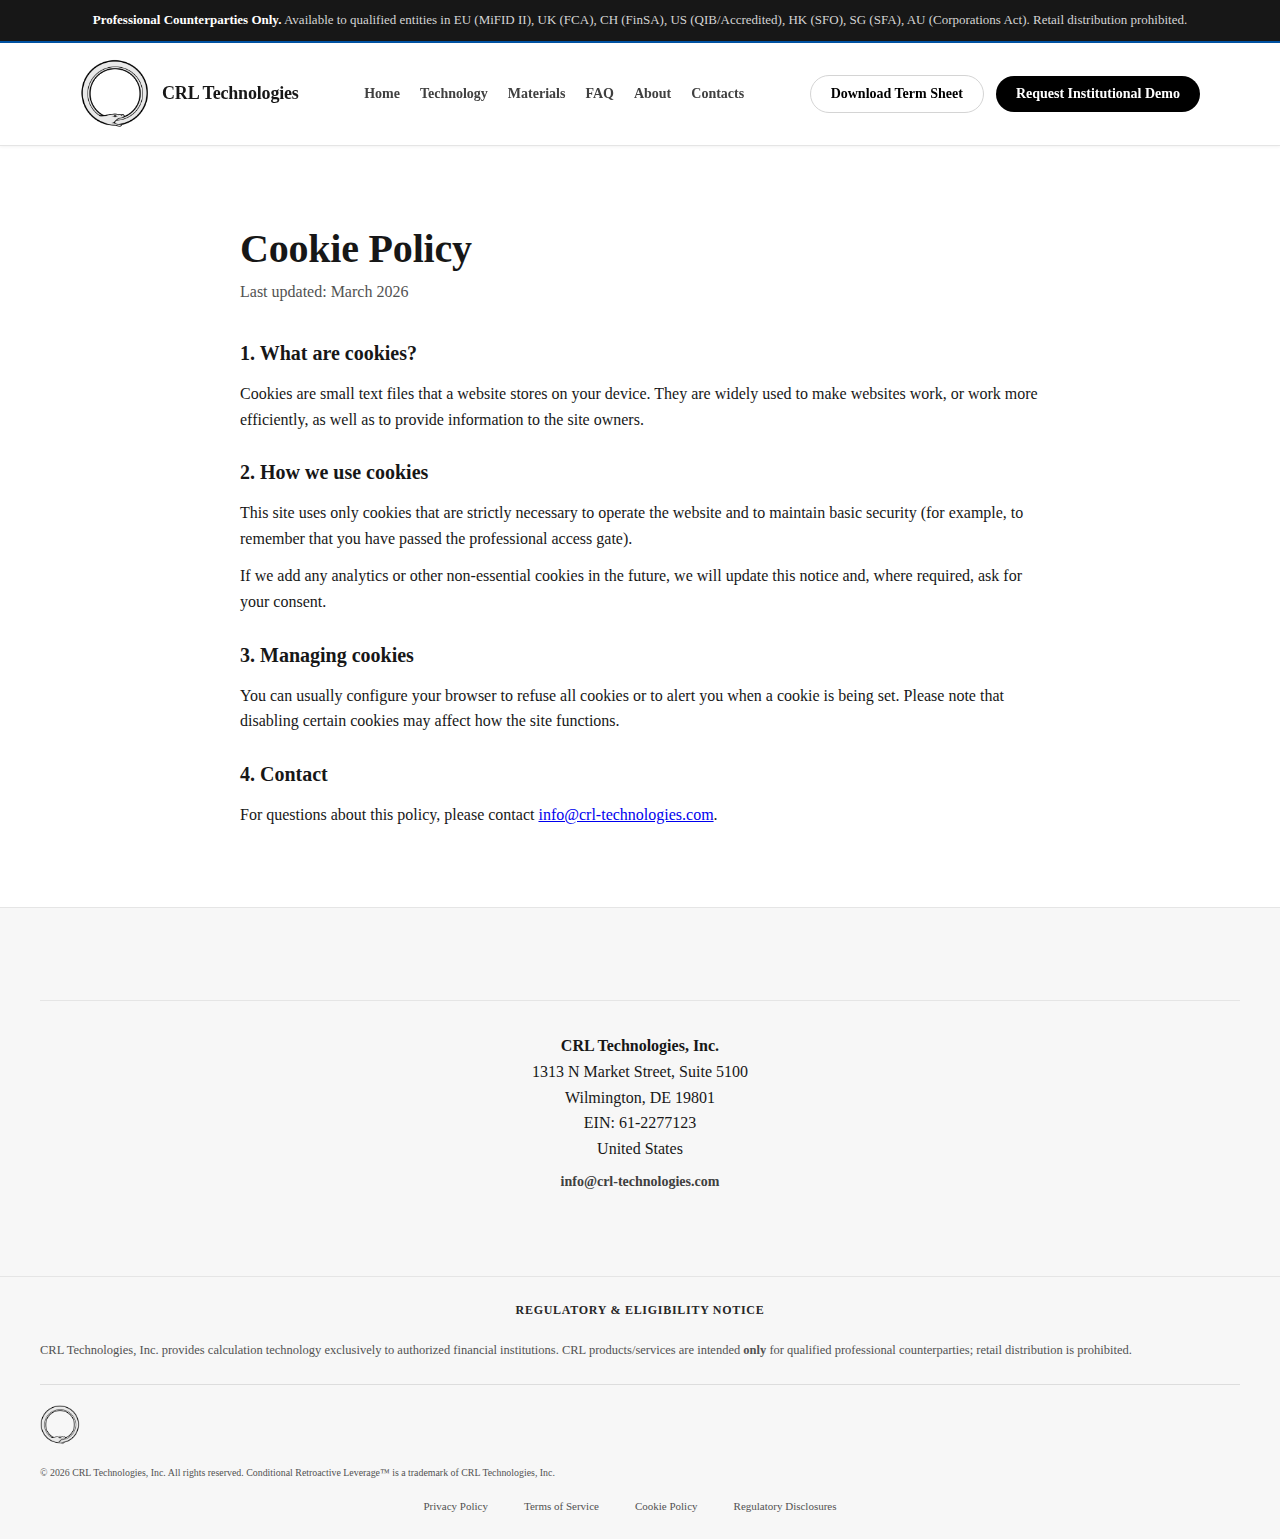
<file: cookies.html>
<!DOCTYPE html>
<html lang="en">
<head>
  <meta charset="UTF-8"/>
  <meta name="viewport" content="width=device-width, initial-scale=1.0"/>
  <title>Cookie Policy – CRL Technologies, Inc.</title>
  <meta name="description" content="Cookie Policy for CRL Technologies website. How we use cookies and similar technologies."/>
  <link rel="canonical" href="https://crl-technologies.com/cookies.html"/>
  <link rel="icon" type="image/png" sizes="32x32" href="images/favicon-32x32.png"/>
  <link rel="icon" type="image/png" sizes="16x16" href="images/favicon-16x16.png"/>
  <link rel="stylesheet" href="css/styles.css">
</head>
<body>
  <a class="visually-hidden" href="#main">Skip to content</a>

  <!-- Professional Notice -->
  <div class="notice">
    <strong>Professional Counterparties Only.</strong>
    Available to qualified entities in EU (MiFID II), UK (FCA), CH (FinSA), US (QIB/Accredited), HK (SFO), SG (SFA), AU (Corporations Act).
    Retail distribution prohibited.
  </div>

  <!-- Navigation -->
  <nav aria-label="Main navigation">
    <div class="nav-wrap">
      <a href="index.html#main" class="brand" aria-label="CRL Technologies Home">
        <img class="logo-img" src="images/logo-crl-serpent.png"
             alt="CRL Technologies" width="32" height="32"
             loading="eager" decoding="async"/>
        <div class="logo-text">CRL Technologies</div>
      </a>
      <div class="nav-links" aria-label="Primary">
        <a href="index.html">Home</a>
        <a href="technology.html">Technology</a>
        <a href="materials.html">Materials</a>
        <a href="faq.html">FAQ</a>
        <a href="about.html">About</a>
        <a href="index.html#contacts">Contacts</a>
      </div>
      <div class="nav-cta-wrapper">
        <button class="nav-cta secondary" data-open-gate type="button">Download Term Sheet</button>
        <button class="nav-cta" data-open-demo type="button">Request Institutional Demo</button>
      </div>
      <button class="hamb" aria-label="Menu" aria-expanded="false"><span></span><span></span><span></span></button>
    </div>
  </nav>

  <main id="main">
    <section class="section">
      <div class="wrap" style="max-width:800px;">
        <h1 class="headline">Cookie Policy</h1>
        <p style="margin-top:8px;color:var(--g600);">Last updated: March 2026</p>

        <div style="margin-top:32px;">
          <h2 style="font-size:1.25rem;margin-bottom:12px;">1. What are cookies?</h2>
          <p>
            Cookies are small text files that a website stores on your device.
            They are widely used to make websites work, or work more efficiently,
            as well as to provide information to the site owners.
          </p>

          <h2 style="font-size:1.25rem;margin:24px 0 12px;">2. How we use cookies</h2>
          <p>
            This site uses only cookies that are strictly necessary to operate
            the website and to maintain basic security (for example, to remember
            that you have passed the professional access gate).
          </p>
          <p style="margin-top:12px;">
            If we add any analytics or other non-essential cookies in the future,
            we will update this notice and, where required, ask for your consent.
          </p>

          <h2 style="font-size:1.25rem;margin:24px 0 12px;">3. Managing cookies</h2>
          <p>
            You can usually configure your browser to refuse all cookies or to
            alert you when a cookie is being set. Please note that disabling
            certain cookies may affect how the site functions.
          </p>

          <h2 style="font-size:1.25rem;margin:24px 0 12px;">4. Contact</h2>
          <p>
            For questions about this policy, please contact
            <a href="mailto:info@crl-technologies.com">info@crl-technologies.com</a>.
          </p>
        </div>
      </div>
    </section>
  </main>

  <!-- Footer -->
  <footer>
    <div class="f-grid">
      <div class="footer-address">
        <strong>CRL Technologies, Inc.</strong><br>
        1313 N Market Street, Suite 5100<br>
        Wilmington, DE 19801<br>
        EIN: 61-2277123<br>
        United States<br>
        <a href="mailto:info@crl-technologies.com">info@crl-technologies.com</a>
      </div>
    </div>
  </footer>

  <!-- Regulatory Disclaimer -->
  <section class="regulatory-disclaimer" aria-labelledby="reg-disclaimer-title">
    <div class="regulatory-content" style="text-align: left;">
      <h3 id="reg-disclaimer-title" style="text-align: center; margin-bottom: 20px;">Regulatory & Eligibility Notice</h3>
      <p style="margin:0 0 8px">
        CRL Technologies, Inc. provides calculation technology exclusively to authorized financial institutions.
        CRL products/services are intended <strong>only</strong> for qualified professional counterparties; retail distribution is prohibited.
      </p>
      <div class="legal" style="margin-top: 24px; padding-top: 20px; border-top: 1px solid #ddd;">
        <img src="images/logo-crl-serpent.png" alt="CRL Technologies" width="40" height="40" style="margin-bottom:8px;vertical-align:middle"/>
        <p style="margin: 12px 0; font-size: 0.9em; line-height: 1.6;">
          © 2026 CRL Technologies, Inc. All rights reserved.
          Conditional Retroactive Leverage™ is a trademark of CRL Technologies, Inc.
        </p>
        <div class="legal-links" style="margin-top: 16px; display: flex; gap: 16px; flex-wrap: wrap; justify-content: center;">
          <a href="/privacy.html">Privacy Policy</a>
          <a href="/terms.html">Terms of Service</a>
          <a href="/cookies.html">Cookie Policy</a>
          <a href="/regulatory.html">Regulatory Disclosures</a>
        </div>
      </div>
    </div>
  </section>

  <script src="js/main.js"></script>
</body>
</html>
</file>
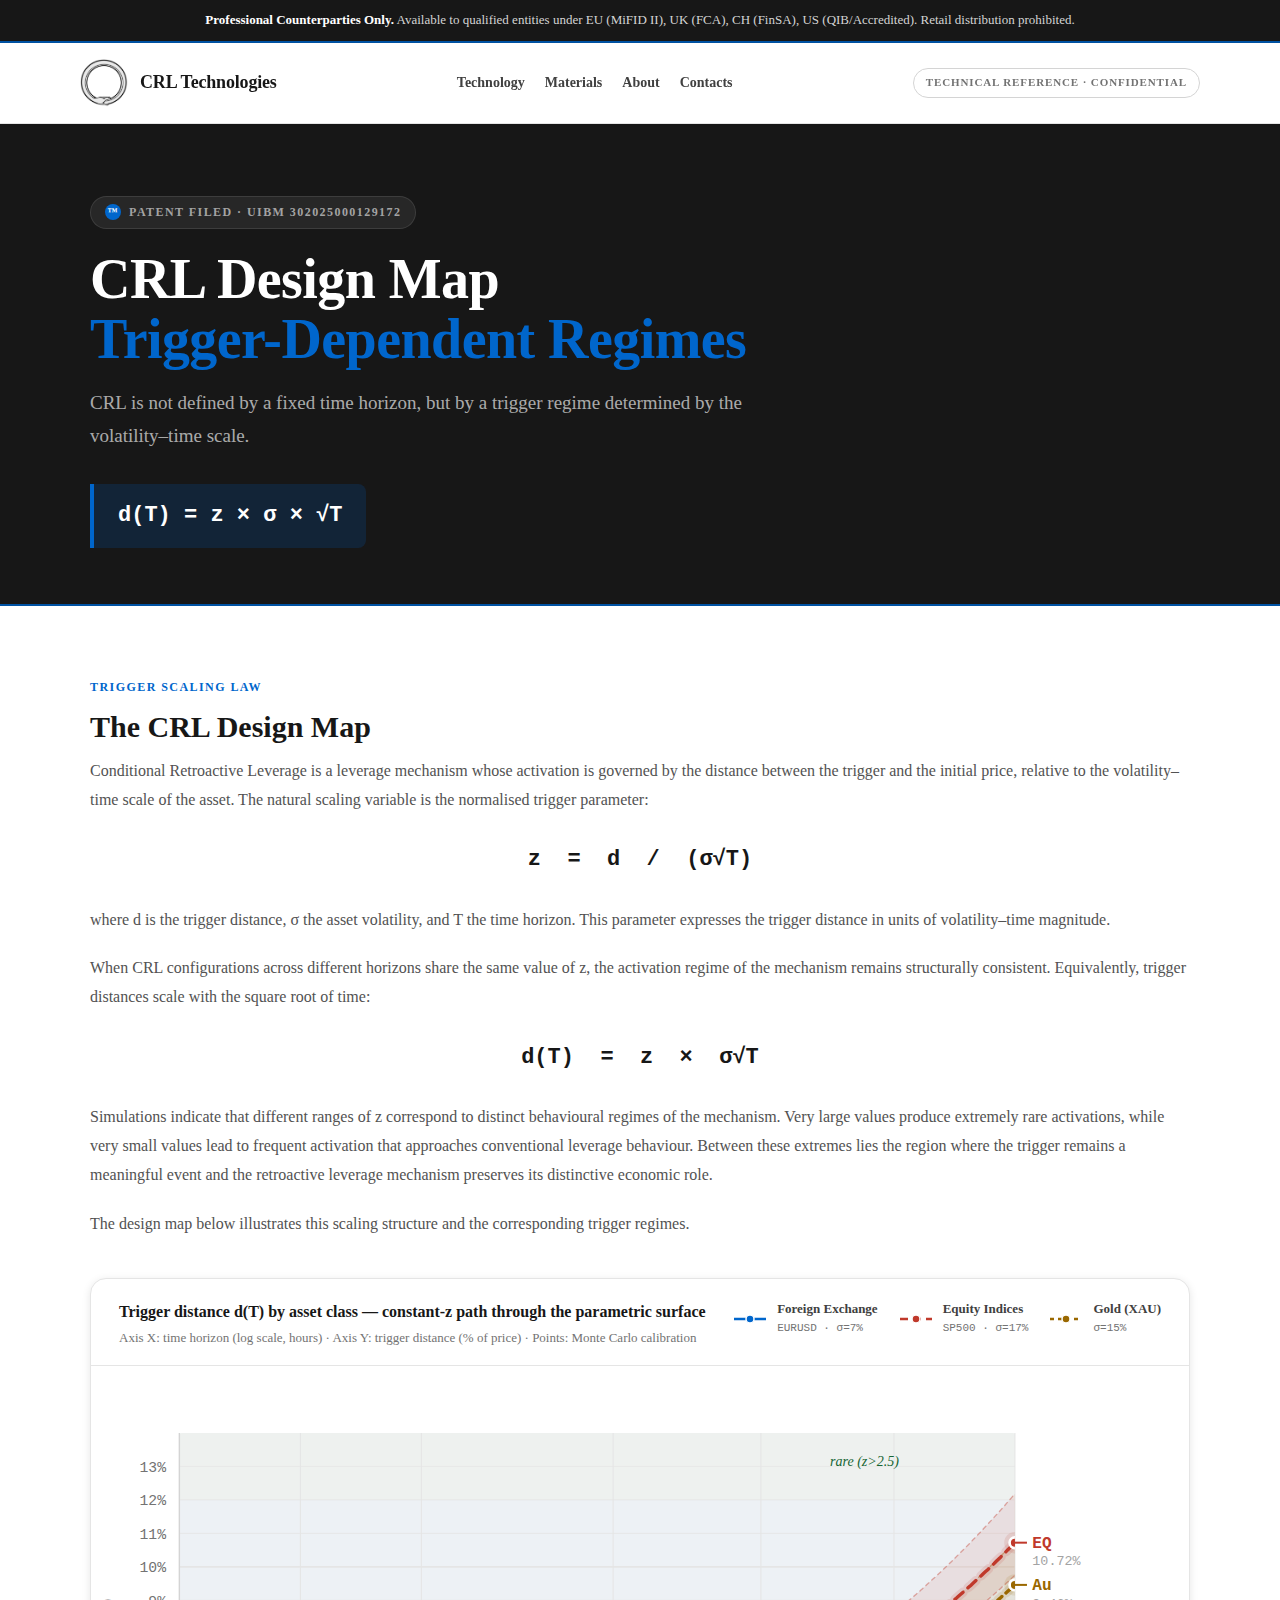
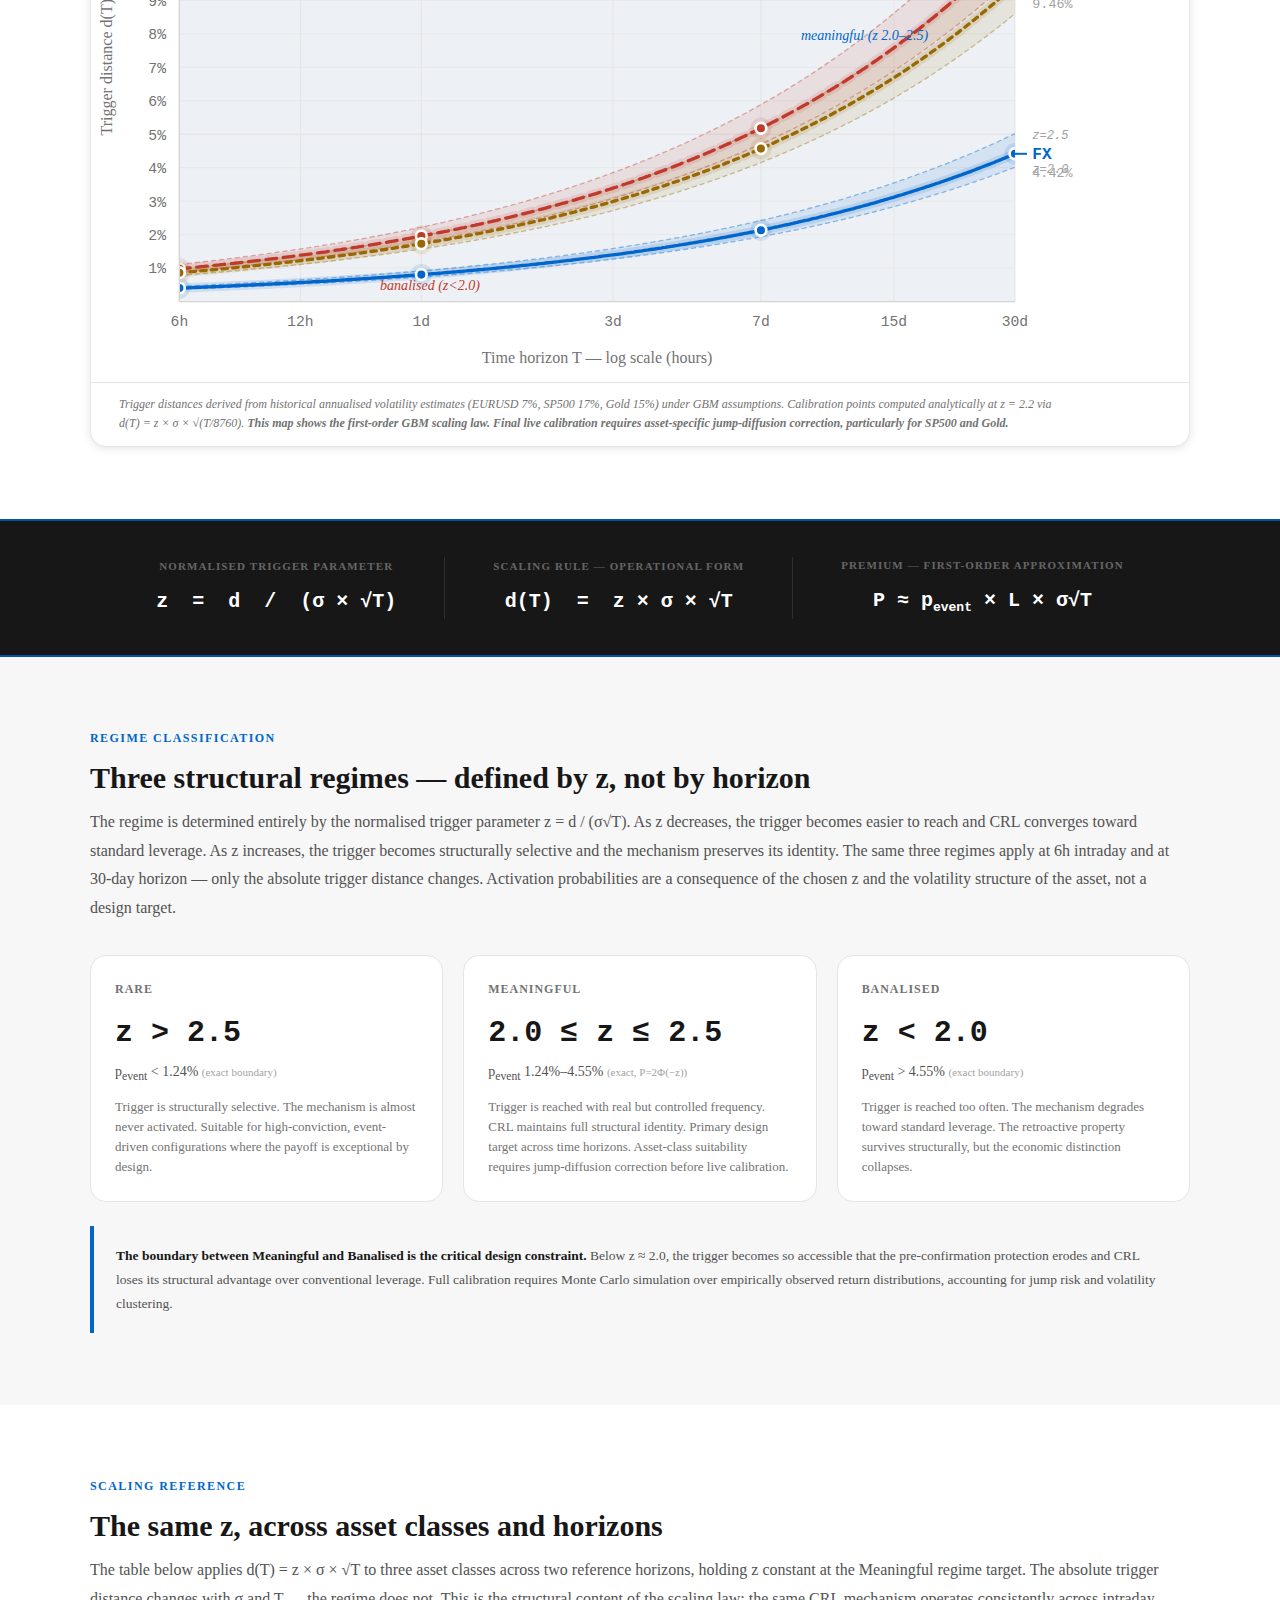
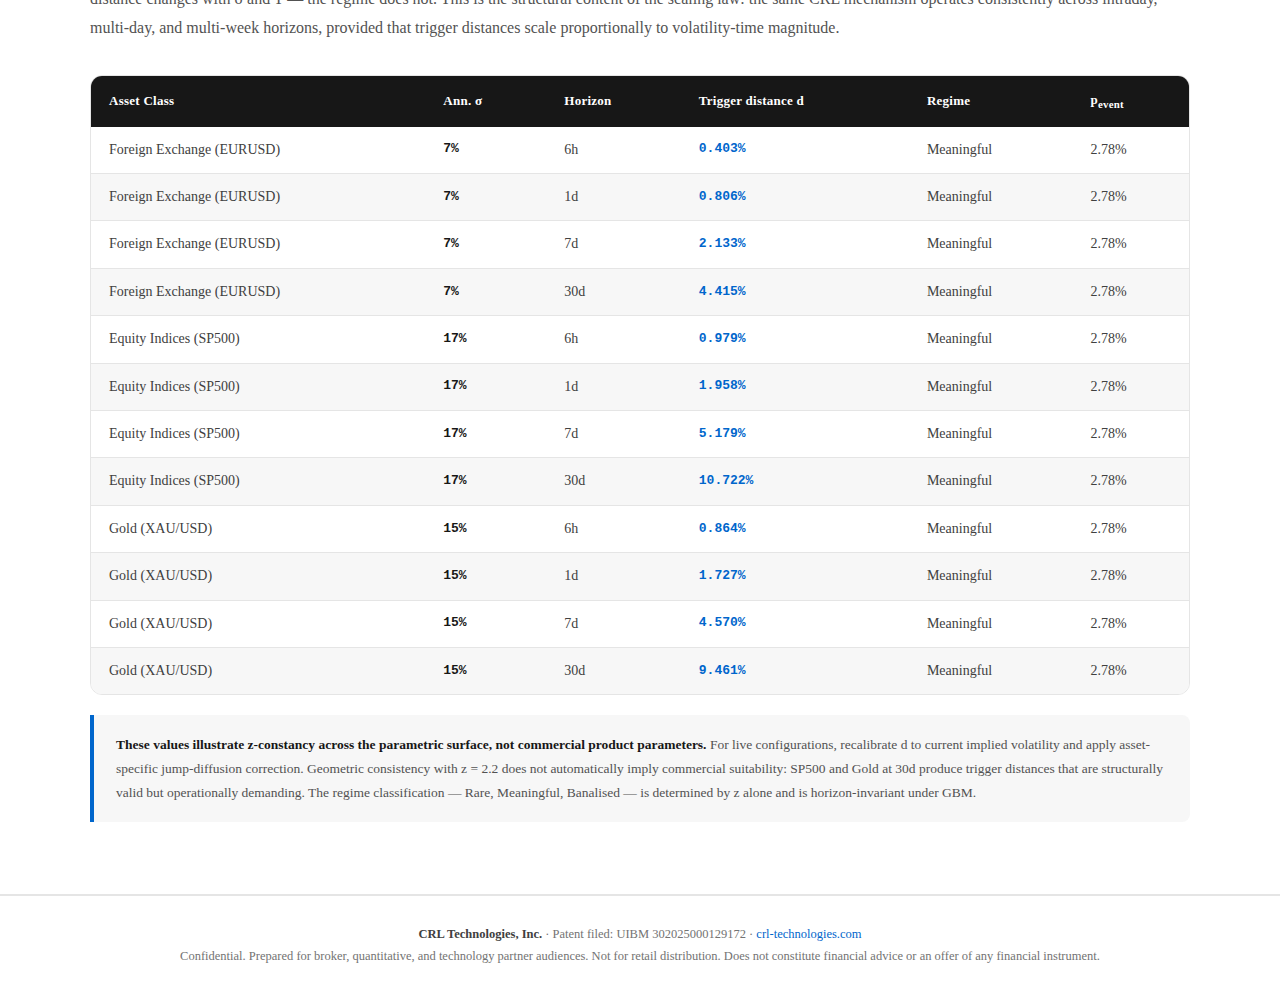
<file: design-map.html>
<!DOCTYPE html>
<html lang="en">
<head>
  <meta charset="UTF-8"/>
  <meta name="viewport" content="width=device-width, initial-scale=1.0"/>
  <title>CRL Design Map — Trigger-Dependent Regimes · CRL Technologies</title>
  <meta name="description" content="CRL Design Map: parametric surface governing trigger distances across time horizons and asset classes. Governing law: d(T) = z × σ × √T."/>
  <style>
    /* ====== RESET & THEME ====== */
    *{margin:0;padding:0;box-sizing:border-box}
    :root{
      --black:#000; --white:#fff;
      --g100:#f7f7f7; --g200:#e5e5e5; --g300:#d4d4d4; --g400:#a3a3a3;
      --g500:#737373; --g600:#525252; --g700:#404040; --g800:#262626; --g900:#171717;
      --accent:#0066cc; --accent-dark:#0052a3;
      --shadow:0 10px 30px rgba(0,0,0,.15);
      --shadow-sm:0 2px 8px rgba(0,0,0,.1);
    }

    html{scroll-behavior:smooth}
    body{
      font-family:"Times New Roman", Times, Georgia, serif;
      background:var(--white); color:var(--g900);
      -webkit-font-smoothing:antialiased;
      line-height:1.6;
    }

    .display{font-size:clamp(44px,7vw,64px);line-height:1.08;letter-spacing:-.01em;font-weight:700}
    .headline{font-size:clamp(28px,4.8vw,40px);line-height:1.14;letter-spacing:-.005em;font-weight:700}
    .caption{font-size:12.5px;color:var(--g600)}
    .visually-hidden{position:absolute!important;height:1px;width:1px;overflow:hidden;clip:rect(1px,1px,1px,1px)}

    /* ====== NOTICE ====== */
    .notice{
      background:var(--g900);color:var(--g300);
      padding:10px 12px;text-align:center;font-size:13px;
      border-bottom:2px solid var(--accent-dark);
    }
    .notice strong{color:#fff}

    /* ====== NAV ====== */
    nav{
      position:sticky;top:0;z-index:1000;
      background:rgba(255,255,255,.97);
      backdrop-filter:blur(20px);-webkit-backdrop-filter:blur(20px);
      border-bottom:1px solid var(--g200);
      box-shadow:0 1px 3px rgba(0,0,0,.05);
    }
    .nav-wrap{
      max-width:1200px;margin:0 auto;padding:16px 40px;
      display:flex;align-items:center;justify-content:space-between;gap:18px
    }
    .brand{display:flex;align-items:center;gap:12px;text-decoration:none;color:var(--g900)}
    .logo-img{
      width:48px;height:48px;object-fit:contain;
      transition:transform .6s cubic-bezier(.2,.8,.2,1);
    }
    .brand:hover .logo-img{transform:rotate(360deg)}
    .logo-text{font-weight:800;font-size:18px;letter-spacing:-.01em}
    .nav-links{display:flex;gap:20px;align-items:center}
    .nav-links a{
      color:var(--g700);text-decoration:none;font-size:14px;font-weight:600;
      transition:color .2s;position:relative;
    }
    .nav-links a:hover{color:var(--black)}
    .nav-links a::after{
      content:'';position:absolute;bottom:-2px;left:0;right:0;
      height:2px;background:var(--accent);transform:scaleX(0);transition:transform 0.2s;
    }
    .nav-links a:hover::after{transform:scaleX(1)}
    .nav-badge{
      font-size:11px;color:var(--g500);letter-spacing:.08em;
      text-transform:uppercase;font-weight:700;
      padding:5px 12px;border:1px solid var(--g300);border-radius:20px;
    }

    /* ====== HERO ====== */
    .page-hero{
      background:var(--g900);
      padding:72px 40px 56px;
      border-bottom:2px solid var(--accent-dark);
    }
    .page-hero .wrap{max-width:1100px;margin:0 auto}
    .patent{
      display:inline-flex;align-items:center;gap:8px;margin-bottom:20px;
      font-size:12px;text-transform:uppercase;letter-spacing:.12em;
      color:var(--g400);font-weight:800;padding:6px 14px;
      background:rgba(255,255,255,.07);border-radius:20px;border:1px solid rgba(255,255,255,.1);
    }
    .patent-icon{
      width:16px;height:16px;background:var(--accent);border-radius:50%;
      display:flex;align-items:center;justify-content:center;color:white;font-size:10px;font-weight:bold;
    }
    .page-hero h1{
      font-size:clamp(36px,5vw,56px);font-weight:700;line-height:1.08;
      letter-spacing:-.01em;color:#fff;margin-bottom:16px;
    }
    .page-hero h1 .highlight{color:var(--accent)}
    .page-hero .sub{
      font-size:clamp(16px,2vw,19px);color:rgba(255,255,255,.65);
      max-width:680px;line-height:1.75;margin-bottom:32px;
    }
    .formula-hero{
      display:inline-block;
      font-family:"Courier New", Courier, monospace;
      font-size:clamp(17px,2.2vw,22px);font-weight:700;
      background:rgba(0,102,204,.18);
      border-left:4px solid var(--accent);
      padding:14px 24px;border-radius:0 8px 8px 0;color:#fff;
    }

    /* ====== SECTIONS ====== */
    .section{padding:72px 40px}
    .section.alt{background:var(--g100)}
    .section .wrap{max-width:1100px;margin:0 auto}
    .section-label{
      font-size:12px;font-weight:700;text-transform:uppercase;
      letter-spacing:.12em;color:var(--accent);margin-bottom:12px;
    }
    .section-title{font-size:clamp(22px,3vw,30px);font-weight:700;color:var(--g900);margin-bottom:12px;line-height:1.2}
    .section-body{font-size:16px;color:var(--g600);line-height:1.8;margin-bottom:32px;}

    /* ====== CHART ====== */
    .chart-outer{
      background:white;border:1px solid var(--g200);border-radius:16px;
      overflow:hidden;box-shadow:var(--shadow-sm);
    }
    .chart-header{
      padding:20px 28px 16px;border-bottom:1px solid var(--g200);
      display:flex;justify-content:space-between;align-items:flex-start;
      flex-wrap:wrap;gap:12px;
    }
    .chart-title-txt{font-size:16px;font-weight:700;color:var(--g900)}
    .chart-sub-txt{font-size:13px;color:var(--g500);margin-top:3px}
    .chart-legend{display:flex;gap:20px;flex-wrap:wrap;align-items:center}
    .legend-item{display:flex;align-items:center;gap:9px;font-size:13px;color:var(--g700)}
    .chart-svg-wrap{position:relative}
    svg.chart{width:100%;display:block;cursor:crosshair}
    .chart-footer{
      padding:12px 28px;border-top:1px solid var(--g200);
      font-size:12px;color:var(--g500);line-height:1.65;font-style:italic;
    }

    /* Tooltip */
    #tooltip{
      position:absolute;display:none;
      background:var(--g900);color:white;
      padding:10px 14px;border-radius:8px;font-size:13px;
      pointer-events:none;white-space:nowrap;z-index:20;
      box-shadow:0 4px 20px rgba(0,0,0,.35);
      border:1px solid rgba(0,102,204,.4);
    }
    #tooltip .tt-row{display:flex;gap:10px;margin-bottom:3px}
    #tooltip .tt-label{color:rgba(255,255,255,.45);width:62px;font-size:12px}
    #tooltip .tt-val{font-weight:700;font-family:monospace}
    #tooltip .tt-asset{margin-top:6px;padding-top:6px;border-top:1px solid rgba(255,255,255,.1);font-size:12px}

    /* ====== FORMULA STRIP ====== */
    .formula-strip{
      background:var(--g900);
      padding:36px 40px;
      display:flex;justify-content:center;gap:48px;flex-wrap:wrap;align-items:center;
      border-top:2px solid var(--accent-dark);
      border-bottom:2px solid var(--accent-dark);
    }
    .formula-item{text-align:center}
    .f-label{font-size:11px;font-weight:700;text-transform:uppercase;letter-spacing:.1em;color:rgba(255,255,255,.35);margin-bottom:10px}
    .f-eq{
      font-family:"Courier New",Courier,monospace;font-size:clamp(16px,2vw,20px);
      font-weight:700;color:#fff;
    }
    .f-sep{width:1px;background:rgba(255,255,255,.1);align-self:stretch}

    /* ====== REGIME CARDS ====== */
    .regime-grid{display:grid;grid-template-columns:repeat(auto-fit,minmax(240px,1fr));gap:20px;margin-top:8px}
    .card{
      background:#fff;border:1px solid var(--g200);border-radius:16px;padding:24px;
      transition:all 0.2s;position:relative;overflow:hidden;
    }
    .card:hover{border-color:var(--accent);box-shadow:var(--shadow);transform:translateY(-3px)}
    .card::before{
      content:'';position:absolute;top:0;left:0;right:0;height:4px;
      background:var(--accent);transform:scaleX(0);transition:transform 0.3s;
    }
    .card:hover::before{transform:scaleX(1)}
    .card.aggressive::before{background:#c0392b}
    .card.standard::before{background:var(--accent)}
    .card.rare::before{background:#166534}
    .regime-name{font-size:12px;font-weight:700;text-transform:uppercase;letter-spacing:.08em;color:var(--g500);margin-bottom:10px}
    .regime-z{font-family:monospace;font-size:30px;font-weight:700;color:var(--g900);margin-bottom:4px}
    .regime-p{font-size:14px;color:var(--g600);margin-bottom:10px}
    .regime-desc{font-size:13px;color:var(--g500);line-height:1.55}

    /* ====== DATA TABLE ====== */
    .table-scroll{overflow-x:auto;border-radius:12px;border:1px solid var(--g200)}
    table.data-table{width:100%;border-collapse:collapse;font-size:14px}
    table.data-table thead tr{background:var(--g900);color:white}
    table.data-table th{padding:14px 18px;text-align:left;font-weight:700;font-size:13px;letter-spacing:.02em}
    table.data-table td{padding:12px 18px;border-bottom:1px solid var(--g200);color:var(--g700)}
    table.data-table tr:last-child td{border-bottom:none}
    table.data-table tr:nth-child(even) td{background:var(--g100)}
    table.data-table td.mono{font-family:monospace;font-size:13px;color:var(--g900);font-weight:700}
    table.data-table td.accent{color:var(--accent);font-weight:700}

    /* Callout */
    .callout{
      background:var(--g100);border-left:4px solid var(--accent);
      padding:18px 22px;border-radius:0 8px 8px 0;margin-top:24px;
    }
    .callout p{font-size:13.5px;color:var(--g600);line-height:1.75;margin:0}
    .callout strong{color:var(--g900)}

    /* ====== FOOTER ====== */
    .site-footer{
      border-top:2px solid var(--g200);padding:28px 40px;text-align:center;
      font-size:12.5px;color:var(--g500);line-height:1.75;
    }
    .site-footer strong{color:var(--g700)}
    .site-footer a{color:var(--accent);text-decoration:none}

    /* ====== RESPONSIVE ====== */
    @media(max-width:768px){
      .nav-wrap{padding:12px 20px;gap:12px}
      .nav-links{display:none}
      .page-hero{padding:48px 20px 40px}
      .formula-strip{gap:28px;padding:28px 20px}
      .f-sep{display:none}
      .section{padding:48px 20px}
      .chart-header{flex-direction:column}
    }
  </style>
</head>
<body>

<a class="visually-hidden" href="#main">Skip to content</a>

<!-- Notice -->
<div class="notice">
  <strong>Professional Counterparties Only.</strong>
  Available to qualified entities under EU&nbsp;(MiFID&nbsp;II), UK&nbsp;(FCA), CH&nbsp;(FinSA), US&nbsp;(QIB/Accredited).
  Retail distribution prohibited.
</div>

<!-- Nav -->
<nav>
  <div class="nav-wrap">
    <a href="https://crl-technologies.com" class="brand">
      <img class="logo-img" src="images/logo-crl-serpent.png"
            alt="CRL Technologies" width="32" height="32"
            loading="eager" decoding="async"/>      <div class="logo-text">CRL Technologies</div>
    </a>
    <div class="nav-links">
      <a href="https://crl-technologies.com/technology.html">Technology</a>
      <a href="https://crl-technologies.com/materials.html">Materials</a>
      <a href="https://crl-technologies.com/about.html">About</a>
      <a href="https://crl-technologies.com#contacts">Contacts</a>
    </div>
    <div class="nav-badge">Technical Reference &middot; Confidential</div>
  </div>
</nav>

<!-- Hero -->
<div class="page-hero" id="main">
  <div class="wrap">
    <div class="patent">
      <div class="patent-icon">™</div>
      Patent filed &middot; UIBM 302025000129172
    </div>
    <h1>CRL Design Map<br/><span class="highlight">Trigger-Dependent Regimes</span></h1>
    <p class="sub">
      CRL is not defined by a fixed time horizon, but by a trigger regime
      determined by the volatility&ndash;time scale.
    </p>
    <div class="formula-hero">d(T) = z &times; &sigma; &times; &radic;T</div>
  </div>
</div>

<!-- Theory intro -->
<div class="section">
  <div class="wrap">
    <div class="section-label">Trigger Scaling Law</div>
    <div class="section-title">The CRL Design Map</div>

    <p class="section-body" style="margin-bottom:20px;">
      Conditional Retroactive Leverage is a leverage mechanism whose activation is governed by the distance
      between the trigger and the initial price, relative to the volatility&ndash;time scale of the asset.
      The natural scaling variable is the normalised trigger parameter:
    </p>

    <div style="text-align:center;margin:28px 0;font-family:'Courier New',monospace;font-size:22px;font-weight:700;color:var(--g900);">
      z &nbsp;=&nbsp; d &nbsp;/&nbsp; (&sigma;&radic;T)
    </div>

    <p class="section-body" style="margin-bottom:20px;">
      where d is the trigger distance, &sigma; the asset volatility, and T the time horizon.
      This parameter expresses the trigger distance in units of volatility&ndash;time magnitude.
    </p>

    <p class="section-body" style="margin-bottom:20px;">
      When CRL configurations across different horizons share the same value of z, the activation
      regime of the mechanism remains structurally consistent. Equivalently, trigger distances
      scale with the square root of time:
    </p>

    <div style="text-align:center;margin:28px 0;font-family:'Courier New',monospace;font-size:22px;font-weight:700;color:var(--g900);">
      d(T) &nbsp;=&nbsp; z &nbsp;&times;&nbsp; &sigma;&radic;T
    </div>

    <p class="section-body" style="margin-bottom:20px;">
      Simulations indicate that different ranges of z correspond to distinct behavioural regimes
      of the mechanism. Very large values produce extremely rare activations, while very small
      values lead to frequent activation that approaches conventional leverage behaviour.
      Between these extremes lies the region where the trigger remains a meaningful event
      and the retroactive leverage mechanism preserves its distinctive economic role.
    </p>

    <p class="section-body" style="margin-bottom:40px;">
      The design map below illustrates this scaling structure and the corresponding trigger regimes.
    </p>

    <div class="chart-outer">
      <div class="chart-header">
        <div>
          <div class="chart-title-txt">Trigger distance d(T) by asset class &mdash; constant-z path through the parametric surface</div>
          <div class="chart-sub-txt">Axis X: time horizon (log scale, hours) &middot; Axis Y: trigger distance (% of price) &middot; Points: Monte Carlo calibration</div>
        </div>
        <div class="chart-legend" id="legend"></div>
      </div>

      <div class="chart-svg-wrap" id="chartWrap">
        <div id="tooltip">
          <div class="tt-row"><span class="tt-label">Horizon</span><span class="tt-val" id="tt-T"></span></div>
          <div class="tt-row"><span class="tt-label">d (cursor)</span><span class="tt-val" id="tt-d"></span></div>
          <div class="tt-asset" id="tt-asset"></div>
        </div>
        <svg class="chart" id="svgChart" viewBox="0 0 820 460"></svg>
      </div>

      <div class="chart-footer">
        Trigger distances derived from historical annualised volatility estimates (EURUSD&nbsp;7%, SP500&nbsp;17%, Gold&nbsp;15%) under GBM assumptions.
        Calibration points computed analytically at z&nbsp;=&nbsp;2.2 via d(T)&nbsp;=&nbsp;z&nbsp;&times;&nbsp;&sigma;&nbsp;&times;&nbsp;&radic;(T/8760).
        <strong>This map shows the first-order GBM scaling law. Final live calibration requires asset-specific jump-diffusion correction, particularly for SP500 and Gold.</strong>
      </div>
    </div>
  </div>
</div>

<!-- Formula strip -->
<div class="formula-strip">
  <div class="formula-item">
    <div class="f-label">Normalised trigger parameter</div>
    <div class="f-eq">z &nbsp;=&nbsp; d &nbsp;/&nbsp; (&sigma; &times; &radic;T)</div>
  </div>
  <div class="f-sep"></div>
  <div class="formula-item">
    <div class="f-label">Scaling rule &mdash; operational form</div>
    <div class="f-eq">d(T) &nbsp;=&nbsp; z &times; &sigma; &times; &radic;T</div>
  </div>
  <div class="f-sep"></div>
  <div class="formula-item">
    <div class="f-label">Premium &mdash; first-order approximation</div>
    <div class="f-eq">P &asymp; p<sub style="font-size:13px">event</sub> &times; L &times; &sigma;&radic;T</div>
  </div>
</div>

<!-- Regime section -->
<div class="section alt">
  <div class="wrap">
    <div class="section-label">Regime Classification</div>
    <div class="section-title">Three structural regimes — defined by z, not by horizon</div>
    <p class="section-body">
      The regime is determined entirely by the normalised trigger parameter z&nbsp;=&nbsp;d&nbsp;/&nbsp;(&sigma;&radic;T).
      As z decreases, the trigger becomes easier to reach and CRL converges toward standard leverage.
      As z increases, the trigger becomes structurally selective and the mechanism preserves its identity.
      The same three regimes apply at 6h intraday and at 30-day horizon &mdash; only the absolute trigger distance changes.
      Activation probabilities are a consequence of the chosen z and the volatility structure of the asset, not a design target.
    </p>
    <div class="regime-grid">
      <div class="card rare">
        <div class="regime-name">Rare</div>
        <div class="regime-z">z &gt; 2.5</div>
        <div class="regime-p">p<sub>event</sub> &lt; 1.24% <span style="font-size:11px;color:var(--g400)">(exact boundary)</span></div>
        <div class="regime-desc">Trigger is structurally selective. The mechanism is almost never activated. Suitable for high-conviction, event-driven configurations where the payoff is exceptional by design.</div>
      </div>
      <div class="card standard">
        <div class="regime-name">Meaningful</div>
        <div class="regime-z">2.0 &le; z &le; 2.5</div>
        <div class="regime-p">p<sub>event</sub> 1.24%&ndash;4.55% <span style="font-size:11px;color:var(--g400)">(exact, P=2&Phi;(&minus;z))</span></div>
        <div class="regime-desc">Trigger is reached with real but controlled frequency. CRL maintains full structural identity. Primary design target across time horizons. Asset-class suitability requires jump-diffusion correction before live calibration.</div>
      </div>
      <div class="card aggressive">
        <div class="regime-name">Banalised</div>
        <div class="regime-z">z &lt; 2.0</div>
        <div class="regime-p">p<sub>event</sub> &gt; 4.55% <span style="font-size:11px;color:var(--g400)">(exact boundary)</span></div>
        <div class="regime-desc">Trigger is reached too often. The mechanism degrades toward standard leverage. The retroactive property survives structurally, but the economic distinction collapses.</div>
      </div>
    </div>
    <div class="callout">
      <p>
        <strong>The boundary between Meaningful and Banalised is the critical design constraint.</strong>
        Below z&nbsp;&asymp;&nbsp;2.0, the trigger becomes so accessible that the pre-confirmation protection erodes and CRL loses its structural advantage over conventional leverage. Full calibration requires Monte Carlo simulation over empirically observed return distributions, accounting for jump risk and volatility clustering.
      </p>
    </div>
  </div>
</div>

<!-- Scaling table -->
<div class="section">
  <div class="wrap">
    <div class="section-label">Scaling Reference</div>
    <div class="section-title">The same z, across asset classes and horizons</div>
    <p class="section-body">
      The table below applies d(T)&nbsp;=&nbsp;z&nbsp;&times;&nbsp;&sigma;&nbsp;&times;&nbsp;&radic;T to three asset classes across two reference horizons,
      holding z constant at the Meaningful regime target. The absolute trigger distance changes with &sigma; and T &mdash; the regime does not.
      This is the structural content of the scaling law: the same CRL mechanism operates consistently across intraday, multi-day,
      and multi-week horizons, provided that trigger distances scale proportionally to volatility-time magnitude.
    </p>
    <div class="table-scroll">
      <table class="data-table">
        <thead>
          <tr>
            <th>Asset Class</th>
            <th>Ann. &sigma;</th>
            <th>Horizon</th>
            <th>Trigger distance d</th>
            <th>Regime</th>
            <th>p<sub>event</sub></th>
          </tr>
        </thead>
        <tbody>
          <tr><td>Foreign Exchange (EURUSD)</td><td class="mono">7%</td><td>6h</td><td class="mono accent">0.403%</td><td>Meaningful</td><td>2.78%</td></tr>
          <tr><td>Foreign Exchange (EURUSD)</td><td class="mono">7%</td><td>1d</td><td class="mono accent">0.806%</td><td>Meaningful</td><td>2.78%</td></tr>
          <tr><td>Foreign Exchange (EURUSD)</td><td class="mono">7%</td><td>7d</td><td class="mono accent">2.133%</td><td>Meaningful</td><td>2.78%</td></tr>
          <tr><td>Foreign Exchange (EURUSD)</td><td class="mono">7%</td><td>30d</td><td class="mono accent">4.415%</td><td>Meaningful</td><td>2.78%</td></tr>
          <tr><td>Equity Indices (SP500)</td><td class="mono">17%</td><td>6h</td><td class="mono accent">0.979%</td><td>Meaningful</td><td>2.78%</td></tr>
          <tr><td>Equity Indices (SP500)</td><td class="mono">17%</td><td>1d</td><td class="mono accent">1.958%</td><td>Meaningful</td><td>2.78%</td></tr>
          <tr><td>Equity Indices (SP500)</td><td class="mono">17%</td><td>7d</td><td class="mono accent">5.179%</td><td>Meaningful</td><td>2.78%</td></tr>
          <tr><td>Equity Indices (SP500)</td><td class="mono">17%</td><td>30d</td><td class="mono accent">10.722%</td><td>Meaningful</td><td>2.78%</td></tr>
          <tr><td>Gold (XAU/USD)</td><td class="mono">15%</td><td>6h</td><td class="mono accent">0.864%</td><td>Meaningful</td><td>2.78%</td></tr>
          <tr><td>Gold (XAU/USD)</td><td class="mono">15%</td><td>1d</td><td class="mono accent">1.727%</td><td>Meaningful</td><td>2.78%</td></tr>
          <tr><td>Gold (XAU/USD)</td><td class="mono">15%</td><td>7d</td><td class="mono accent">4.570%</td><td>Meaningful</td><td>2.78%</td></tr>
          <tr><td>Gold (XAU/USD)</td><td class="mono">15%</td><td>30d</td><td class="mono accent">9.461%</td><td>Meaningful</td><td>2.78%</td></tr>
        </tbody>
      </table>
    </div>
    <div class="callout" style="margin-top:20px">
      <p>
        <strong>These values illustrate z-constancy across the parametric surface, not commercial product parameters.</strong>
        For live configurations, recalibrate d to current implied volatility and apply asset-specific jump-diffusion correction.
        Geometric consistency with z&nbsp;=&nbsp;2.2 does not automatically imply commercial suitability: SP500 and Gold at 30d produce trigger distances that are structurally valid but operationally demanding.
        The regime classification &mdash; Rare, Meaningful, Banalised &mdash; is determined by z alone and is horizon-invariant under GBM.
      </p>
    </div>
  </div>
</div>

<!-- Footer -->
<footer class="site-footer">
  <strong>CRL Technologies, Inc.</strong> &middot;
  Patent filed: UIBM 302025000129172 &middot;
  <a href="https://crl-technologies.com">crl-technologies.com</a><br/>
  Confidential. Prepared for broker, quantitative, and technology partner audiences.
  Not for retail distribution. Does not constitute financial advice or an offer of any financial instrument.
</footer>

<script>
// ── Chart engine — exact formula d(T) = z·σ·√(T/8760) ──────────────────────
const SVG_W = 820, SVG_H = 460;
const PAD   = { t:50, r:130, b:60, l:66 };
const CW    = SVG_W - PAD.l - PAD.r;
const CH    = SVG_H - PAD.t  - PAD.b;

const T_MIN = 6, T_MAX = 720;
const D_MIN = 0, D_MAX = 14;

const xLog = T => Math.log(T/T_MIN) / Math.log(T_MAX/T_MIN) * CW;
const yLin = d => CH * (1 - (d - D_MIN)/(D_MAX - D_MIN));
const clY  = y => Math.max(0, Math.min(CH, y));
const xInv = x => T_MIN * Math.pow(T_MAX/T_MIN, x/CW);
const yInv = y => D_MIN + (1 - y/CH) * (D_MAX - D_MIN);

const HOURS_PER_YEAR = 8760;
const N  = 400;
const Ts = Array.from({length:N}, (_,i) => T_MIN * Math.pow(T_MAX/T_MIN, i/(N-1)));

// Exact: d(T) = z * sigma * sqrt(T / HOURS_PER_YEAR) * 100  [in %]
const exactFn = (sigma, z) => T => z * sigma * Math.sqrt(T / HOURS_PER_YEAR) * 100;

const Z_MAIN = 2.2, Z_LO = 2.0, Z_HI = 2.5;

const ASSETS = [
  { name:"Foreign Exchange", sub:"EURUSD \u00b7 \u03c3=7%",  abbr:"FX",
    color:"#0066cc", dash:"",    sigma:0.07,
    pts:[{T:6,d:0.403},{T:24,d:0.806},{T:168,d:2.133},{T:720,d:4.415}] },
  { name:"Equity Indices",   sub:"SP500 \u00b7 \u03c3=17%",  abbr:"EQ",
    color:"#c0392b", dash:"8,5", sigma:0.17,
    pts:[{T:6,d:0.979},{T:24,d:1.958},{T:168,d:5.179},{T:720,d:10.722}] },
  { name:"Gold (XAU)",       sub:"\u03c3=15%",               abbr:"Au",
    color:"#9a6800", dash:"4,4", sigma:0.15,
    pts:[{T:6,d:0.864},{T:24,d:1.727},{T:168,d:4.570},{T:720,d:9.461}] },
];
ASSETS.forEach(a => {
  a.fn   = exactFn(a.sigma, Z_MAIN);
  a.fnLo = exactFn(a.sigma, Z_LO);
  a.fnHi = exactFn(a.sigma, Z_HI);
});

const TGRID = [6,12,24,72,168,360,720];
const TLABS = {6:"6h",12:"12h",24:"1d",72:"3d",168:"7d",360:"15d",720:"30d"};
const DGRID = [1,2,3,4,5,6,7,8,9,10,11,12,13];
const fmtT  = T => T < 24 ? `${Math.round(T)}h` : `${(T/24).toFixed(1)}d`;

const linePath = fn =>
  "M" + Ts.map(T => `${xLog(T).toFixed(1)},${clY(yLin(fn(T))).toFixed(1)}`).join("L");

const betweenPath = (fnLo, fnHi) => {
  const f = Ts.map(T => `${xLog(T).toFixed(1)},${clY(yLin(fnHi(T))).toFixed(1)}`);
  const r = [...Ts].reverse().map(T => `${xLog(T).toFixed(1)},${clY(yLin(fnLo(T))).toFixed(1)}`);
  return `M${f.join("L")}L${r.join("L")}Z`;
};

const NS = "http://www.w3.org/2000/svg";
const mk = (tag, a={}, txt=null) => {
  const e = document.createElementNS(NS, tag);
  for(const [k,v] of Object.entries(a)) e.setAttribute(k,v);
  if(txt!==null) e.textContent = txt;
  return e;
};

function buildChart() {
  const svg = document.getElementById("svgChart");
  svg.innerHTML = "";

  const defs = mk("defs");
  const clip = mk("clipPath", {id:"cp"});
  clip.appendChild(mk("rect", {x:0,y:0,width:CW,height:CH}));
  defs.appendChild(clip);
  svg.appendChild(defs);

  const g = mk("g", {transform:`translate(${PAD.l},${PAD.t})`});
  svg.appendChild(g);

  g.appendChild(mk("rect",{x:0,y:0,width:CW,height:CH,fill:"#f7f7f7",rx:2}));

  // Subtle regime tints
  [
    {y1:yLin(D_MAX), y2:yLin(12), fill:"#166534", op:0.04},
    {y1:yLin(12),    y2:yLin(0),  fill:"#0066cc", op:0.04},
  ].forEach(b => g.appendChild(mk("rect",{x:0,y:b.y1,width:CW,
    height:b.y2-b.y1,fill:b.fill,"fill-opacity":b.op})));

  // Grid
  DGRID.forEach(d => {
    const y = yLin(d);
    g.appendChild(mk("line",{x1:0,y1:y,x2:CW,y2:y,
      stroke:"#e5e5e5","stroke-width":d%5===0?1.2:0.6}));
    g.appendChild(mk("text",{x:-10,y:y+4,fill:"#737373","font-size":11,
      "text-anchor":"end","font-family":"monospace"}, `${d}%`));
  });
  TGRID.forEach(T => {
    const x = xLog(T);
    g.appendChild(mk("line",{x1:x,y1:0,x2:x,y2:CH,stroke:"#e5e5e5","stroke-width":0.8}));
    g.appendChild(mk("text",{x,y:CH+18,fill:"#737373","font-size":11,
      "text-anchor":"middle","font-family":"monospace"}, TLABS[T]));
  });

  const cg = mk("g",{"clip-path":"url(#cp)"});
  g.appendChild(cg);

  // Meaningful band per asset (z=2.0 to z=2.5)
  ASSETS.forEach(a => cg.appendChild(mk("path",{
    d:betweenPath(a.fnLo,a.fnHi),fill:a.color,"fill-opacity":0.10})));

  // Boundary curves z=2.0 and z=2.5
  ASSETS.forEach(a => [a.fnLo,a.fnHi].forEach(fn => {
    const p = mk("path",{d:linePath(fn),fill:"none",
      stroke:a.color,"stroke-width":1,"stroke-opacity":0.4,
      "stroke-dasharray":"3,3","stroke-linecap":"round"});
    cg.appendChild(p);
  }));

  // Glow + main curves z=2.2
  ASSETS.forEach(a => {
    const glow = mk("path",{d:linePath(a.fn),fill:"none",
      stroke:a.color,"stroke-width":7,"stroke-opacity":0.13,"stroke-linecap":"round"});
    if(a.dash) glow.setAttribute("stroke-dasharray",a.dash);
    cg.appendChild(glow);
    const main = mk("path",{d:linePath(a.fn),fill:"none",
      stroke:a.color,"stroke-width":2.5,"stroke-linecap":"round"});
    if(a.dash) main.setAttribute("stroke-dasharray",a.dash);
    cg.appendChild(main);
  });

  // 4 calibration dots per asset
  ASSETS.forEach(a => a.pts.forEach(pt => {
    const cx=xLog(pt.T), cy=clY(yLin(pt.d));
    cg.appendChild(mk("circle",{cx,cy,r:8,fill:a.color,"fill-opacity":0.12}));
    cg.appendChild(mk("circle",{cx,cy,r:4,fill:a.color,stroke:"white","stroke-width":2}));
  }));

  // Right labels
  ASSETS.forEach(a => {
    const y = clY(yLin(a.fn(720)));
    g.appendChild(mk("line",{x1:CW,y1:y,x2:CW+9,y2:y,stroke:a.color,"stroke-width":1.5}));
    g.appendChild(mk("text",{x:CW+13,y:y+4,fill:a.color,
      "font-size":12,"font-weight":"bold","font-family":"monospace"}, a.abbr));
    g.appendChild(mk("text",{x:CW+13,y:y+17,fill:"#a3a3a3",
      "font-size":10,"font-family":"monospace"}, `${a.fn(720).toFixed(2)}%`));
  });

  // z boundary labels on right
  [{z:Z_LO,label:"z=2.0"},{z:Z_HI,label:"z=2.5"}].forEach(({z,label}) => {
    const y = clY(yLin(exactFn(ASSETS[0].sigma,z)(720)));
    g.appendChild(mk("text",{x:CW+13,y:y+4,fill:"#a3a3a3",
      "font-size":9,"font-family":"monospace","font-style":"italic"}, label));
  });

  // Zone annotations
  [
    {x:CW*0.82,y:yLin(13.0),txt:"rare (z>2.5)",          col:"#166534"},
    {x:CW*0.82,y:yLin(7.8), txt:"meaningful (z 2.0\u20132.5)",col:"#0066cc"},
    {x:CW*0.30,y:yLin(0.35),txt:"banalised (z<2.0)",     col:"#c0392b"},
  ].forEach(z => g.appendChild(mk("text",{
    x:z.x,y:z.y,fill:z.col,"font-size":10.5,"text-anchor":"middle",
    "font-style":"italic","font-family":"Times New Roman, serif"}, z.txt)));

  // Crosshair
  const crossV = mk("line",{x1:0,y1:0,x2:0,y2:CH,
    stroke:"#a3a3a3","stroke-width":1,"stroke-dasharray":"4,3",id:"crossV",display:"none"});
  const crossH = mk("line",{x1:0,y1:0,x2:CW,y2:0,
    stroke:"#a3a3a3","stroke-width":1,"stroke-dasharray":"4,3",id:"crossH",display:"none"});
  g.appendChild(crossV); g.appendChild(crossH);

  // Axes
  g.appendChild(mk("line",{x1:0,y1:CH,x2:CW,y2:CH,stroke:"#d4d4d4","stroke-width":1}));
  g.appendChild(mk("line",{x1:0,y1:0,x2:0,y2:CH,stroke:"#d4d4d4","stroke-width":1}));
  g.appendChild(mk("text",{x:CW/2,y:CH+46,fill:"#737373","font-size":12,
    "text-anchor":"middle"}, "Time horizon T \u2014 log scale (hours)"));
  g.appendChild(mk("text",{transform:`translate(-50,${CH/2}) rotate(-90)`,
    fill:"#737373","font-size":12,"text-anchor":"middle"}, "Trigger distance d(T)"));
}

function buildLegend() {
  const leg = document.getElementById("legend");
  ASSETS.forEach(a => {
    const item = document.createElement("div");
    item.className = "legend-item";
    const svg = document.createElementNS(NS,"svg");
    svg.setAttribute("width",36); svg.setAttribute("height",14);
    svg.style.cssText = "overflow:visible;flex-shrink:0";
    const line = document.createElementNS(NS,"line");
    Object.entries({x1:2,y1:7,x2:34,y2:7,stroke:a.color,"stroke-width":"2.5"}).forEach(([k,v])=>line.setAttribute(k,v));
    if(a.dash) line.setAttribute("stroke-dasharray",a.dash);
    const dot = document.createElementNS(NS,"circle");
    Object.entries({cx:18,cy:7,r:4,fill:a.color,stroke:"white","stroke-width":"1.5"}).forEach(([k,v])=>dot.setAttribute(k,v));
    svg.appendChild(line); svg.appendChild(dot);
    const label = document.createElement("div");
    label.innerHTML = `<div style="font-weight:700;font-size:13px">${a.name}</div><div style="font-size:11px;color:#737373;font-family:monospace">${a.sub}</div>`;
    item.appendChild(svg); item.appendChild(label);
    leg.appendChild(item);
  });
}

function initInteraction() {
  const wrap = document.getElementById("chartWrap");
  const tip  = document.getElementById("tooltip");
  const ttT  = document.getElementById("tt-T");
  const ttD  = document.getElementById("tt-d");
  const ttA  = document.getElementById("tt-asset");
  const cV   = document.getElementById("crossV");
  const cH   = document.getElementById("crossH");

  wrap.addEventListener("mousemove", e => {
    const svgEl = document.getElementById("svgChart");
    const rect  = svgEl.getBoundingClientRect();
    const sx = SVG_W/rect.width, sy = SVG_H/rect.height;
    const cx = (e.clientX-rect.left)*sx - PAD.l;
    const cy = (e.clientY-rect.top)*sy  - PAD.t;
    if(cx<0||cx>CW||cy<0||cy>CH){
      tip.style.display="none";
      cV.setAttribute("display","none"); cH.setAttribute("display","none"); return;
    }
    const T=xInv(cx), d=yInv(cy);
    let near=null,md=Infinity;
    ASSETS.forEach(a=>{ const diff=Math.abs(a.fn(T)-d); if(diff<md){md=diff;near=a;} });
    ttT.textContent = fmtT(T);
    ttD.textContent = d.toFixed(2)+"%";
    ttA.innerHTML   = near ? `<span style="color:${near.color}">${near.abbr}</span> z=2.2: ${near.fn(T).toFixed(3)}%` : "";
    const tipW=180,tipH=72,px=e.clientX-rect.left,py=e.clientY-rect.top;
    tip.style.left=(px+16+tipW>rect.width  ? px-tipW-10 : px+16)+"px";
    tip.style.top =(py+16+tipH>rect.height ? py-tipH-10 : py+16)+"px";
    tip.style.display="block";
    cV.setAttribute("x1",cx); cV.setAttribute("x2",cx); cV.setAttribute("display","");
    cH.setAttribute("y1",cy); cH.setAttribute("y2",cy); cH.setAttribute("display","");
  });
  wrap.addEventListener("mouseleave",()=>{
    tip.style.display="none";
    cV.setAttribute("display","none"); cH.setAttribute("display","none");
  });
}

buildChart(); buildLegend(); initInteraction();
</script>
</body>
</html>
</file>
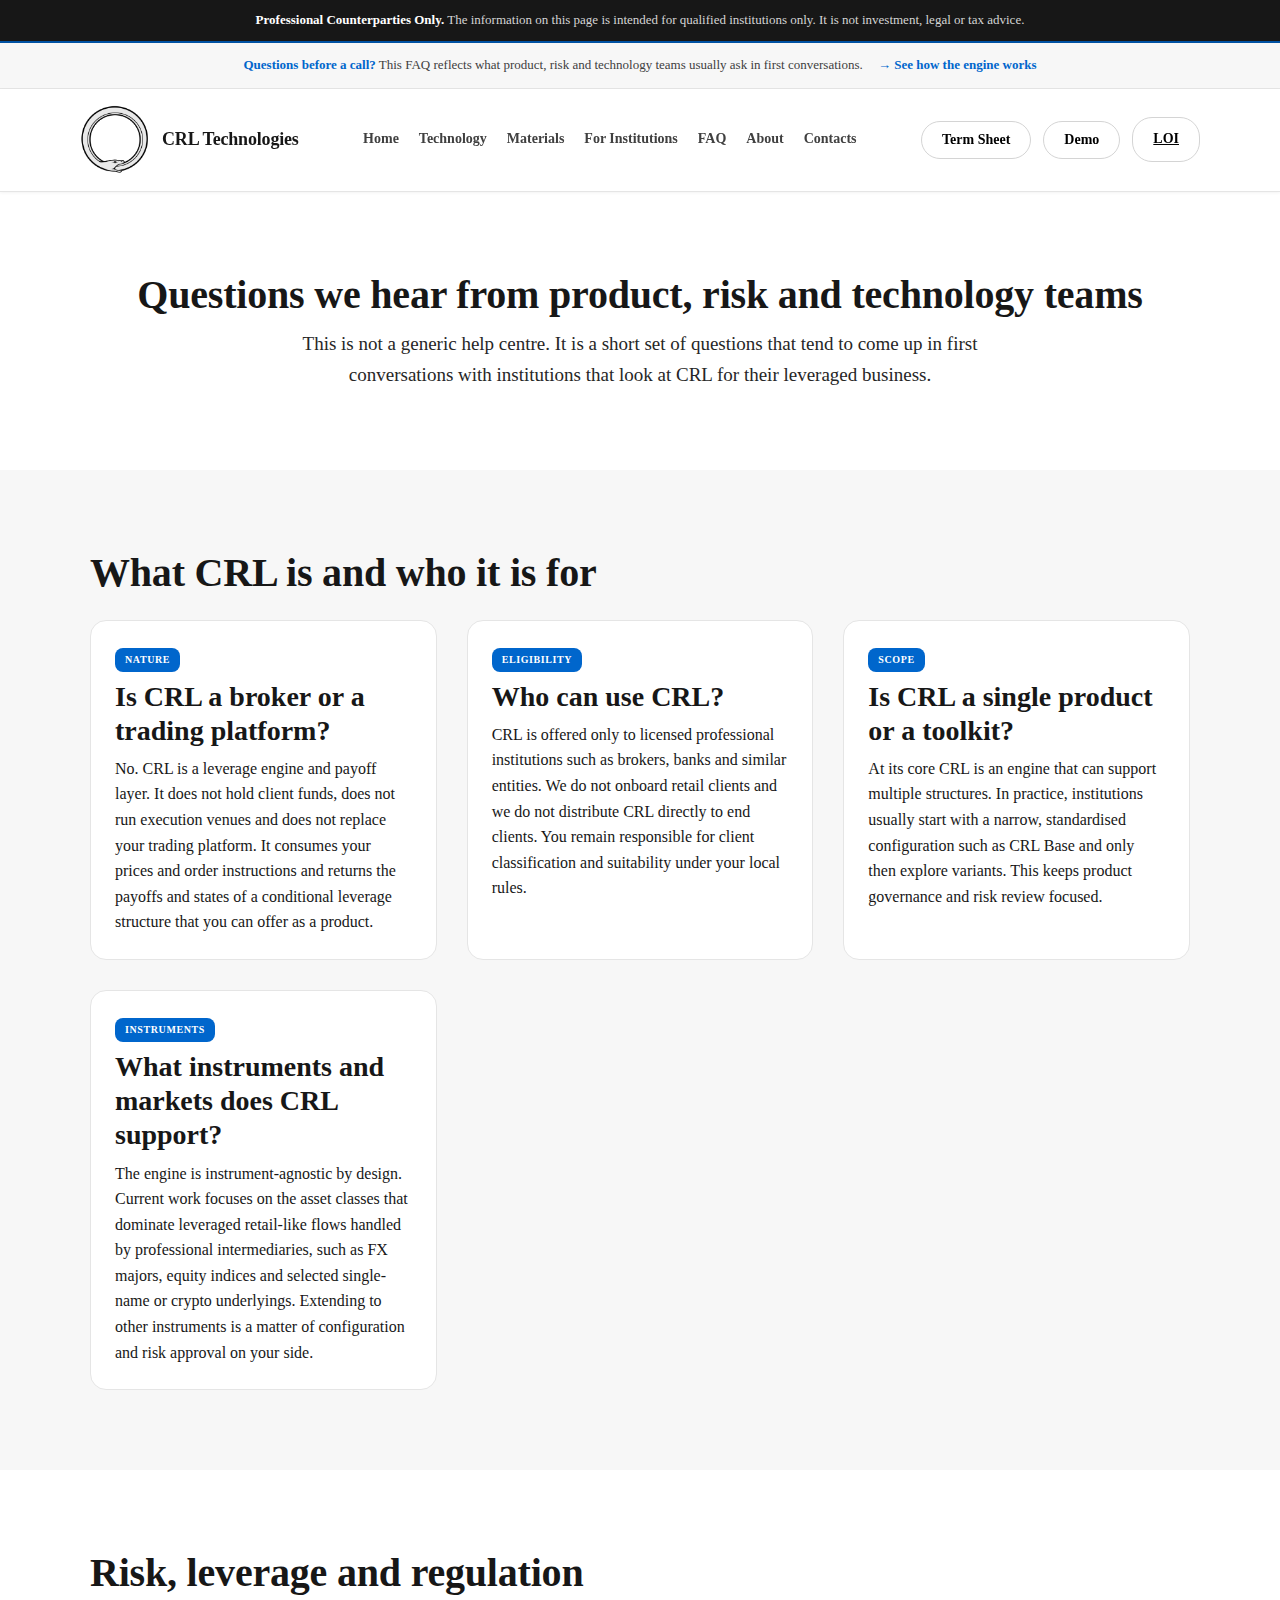
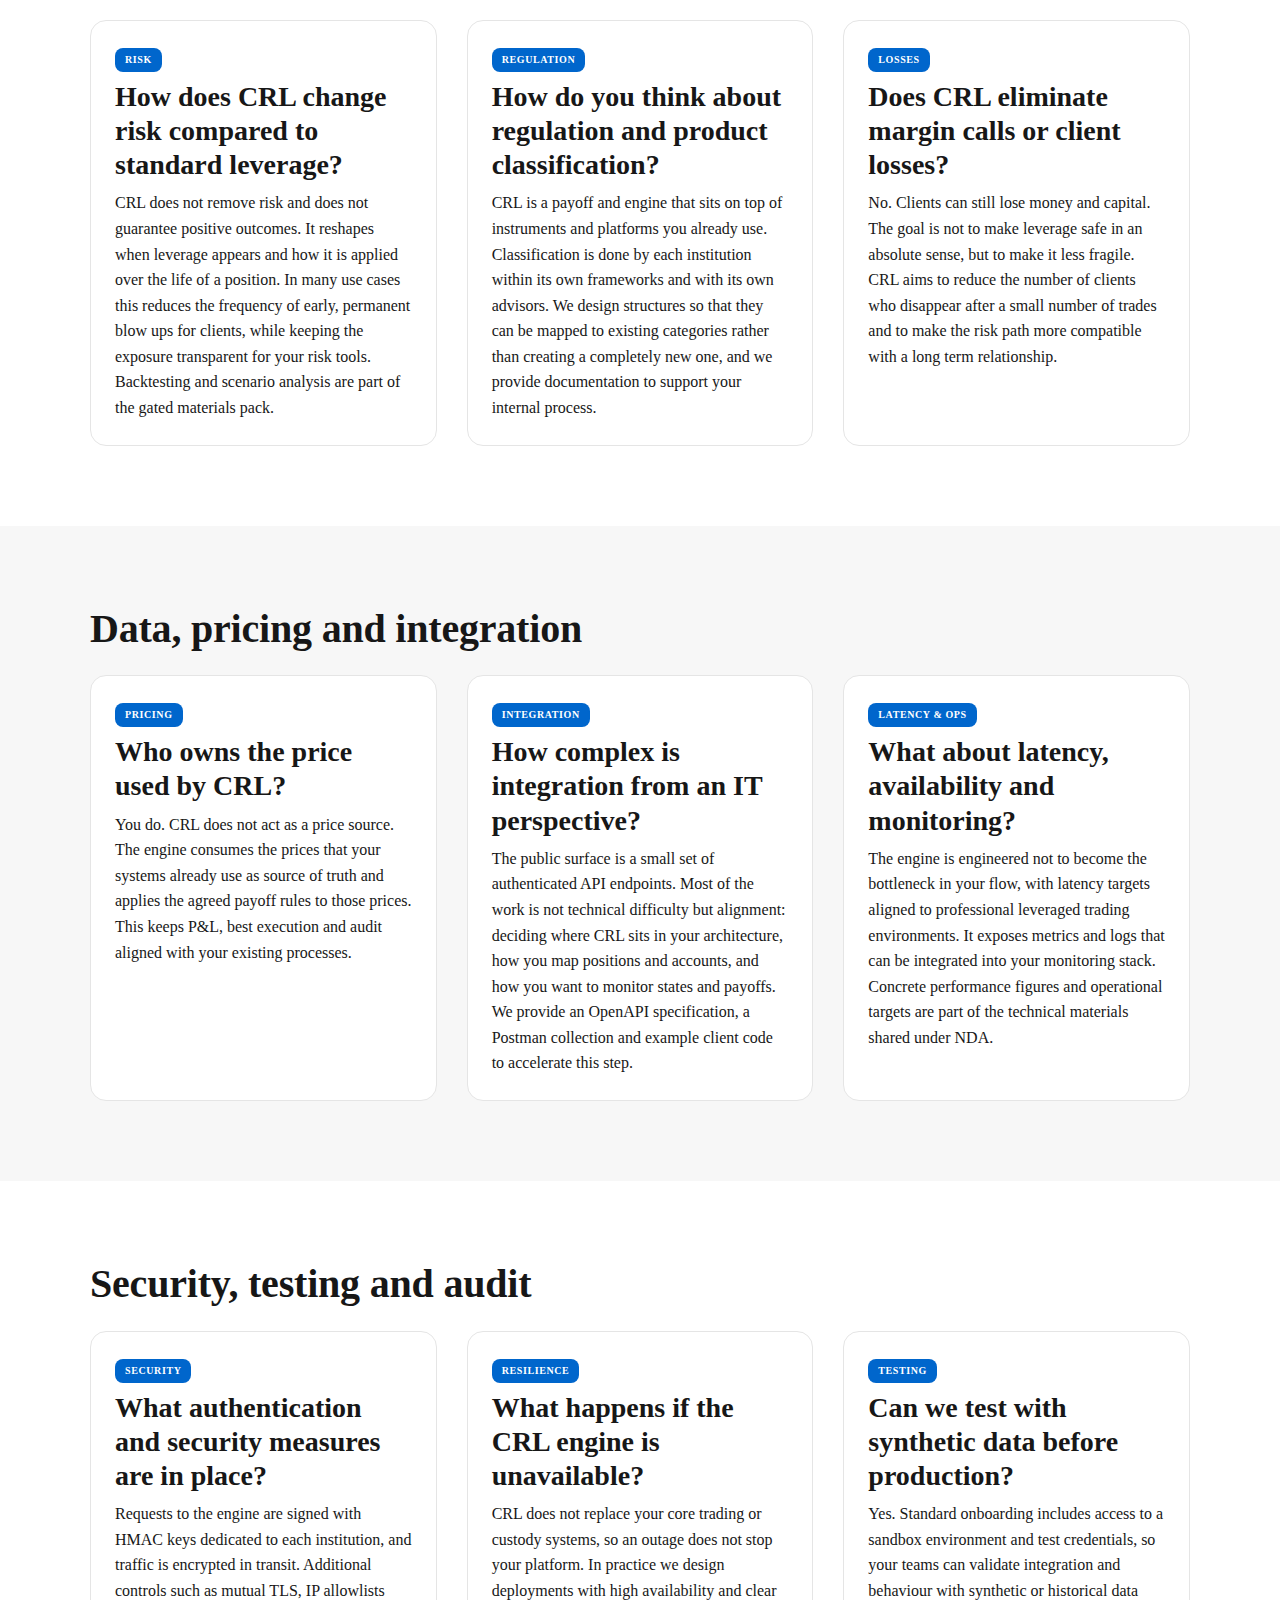
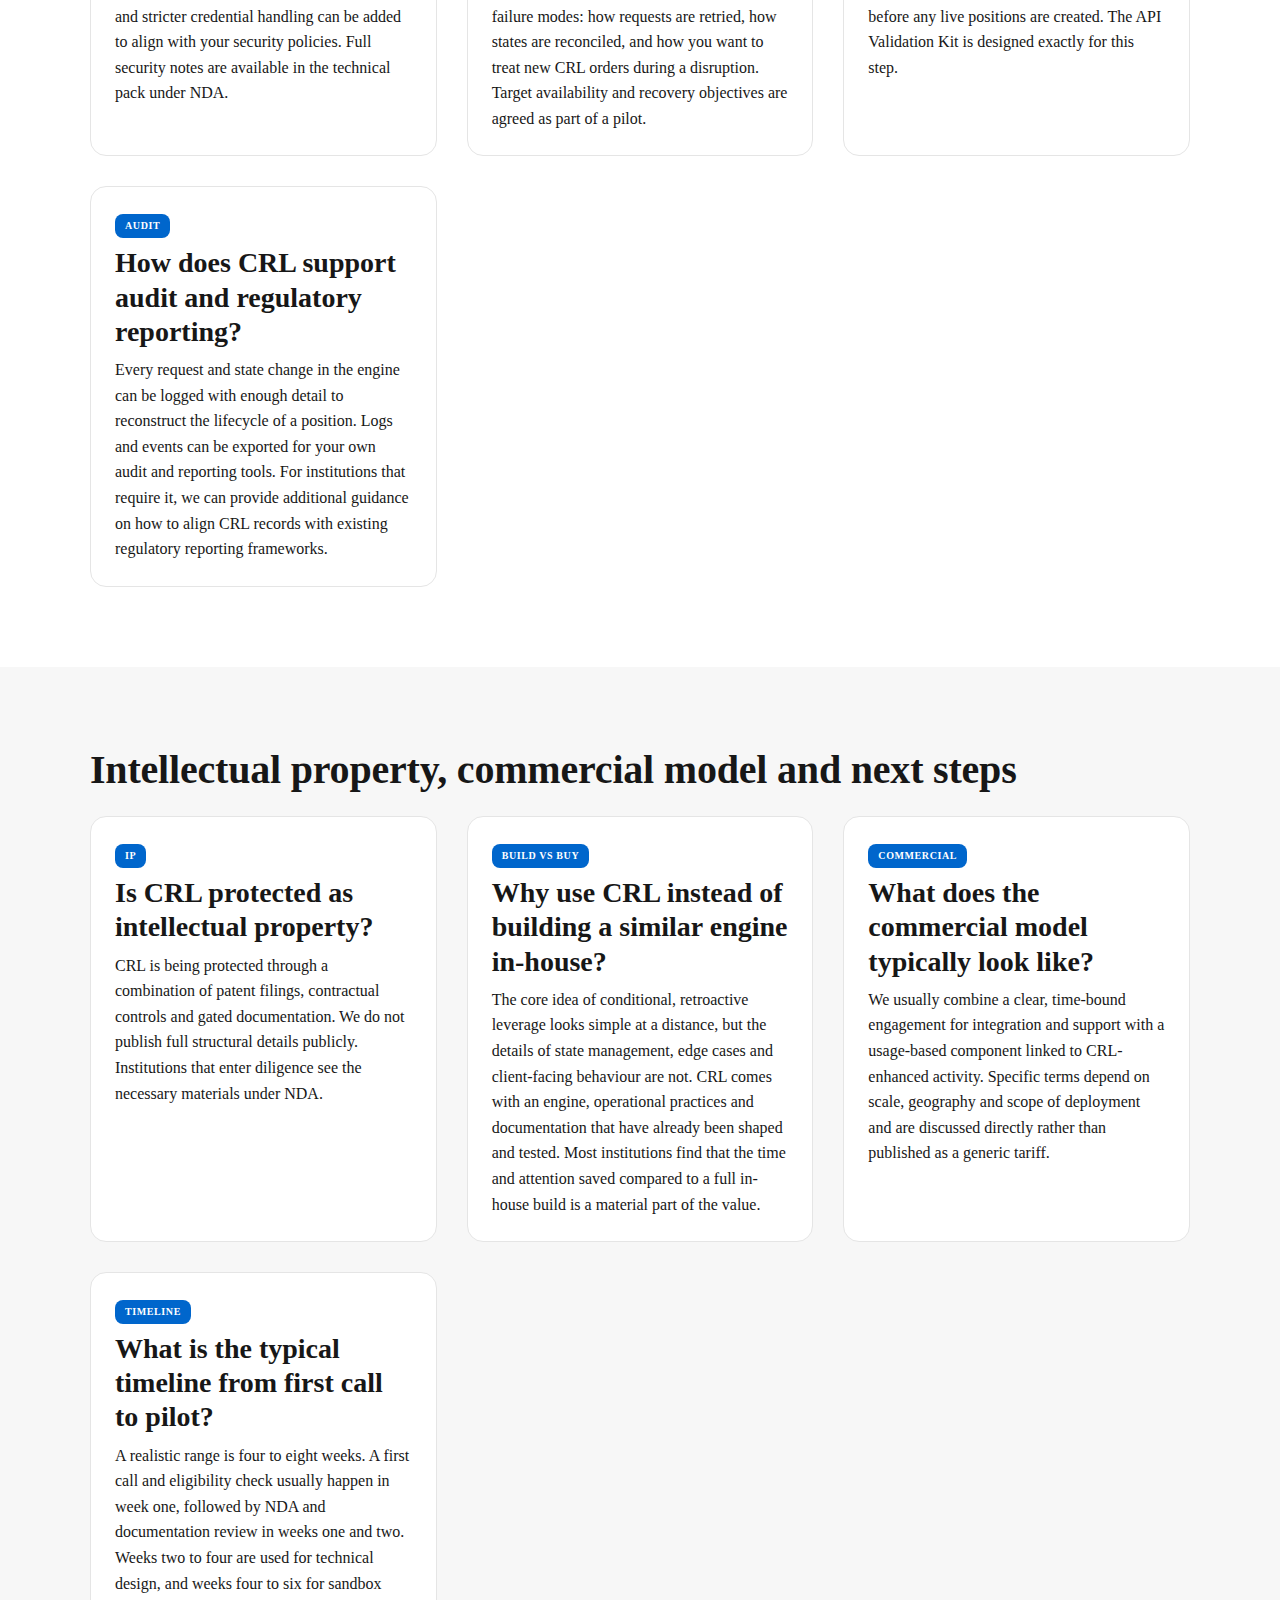
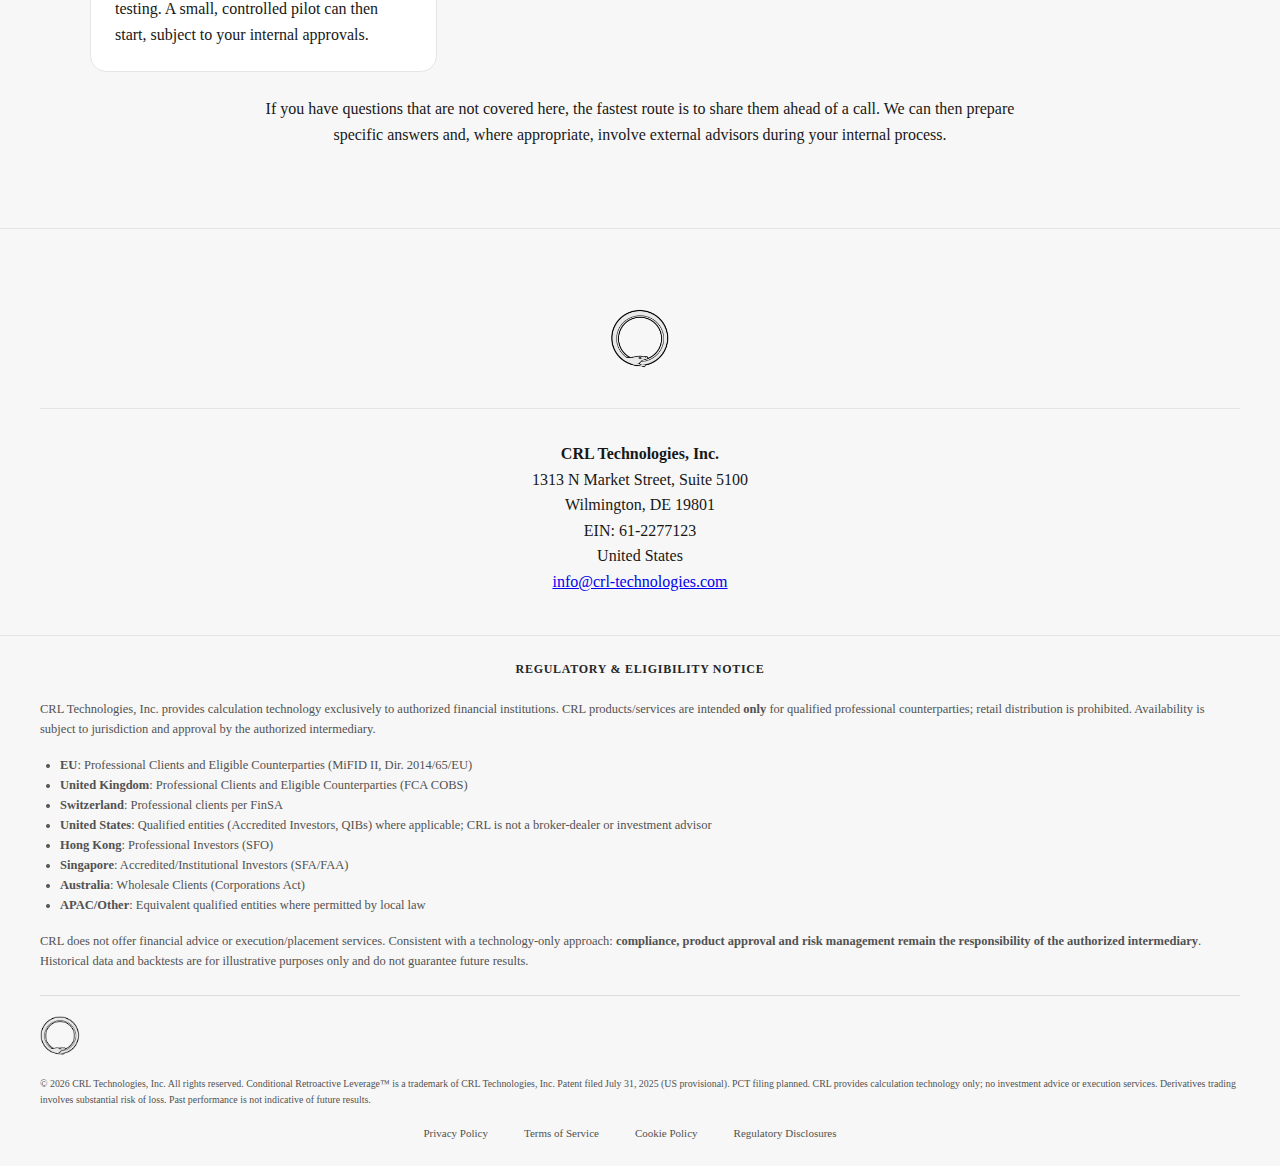
<file: faq.html>
<!DOCTYPE html>
<html lang="en">
<head>
  <meta charset="UTF-8"/>
  <meta name="viewport" content="width=device-width, initial-scale=1.0"/>
  <title>CRL FAQ — Questions from Product, Risk and Technology Teams</title>
  <meta name="description" content="Frequently asked questions about CRL for product, risk and technology teams: what the engine is, who it is for, how it changes risk, and how it integrates into existing broker and bank infrastructures."/>
  <link rel="canonical" href="https://crl-technologies.com/faq.html"/>
  <link rel="icon" type="image/png" sizes="32x32" href="images/favicon-32x32.png"/>
  <link rel="icon" type="image/png" sizes="16x16" href="images/favicon-16x16.png"/>
  <link rel="stylesheet" href="css/styles.css">
</head>
<body>
  <a class="visually-hidden" href="#main">Skip to content</a>

  <!-- Professional Notice -->
  <div class="notice">
    <strong>Professional Counterparties Only.</strong>
    The information on this page is intended for qualified institutions only. It is not investment, legal or tax advice.
  </div>

  <!-- Founder Access Bar -->
  <div style="background:#f7f7f7;border-bottom:1px solid #e5e5e5;padding:12px 20px;text-align:center;">
    <p style="font-size:13px;color:#404040;margin:0;">
      <strong style="color:#0066cc;">Questions before a call?</strong>
      This FAQ reflects what product, risk and technology teams usually ask in first conversations.
      <a href="technology.html" style="color:#0066cc;text-decoration:none;margin-left:12px;font-weight:600;">→ See how the engine works</a>
    </p>
  </div>

  <!-- Navigation -->
  <nav aria-label="Main navigation">
    <div class="nav-wrap">
      <a href="index.html#main" class="brand" aria-label="CRL Technologies Home">
        <img class="logo-img" src="images/logo-crl-serpent.png"
             alt="CRL Technologies" width="32" height="32"
             loading="eager" decoding="async"/>

        <div class="logo-text">CRL Technologies</div>
      </a>
      <div class="nav-links" aria-label="Primary">
        <a href="index.html">Home</a>
        <a href="technology.html">Technology</a>
        <a href="materials.html">Materials</a>
        <a href="for-traders.html">For Institutions</a>   
        <a href="faq.html">FAQ</a>
        <a href="about.html">About</a>
        <a href="index.html#contacts">Contacts</a>
      </div>
      <div class="nav-cta-wrapper">
        <button class="nav-cta secondary" data-open-gate type="button">Term Sheet</button>
        <button class="nav-cta secondary" data-open-demo type="button">Demo</button>
        <a href="downloads/CRL_LOI_Lite_Template_v1.pdf" download class="nav-cta secondary">LOI</a>
      </div>
      <button class="hamb" aria-label="Menu" aria-expanded="false"><span></span><span></span><span></span></button>
    </div>
  </nav>

  <main id="main">

    <!-- Hero -->
    <section class="section">
      <div class="wrap" style="text-align:center;">
        <h1 class="headline">Questions we hear from product, risk and technology teams</h1>
        <p class="body-lg" style="margin-top:12px;max-width:780px;margin-left:auto;margin-right:auto;">
          This is not a generic help centre. It is a short set of questions that tend to come up in first
          conversations with institutions that look at CRL for their leveraged business.
        </p>
      </div>
    </section>

    <!-- Section 1: What CRL is, who it is for, and what it covers -->
    <section class="section alt">
      <div class="wrap">
        <h2 class="headline">What CRL is and who it is for</h2>

        <div class="p-grid" style="margin-top:24px;">
          <article class="card">
            <span class="badge">Nature</span>
            <h3 class="title" style="margin-top:8px;">Is CRL a broker or a trading platform?</h3>
            <p style="margin-top:8px;">
              No. CRL is a leverage engine and payoff layer. It does not hold client funds, does not run
              execution venues and does not replace your trading platform. It consumes your prices and order
              instructions and returns the payoffs and states of a conditional leverage structure that you
              can offer as a product.
            </p>
          </article>

          <article class="card">
            <span class="badge">Eligibility</span>
            <h3 class="title" style="margin-top:8px;">Who can use CRL?</h3>
            <p style="margin-top:8px;">
              CRL is offered only to licensed professional institutions such as brokers, banks and similar
              entities. We do not onboard retail clients and we do not distribute CRL directly to end clients.
              You remain responsible for client classification and suitability under your local rules.
            </p>
          </article>

          <article class="card">
            <span class="badge">Scope</span>
            <h3 class="title" style="margin-top:8px;">Is CRL a single product or a toolkit?</h3>
            <p style="margin-top:8px;">
              At its core CRL is an engine that can support multiple structures. In practice, institutions
              usually start with a narrow, standardised configuration such as CRL Base and only then explore
              variants. This keeps product governance and risk review focused.
            </p>
          </article>

          <article class="card">
            <span class="badge">Instruments</span>
            <h3 class="title" style="margin-top:8px;">What instruments and markets does CRL support?</h3>
            <p style="margin-top:8px;">
              The engine is instrument-agnostic by design. Current work focuses on the asset classes that
              dominate leveraged retail-like flows handled by professional intermediaries, such as FX majors,
              equity indices and selected single-name or crypto underlyings. Extending to other instruments
              is a matter of configuration and risk approval on your side.
            </p>
          </article>
        </div>
      </div>
    </section>

    <!-- Section 2: Risk, leverage and regulation -->
    <section class="section">
      <div class="wrap">
        <h2 class="headline">Risk, leverage and regulation</h2>

        <div class="p-grid" style="margin-top:24px;">
          <article class="card">
            <span class="badge">Risk</span>
            <h3 class="title" style="margin-top:8px;">How does CRL change risk compared to standard leverage?</h3>
            <p style="margin-top:8px;">
              CRL does not remove risk and does not guarantee positive outcomes. It reshapes when leverage
              appears and how it is applied over the life of a position. In many use cases this reduces the
              frequency of early, permanent blow ups for clients, while keeping the exposure transparent for
              your risk tools. Backtesting and scenario analysis are part of the gated materials pack.
            </p>
          </article>

          <article class="card">
            <span class="badge">Regulation</span>
            <h3 class="title" style="margin-top:8px;">How do you think about regulation and product classification?</h3>
            <p style="margin-top:8px;">
              CRL is a payoff and engine that sits on top of instruments and platforms you already use.
              Classification is done by each institution within its own frameworks and with its own advisors.
              We design structures so that they can be mapped to existing categories rather than creating a
              completely new one, and we provide documentation to support your internal process.
            </p>
          </article>

          <article class="card">
            <span class="badge">Losses</span>
            <h3 class="title" style="margin-top:8px;">Does CRL eliminate margin calls or client losses?</h3>
            <p style="margin-top:8px;">
              No. Clients can still lose money and capital. The goal is not to make leverage safe in an
              absolute sense, but to make it less fragile. CRL aims to reduce the number of clients who
              disappear after a small number of trades and to make the risk path more compatible with a
              long term relationship.
            </p>
          </article>
        </div>
      </div>
    </section>

    <!-- Section 3: Data, pricing and integration -->
    <section class="section alt">
      <div class="wrap">
        <h2 class="headline">Data, pricing and integration</h2>

        <div class="p-grid" style="margin-top:24px;">
          <article class="card">
            <span class="badge">Pricing</span>
            <h3 class="title" style="margin-top:8px;">Who owns the price used by CRL?</h3>
            <p style="margin-top:8px;">
              You do. CRL does not act as a price source. The engine consumes the prices that your systems
              already use as source of truth and applies the agreed payoff rules to those prices. This keeps
              P&amp;L, best execution and audit aligned with your existing processes.
            </p>
          </article>

          <article class="card">
            <span class="badge">Integration</span>
            <h3 class="title" style="margin-top:8px;">How complex is integration from an IT perspective?</h3>
            <p style="margin-top:8px;">
              The public surface is a small set of authenticated API endpoints. Most of the work is not
              technical difficulty but alignment: deciding where CRL sits in your architecture, how you
              map positions and accounts, and how you want to monitor states and payoffs. We provide an
              OpenAPI specification, a Postman collection and example client code to accelerate this step.
            </p>
          </article>

          <article class="card">
            <span class="badge">Latency &amp; ops</span>
            <h3 class="title" style="margin-top:8px;">What about latency, availability and monitoring?</h3>
            <p style="margin-top:8px;">
              The engine is engineered not to become the bottleneck in your flow, with latency targets
              aligned to professional leveraged trading environments. It exposes metrics and logs that can
              be integrated into your monitoring stack. Concrete performance figures and operational targets
              are part of the technical materials shared under NDA.
            </p>
          </article>
        </div>
      </div>
    </section>

    <!-- Section 4: Security, testing and audit -->
    <section class="section">
      <div class="wrap">
        <h2 class="headline">Security, testing and audit</h2>

        <div class="p-grid" style="margin-top:24px;">
          <article class="card">
            <span class="badge">Security</span>
            <h3 class="title" style="margin-top:8px;">What authentication and security measures are in place?</h3>
            <p style="margin-top:8px;">
              Requests to the engine are signed with HMAC keys dedicated to each institution, and traffic
              is encrypted in transit. Additional controls such as mutual TLS, IP allowlists and stricter
              credential handling can be added to align with your security policies. Full security notes are
              available in the technical pack under NDA.
            </p>
          </article>

          <article class="card">
            <span class="badge">Resilience</span>
            <h3 class="title" style="margin-top:8px;">What happens if the CRL engine is unavailable?</h3>
            <p style="margin-top:8px;">
              CRL does not replace your core trading or custody systems, so an outage does not stop your
              platform. In practice we design deployments with high availability and clear failure modes:
              how requests are retried, how states are reconciled, and how you want to treat new CRL orders
              during a disruption. Target availability and recovery objectives are agreed as part of a pilot.
            </p>
          </article>

          <article class="card">
            <span class="badge">Testing</span>
            <h3 class="title" style="margin-top:8px;">Can we test with synthetic data before production?</h3>
            <p style="margin-top:8px;">
              Yes. Standard onboarding includes access to a sandbox environment and test credentials, so your
              teams can validate integration and behaviour with synthetic or historical data before any live
              positions are created. The API Validation Kit is designed exactly for this step.
            </p>
          </article>

          <article class="card">
            <span class="badge">Audit</span>
            <h3 class="title" style="margin-top:8px;">How does CRL support audit and regulatory reporting?</h3>
            <p style="margin-top:8px;">
              Every request and state change in the engine can be logged with enough detail to reconstruct
              the lifecycle of a position. Logs and events can be exported for your own audit and reporting
              tools. For institutions that require it, we can provide additional guidance on how to align
              CRL records with existing regulatory reporting frameworks.
            </p>
          </article>
        </div>
      </div>
    </section>

    <!-- Section 5: IP, commercial model and next steps -->
    <section class="section alt">
      <div class="wrap">
        <h2 class="headline">Intellectual property, commercial model and next steps</h2>

        <div class="p-grid" style="margin-top:24px;">
          <article class="card">
            <span class="badge">IP</span>
            <h3 class="title" style="margin-top:8px;">Is CRL protected as intellectual property?</h3>
            <p style="margin-top:8px;">
              CRL is being protected through a combination of patent filings, contractual controls and
              gated documentation. We do not publish full structural details publicly. Institutions that
              enter diligence see the necessary materials under NDA.
            </p>
          </article>

          <article class="card">
            <span class="badge">Build vs buy</span>
            <h3 class="title" style="margin-top:8px;">Why use CRL instead of building a similar engine in-house?</h3>
            <p style="margin-top:8px;">
              The core idea of conditional, retroactive leverage looks simple at a distance, but the details
              of state management, edge cases and client-facing behaviour are not. CRL comes with an engine,
              operational practices and documentation that have already been shaped and tested. Most
              institutions find that the time and attention saved compared to a full in-house build is
              a material part of the value.
            </p>
          </article>

          <article class="card">
            <span class="badge">Commercial</span>
            <h3 class="title" style="margin-top:8px;">What does the commercial model typically look like?</h3>
            <p style="margin-top:8px;">
              We usually combine a clear, time-bound engagement for integration and support with a usage-based
              component linked to CRL-enhanced activity. Specific terms depend on scale, geography and scope of
              deployment and are discussed directly rather than published as a generic tariff.
            </p>
          </article>

          <article class="card">
            <span class="badge">Timeline</span>
            <h3 class="title" style="margin-top:8px;">What is the typical timeline from first call to pilot?</h3>
            <p style="margin-top:8px;">
              A realistic range is four to eight weeks. A first call and eligibility check usually happen in
              week one, followed by NDA and documentation review in weeks one and two. Weeks two to four are
              used for technical design, and weeks four to six for sandbox testing. A small, controlled pilot
              can then start, subject to your internal approvals.
            </p>
          </article>
        </div>
        
        <p style="margin-top:24px;max-width:780px;margin-left:auto;margin-right:auto;text-align:center;">
          If you have questions that are not covered here, the fastest route is to share them ahead of a call.
          We can then prepare specific answers and, where appropriate, involve external advisors during your
          internal process.
        </p>
      </div>
    </section>

  </main>

  <!-- Footer (stile identico alla home) -->
  <footer>
    <div style="text-align:center;margin-top:20px;margin-bottom:15px;">
          <img src="images/logo-crl-serpent.png" alt="CRL Technologies" width="60" height="60"/>
        </div>
      <div class="footer-address">
      <strong>CRL Technologies, Inc.</strong><br>
      1313 N Market Street, Suite 5100<br>
      Wilmington, DE 19801<br>
      EIN: 61-2277123<br>
      United States<br>
      <a href="mailto:info@crl-technologies.com">info@crl-technologies.com</a>
    </div>
  </footer>

  <!-- Unified Regulatory Disclaimer -->
  <section class="regulatory-disclaimer" aria-labelledby="reg-disclaimer-title">
    <div class="regulatory-content" style="text-align: left;">
      <h3 id="reg-disclaimer-title" style="text-align: center; margin-bottom: 20px;">Regulatory & Eligibility Notice</h3>
      <p style="margin:0 0 8px">
        CRL Technologies, Inc. provides calculation technology exclusively to authorized financial institutions.
        CRL products/services are intended <strong>only</strong> for qualified professional counterparties; retail distribution is prohibited.
        Availability is subject to jurisdiction and approval by the authorized intermediary.
      </p>
      <ul style="margin: 16px 0; padding-left: 20px;">
        <li><strong>EU</strong>: Professional Clients and Eligible Counterparties (MiFID II, Dir. 2014/65/EU)</li>
        <li><strong>United Kingdom</strong>: Professional Clients and Eligible Counterparties (FCA COBS)</li>
        <li><strong>Switzerland</strong>: Professional clients per FinSA</li>
        <li><strong>United States</strong>: Qualified entities (Accredited Investors, QIBs) where applicable; CRL is not a broker-dealer or investment advisor</li>
        <li><strong>Hong Kong</strong>: Professional Investors (SFO)</li>
        <li><strong>Singapore</strong>: Accredited/Institutional Investors (SFA/FAA)</li>
        <li><strong>Australia</strong>: Wholesale Clients (Corporations Act)</li>
        <li><strong>APAC/Other</strong>: Equivalent qualified entities where permitted by local law</li>
      </ul>
      <p style="margin:8px 0">
        CRL does not offer financial advice or execution/placement services. Consistent with a technology-only approach:
        <strong>compliance, product approval and risk management remain the responsibility of the authorized intermediary</strong>.
        Historical data and backtests are for illustrative purposes only and do not guarantee future results.
      </p>
      <div class="legal" style="margin-top: 24px; padding-top: 20px; border-top: 1px solid #ddd;">
        <img src="images/logo-crl-serpent.png"
            alt="CRL Technologies"
            width="40" height="40"
            style="margin-bottom:8px;vertical-align:middle"/>
        <p style="margin: 12px 0; font-size: 0.9em; line-height: 1.6;">
          © 2026 CRL Technologies, Inc. All rights reserved.
          Conditional Retroactive Leverage™ is a trademark of CRL Technologies, Inc.
          Patent filed July 31, 2025 (US provisional). PCT filing planned.
          CRL provides calculation technology only; no investment advice or execution services.
          Derivatives trading involves substantial risk of loss. Past performance is not indicative of future results.
        </p>
        <div class="legal-links" style="margin-top: 16px; display: flex; gap: 16px; flex-wrap: wrap; justify-content: center;">
          <a href="/privacy.html">Privacy Policy</a>
          <a href="/terms.html">Terms of Service</a>
          <a href="/cookies.html">Cookie Policy</a>
          <a href="/regulatory.html">Regulatory Disclosures</a>
        </div>
      </div>
    </div>
  </section>

  <script src="js/main.js"></script>

  <script>
  // Mobile Menu
  const hamb = document.querySelector('.hamb');
  const navLinks = document.querySelector('.nav-links');
  if (hamb && navLinks) {
    hamb.addEventListener('click', () => {
      const expanded = hamb.getAttribute('aria-expanded') === 'true';
      hamb.setAttribute('aria-expanded', !expanded);
      navLinks.classList.toggle('is-open');
    });
  }
  </script>

</body>
</html>
</file>
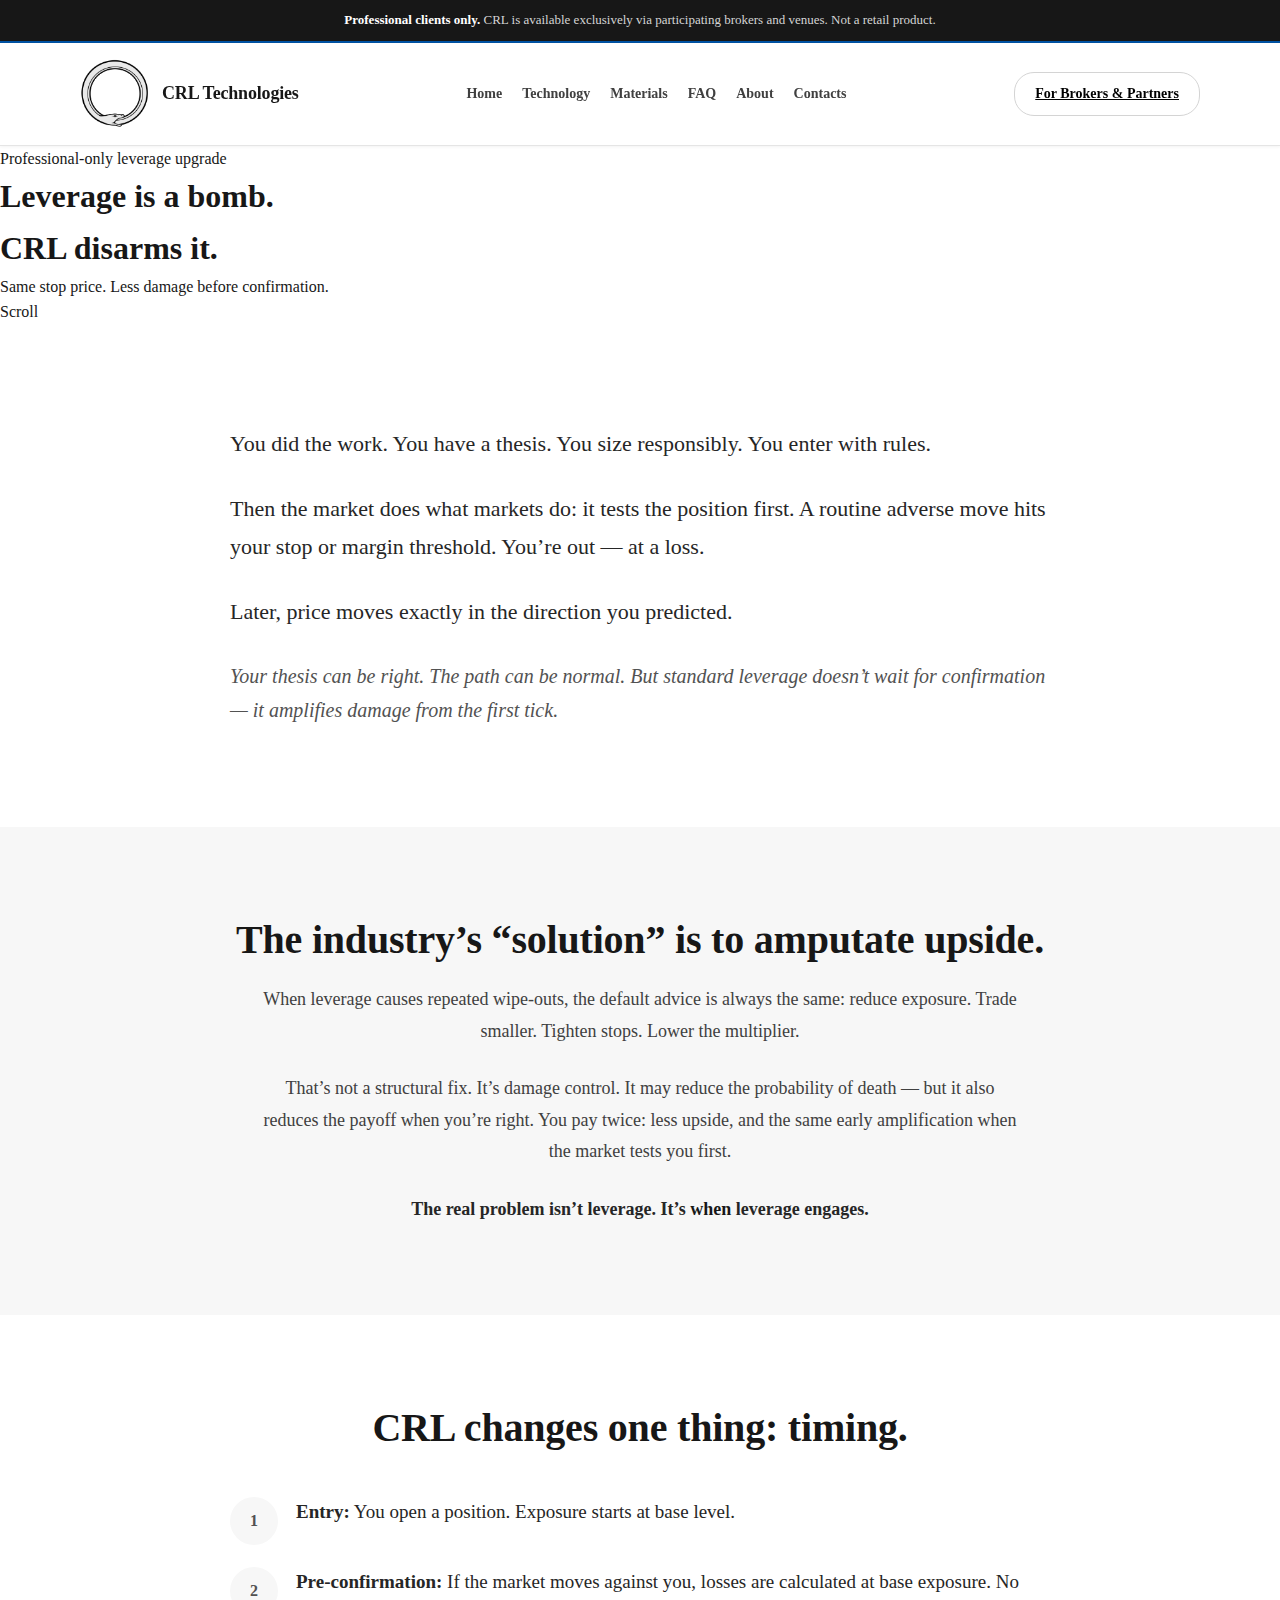
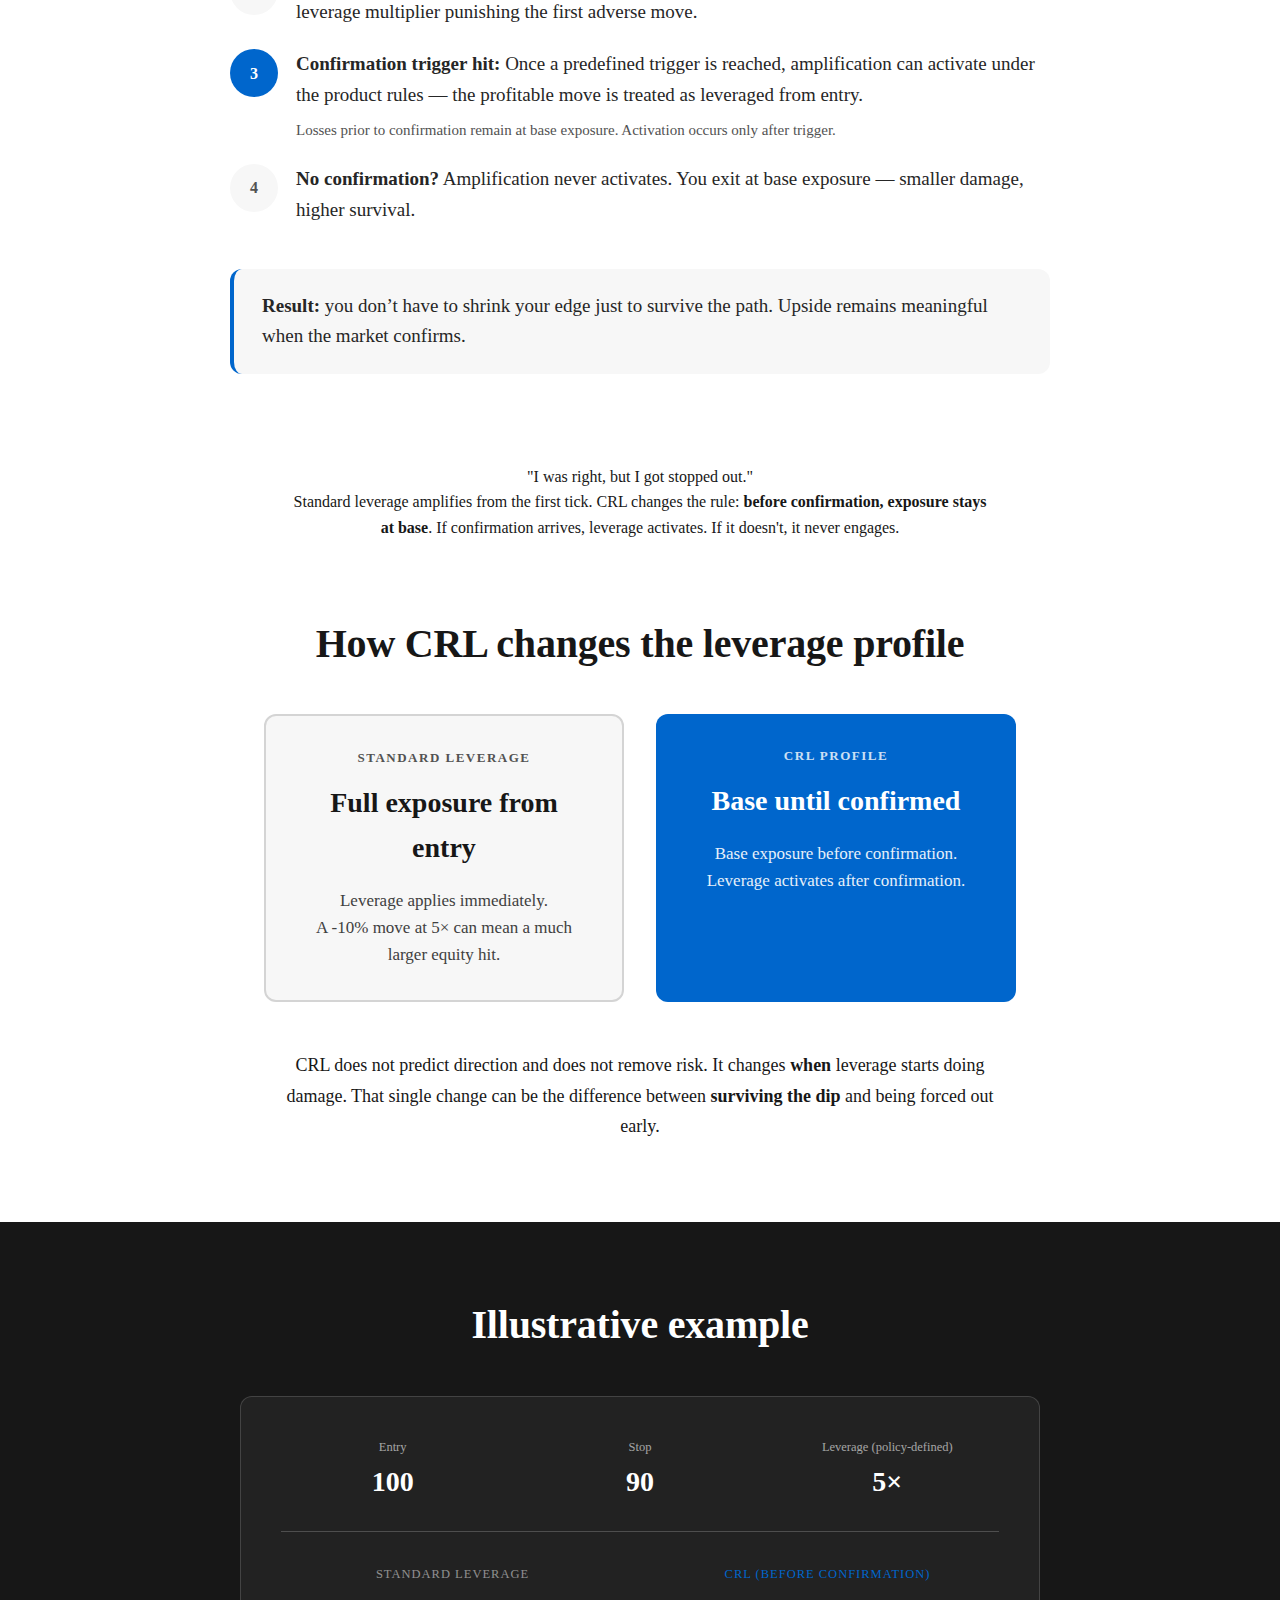
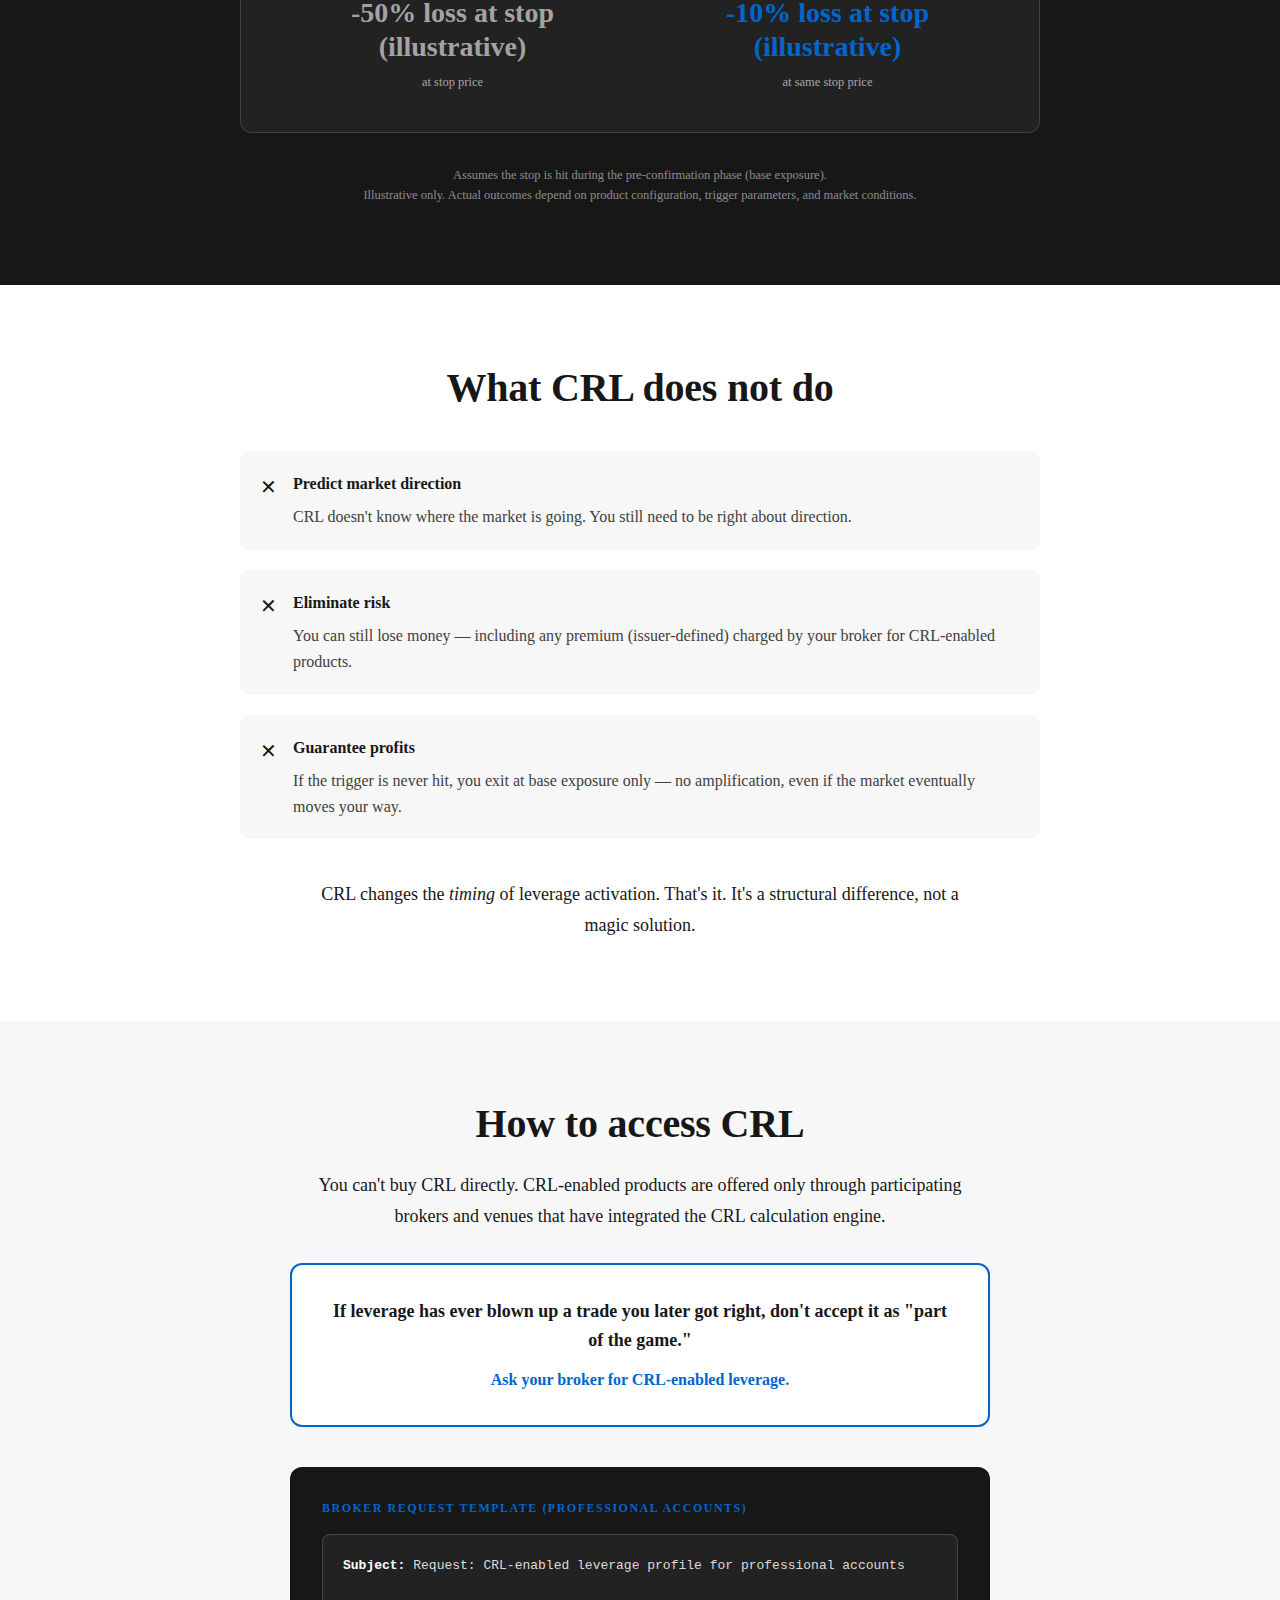
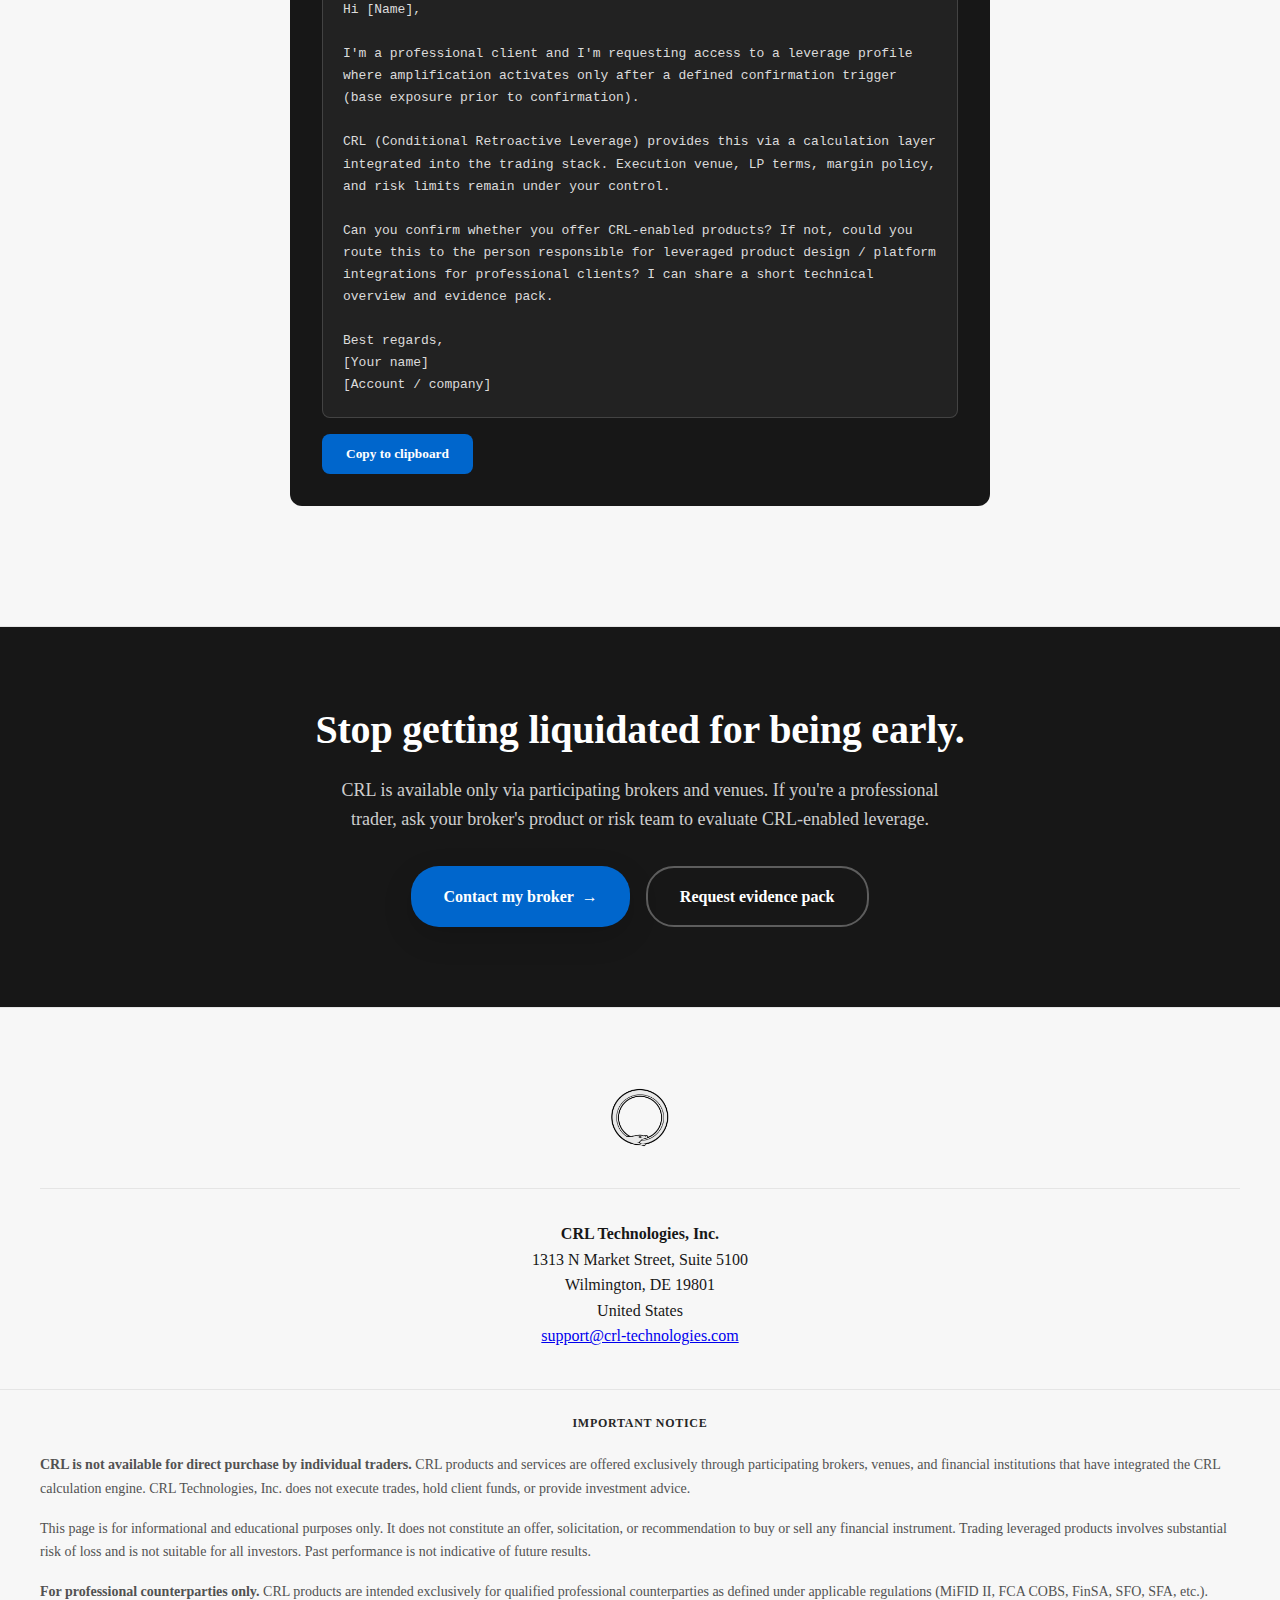
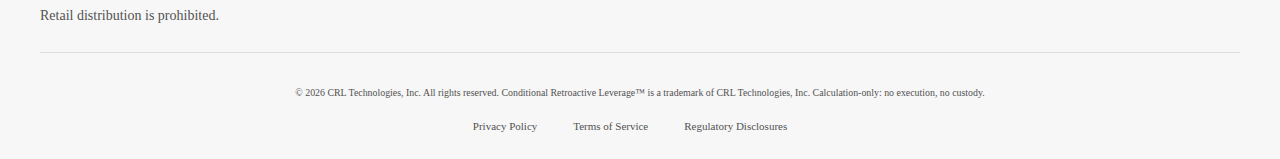
<file: for-traders.html>
<!DOCTYPE html>
<html lang="en">
<head>
  <meta charset="UTF-8"/>
  <meta name="viewport" content="width=device-width, initial-scale=1.0"/>

  <title>CRL for Professional Traders — Leverage that waits for confirmation</title>

  <meta name="description" content="Understand how CRL changes the leverage profile: base exposure before confirmation, full leverage after. Same stop price, smaller equity loss before confirmation. Available via participating brokers."/>

  <meta name="robots" content="index, follow"/>

  <link rel="icon" type="image/png" sizes="32x32" href="images/favicon-32x32.png"/>
  <link rel="icon" type="image/png" sizes="16x16" href="images/favicon-16x16.png"/>
  <link rel="canonical" href="https://crl-technologies.com/for-traders.html"/>

  <meta property="og:title" content="CRL for Professional Traders — Leverage that waits for confirmation"/>
  <meta property="og:description" content="Standard leverage amplifies from the first tick. CRL changes when amplification engages — base exposure until confirmation, full leverage after."/>
  <meta property="og:type" content="website"/>
  <meta property="og:url" content="https://crl-technologies.com/for-traders.html"/>
  <meta property="og:image" content="https://crl-technologies.com/og-penrose.jpg"/>

  <meta name="twitter:card" content="summary_large_image"/>

  <link rel="stylesheet" href="css/styles.css">
</head>

<body>
  <a class="visually-hidden" href="#main">Skip to content</a>

  <!-- Professional Notice -->
  <div class="notice">
    <strong>Professional clients only.</strong>
    CRL is available exclusively via participating brokers and venues. Not a retail product.
  </div>

  <!-- Navigation -->
  <nav aria-label="Main navigation">
    <div class="nav-wrap">
      <a href="index.html" class="brand" aria-label="CRL Technologies Home">
        <img class="logo-img" src="images/logo-crl-serpent.png"
             alt="CRL Technologies" width="32" height="32"
             loading="eager" decoding="async"/>
        <div class="logo-text">CRL Technologies</div>
      </a>
      <div class="nav-links" aria-label="Primary">
        <a href="index.html">Home</a>
        <a href="technology.html">Technology</a>
        <a href="materials.html">Materials</a>
        <a href="faq.html">FAQ</a>
        <a href="about.html">About</a>
        <a href="index.html#contacts">Contacts</a>
      </div>
      <div class="nav-cta-wrapper">
        <a href="index.html" class="nav-cta secondary">For Brokers & Partners</a>
      </div>
      <button class="hamb" aria-label="Menu" aria-expanded="false"><span></span><span></span><span></span></button>
    </div>
  </nav>

  <main id="main">

    <!-- Cinematic Hero -->
    <section class="cinematic-hero">
      <div class="cinematic-sticky">
        <div class="cinematic-bg" id="heroBg"></div>
        <div class="cinematic-overlay"></div>
        
        <div class="cinematic-text">
          <div class="hero-badge" id="heroBadge">Professional-only leverage upgrade</div>
          <h1>
            <div class="hero-line1" id="heroLine1">Leverage is a bomb.</div>
            <div class="hero-line2" id="heroLine2">CRL disarms it.</div>
          </h1>
          <p class="hero-caption" id="heroCaption">Same stop price. Less damage before confirmation.</p>
        </div>

        <div class="scroll-indicator" id="scrollIndicator">
          <span>Scroll</span>
          <div class="scroll-arrow"></div>
        </div>
      </div>
    </section>

    <!-- The Real Problem -->
    <section class="section" style="padding:100px 20px;background:var(--white);">
      <div class="wrap" style="max-width:820px;margin:0 auto;">

        <p class="body-lg" style="font-size:22px;line-height:1.7;margin:0 0 28px;color:var(--g800);">
          You did the work. You have a thesis. You size responsibly. You enter with rules.
        </p>

        <p class="body-lg" style="font-size:22px;line-height:1.7;margin:0 0 28px;color:var(--g800);">
          Then the market does what markets do: it tests the position first. A routine adverse move hits your stop or margin threshold. You’re out — at a loss.
        </p>

        <p class="body-lg" style="font-size:22px;line-height:1.7;margin:0 0 28px;color:var(--g800);">
          Later, price moves exactly in the direction you predicted.
        </p>

        <p class="body-lg" style="font-size:20px;line-height:1.7;margin:0;color:var(--g600);font-style:italic;">
          Your thesis can be right. The path can be normal. But standard leverage doesn’t wait for confirmation —
          it amplifies damage from the first tick.
        </p>

      </div>
    </section>

    <!-- The False Fix -->
    <section class="section" style="padding:90px 20px;background:var(--g100);">
      <div class="wrap" style="max-width:900px;margin:0 auto;">

        <h2 class="headline" style="text-align:center;margin:0 0 22px;">The industry’s “solution” is to amputate upside.</h2>

        <p class="body-lg" style="max-width:760px;margin:0 auto 26px;color:var(--g700);font-size:18px;line-height:1.75;text-align:center;">
          When leverage causes repeated wipe-outs, the default advice is always the same: reduce exposure.
          Trade smaller. Tighten stops. Lower the multiplier.
        </p>

        <p class="body-lg" style="max-width:760px;margin:0 auto 26px;color:var(--g700);font-size:18px;line-height:1.75;text-align:center;">
          That’s not a structural fix. It’s damage control. It may reduce the probability of death — but it also reduces the payoff when you’re right.
          You pay twice: less upside, and the same early amplification when the market tests you first.
        </p>

        <p class="body-lg" style="max-width:760px;margin:0 auto;color:var(--g800);font-size:18px;line-height:1.75;text-align:center;font-weight:600;">
          The real problem isn’t leverage. It’s <span style="color:var(--g900);">when</span> leverage engages.
        </p>

      </div>
    </section>

    <!-- What CRL Changes -->
    <section class="section" style="padding:90px 20px;background:var(--white);">
      <div class="wrap" style="max-width:820px;margin:0 auto;">

        <h2 class="headline" style="text-align:center;margin:0 0 46px;">CRL changes one thing: timing.</h2>

        <div style="display:grid;gap:22px;">

          <div style="display:flex;gap:18px;align-items:flex-start;">
            <div style="min-width:48px;height:48px;background:var(--g100);border-radius:50%;display:flex;align-items:center;justify-content:center;font-weight:700;color:var(--g600);">1</div>
            <div>
              <p class="body-lg" style="margin:0;color:var(--g800);">
                <strong>Entry:</strong> You open a position. Exposure starts at base level.
              </p>
            </div>
          </div>

          <div style="display:flex;gap:18px;align-items:flex-start;">
            <div style="min-width:48px;height:48px;background:var(--g100);border-radius:50%;display:flex;align-items:center;justify-content:center;font-weight:700;color:var(--g600);">2</div>
            <div>
              <p class="body-lg" style="margin:0;color:var(--g800);">
                <strong>Pre-confirmation:</strong> If the market moves against you, losses are calculated at base exposure.
                No leverage multiplier punishing the first adverse move.
              </p>
            </div>
          </div>

          <div style="display:flex;gap:18px;align-items:flex-start;">
            <div style="min-width:48px;height:48px;background:var(--accent);border-radius:50%;display:flex;align-items:center;justify-content:center;font-weight:700;color:white;">3</div>
            <div>
              <p class="body-lg" style="margin:0;color:var(--g800);">
                <strong>Confirmation trigger hit:</strong> Once a predefined trigger is reached, amplification can activate under the product rules — the profitable move is treated as leveraged from entry.
                              <br/><span style="color:var(--g600);font-weight:400;font-size:15px;display:block;margin-top:8px;">Losses prior to confirmation remain at base exposure. Activation occurs only after trigger.</span>
              </p>
            </div>
          </div>

          <div style="display:flex;gap:18px;align-items:flex-start;">
            <div style="min-width:48px;height:48px;background:var(--g100);border-radius:50%;display:flex;align-items:center;justify-content:center;font-weight:700;color:var(--g600);">4</div>
            <div>
              <p class="body-lg" style="margin:0;color:var(--g800);">
                <strong>No confirmation?</strong> Amplification never activates. You exit at base exposure — smaller damage, higher survival.
              </p>
            </div>
          </div>

        </div>

        <div style="margin-top:44px;padding:22px 28px;background:var(--g100);border-radius:12px;border-left:4px solid var(--accent);">
          <p class="body-lg" style="margin:0;color:var(--g800);">
            <strong>Result:</strong> you don’t have to shrink your edge just to survive the path. Upside remains meaningful when the market confirms.
          </p>
        </div>

      </div>
    </section>


    <!-- The Timing Problem (with background image) -->
    <section class="quote-section-bg">
      <div class="wrap" style="max-width:700px;margin:0 auto;text-align:center;">
        
        <div class="quote-box">
          <p class="quote-text">
            "I was right, but I got stopped out."
          </p>
        </div>

        <p class="quote-caption">
          Standard leverage amplifies from the first tick. CRL changes the rule: <strong>before confirmation, exposure stays at base</strong>. If confirmation arrives, leverage activates. If it doesn't, it never engages.
        </p>

      </div>
    </section>

    <!-- How CRL Works -->
    <section class="section" style="padding:80px 20px;">
      <div class="wrap" style="max-width:900px;margin:0 auto;">
        <h2 class="headline" style="text-align:center;margin-bottom:48px;">How CRL changes the leverage profile</h2>

        <div style="display:flex;justify-content:center;gap:32px;margin:48px auto;max-width:800px;flex-wrap:wrap;">
          
          <!-- Standard Leverage Box -->
          <div style="flex:1;min-width:280px;max-width:360px;padding:32px;border-radius:12px;background:var(--g100);border:2px solid var(--g300);text-align:center;">
            <div style="font-size:13px;font-weight:700;color:var(--g600);margin-bottom:12px;text-transform:uppercase;letter-spacing:1.5px;">Standard leverage</div>
            <div style="font-size:28px;font-weight:700;margin-bottom:16px;font-family:'Times New Roman',Times,serif;color:var(--g900);">Full exposure from entry</div>
            <div style="font-size:17px;color:var(--g700);line-height:1.6;">
              Leverage applies immediately.<br/>
              A -10% move at 5× can mean a much larger equity hit.
            </div>
          </div>

          <!-- CRL Box -->
          <div style="flex:1;min-width:280px;max-width:360px;padding:32px;border-radius:12px;background:var(--accent);color:white;text-align:center;">
            <div style="font-size:13px;font-weight:700;opacity:0.8;margin-bottom:12px;text-transform:uppercase;letter-spacing:1.5px;">CRL profile</div>
            <div style="font-size:28px;font-weight:700;margin-bottom:16px;font-family:'Times New Roman',Times,serif;">Base until confirmed</div>
            <div style="font-size:17px;opacity:0.9;line-height:1.6;">
              Base exposure before confirmation.<br/>
              Leverage activates after confirmation.
            </div>
          </div>
          
        </div>

        <p style="font-size:18px;line-height:1.7;margin:40px auto 0;max-width:720px;text-align:center;">
          CRL does not predict direction and does not remove risk.
          It changes <strong>when</strong> leverage starts doing damage.
          That single change can be the difference between <strong>surviving the dip</strong> and being forced out early.
        </p>
      </div>
    </section>

    <!-- Illustrative Example -->
    <section class="section" style="background:var(--g900);color:white;padding:80px 20px;">
      <div class="wrap" style="max-width:800px;margin:0 auto;text-align:center;">
        <h2 class="headline" style="color:white;margin-bottom:48px;">
          Illustrative example
        </h2>

        <div style="background:rgba(255,255,255,0.05);border:1px solid rgba(255,255,255,0.15);border-radius:12px;padding:40px;margin-bottom:32px;">
          
          <div style="display:grid;grid-template-columns:1fr 1fr 1fr;gap:24px;margin-bottom:32px;text-align:center;">
            <div>
              <div class="caption" style="color:rgba(255,255,255,0.6);margin-bottom:8px;">Entry</div>
              <div class="title" style="color:white;">100</div>
            </div>
            <div>
              <div class="caption" style="color:rgba(255,255,255,0.6);margin-bottom:8px;">Stop</div>
              <div class="title" style="color:white;">90</div>
            </div>
            <div>
              <div class="caption" style="color:rgba(255,255,255,0.6);margin-bottom:8px;">Leverage (policy-defined)</div>
              <div class="title" style="color:white;">5×</div>
            </div>
          </div>

          <div style="border-top:1px solid rgba(255,255,255,0.2);padding-top:32px;">
            <div style="display:grid;grid-template-columns:1fr 1fr;gap:32px;">
              <div style="text-align:center;">
                <div class="caption" style="color:rgba(255,255,255,0.5);margin-bottom:12px;text-transform:uppercase;letter-spacing:1px;">Standard leverage</div>
                <div class="title" style="color:var(--g400);">-50% loss at stop (illustrative)</div>
                <div class="caption" style="color:rgba(255,255,255,0.6);margin-top:8px;">at stop price</div>
              </div>
              <div style="text-align:center;">
                <div class="caption" style="color:var(--accent);margin-bottom:12px;text-transform:uppercase;letter-spacing:1px;">CRL (before confirmation)</div>
                <div class="title" style="color:var(--accent);">-10% loss at stop (illustrative)</div>
                <div class="caption" style="color:rgba(255,255,255,0.6);margin-top:8px;">at same stop price</div>
              </div>
            </div>
          </div>

        </div>

        <p class="caption" style="color:rgba(255,255,255,0.5);max-width:600px;margin:0 auto;">
          Assumes the stop is hit during the pre-confirmation phase (base exposure).<br/>
          Illustrative only. Actual outcomes depend on product configuration, trigger parameters, and market conditions.
        </p>
      </div>
    </section>

    <!-- What CRL Does NOT Do -->
    <section class="section" style="padding:80px 20px;">
      <div class="wrap" style="max-width:800px;margin:0 auto;">
        <h2 class="headline" style="text-align:center;margin-bottom:40px;">What CRL does not do</h2>

        <div style="display:grid;gap:20px;max-width:800px;margin:0 auto;">
          
          <div style="display:flex;align-items:flex-start;gap:16px;padding:20px;background:var(--g100);border-radius:10px;">
            <span style="font-size:20px;">✕</span>
            <div>
              <strong>Predict market direction</strong>
              <p style="margin:8px 0 0;color:var(--g700);">CRL doesn't know where the market is going. You still need to be right about direction.</p>
            </div>
          </div>

          <div style="display:flex;align-items:flex-start;gap:16px;padding:20px;background:var(--g100);border-radius:10px;">
            <span style="font-size:20px;">✕</span>
            <div>
              <strong>Eliminate risk</strong>
              <p style="margin:8px 0 0;color:var(--g700);">You can still lose money — including any premium (issuer-defined) charged by your broker for CRL-enabled products.</p>
            </div>
          </div>

          <div style="display:flex;align-items:flex-start;gap:16px;padding:20px;background:var(--g100);border-radius:10px;">
            <span style="font-size:20px;">✕</span>
            <div>
              <strong>Guarantee profits</strong>
              <p style="margin:8px 0 0;color:var(--g700);">If the trigger is never hit, you exit at base exposure only — no amplification, even if the market eventually moves your way.</p>
            </div>
          </div>

        </div>

        <p style="font-size:18px;line-height:1.7;margin:40px auto 0;max-width:650px;text-align:center;">
          CRL changes the <em>timing</em> of leverage activation. That's it. 
          It's a structural difference, not a magic solution.
        </p>
      </div>
    </section>

  <!-- How to Access -->
  <section class="section" style="background:var(--g100);padding:80px 20px;">
    <div class="wrap" style="max-width:700px;margin:0 auto;text-align:center;">
      <h2 class="headline" style="margin-bottom:24px;">How to access CRL</h2>

      <p style="font-size:18px;line-height:1.7;margin:0 0 32px;">
        You can't buy CRL directly. CRL-enabled products are offered only through participating brokers and venues that have integrated the CRL calculation engine.
      </p>

      <div style="background:white;border:2px solid var(--accent);border-radius:12px;padding:32px;margin:32px 0;text-align:left;">
        <p style="font-size:18px;font-weight:600;margin:0 0 12px;color:var(--g900);text-align:center;">
          If leverage has ever blown up a trade you later got right, don't accept it as "part of the game."
        </p>
        <p style="font-size:16px;color:var(--accent);margin:0;text-align:center;font-weight:700;">
          Ask your broker for CRL-enabled leverage.
        </p>
      </div>

      <!-- Email Template -->
      <div id="broker-template" style="background:var(--g900);border-radius:12px;padding:32px;margin:40px 0;text-align:left;scroll-margin-top:120px;">
        <p style="color:var(--accent);font-size:12px;font-weight:700;text-transform:uppercase;letter-spacing:1.5px;margin:0 0 16px;">
          Broker request template (professional accounts)
        </p>
        <div id="emailTemplate" style="background:rgba(255,255,255,0.05);border:1px solid rgba(255,255,255,0.15);border-radius:8px;padding:20px;font-family:monospace;font-size:13px;color:rgba(255,255,255,0.85);line-height:1.7;">
          <strong style="color:white;">Subject:</strong> Request: CRL-enabled leverage profile for professional accounts<br/><br/>
          Hi [Name],<br/><br/>
          I'm a professional client and I'm requesting access to a leverage profile where amplification activates only after a defined confirmation trigger (base exposure prior to confirmation).<br/><br/>
          CRL (Conditional Retroactive Leverage) provides this via a calculation layer integrated into the trading stack. Execution venue, LP terms, margin policy, and risk limits remain under your control.<br/><br/>
          Can you confirm whether you offer CRL-enabled products? If not, could you route this to the person responsible for leveraged product design / platform integrations for professional clients? I can share a short technical overview and evidence pack.<br/><br/>
          Best regards,<br/>
          [Your name]<br/>
          [Account / company]
        </div>
        <button onclick="copyEmail()" style="margin-top:16px;background:var(--accent);color:white;border:none;padding:12px 24px;border-radius:8px;font-weight:700;cursor:pointer;font-family:inherit;transition:all 0.2s;">
          Copy to clipboard
        </button>
        <span id="copyConfirm" style="margin-left:12px;color:var(--accent);font-size:14px;opacity:0;transition:opacity 0.3s;">✓ Copied</span>
      </div>
  </section>

    <!-- Final CTA -->
    <section class="cta" style="background:var(--g900);padding:80px 20px;">
      <div style="max-width:700px;margin:0 auto;text-align:center;">
        <h2 class="headline" style="color:white;margin-bottom:24px;">Stop getting liquidated for being early.</h2>
        <p style="color:rgba(255,255,255,0.8);font-size:18px;margin-bottom:32px;">
          CRL is available only via participating brokers and venues. If you're a professional trader, ask your broker's product or risk team to evaluate CRL-enabled leverage.
        </p>
        <div style="display:flex;gap:16px;justify-content:center;flex-wrap:wrap;">
          <a href="#broker-template" class="hero-cta" style="background:var(--accent);color:white;border:none;">
            Contact my broker <span class="arrow">→</span>
          </a>
          <a href="materials.html" class="hero-cta secondary" style="background:transparent;color:white;border:2px solid rgba(255,255,255,0.3);">
            Request evidence pack
          </a>
        </div>
      </div>
    </section>

  </main>

  <!-- Footer -->
  <footer>
    <div style="text-align:center;margin-top:20px;margin-bottom:15px;">
      <img src="images/logo-crl-serpent.png" alt="CRL Technologies" width="60" height="60"/>
    </div>
    <div class="footer-address">
      <strong>CRL Technologies, Inc.</strong><br>
      1313 N Market Street, Suite 5100<br>
      Wilmington, DE 19801<br>
      United States<br>
      <a href="mailto:support@crl-technologies.com">support@crl-technologies.com</a>
    </div>
  </footer>

  <!-- Unified Regulatory Disclaimer -->
  <section class="regulatory-disclaimer" aria-labelledby="reg-disclaimer-title">
    <div class="regulatory-content" style="text-align: left;">
      <h3 id="reg-disclaimer-title" style="text-align: center; margin-bottom: 20px;">Important Notice</h3>
      <p style="margin:0 0 16px;font-size:14px;line-height:1.7;">
        <strong>CRL is not available for direct purchase by individual traders.</strong> 
        CRL products and services are offered exclusively through participating brokers, venues, and financial institutions 
        that have integrated the CRL calculation engine. CRL Technologies, Inc. does not execute trades, hold client funds, 
        or provide investment advice.
      </p>
      <p style="margin:0 0 16px;font-size:14px;line-height:1.7;">
        This page is for informational and educational purposes only. It does not constitute an offer, solicitation, 
        or recommendation to buy or sell any financial instrument. Trading leveraged products involves substantial risk of loss 
        and is not suitable for all investors. Past performance is not indicative of future results.
      </p>
      <p style="margin:0;font-size:14px;line-height:1.7;">
        <strong>For professional counterparties only.</strong> 
        CRL products are intended exclusively for qualified professional counterparties as defined under applicable regulations 
        (MiFID II, FCA COBS, FinSA, SFO, SFA, etc.). Retail distribution is prohibited.
      </p>
      <div class="legal" style="margin-top: 24px; padding-top: 20px; border-top: 1px solid #ddd;">
        <p style="margin: 12px 0; font-size: 0.9em; line-height: 1.6; text-align:center;">
          © 2026 CRL Technologies, Inc. All rights reserved.
          Conditional Retroactive Leverage™ is a trademark of CRL Technologies, Inc.
          Calculation-only: no execution, no custody.
        </p>
        <div class="legal-links" style="margin-top: 16px; display: flex; gap: 16px; flex-wrap: wrap; justify-content: center;">
          <a href="/privacy.html">Privacy Policy</a>
          <a href="/terms.html">Terms of Service</a>
          <a href="/regulatory.html">Regulatory Disclosures</a>
        </div>
      </div>
    </div>
  </section>

<script>
// Cinematic Hero Scroll
const heroBg = document.getElementById('heroBg');
const heroBadge = document.getElementById('heroBadge');
const heroLine1 = document.getElementById('heroLine1');
const heroLine2 = document.getElementById('heroLine2');
const heroCaption = document.getElementById('heroCaption');
const scrollIndicator = document.getElementById('scrollIndicator');

function handleHeroScroll() {
  const hero = document.querySelector('.cinematic-hero');
  if (!hero) return;
  
  const heroRect = hero.getBoundingClientRect();
  const heroHeight = hero.offsetHeight - window.innerHeight;
  const scrolled = Math.max(0, -heroRect.top);
  const progress = Math.min(1, scrolled / heroHeight);

  if (progress > 0.03) heroBadge.classList.add('visible');
  if (progress > 0.08) heroLine1.classList.add('visible');
  
  if (progress > 0.22) {
    heroLine2.classList.add('visible');
    heroBg.classList.add('desaturated');
  } else {
    heroBg.classList.remove('desaturated');
  }
  
  if (progress > 0.32) heroCaption.classList.add('visible');
  
  if (progress > 0.04) {
    scrollIndicator.classList.add('hidden');
  } else {
    scrollIndicator.classList.remove('hidden');
  }
}

window.addEventListener('scroll', handleHeroScroll, { passive: true });
handleHeroScroll();

// Copy email template
function copyEmail() {
  const template = `Subject: Request: CRL-enabled leverage profile for professional accounts

Hi [Name],

I'm a professional client and I'm requesting access to a leverage profile where amplification activates only after a defined confirmation trigger (base exposure prior to confirmation).

CRL (Conditional Retroactive Leverage) provides this via a calculation layer integrated into the trading stack. Execution venue, LP terms, margin policy, and risk limits remain under your control.

Can you confirm whether you offer CRL-enabled products? If not, could you route this to the person responsible for leveraged product design / platform integrations for professional clients? I can share a short technical overview and evidence pack.

Best regards,
[Your name]
[Account / company]`;
  
  navigator.clipboard.writeText(template).then(() => {
    document.getElementById('copyConfirm').style.opacity = '1';
    setTimeout(() => {
      document.getElementById('copyConfirm').style.opacity = '0';
    }, 2000);
  });
}

// Mobile Menu (anche per desktop ridotto)
const hamb = document.querySelector('.hamb');
const navLinks = document.querySelector('.nav-links');
if (hamb && navLinks) {
  hamb.addEventListener('click', () => {
    const expanded = hamb.getAttribute('aria-expanded') === 'true';
    hamb.setAttribute('aria-expanded', !expanded);
    navLinks.classList.toggle('is-open');
  });
}
</script>  

</body>
</html>
</file>
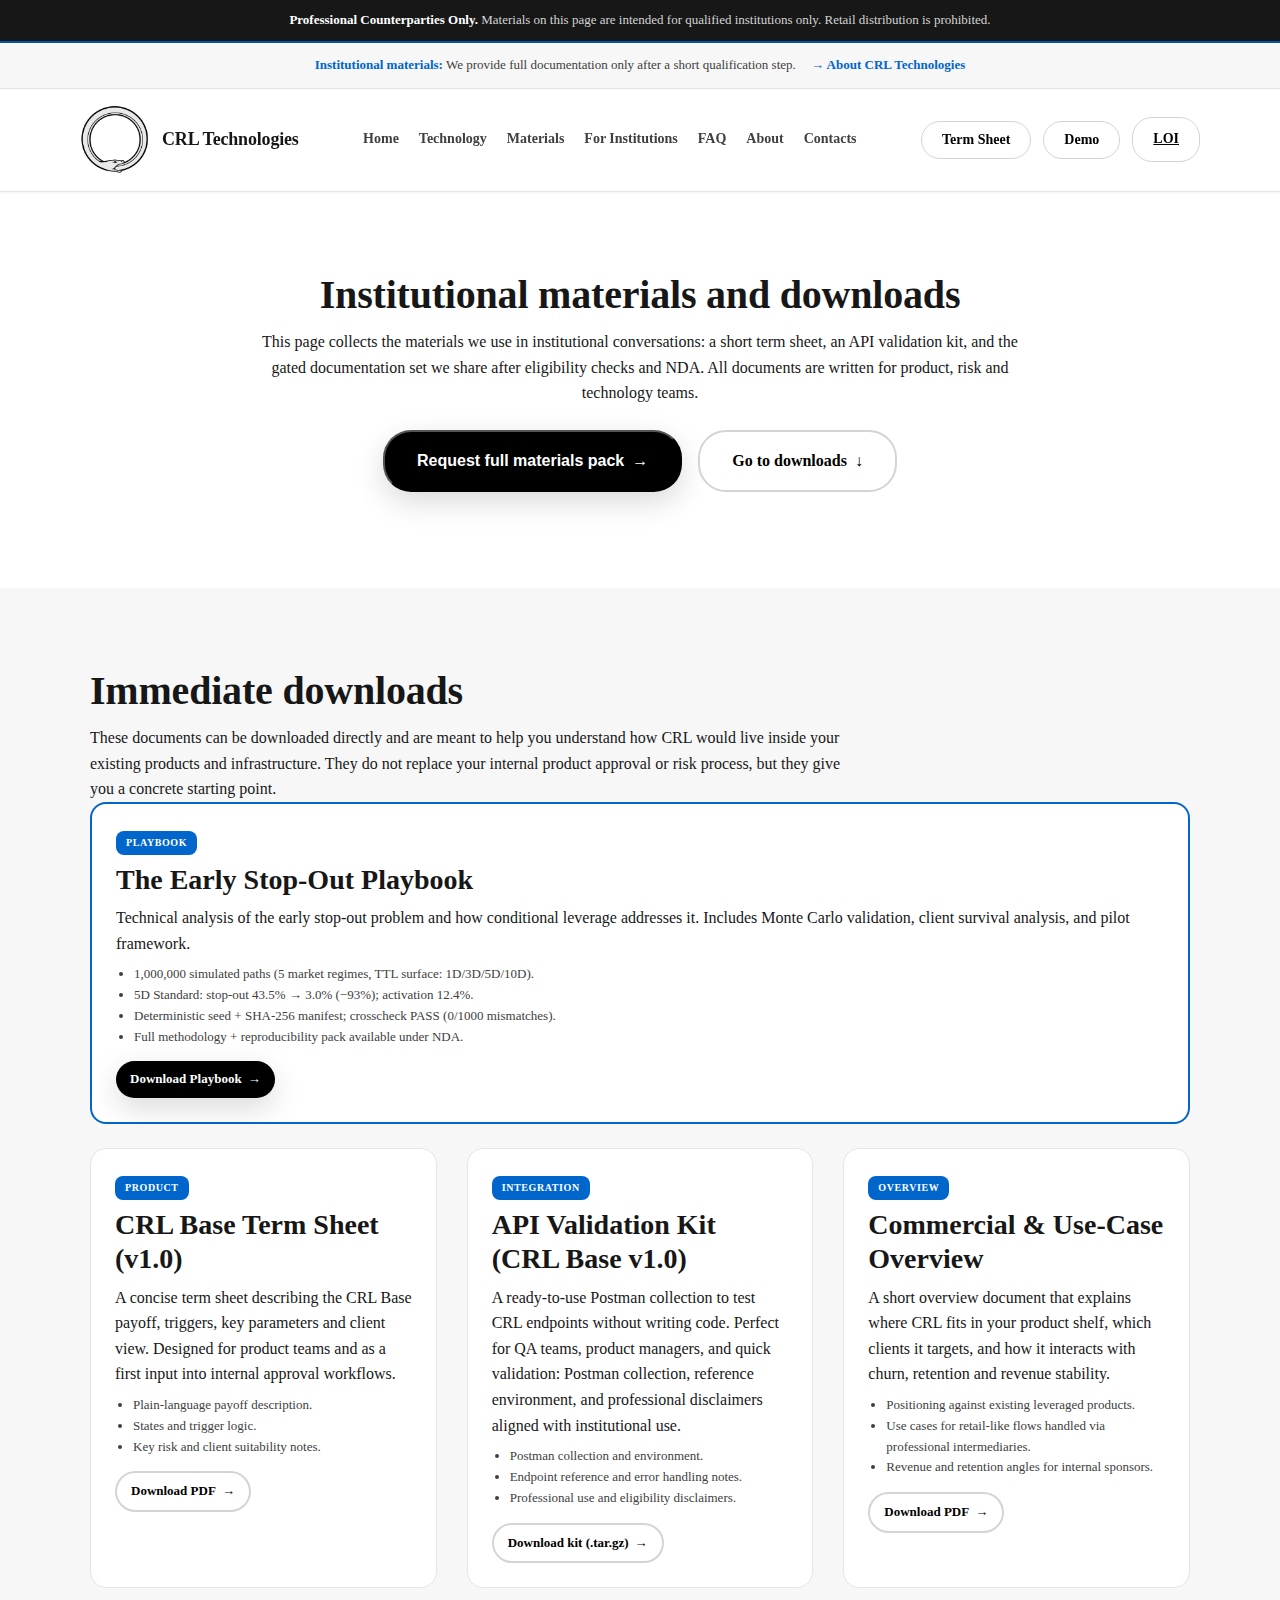
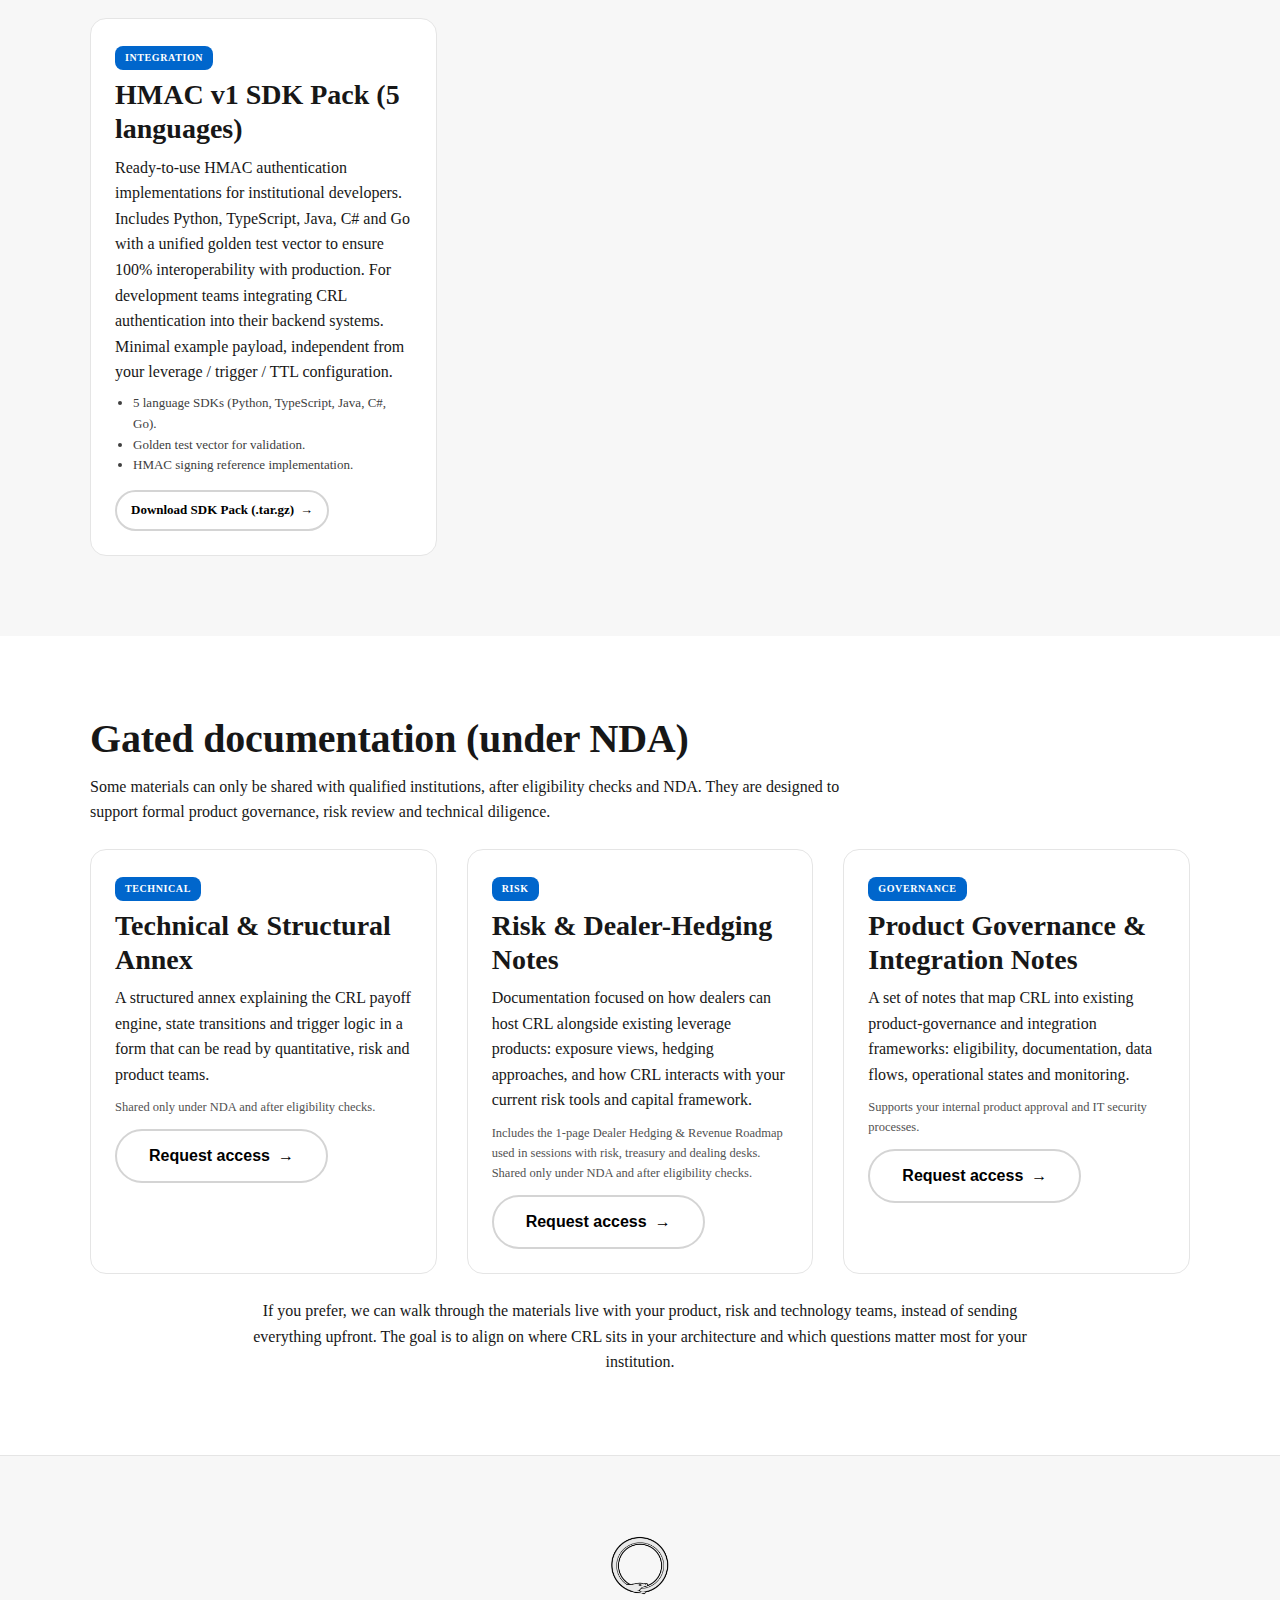
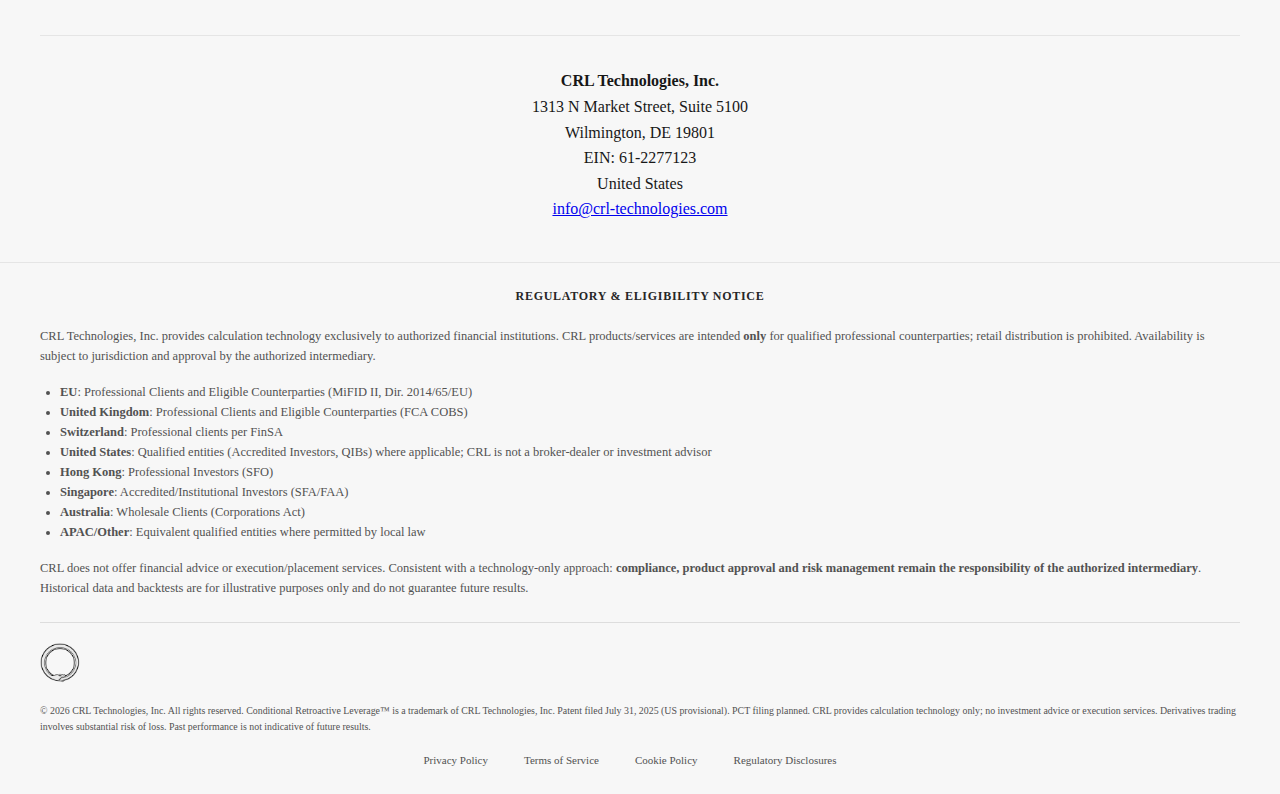
<file: materials.html>
<!DOCTYPE html>
<html lang="en">
<head>
  <meta charset="UTF-8"/>
  <meta name="viewport" content="width=device-width, initial-scale=1.0"/>
  <title>CRL Materials — Institutional Documentation & Downloads</title>
  <meta name="description" content="Institutional materials for CRL: term sheet, API validation kit and gated documentation for professional counterparties. Designed for product, risk and technology teams."/>
  <link rel="canonical" href="https://crl-technologies.com/materials.html"/>
  <link rel="icon" type="image/png" sizes="32x32" href="images/favicon-32x32.png"/>
  <link rel="icon" type="image/png" sizes="16x16" href="images/favicon-16x16.png"/>
  <link rel="stylesheet" href="css/styles.css">
</head>
<body>
  <a class="visually-hidden" href="#main">Skip to content</a>

  <!-- Professional Notice -->
  <div class="notice">
    <strong>Professional Counterparties Only.</strong>
    Materials on this page are intended for qualified institutions only. Retail distribution is prohibited.
  </div>

  <!-- Founder Access Bar -->
  <div style="background:#f7f7f7;border-bottom:1px solid #e5e5e5;padding:12px 20px;text-align:center;">
    <p style="font-size:13px;color:#404040;margin:0;">
      <strong style="color:#0066cc;">Institutional materials:</strong>
      We provide full documentation only after a short qualification step.
      <a href="about.html" style="color:#0066cc;text-decoration:none;margin-left:12px;font-weight:600;">→ About CRL Technologies</a>
    </p>
  </div>

  <!-- Navigation -->
  <nav aria-label="Main navigation">
    <div class="nav-wrap">
      <a href="index.html#main" class="brand" aria-label="CRL Technologies Home">
        <img class="logo-img" src="images/logo-crl-serpent.png"
             alt="CRL Technologies" width="32" height="32"
             loading="eager" decoding="async"/>

        <div class="logo-text">CRL Technologies</div>
      </a>
      <div class="nav-links" aria-label="Primary">
        <a href="index.html">Home</a>
        <a href="technology.html">Technology</a>
        <a href="materials.html">Materials</a>
        <a href="for-traders.html">For Institutions</a>   
        <a href="faq.html">FAQ</a>
        <a href="about.html">About</a>
        <a href="index.html#contacts">Contacts</a>
      </div>
      <div class="nav-cta-wrapper">
        <button class="nav-cta secondary" data-open-gate type="button">Term Sheet</button>
        <button class="nav-cta secondary" data-open-demo type="button">Demo</button>
        <a href="documents/CRL_LOI_Lite_Template_v1.pdf" download class="nav-cta secondary">LOI</a>
      </div>
      <button class="hamb" aria-label="Menu" aria-expanded="false"><span></span><span></span><span></span></button>
    </div>
  </nav>

  <main id="main">

    <!-- Hero / Intro -->
    <section class="section">
      <div class="wrap" style="text-align:center;">
        <h1 class="headline">Institutional materials and downloads</h1>
        <p style="margin-top:12px;max-width:760px;margin-left:auto;margin-right:auto;">
          This page collects the materials we use in institutional conversations: a short term sheet,
          an API validation kit, and the gated documentation set we share after eligibility checks and NDA.
          All documents are written for product, risk and technology teams.
        </p>

        <div class="hero-ctas" style="display:flex;justify-content:center;margin-top:24px;">
          <button class="hero-cta" type="button" data-open-gate data-doc="Full Materials Pack">
            Request full materials pack <span class="arrow">→</span>
          </button>
          <a href="#public-downloads" class="hero-cta secondary" style="display:inline-flex;align-items:center;justify-content:center;text-decoration:none;">
            Go to downloads <span class="arrow">↓</span>
          </a>
        </div>
      </div>
    </section>

    <!-- Public downloads -->
    <section class="section alt" id="public-downloads">
      <div class="wrap">
        <h2 class="headline">Immediate downloads</h2>
        <p style="margin-top:12px;max-width:760px;">
          These documents can be downloaded directly and are meant to help you understand how CRL would
          live inside your existing products and infrastructure. They do not replace your internal
          product approval or risk process, but they give you a concrete starting point.
        </p>

        <!-- Early Stop-Out Playbook -->
          <article class="card" style="border: 2px solid #0066cc;">
            <span class="badge" style="background: #0066cc; color: white;">Playbook</span>
            <h3 class="title" style="margin-top:8px;">The Early Stop-Out Playbook</h3>
            <p style="margin-top:8px;">
              Technical analysis of the early stop-out problem and how conditional leverage addresses it.
              Includes Monte Carlo validation, client survival analysis, and pilot framework.
            </p>
            <ul style="margin-top:8px;font-size:13px;color:var(--g700);padding-left:18px;">
              <li>1,000,000 simulated paths (5 market regimes, TTL surface: 1D/3D/5D/10D).</li>
              <li>5D Standard: stop-out 43.5% → 3.0% (−93%); activation 12.4%.</li>
              <li>Deterministic seed + SHA-256 manifest; crosscheck PASS (0/1000 mismatches).</li>
              <li>Full methodology + reproducibility pack available under NDA.</li>
            </ul>
            <div style="margin-top:14px;">
              <a href="downloads/CRL_Early_Stop-Out_Playbook_v1.0.pdf" class="hero-cta" style="font-size:13px;padding:8px 14px;text-decoration:none;display:inline-flex;align-items:center;gap:6px;">
                Download Playbook <span class="arrow">→</span>
              </a>
            </div>
          </article>

        <div class="p-grid" style="margin-top:24px;">
          <!-- Term sheet -->
          <article class="card">
            <span class="badge">Product</span>
            <h3 class="title" style="margin-top:8px;">CRL Base Term Sheet (v1.0)</h3>
            <p style="margin-top:8px;">
              A concise term sheet describing the CRL Base payoff, triggers, key parameters and client view.
              Designed for product teams and as a first input into internal approval workflows.
            </p>
            <ul style="margin-top:8px;font-size:13px;color:var(--g700);padding-left:18px;">
              <li>Plain-language payoff description.</li>
              <li>States and trigger logic.</li>
              <li>Key risk and client suitability notes.</li>
            </ul>
            <div style="margin-top:14px;">
              <!-- Aggiorna l'href con il percorso reale del PDF -->
              <a href="downloads/CRL_Term_Sheet_WEBSITE.pdf" class="hero-cta secondary" style="font-size:13px;padding:8px 14px;text-decoration:none;display:inline-flex;align-items:center;gap:6px;">
                Download PDF <span class="arrow">→</span>
              </a>
            </div>
          </article>

          <!-- API Validation Kit -->
          <article class="card">
            <span class="badge">Integration</span>
            <h3 class="title" style="margin-top:8px;">API Validation Kit (CRL Base v1.0)</h3>
            <p style="margin-top:8px;">
              A ready-to-use Postman collection to test CRL endpoints without writing code. Perfect for QA teams, product managers, and quick validation: Postman collection,
              reference environment, and professional disclaimers aligned with institutional use.
            </p>
            <ul style="margin-top:8px;font-size:13px;color:var(--g700);padding-left:18px;">
              <li>Postman collection and environment.</li>
              <li>Endpoint reference and error handling notes.</li>
              <li>Professional use and eligibility disclaimers.</li>
            </ul>
            <div style="margin-top:14px;">
              <!-- Percorso già usato per il kit base -->
              <a href="downloads/CRL_Base_v1.0_Kit.tar.gz" class="hero-cta secondary" style="font-size:13px;padding:8px 14px;text-decoration:none;display:inline-flex;align-items:center;gap:6px;">
                Download kit (.tar.gz) <span class="arrow">→</span>
              </a>
            </div>
          </article>

          <!-- Commercial overview -->
          <article class="card">
            <span class="badge">Overview</span>
            <h3 class="title" style="margin-top:8px;">Commercial &amp; Use-Case Overview</h3>
            <p style="margin-top:8px;">
              A short overview document that explains where CRL fits in your product shelf, which clients it targets,
              and how it interacts with churn, retention and revenue stability.
            </p>
            <ul style="margin-top:8px;font-size:13px;color:var(--g700);padding-left:18px;">
              <li>Positioning against existing leveraged products.</li>
              <li>Use cases for retail-like flows handled via professional intermediaries.</li>
              <li>Revenue and retention angles for internal sponsors.</li>
            </ul>
            <div style="margin-top:14px;">
              <!-- Aggiorna l'href quando il PDF è pronto -->
              <a href="downloads/CRL_Commercial_Overview.pdf" class="hero-cta secondary" style="font-size:13px;padding:8px 14px;text-decoration:none;display:inline-flex;align-items:center;gap:6px;">
                Download PDF <span class="arrow">→</span>
              </a>
            </div>
          </article>

          <!-- HMAC SDK Pack -->
          <article class="card">
            <span class="badge">Integration</span>
            <h3 class="title" style="margin-top:8px;">HMAC v1 SDK Pack (5 languages)</h3>
            <p style="margin-top:8px;">
              Ready-to-use HMAC authentication implementations for institutional developers. 
              Includes Python, TypeScript, Java, C# and Go with a unified golden test vector 
              to ensure 100% interoperability with production. For development teams integrating CRL authentication into their backend systems.
              Minimal example payload, independent from your leverage / trigger / TTL configuration.
            </p>
            <ul style="margin-top:8px;font-size:13px;color:var(--g700);padding-left:18px;">
              <li>5 language SDKs (Python, TypeScript, Java, C#, Go).</li>
              <li>Golden test vector for validation.</li>
              <li>HMAC signing reference implementation.</li>
            </ul>
            <div style="margin-top:14px;">
              <a href="downloads/CRL_HMAC_v1_SDK_Pack.tar.gz" class="hero-cta secondary" style="font-size:13px;padding:8px 14px;text-decoration:none;display:inline-flex;align-items:center;gap:6px;">
                Download SDK Pack (.tar.gz) <span class="arrow">→</span>
              </a>
            </div>
          </article>

        </div>
      </div>
    </section>

    <!-- Gated documentation -->
    <section class="section">
      <div class="wrap">
        <h2 class="headline">Gated documentation (under NDA)</h2>
        <p style="margin-top:12px;max-width:760px;">
          Some materials can only be shared with qualified institutions, after eligibility checks and NDA.
          They are designed to support formal product governance, risk review and technical diligence.
        </p>

        <div class="p-grid" style="margin-top:24px;">
          <article class="card">
            <span class="badge">Technical</span>
            <h3 class="title" style="margin-top:8px;">Technical &amp; Structural Annex</h3>
            <p style="margin-top:8px;">
              A structured annex explaining the CRL payoff engine, state transitions and trigger logic in a form that
              can be read by quantitative, risk and product teams.
            </p>
            <p class="caption" style="margin-top:10px;">
              Shared only under NDA and after eligibility checks.
            </p>
            <div style="margin-top:12px;">
              <button class="hero-cta secondary" type="button" data-open-gate data-doc="Technical & Structural Annex">
                Request access <span class="arrow">→</span>
              </button>
            </div>
          </article>

          <article class="card">
            <span class="badge">Risk</span>
            <h3 class="title" style="margin-top:8px;">Risk &amp; Dealer-Hedging Notes</h3>
            <p style="margin-top:8px;">
              Documentation focused on how dealers can host CRL alongside existing leverage products: exposure views,
              hedging approaches, and how CRL interacts with your current risk tools and capital framework.
            </p>
            <p class="caption" style="margin-top:10px;">
              Includes the 1-page Dealer Hedging &amp; Revenue Roadmap used in sessions with risk, treasury and dealing desks.
              Shared only under NDA and after eligibility checks.
            </p>
            <div style="margin-top:12px;">
              <button class="hero-cta secondary" type="button" data-open-gate data-doc="Risk & Dealer-Hedging Notes">
                Request access <span class="arrow">→</span>
              </button>
            </div>
          </article>


          <article class="card">
            <span class="badge">Governance</span>
            <h3 class="title" style="margin-top:8px;">Product Governance &amp; Integration Notes</h3>
            <p style="margin-top:8px;">
              A set of notes that map CRL into existing product-governance and integration frameworks:
              eligibility, documentation, data flows, operational states and monitoring.
            </p>
            <p class="caption" style="margin-top:10px;">
              Supports your internal product approval and IT security processes.
            </p>
            <div style="margin-top:12px;">
              <button class="hero-cta secondary" type="button" data-open-gate data-doc="Product Governance & Integration Notes">
                Request access <span class="arrow">→</span>
              </button>
            </div>
          </article>
        </div>

        <p style="margin-top:24px;max-width:780px;margin-left:auto;margin-right:auto;text-align:center;">
          If you prefer, we can walk through the materials live with your product, risk and technology teams,
          instead of sending everything upfront. The goal is to align on where CRL sits in your architecture
          and which questions matter most for your institution.
        </p>
      </div>
    </section>

  </main>

  <!-- Footer (stile identico alla home) -->
  <footer>
    <div style="text-align:center;margin-top:20px;margin-bottom:15px;">
          <img src="images/logo-crl-serpent.png" alt="CRL Technologies" width="60" height="60"/>
        </div>
      <div class="footer-address">
      <strong>CRL Technologies, Inc.</strong><br>
      1313 N Market Street, Suite 5100<br>
      Wilmington, DE 19801<br>
      EIN: 61-2277123<br>
      United States<br>
      <a href="mailto:info@crl-technologies.com">info@crl-technologies.com</a>
    </div>
  </footer>

  <!-- Unified Regulatory Disclaimer -->
  <section class="regulatory-disclaimer" aria-labelledby="reg-disclaimer-title">
    <div class="regulatory-content" style="text-align: left;">
      <h3 id="reg-disclaimer-title" style="text-align: center; margin-bottom: 20px;">Regulatory & Eligibility Notice</h3>
      <p style="margin:0 0 8px">
        CRL Technologies, Inc. provides calculation technology exclusively to authorized financial institutions.
        CRL products/services are intended <strong>only</strong> for qualified professional counterparties; retail distribution is prohibited.
        Availability is subject to jurisdiction and approval by the authorized intermediary.
      </p>
      <ul style="margin: 16px 0; padding-left: 20px;">
        <li><strong>EU</strong>: Professional Clients and Eligible Counterparties (MiFID II, Dir. 2014/65/EU)</li>
        <li><strong>United Kingdom</strong>: Professional Clients and Eligible Counterparties (FCA COBS)</li>
        <li><strong>Switzerland</strong>: Professional clients per FinSA</li>
        <li><strong>United States</strong>: Qualified entities (Accredited Investors, QIBs) where applicable; CRL is not a broker-dealer or investment advisor</li>
        <li><strong>Hong Kong</strong>: Professional Investors (SFO)</li>
        <li><strong>Singapore</strong>: Accredited/Institutional Investors (SFA/FAA)</li>
        <li><strong>Australia</strong>: Wholesale Clients (Corporations Act)</li>
        <li><strong>APAC/Other</strong>: Equivalent qualified entities where permitted by local law</li>
      </ul>
      <p style="margin:8px 0">
        CRL does not offer financial advice or execution/placement services. Consistent with a technology-only approach:
        <strong>compliance, product approval and risk management remain the responsibility of the authorized intermediary</strong>.
        Historical data and backtests are for illustrative purposes only and do not guarantee future results.
      </p>
      <div class="legal" style="margin-top: 24px; padding-top: 20px; border-top: 1px solid #ddd;">
        <img src="images/logo-crl-serpent.png"
            alt="CRL Technologies"
            width="40" height="40"
            style="margin-bottom:8px;vertical-align:middle"/>
        <p style="margin: 12px 0; font-size: 0.9em; line-height: 1.6;">
          © 2026 CRL Technologies, Inc. All rights reserved.
          Conditional Retroactive Leverage™ is a trademark of CRL Technologies, Inc.
          Patent filed July 31, 2025 (US provisional). PCT filing planned.
          CRL provides calculation technology only; no investment advice or execution services.
          Derivatives trading involves substantial risk of loss. Past performance is not indicative of future results.
        </p>
        <div class="legal-links" style="margin-top: 16px; display: flex; gap: 16px; flex-wrap: wrap; justify-content: center;">
          <a href="/privacy.html">Privacy Policy</a>
          <a href="/terms.html">Terms of Service</a>
          <a href="/cookies.html">Cookie Policy</a>
          <a href="/regulatory.html">Regulatory Disclosures</a>
        </div>
      </div>
    </div>
  </section>

<!-- Professional Gate Modal -->
 <div class="backdrop" id="gate" role="dialog" aria-modal="true" aria-hidden="true" aria-labelledby="gate-title">
   <div class="modal">
     <h3 id="gate-title">Professional Qualification Required</h3>
     <p class="modal-subtitle">
       Access to technical documentation and detailed research is reserved for licensed institutions and professional or eligible counterparties. If you are a retail client, this material is not intended for you.
     </p>
     <form id="gateForm" action="https://formspree.io/f/xpwevykk" method="POST" novalidate>
       <input type="hidden" id="requestedDoc" name="requested_document" value="Full Materials Pack">
       <div>
         <label for="jurisdiction">Regulatory Jurisdiction</label>
         <select id="jurisdiction" name="jurisdiction" required>
           <option value="">Select jurisdiction...</option>
           <option>EU (MiFID II)</option>
           <option>UK (FCA)</option>
           <option>Switzerland (FinSA)</option>
           <option>US (QIB/Accredited)</option>
           <option>Hong Kong (SFO)</option>
           <option>Singapore (SFA)</option>
           <option>Australia (Corporations Act)</option>
           <option>Other Professional</option>
         </select>
       </div>
       <div>
         <label for="email">Corporate Email</label>
         <input type="email" id="email" name="email" placeholder="your.name@institution.com" required>
       </div>
       <div>
         <label for="company">Institution Name</label>
         <input type="text" id="company" name="company" placeholder="Your licensed institution" required>
       </div>
       <div class="checks">
         <input type="checkbox" id="attestation" name="attestation" required>
         <label for="attestation">
           <span>I confirm that I am a Professional Client or Eligible Counterparty under applicable regulations and understand this is not investment advice.</span>
         </label>
       </div>
       <div class="actions">
         <button type="button" class="btn secondary" data-close-gate>Cancel</button>
         <button type="submit" class="btn primary">Access Materials</button>
       </div>
     </form>
     <p class="small">
       Your information may be used to confirm eligibility and prevent unauthorized access to professional-only materials. Please do not submit this form if you are not acting on behalf of a licensed institution.
     </p>
     <p class="privacy-notice">
       We process your data solely to verify professional status. See our <a href="/privacy.html">Privacy Policy</a>. We do not sell personal data.
     </p>
   </div>
 </div>

 <!-- Demo Booking Modal -->
 <div class="backdrop" id="demoModal" role="dialog" aria-modal="true" aria-hidden="true" aria-labelledby="demo-title">
   <div class="modal">
     <h3 id="demo-title">Schedule Technical Demonstration</h3>
     <p class="modal-subtitle">
       30-minute session to walk through the payoff, technical integration and risk model. Live calculation engine demonstration included.
     </p>
     <form id="demoForm" action="https://formspree.io/f/mwpzyldd" method="POST">
       <div>
         <label for="demo-name">Full Name</label>
         <input type="text" id="demo-name" name="name" required>
       </div>
       <div>
         <label for="demo-title-field">Title</label>
         <input type="text" id="demo-title-field" name="title" placeholder="e.g., Head of Trading" required>
       </div>
       <div>
         <label for="demo-company">Institution</label>
         <input type="text" id="demo-company" name="company" required>
       </div>
       <div>
         <label for="demo-email">Work Email</label>
         <input type="email" id="demo-email" name="email" required>
       </div>
       <div>
         <label for="demo-volume">Monthly Derivatives Volume</label>
         <select id="demo-volume" name="volume" required>
           <option value="">Select range...</option>
           <option>€10-50M</option>
           <option>€50-200M</option>
           <option>€200-500M</option>
           <option>€500M+</option>
         </select>
       </div>
       <div>
         <label for="demo-interest">Primary Interest</label>
         <select id="demo-interest" name="interest" required>
           <option value="">Select focus...</option>
           <option>Integration timeline & requirements</option>
           <option>Hedging and risk management</option>
           <option>Commercial terms & pricing</option>
           <option>Regulatory considerations</option>
           <option>Technical architecture</option>
         </select>

         </div>
      
         <!-- Formspree Hidden Fields -->
         <input type="hidden" name="_next" value="https://crl-technologies.com/thank-you.html">
         <input type="hidden" name="_subject" value="New CRL Demo Request">
         <input type="hidden" name="_gotcha" style="display:none">
          
       <div class="actions">
         <button type="button" class="btn secondary" data-close-demo>Cancel</button>
         <button type="submit" class="btn primary">Book Demo</button>
       </div>
     </form>
     <p class="small">We'll send a calendar invite within 24 hours. Demos are conducted via secure video conference.</p>
     <p class="privacy-notice">
       We process your data solely to verify professional status and schedule a demo.
       See our <a href="/privacy.html">Privacy Policy</a>. We do not sell personal data.
     </p>
   </div>
 </div>

 <!-- LOI modals remain the same as original -->
 <!-- [Rest of LOI modals code unchanged] -->

 <!-- JS -->
 <script>
   
   // Quick Qualification Form
   document.getElementById('quickQualForm')?.addEventListener('submit', (e) => {
     e.preventDefault();
     const formData = new FormData(e.target);
     const volume = formData.get('volume');
     const clientBase = formData.get('client_base');
     
     if (volume === '<10M' || clientBase === 'no') {
       alert('Unfortunately, CRL requires minimum €10M monthly volume and professional client base. Please contact us when you meet these requirements.');
     } else {
       alert('Excellent! You qualify for our pilot program. A representative will contact you within 24 hours.');
     }
   });
   
   // Checkbox visual feedback
   document.querySelectorAll('.checkbox-label input[type="checkbox"]').forEach(checkbox => {
     checkbox.addEventListener('change', function() {
       if (this.checked) {
         this.parentElement.classList.add('checked');
       } else {
         this.parentElement.classList.remove('checked');
       }
     });
   });

   // Rest of original JavaScript remains the same
   // [Include all original JavaScript code here]

   // Focus trap helper (Gate & Demo)
   function trapFocus(modal) {
     const focusables = modal.querySelectorAll('button,[href],input,select,textarea,[tabindex]:not([tabindex="-1"])');
     const first = focusables[0], last = focusables[focusables.length - 1];
     modal.addEventListener('keydown', e => {
       if (e.key === 'Escape') {
         if (modal.closest('#gate')) closeGate();
         else if (modal.closest('#demoModal')) closeDemo();
         else if (modal.closest('#loiQual')) hideAllLOI();
         else if (modal.closest('#loiTerms')) navigateLOI(1);
         else if (modal.closest('#loiReview')) navigateLOI(2);
       }
       if (e.key !== 'Tab') return;
       if (e.shiftKey && document.activeElement === first) { e.preventDefault(); last.focus(); }
       else if (!e.shiftKey && document.activeElement === last) { e.preventDefault(); first.focus(); }
     });
     if (first) first.focus();
   }

   // Professional Gate
   const gate = document.getElementById('gate');
   const gateOpeners = document.querySelectorAll('[data-open-gate]');
   const gateClosers = document.querySelectorAll('[data-close-gate]');
   let gateOpenerElement = null;
   function openGate(opener) {
     gateOpenerElement = opener;
     gate.style.display = 'flex'; gate.setAttribute('aria-hidden', 'false');
     document.body.style.overflow = 'hidden'; trapFocus(gate.querySelector('.modal'));
   }
   function closeGate() {
     gate.style.display = 'none'; gate.setAttribute('aria-hidden', 'true');
     document.body.style.overflow = ''; if (gateOpenerElement){ gateOpenerElement.focus(); gateOpenerElement=null; }
   }
   gateOpeners.forEach(el => el.addEventListener('click', e => { 
      e.preventDefault(); 
      const doc = el.getAttribute('data-doc') || 'General Request';
      document.getElementById('requestedDoc').value = doc;
      openGate(el); 
    }));
   gateClosers.forEach(el => el.addEventListener('click', closeGate));
   gate.addEventListener('click', e => { if (e.target === gate) closeGate(); });

   // Demo Modal
   const demoModal = document.getElementById('demoModal');
   const demoOpeners = document.querySelectorAll('[data-open-demo]');
   const demoClosers = document.querySelectorAll('[data-close-demo]');
   let demoOpenerElement = null;
   function openDemo(opener) {
     demoOpenerElement = opener; demoModal.style.display = 'flex'; demoModal.setAttribute('aria-hidden','false');
     document.body.style.overflow='hidden'; trapFocus(demoModal.querySelector('.modal'));
   }
   function closeDemo() {
     demoModal.style.display = 'none'; demoModal.setAttribute('aria-hidden','true');
     document.body.style.overflow=''; if (demoOpenerElement){ demoOpenerElement.focus(); demoOpenerElement=null; }
   }
   demoOpeners.forEach(el => el.addEventListener('click', e => { e.preventDefault(); openDemo(el); }));
   demoClosers.forEach(el => el.addEventListener('click', closeDemo));
   demoModal.addEventListener('click', e => { if (e.target === demoModal) closeDemo(); });

   document.getElementById('gateForm').addEventListener('submit', e => {
      e.preventDefault();
      const formData = new FormData(e.target);
      const email = formData.get('email') || '';
      const freeProviders = ['gmail.com','yahoo.com','outlook.com','hotmail.com','icloud.com','proton.me','aol.com','gmx.com'];
      const domain = (email.split('@')[1] || '').toLowerCase();
      if (freeProviders.includes(domain)) { alert('Please use your corporate email address.'); return; }
      
      // Invia a Formspree
      fetch('https://formspree.io/f/xpwevykk', {
        method: 'POST',
        body: formData,
        headers: { 'Accept': 'application/json' }
      }).then(response => {
        if (response.ok) {
          closeGate();
          alert('Access granted. We will contact you shortly.');
          e.target.reset();
        } else {
          alert('Error submitting form. Please try again.');
        }
      }).catch(() => alert('Error submitting form. Please try again.'));
    });
   // Form now handled by Formspree

   // Mobile Menu
   const hamb = document.querySelector('.hamb');
   const navLinks = document.querySelector('.nav-links');
   if (hamb && navLinks) {
     hamb.addEventListener('click', () => {
       const expanded = hamb.getAttribute('aria-expanded') === 'true';
       hamb.setAttribute('aria-expanded', !expanded);
       navLinks.classList.toggle('is-open');
     });
   }

   // Smooth Scroll
   document.querySelectorAll('a[href^="#"]').forEach(anchor => {
     anchor.addEventListener('click', function(e) {
       const href = this.getAttribute('href');
       if (href && href !== '#') {
         const target = document.querySelector(href);
         if (target) { e.preventDefault(); target.scrollIntoView({ behavior: 'smooth', block: 'start' }); }
       }
     });
   });

   // Intersection animations
   const observer = new IntersectionObserver(entries => {
     entries.forEach(entry => { if (entry.isIntersecting) entry.target.classList.add('fade-in'); });
   }, { threshold: 0.1 });
   document.querySelectorAll('.card, .benefit').forEach(el => observer.observe(el));

   // Sticky CTA: show/hide based on scroll (mobile only)
   const sticky = document.querySelector('.sticky-cta');
   window.addEventListener('scroll', () => {
     const y = window.scrollY;
     if (!sticky) return;
     if (y > 300 && window.innerWidth <= 980){ sticky.setAttribute('aria-hidden','false'); }
     else { sticky.setAttribute('aria-hidden','true'); }
   });
 </script>

  <script src="js/main.js"></script>
</body>
</html>
</file>
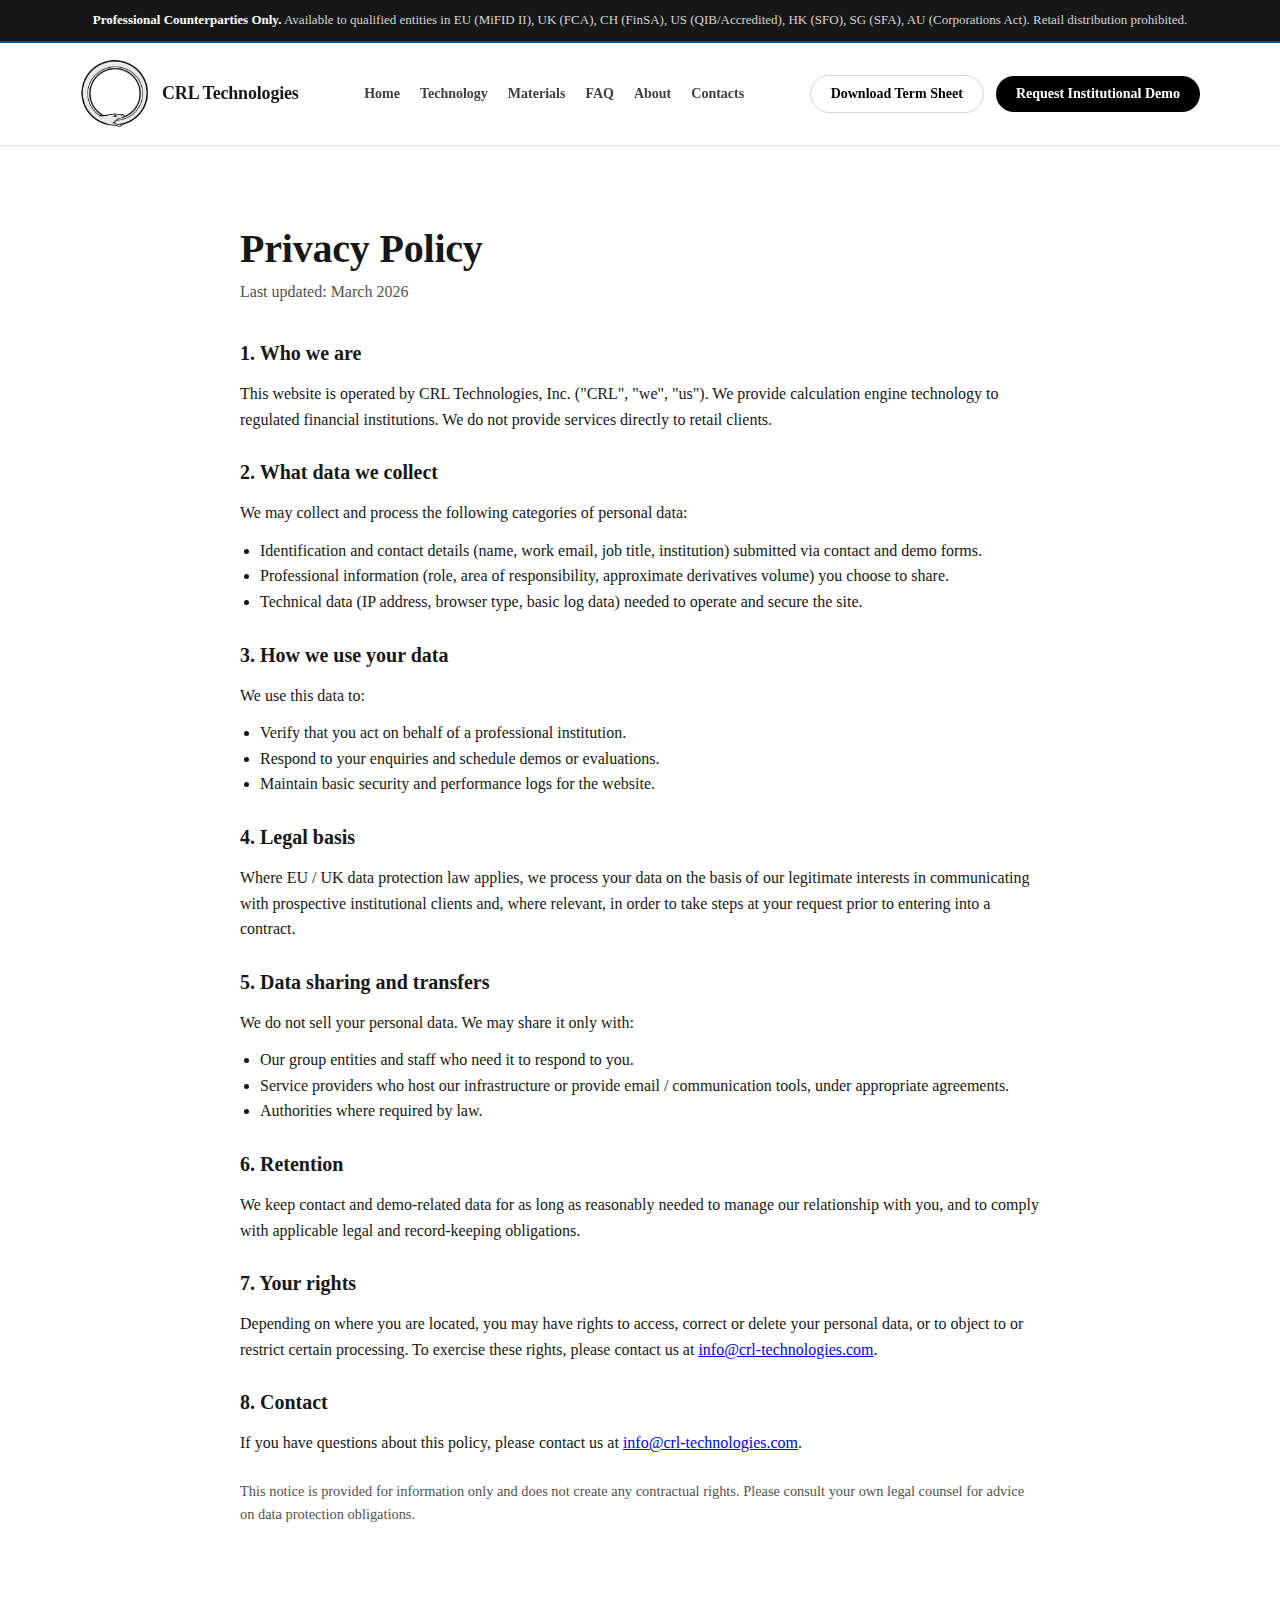
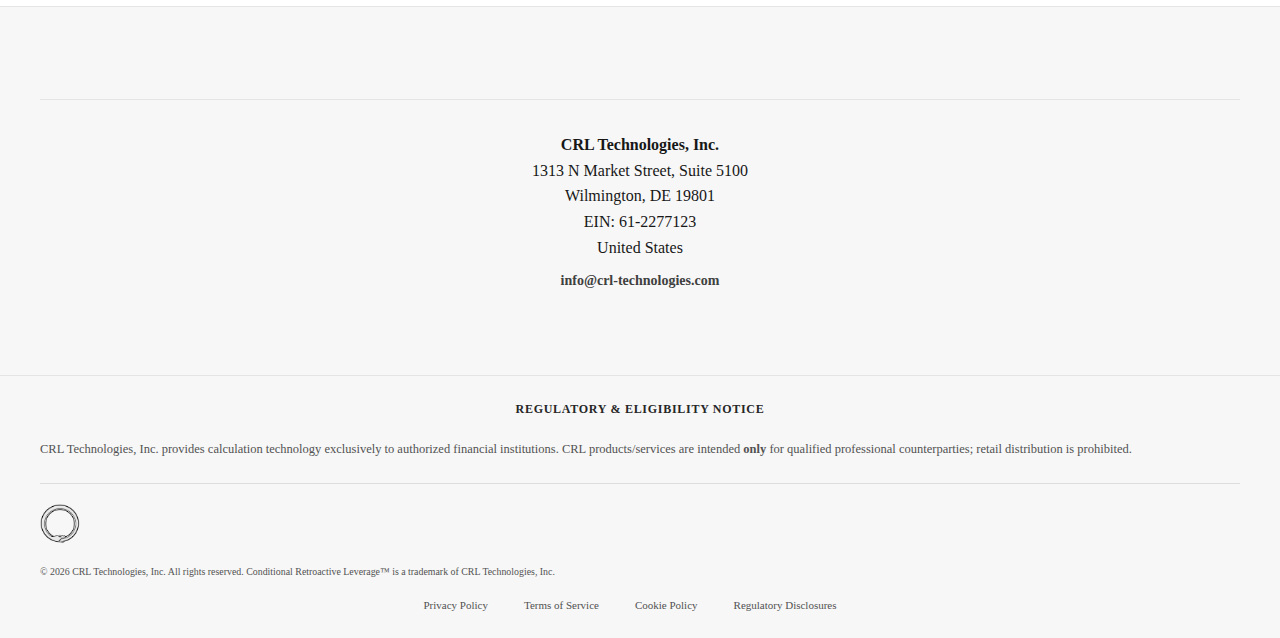
<file: privacy.html>
<!DOCTYPE html>
<html lang="en">
<head>
  <meta charset="UTF-8"/>
  <meta name="viewport" content="width=device-width, initial-scale=1.0"/>
  <title>Privacy Policy – CRL Technologies, Inc.</title>
  <meta name="description" content="Privacy Policy for CRL Technologies website. How we collect, use and protect your personal data."/>
  <link rel="canonical" href="https://crl-technologies.com/privacy.html"/>
  <link rel="icon" type="image/png" sizes="32x32" href="images/favicon-32x32.png"/>
  <link rel="icon" type="image/png" sizes="16x16" href="images/favicon-16x16.png"/>
  <link rel="stylesheet" href="css/styles.css">
</head>
<body>
  <a class="visually-hidden" href="#main">Skip to content</a>

  <!-- Professional Notice -->
  <div class="notice">
    <strong>Professional Counterparties Only.</strong>
    Available to qualified entities in EU (MiFID II), UK (FCA), CH (FinSA), US (QIB/Accredited), HK (SFO), SG (SFA), AU (Corporations Act).
    Retail distribution prohibited.
  </div>

  <!-- Navigation -->
  <nav aria-label="Main navigation">
    <div class="nav-wrap">
      <a href="index.html#main" class="brand" aria-label="CRL Technologies Home">
        <img class="logo-img" src="images/logo-crl-serpent.png"
             alt="CRL Technologies" width="32" height="32"
             loading="eager" decoding="async"/>
        <div class="logo-text">CRL Technologies</div>
      </a>
      <div class="nav-links" aria-label="Primary">
        <a href="index.html">Home</a>
        <a href="technology.html">Technology</a>
        <a href="materials.html">Materials</a>
        <a href="faq.html">FAQ</a>
        <a href="about.html">About</a>
        <a href="index.html#contacts">Contacts</a>
      </div>
      <div class="nav-cta-wrapper">
        <button class="nav-cta secondary" data-open-gate type="button">Download Term Sheet</button>
        <button class="nav-cta" data-open-demo type="button">Request Institutional Demo</button>
      </div>
      <button class="hamb" aria-label="Menu" aria-expanded="false"><span></span><span></span><span></span></button>
    </div>
  </nav>

  <main id="main">
    <section class="section">
      <div class="wrap" style="max-width:800px;">
        <h1 class="headline">Privacy Policy</h1>
        <p style="margin-top:8px;color:var(--g600);">Last updated: March 2026</p>

        <div style="margin-top:32px;">
          <h2 style="font-size:1.25rem;margin-bottom:12px;">1. Who we are</h2>
          <p>
            This website is operated by CRL Technologies, Inc. ("CRL", "we", "us").
            We provide calculation engine technology to regulated financial
            institutions. We do not provide services directly to retail clients.
          </p>

          <h2 style="font-size:1.25rem;margin:24px 0 12px;">2. What data we collect</h2>
          <p>We may collect and process the following categories of personal data:</p>
          <ul style="margin-top:12px;padding-left:20px;">
            <li>Identification and contact details (name, work email, job title, institution) submitted via contact and demo forms.</li>
            <li>Professional information (role, area of responsibility, approximate derivatives volume) you choose to share.</li>
            <li>Technical data (IP address, browser type, basic log data) needed to operate and secure the site.</li>
          </ul>

          <h2 style="font-size:1.25rem;margin:24px 0 12px;">3. How we use your data</h2>
          <p>We use this data to:</p>
          <ul style="margin-top:12px;padding-left:20px;">
            <li>Verify that you act on behalf of a professional institution.</li>
            <li>Respond to your enquiries and schedule demos or evaluations.</li>
            <li>Maintain basic security and performance logs for the website.</li>
          </ul>

          <h2 style="font-size:1.25rem;margin:24px 0 12px;">4. Legal basis</h2>
          <p>
            Where EU / UK data protection law applies, we process your data on the
            basis of our legitimate interests in communicating with prospective
            institutional clients and, where relevant, in order to take steps at
            your request prior to entering into a contract.
          </p>

          <h2 style="font-size:1.25rem;margin:24px 0 12px;">5. Data sharing and transfers</h2>
          <p>We do not sell your personal data. We may share it only with:</p>
          <ul style="margin-top:12px;padding-left:20px;">
            <li>Our group entities and staff who need it to respond to you.</li>
            <li>Service providers who host our infrastructure or provide email / communication tools, under appropriate agreements.</li>
            <li>Authorities where required by law.</li>
          </ul>

          <h2 style="font-size:1.25rem;margin:24px 0 12px;">6. Retention</h2>
          <p>
            We keep contact and demo-related data for as long as reasonably needed
            to manage our relationship with you, and to comply with applicable
            legal and record-keeping obligations.
          </p>

          <h2 style="font-size:1.25rem;margin:24px 0 12px;">7. Your rights</h2>
          <p>
            Depending on where you are located, you may have rights to access,
            correct or delete your personal data, or to object to or restrict
            certain processing. To exercise these rights, please contact us at
            <a href="mailto:info@crl-technologies.com">info@crl-technologies.com</a>.
          </p>

          <h2 style="font-size:1.25rem;margin:24px 0 12px;">8. Contact</h2>
          <p>
            If you have questions about this policy, please contact us at
            <a href="mailto:info@crl-technologies.com">info@crl-technologies.com</a>.
          </p>

          <p style="margin-top:24px;font-size:0.9em;color:var(--g600);">
            This notice is provided for information only and does not create any
            contractual rights. Please consult your own legal counsel for advice
            on data protection obligations.
          </p>
        </div>
      </div>
    </section>
  </main>

  <!-- Footer -->
  <footer>
    <div class="f-grid">
      <div class="footer-address">
        <strong>CRL Technologies, Inc.</strong><br>
        1313 N Market Street, Suite 5100<br>
        Wilmington, DE 19801<br>
        EIN: 61-2277123<br>
        United States<br>
        <a href="mailto:info@crl-technologies.com">info@crl-technologies.com</a>
      </div>
    </div>
  </footer>

  <!-- Regulatory Disclaimer -->
  <section class="regulatory-disclaimer" aria-labelledby="reg-disclaimer-title">
    <div class="regulatory-content" style="text-align: left;">
      <h3 id="reg-disclaimer-title" style="text-align: center; margin-bottom: 20px;">Regulatory & Eligibility Notice</h3>
      <p style="margin:0 0 8px">
        CRL Technologies, Inc. provides calculation technology exclusively to authorized financial institutions.
        CRL products/services are intended <strong>only</strong> for qualified professional counterparties; retail distribution is prohibited.
      </p>
      <div class="legal" style="margin-top: 24px; padding-top: 20px; border-top: 1px solid #ddd;">
        <img src="images/logo-crl-serpent.png" alt="CRL Technologies" width="40" height="40" style="margin-bottom:8px;vertical-align:middle"/>
        <p style="margin: 12px 0; font-size: 0.9em; line-height: 1.6;">
          © 2026 CRL Technologies, Inc. All rights reserved.
          Conditional Retroactive Leverage™ is a trademark of CRL Technologies, Inc.
        </p>
        <div class="legal-links" style="margin-top: 16px; display: flex; gap: 16px; flex-wrap: wrap; justify-content: center;">
          <a href="/privacy.html">Privacy Policy</a>
          <a href="/terms.html">Terms of Service</a>
          <a href="/cookies.html">Cookie Policy</a>
          <a href="/regulatory.html">Regulatory Disclosures</a>
        </div>
      </div>
    </div>
  </section>

  <script src="js/main.js"></script>
</body>
</html>
</file>
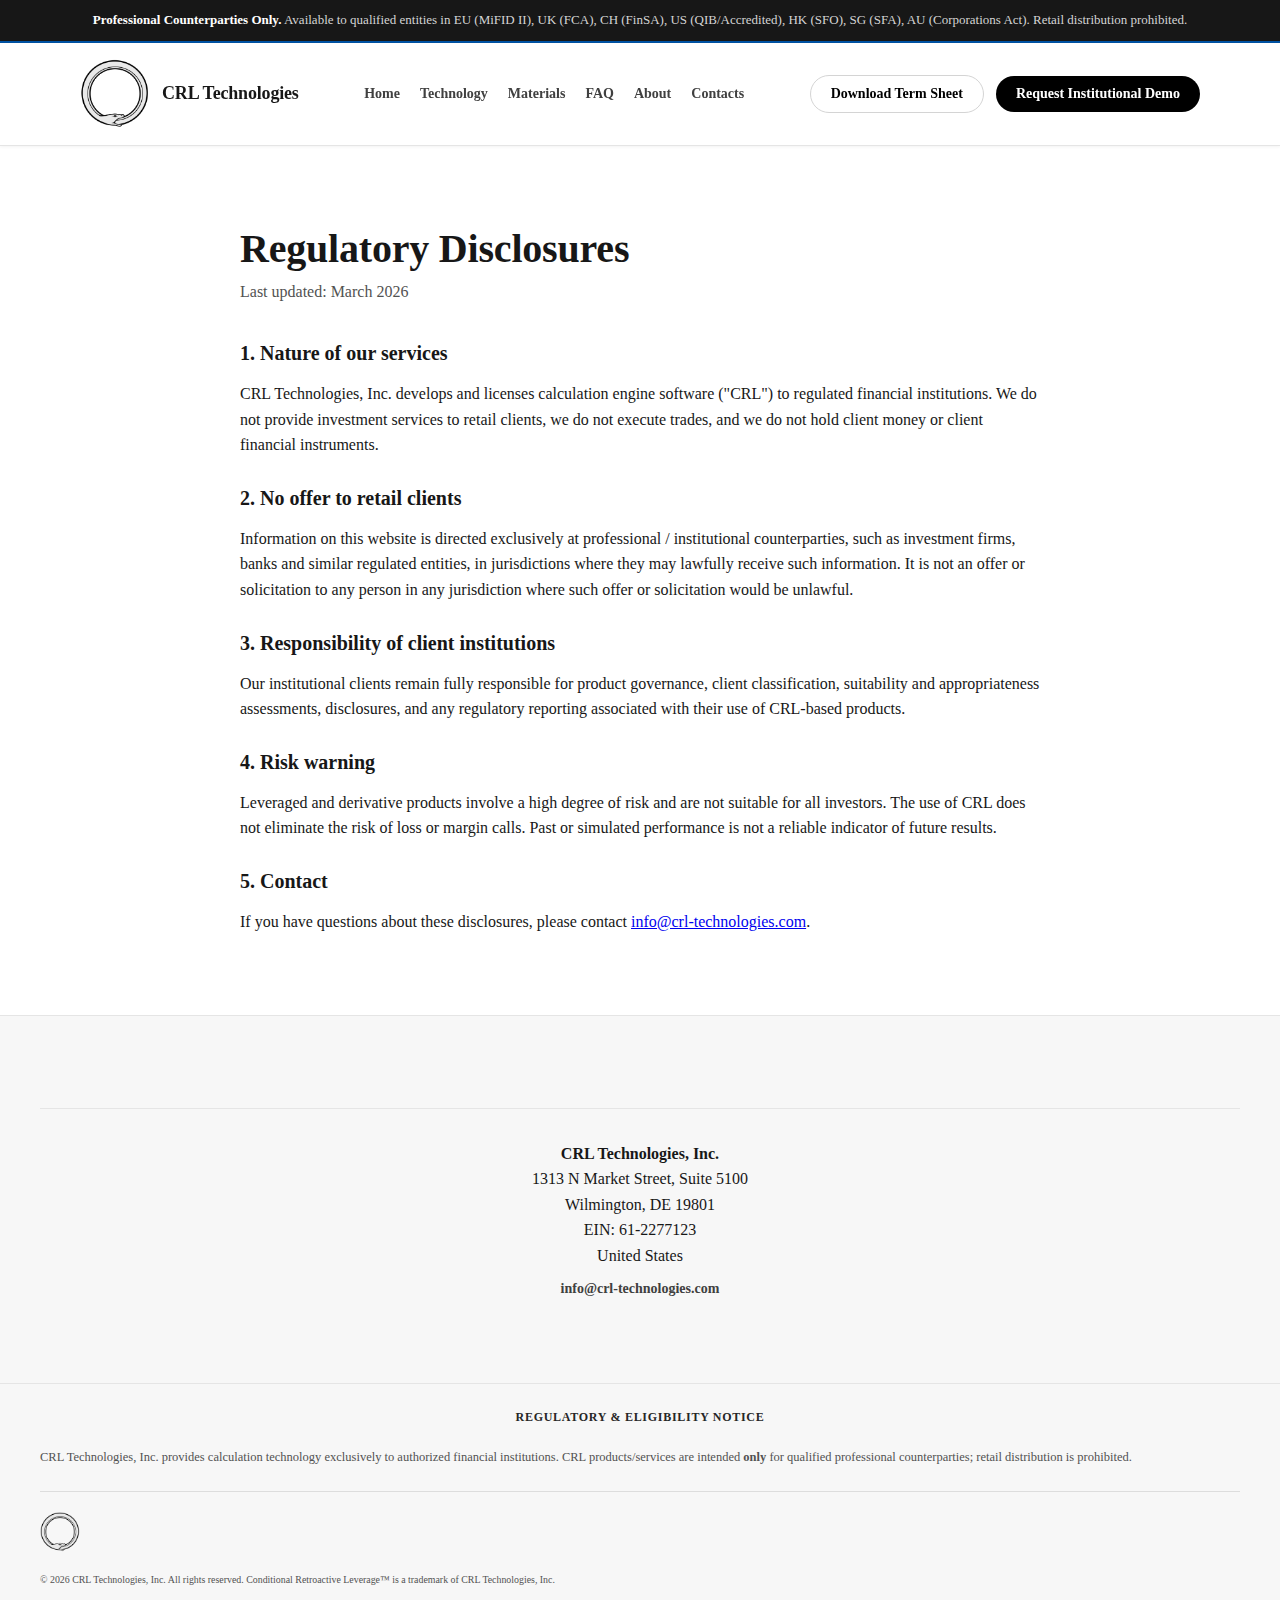
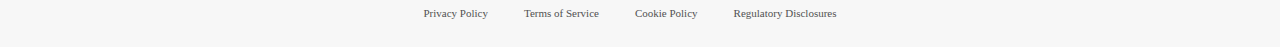
<file: regulatory.html>
<!DOCTYPE html>
<html lang="en">
<head>
  <meta charset="UTF-8"/>
  <meta name="viewport" content="width=device-width, initial-scale=1.0"/>
  <title>Regulatory Disclosures – CRL Technologies, Inc.</title>
  <meta name="description" content="Regulatory disclosures for CRL Technologies. Nature of services, eligibility requirements and risk warnings."/>
  <link rel="canonical" href="https://crl-technologies.com/regulatory.html"/>
  <link rel="icon" type="image/png" sizes="32x32" href="images/favicon-32x32.png"/>
  <link rel="icon" type="image/png" sizes="16x16" href="images/favicon-16x16.png"/>
  <link rel="stylesheet" href="css/styles.css">
</head>
<body>
  <a class="visually-hidden" href="#main">Skip to content</a>

  <!-- Professional Notice -->
  <div class="notice">
    <strong>Professional Counterparties Only.</strong>
    Available to qualified entities in EU (MiFID II), UK (FCA), CH (FinSA), US (QIB/Accredited), HK (SFO), SG (SFA), AU (Corporations Act).
    Retail distribution prohibited.
  </div>

  <!-- Navigation -->
  <nav aria-label="Main navigation">
    <div class="nav-wrap">
      <a href="index.html#main" class="brand" aria-label="CRL Technologies Home">
        <img class="logo-img" src="images/logo-crl-serpent.png"
             alt="CRL Technologies" width="32" height="32"
             loading="eager" decoding="async"/>
        <div class="logo-text">CRL Technologies</div>
      </a>
      <div class="nav-links" aria-label="Primary">
        <a href="index.html">Home</a>
        <a href="technology.html">Technology</a>
        <a href="materials.html">Materials</a>
        <a href="faq.html">FAQ</a>
        <a href="about.html">About</a>
        <a href="index.html#contacts">Contacts</a>
      </div>
      <div class="nav-cta-wrapper">
        <button class="nav-cta secondary" data-open-gate type="button">Download Term Sheet</button>
        <button class="nav-cta" data-open-demo type="button">Request Institutional Demo</button>
      </div>
      <button class="hamb" aria-label="Menu" aria-expanded="false"><span></span><span></span><span></span></button>
    </div>
  </nav>

  <main id="main">
    <section class="section">
      <div class="wrap" style="max-width:800px;">
        <h1 class="headline">Regulatory Disclosures</h1>
        <p style="margin-top:8px;color:var(--g600);">Last updated: March 2026</p>

        <div style="margin-top:32px;">
          <h2 style="font-size:1.25rem;margin-bottom:12px;">1. Nature of our services</h2>
          <p>
            CRL Technologies, Inc. develops and licenses calculation engine
            software ("CRL") to regulated financial institutions. We do not
            provide investment services to retail clients, we do not execute
            trades, and we do not hold client money or client financial instruments.
          </p>

          <h2 style="font-size:1.25rem;margin:24px 0 12px;">2. No offer to retail clients</h2>
          <p>
            Information on this website is directed exclusively at professional /
            institutional counterparties, such as investment firms, banks and
            similar regulated entities, in jurisdictions where they may lawfully
            receive such information. It is not an offer or solicitation to any
            person in any jurisdiction where such offer or solicitation would be
            unlawful.
          </p>

          <h2 style="font-size:1.25rem;margin:24px 0 12px;">3. Responsibility of client institutions</h2>
          <p>
            Our institutional clients remain fully responsible for product
            governance, client classification, suitability and appropriateness
            assessments, disclosures, and any regulatory reporting associated
            with their use of CRL-based products.
          </p>

          <h2 style="font-size:1.25rem;margin:24px 0 12px;">4. Risk warning</h2>
          <p>
            Leveraged and derivative products involve a high degree of risk and
            are not suitable for all investors. The use of CRL does not eliminate
            the risk of loss or margin calls. Past or simulated performance is
            not a reliable indicator of future results.
          </p>

          <h2 style="font-size:1.25rem;margin:24px 0 12px;">5. Contact</h2>
          <p>
            If you have questions about these disclosures, please contact
            <a href="mailto:info@crl-technologies.com">info@crl-technologies.com</a>.
          </p>
        </div>
      </div>
    </section>
  </main>

  <!-- Footer -->
  <footer>
    <div class="f-grid">
      <div class="footer-address">
        <strong>CRL Technologies, Inc.</strong><br>
        1313 N Market Street, Suite 5100<br>
        Wilmington, DE 19801<br>
        EIN: 61-2277123<br>
        United States<br>
        <a href="mailto:info@crl-technologies.com">info@crl-technologies.com</a>
      </div>
    </div>
  </footer>

  <!-- Regulatory Disclaimer -->
  <section class="regulatory-disclaimer" aria-labelledby="reg-disclaimer-title">
    <div class="regulatory-content" style="text-align: left;">
      <h3 id="reg-disclaimer-title" style="text-align: center; margin-bottom: 20px;">Regulatory & Eligibility Notice</h3>
      <p style="margin:0 0 8px">
        CRL Technologies, Inc. provides calculation technology exclusively to authorized financial institutions.
        CRL products/services are intended <strong>only</strong> for qualified professional counterparties; retail distribution is prohibited.
      </p>
      <div class="legal" style="margin-top: 24px; padding-top: 20px; border-top: 1px solid #ddd;">
        <img src="images/logo-crl-serpent.png" alt="CRL Technologies" width="40" height="40" style="margin-bottom:8px;vertical-align:middle"/>
        <p style="margin: 12px 0; font-size: 0.9em; line-height: 1.6;">
          © 2026 CRL Technologies, Inc. All rights reserved.
          Conditional Retroactive Leverage™ is a trademark of CRL Technologies, Inc.
        </p>
        <div class="legal-links" style="margin-top: 16px; display: flex; gap: 16px; flex-wrap: wrap; justify-content: center;">
          <a href="/privacy.html">Privacy Policy</a>
          <a href="/terms.html">Terms of Service</a>
          <a href="/cookies.html">Cookie Policy</a>
          <a href="/regulatory.html">Regulatory Disclosures</a>
        </div>
      </div>
    </div>
  </section>

  <script src="js/main.js"></script>
</body>
</html>
</file>
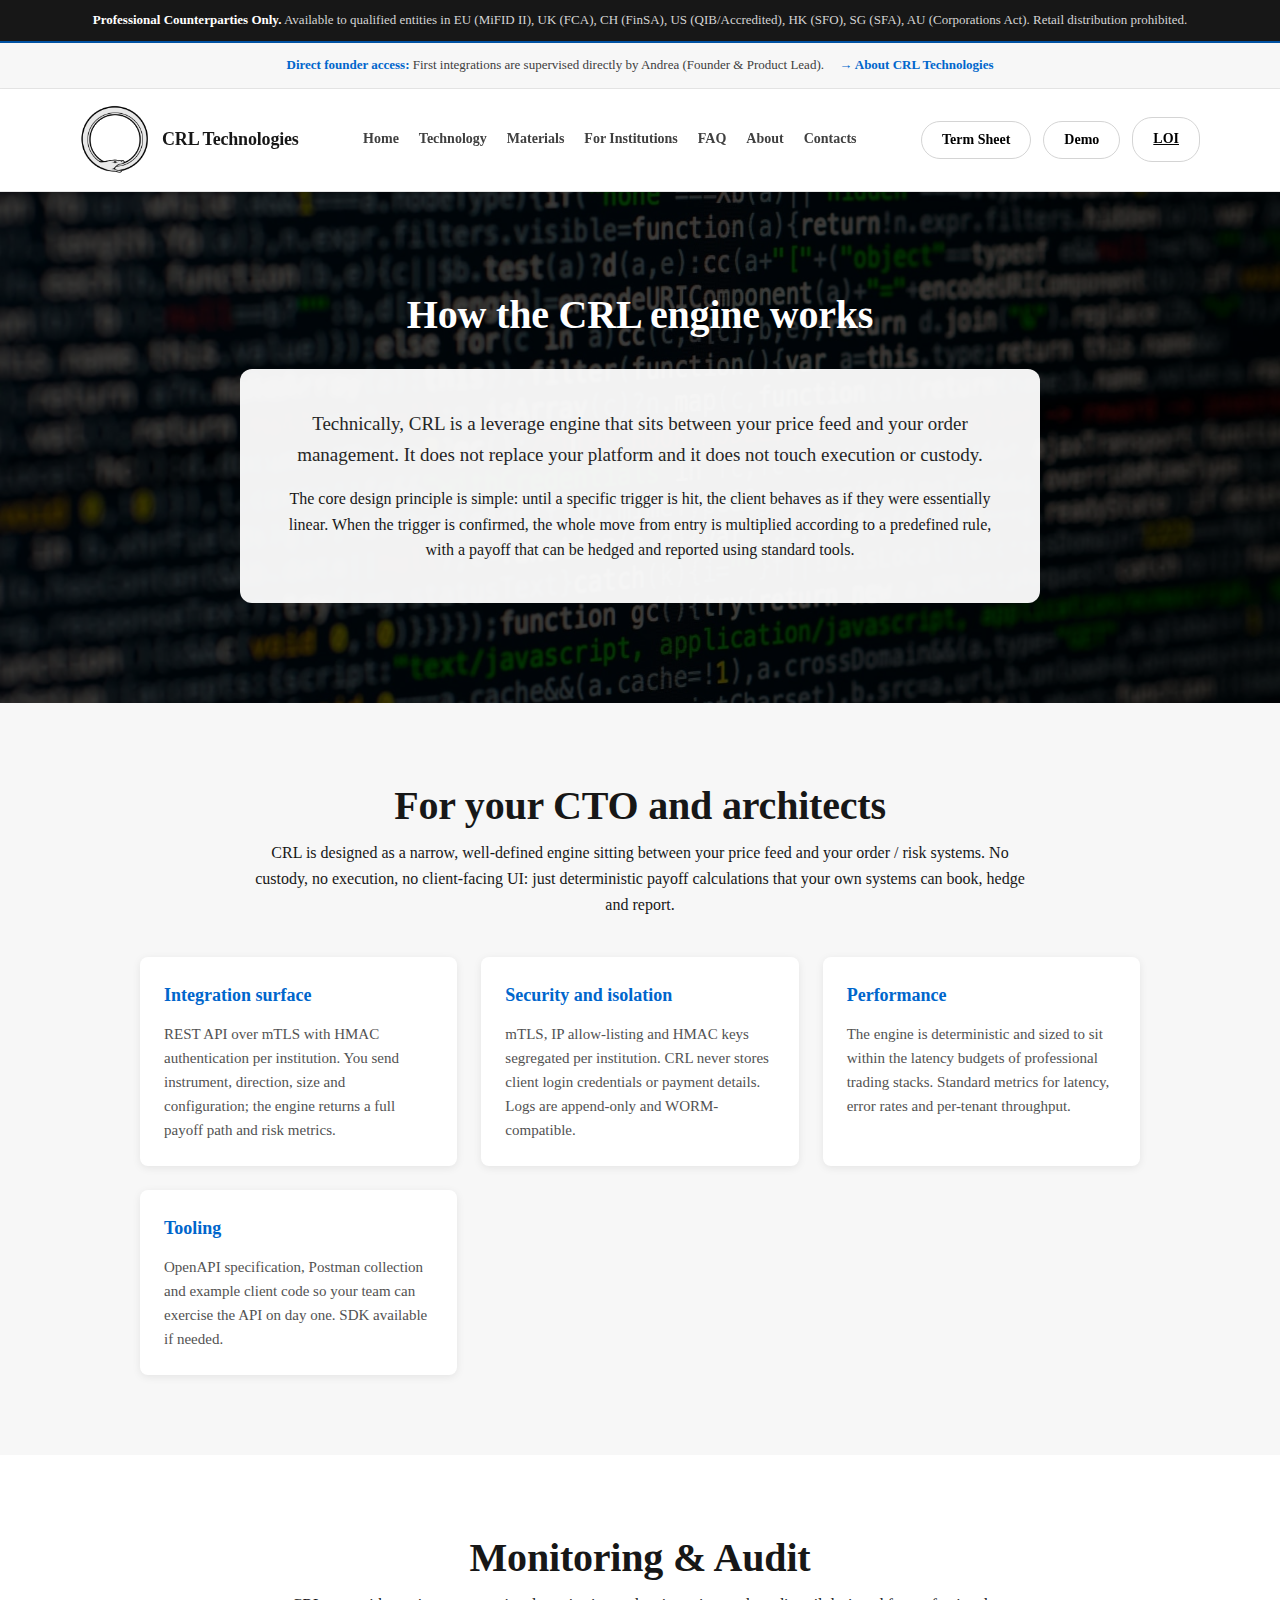
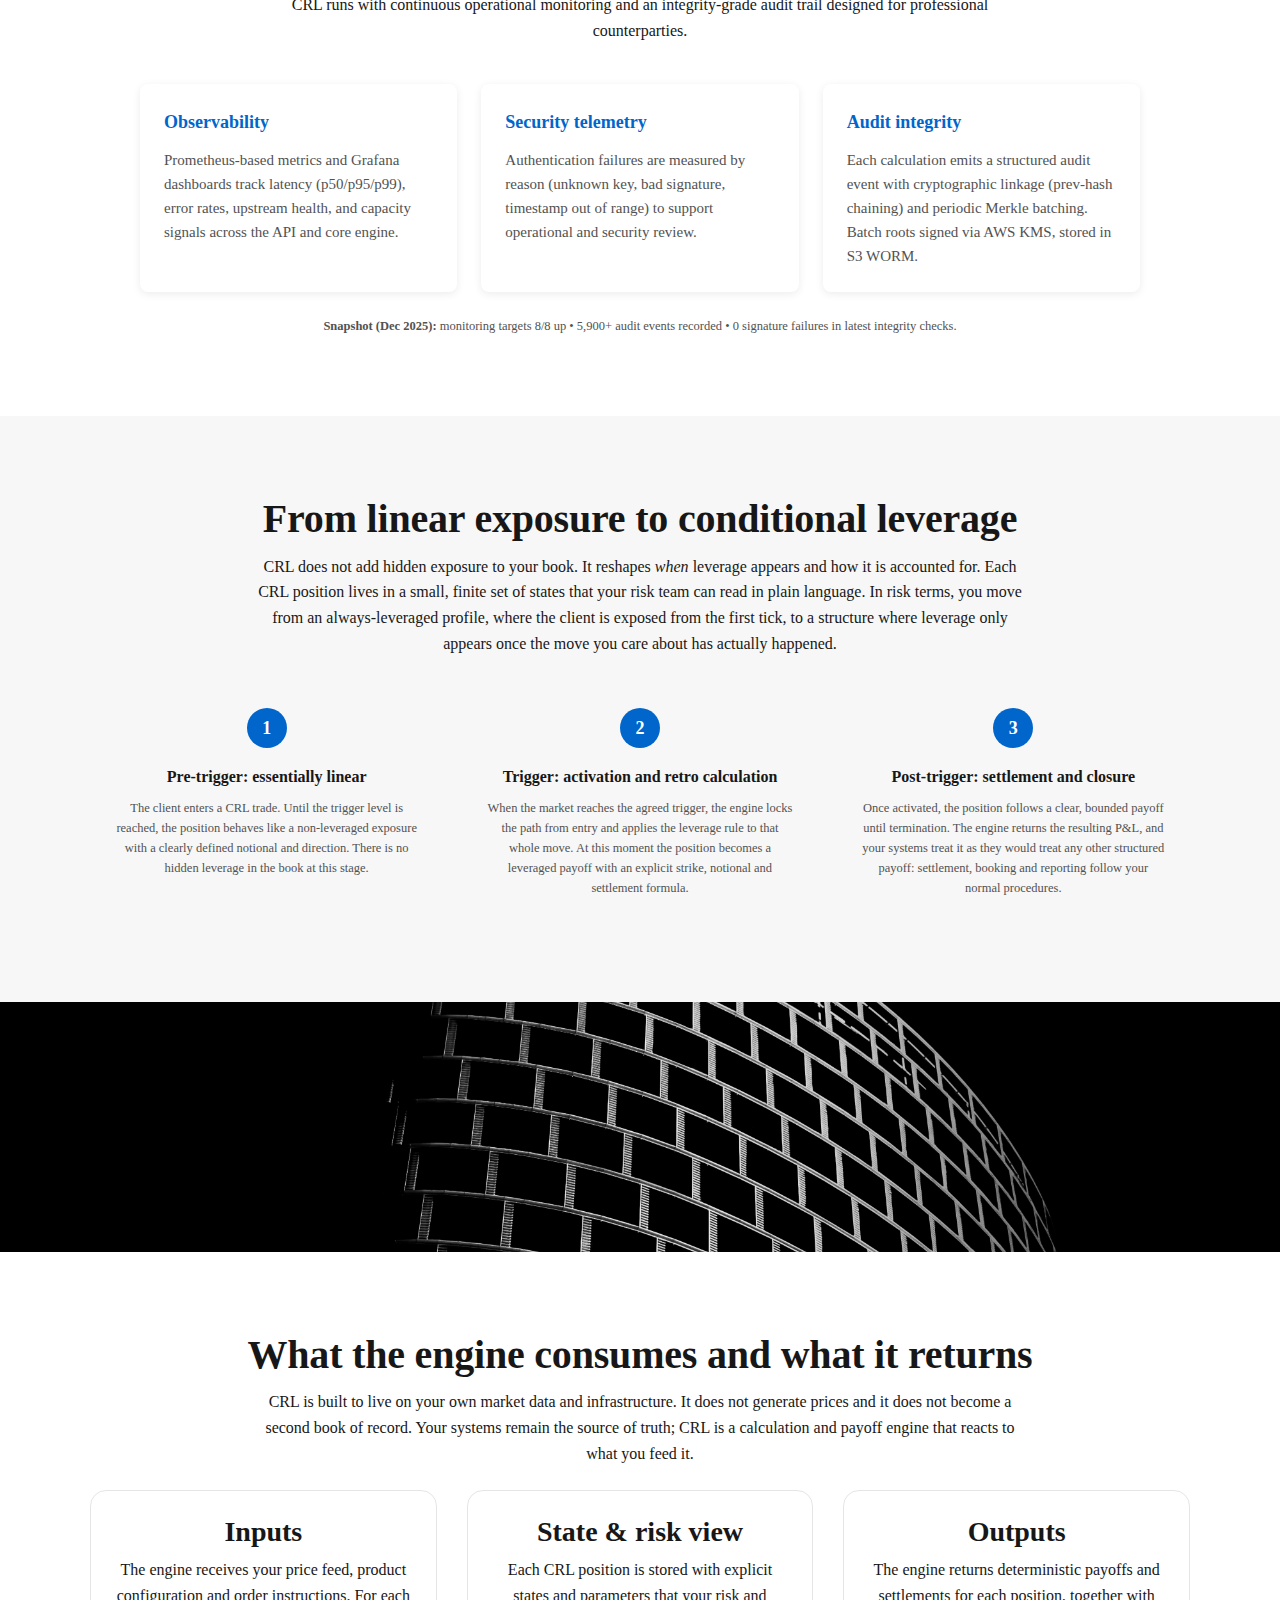
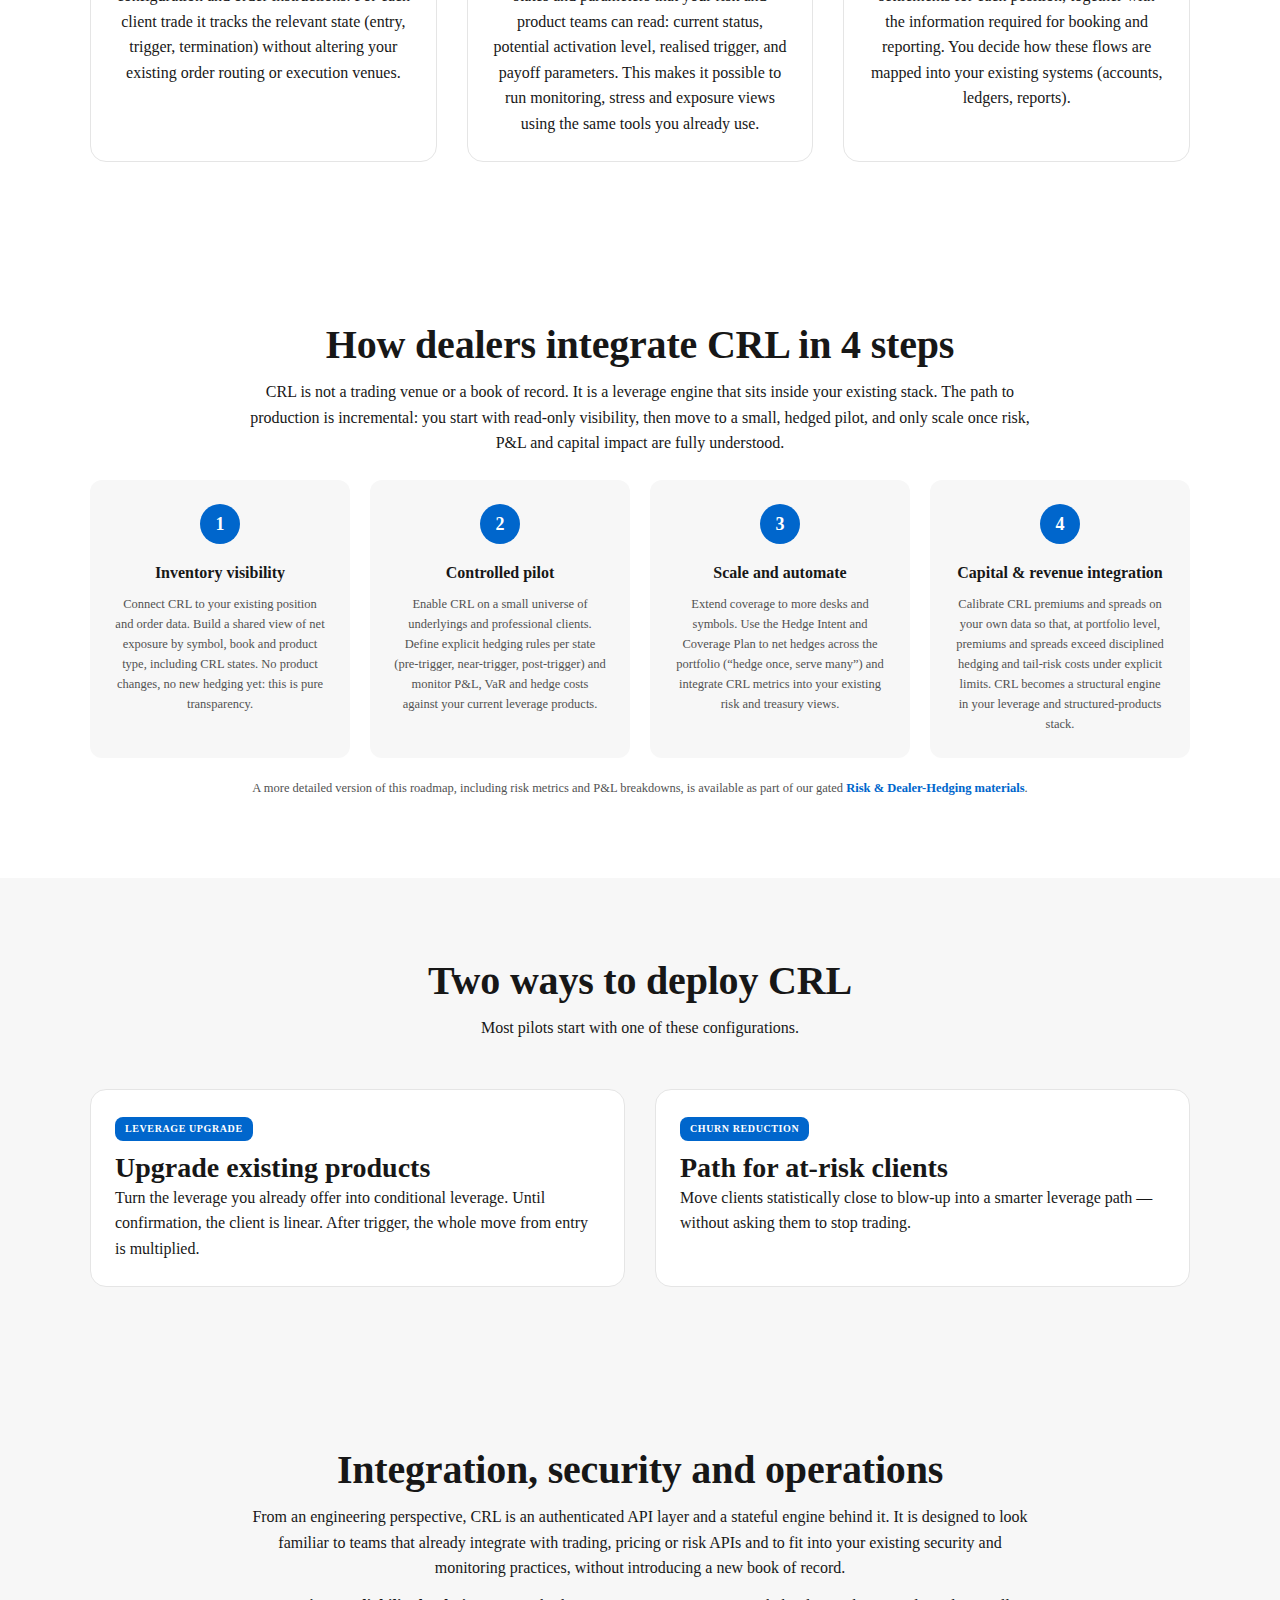
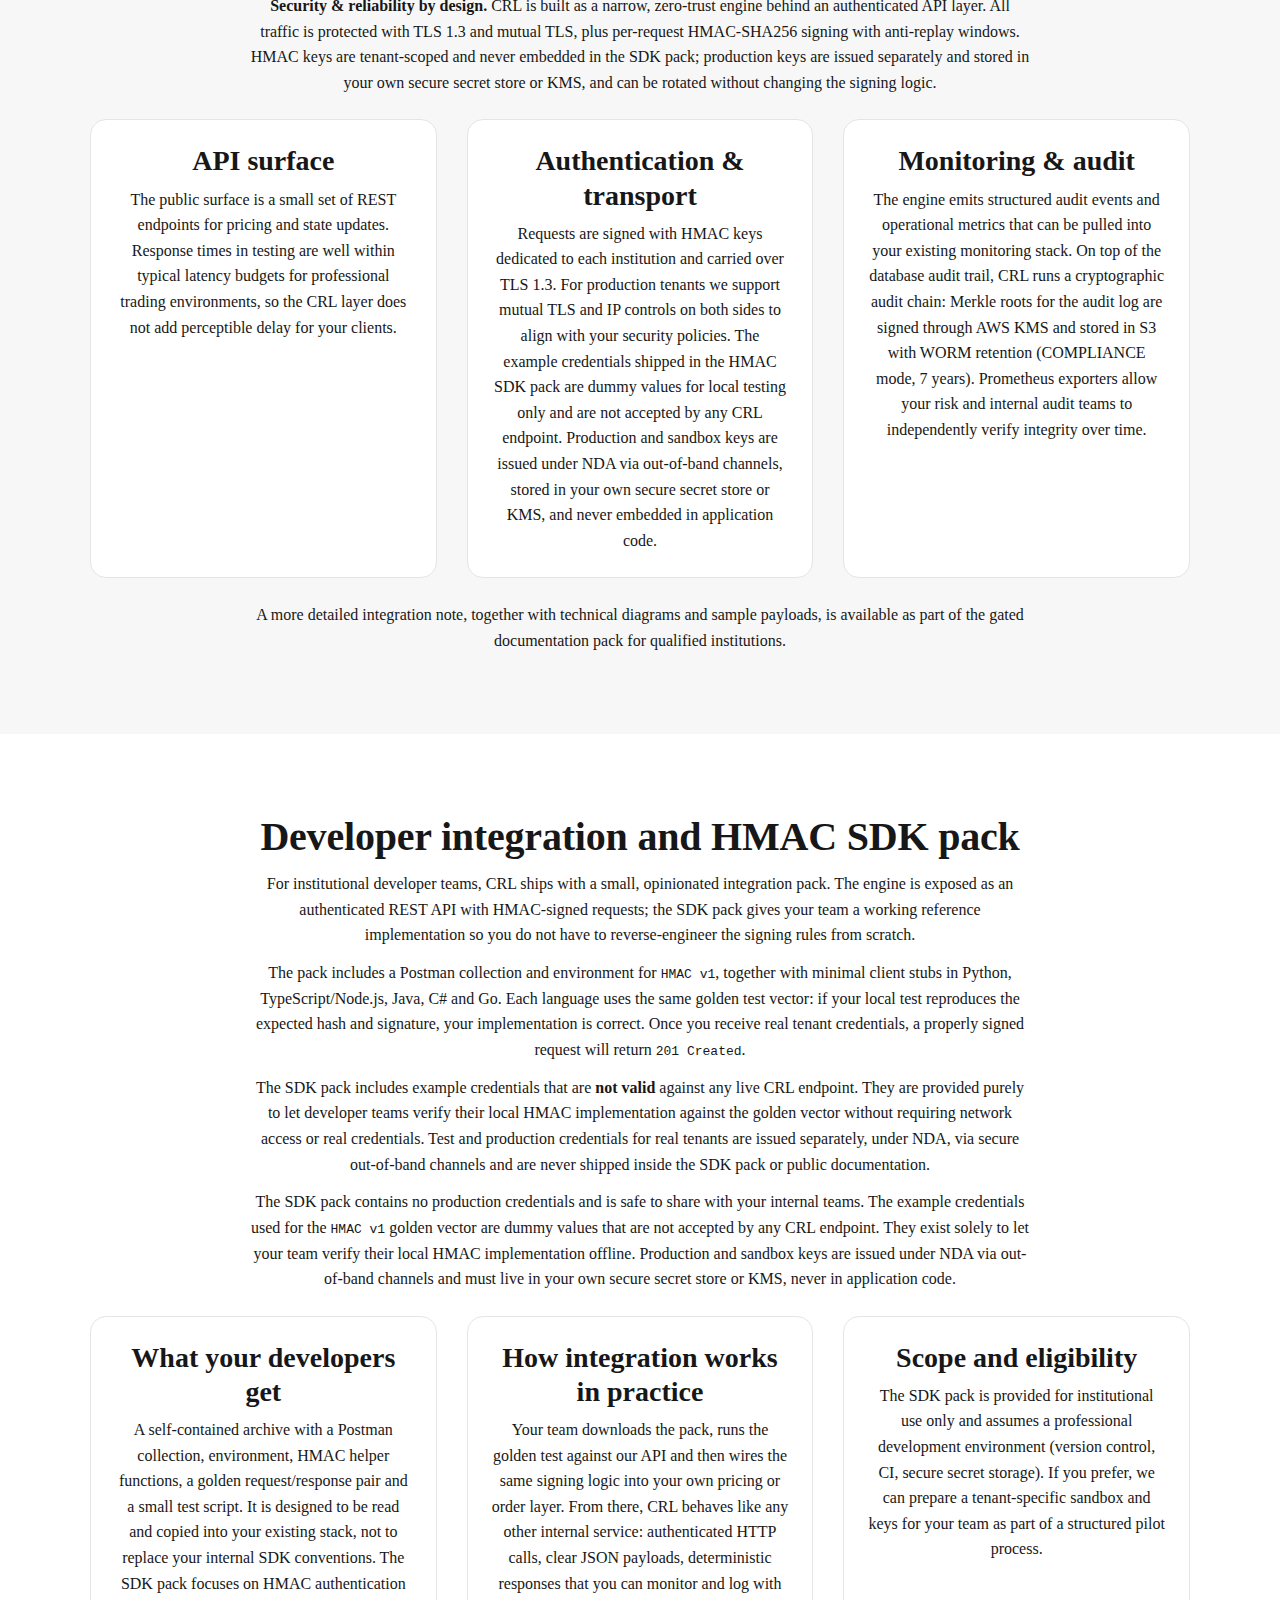
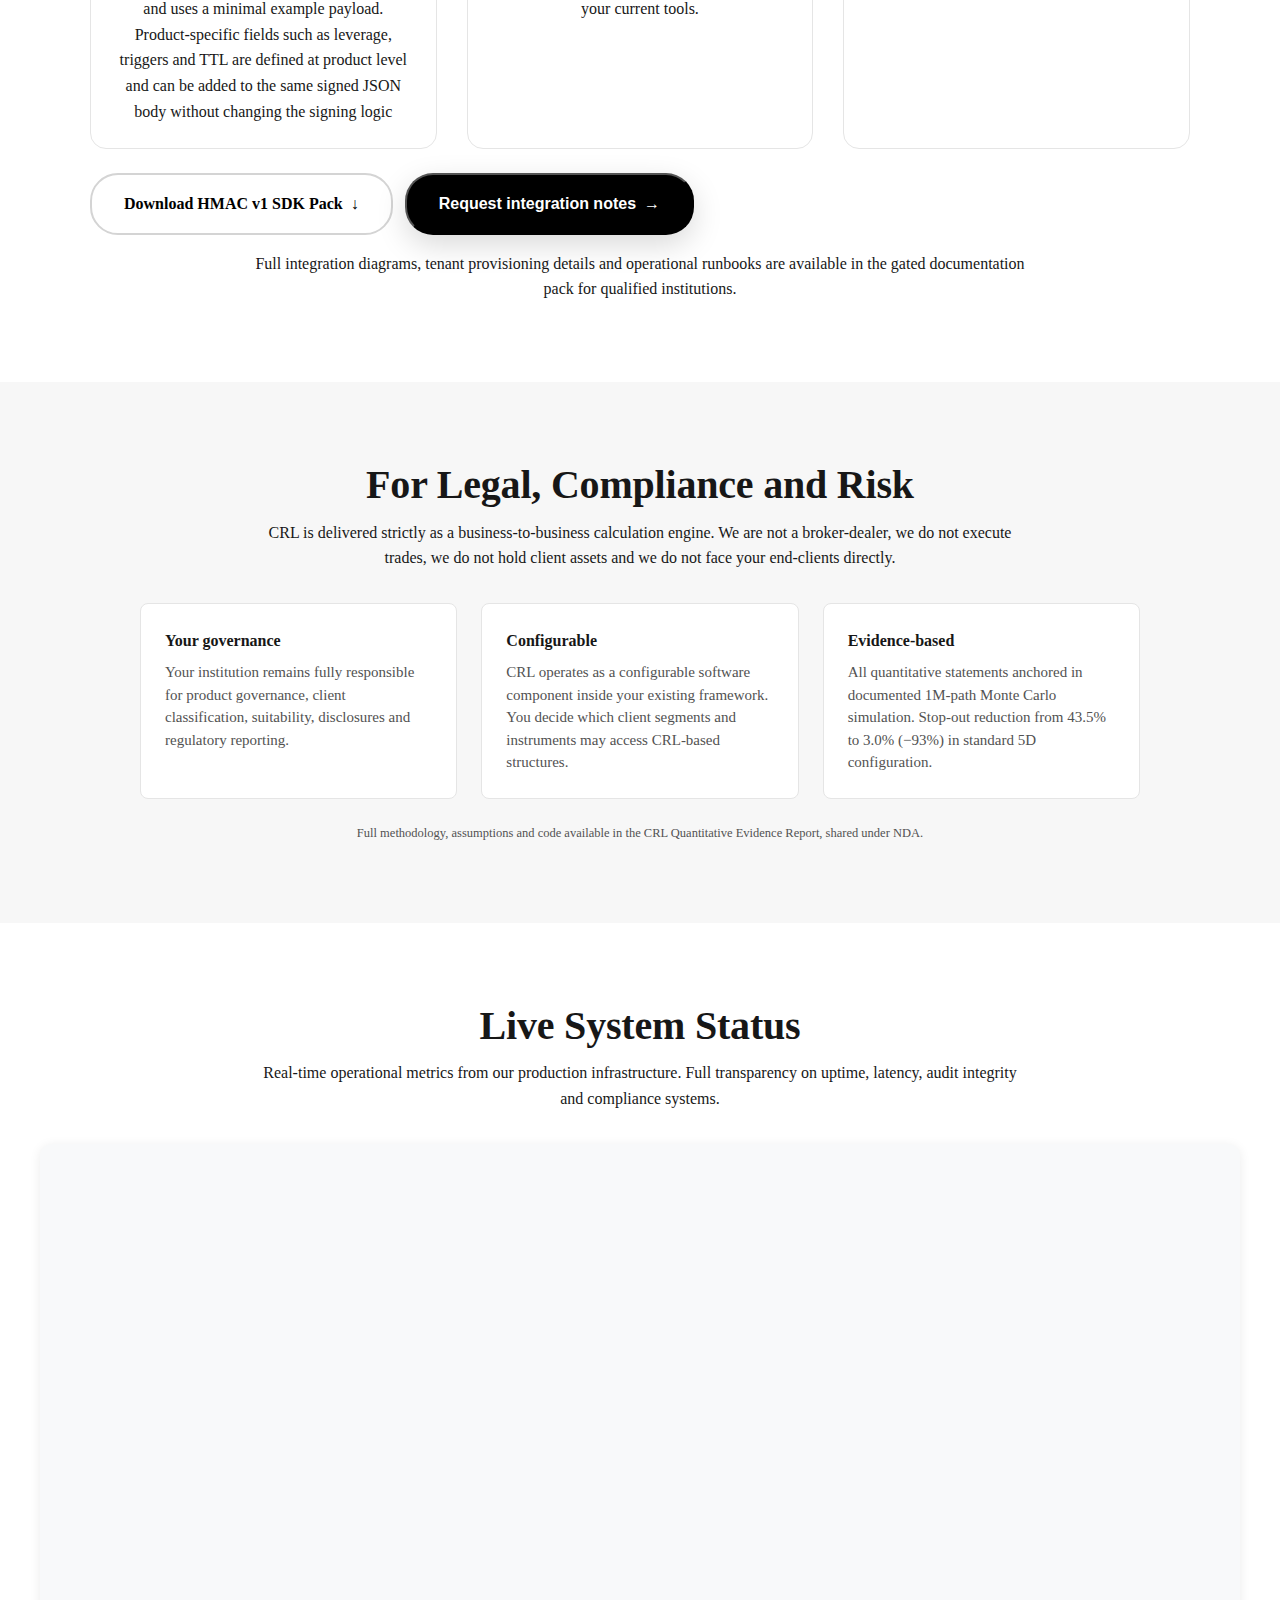
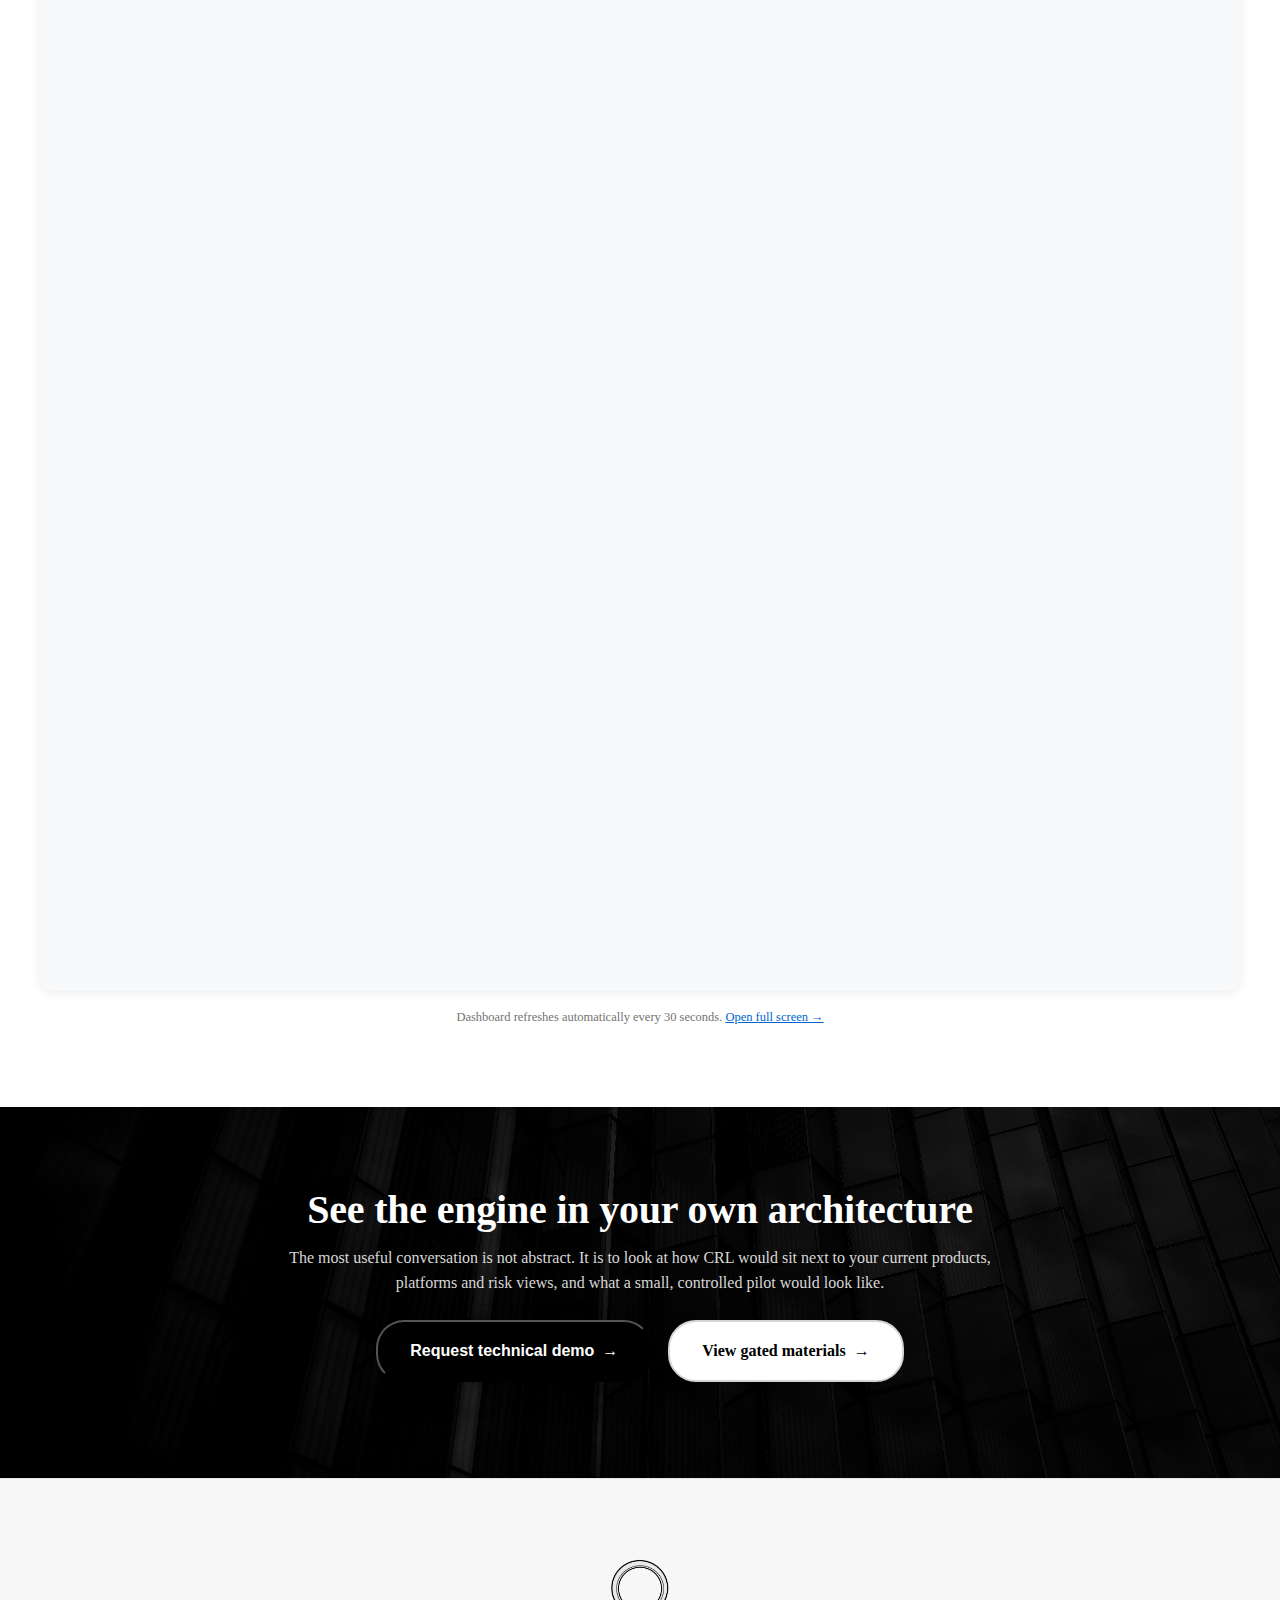
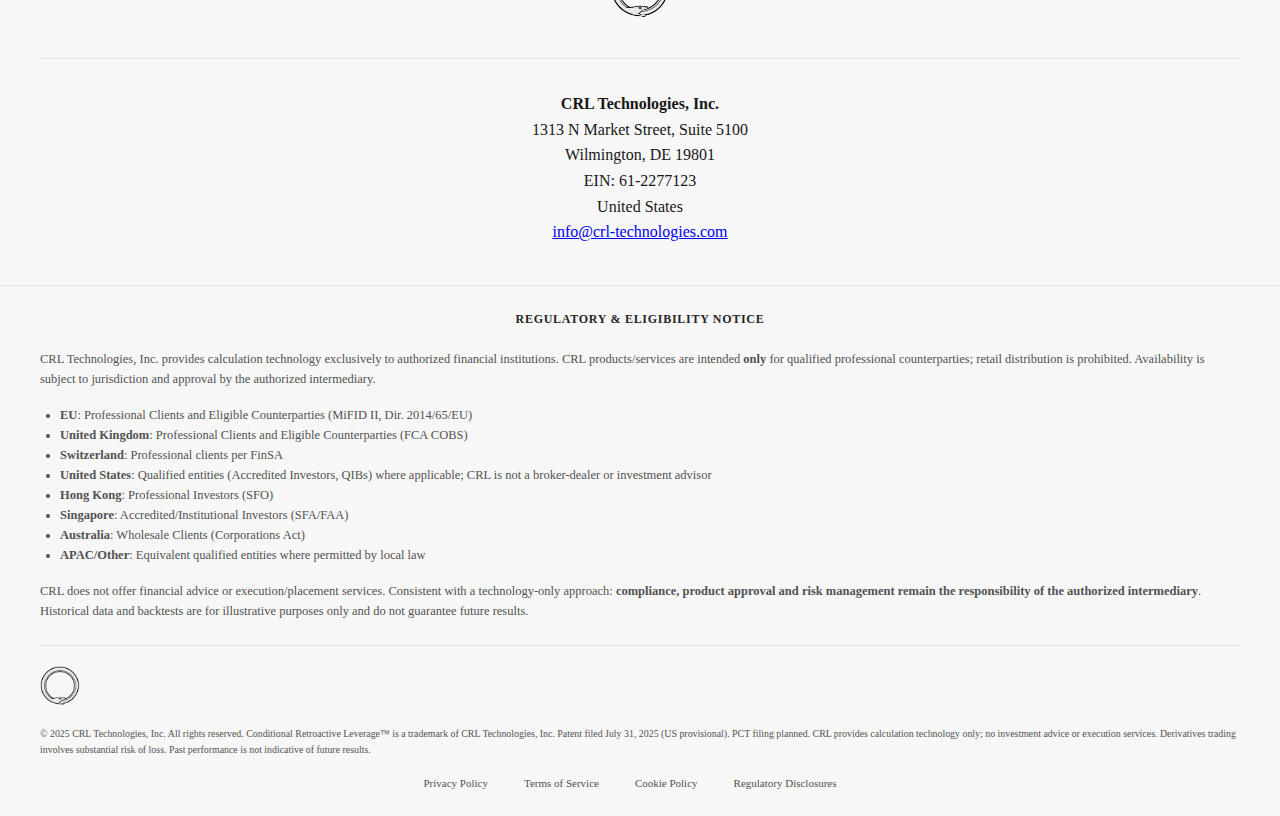
<file: technology.html>
<!DOCTYPE html>
<html lang="en">
<head>
  <meta charset="UTF-8"/>
  <meta name="viewport" content="width=device-width, initial-scale=1.0"/>
  <title>CRL Technology — How Conditional Retroactive Leverage Works</title>
  <meta name="description" content="Technical overview of CRL: how the retroactive leverage engine works, how it uses your own prices and platforms, and how it integrates as an authenticated API layer for professional institutions."/>
  <link rel="canonical" href="https://crl-technologies.com/technology.html"/>
  <link rel="icon" type="image/png" sizes="32x32" href="images/favicon-32x32.png"/>
  <link rel="icon" type="image/png" sizes="16x16" href="images/favicon-16x16.png"/>
  <link rel="stylesheet" href="css/styles.css">
</head>
<body>
  <a class="visually-hidden" href="#main">Skip to content</a>

  <!-- Professional Notice -->
  <div class="notice">
    <strong>Professional Counterparties Only.</strong>
    Available to qualified entities in EU (MiFID II), UK (FCA), CH (FinSA), US (QIB/Accredited), HK (SFO), SG (SFA), AU (Corporations Act).
    Retail distribution prohibited.
  </div>

  <!-- Founder Access Bar -->
  <div style="background:#f7f7f7;border-bottom:1px solid #e5e5e5;padding:12px 20px;text-align:center;">
    <p style="font-size:13px;color:#404040;margin:0;">
      <strong style="color:#0066cc;">Direct founder access:</strong>
      First integrations are supervised directly by Andrea (Founder &amp; Product Lead).
      <a href="about.html" style="color:#0066cc;text-decoration:none;margin-left:12px;font-weight:600;">→ About CRL Technologies</a>
    </p>
  </div>

  <!-- Navigation -->
  <nav aria-label="Main navigation">
    <div class="nav-wrap">
      <a href="index.html#main" class="brand" aria-label="CRL Technologies Home">
        <img class="logo-img" src="images/logo-crl-serpent.png"
              alt="CRL Technologies" width="32" height="32"
              loading="eager" decoding="async"/>

        <div class="logo-text">CRL Technologies</div>
      </a>
      <div class="nav-links" aria-label="Primary">
        <a href="index.html">Home</a>
        <a href="technology.html">Technology</a>
        <a href="materials.html">Materials</a>
        <a href="for-traders.html">For Institutions</a>   
        <a href="faq.html">FAQ</a>
        <a href="about.html">About</a>
        <a href="index.html#contacts">Contacts</a>
      </div>
      <div class="nav-cta-wrapper">
        <button class="nav-cta secondary" data-open-gate type="button">Term Sheet</button>
        <button class="nav-cta secondary" data-open-demo type="button">Demo</button>
        <a href="downloads/CRL_LOI_Lite_Template_v1.pdf" download class="nav-cta secondary">LOI</a>
      </div>
      <button class="hamb" aria-label="Menu" aria-expanded="false"><span></span><span></span><span></span></button>
    </div>
  </nav>

  <main id="main">

    <!-- Section 1: What the engine really does -->
    <section class="section" style="background-image:url('images/code.jpg');background-size:cover;background-position:center;position:relative;padding:100px 20px;">
      <div style="position:absolute;inset:0;background:rgba(0,0,0,0.75);"></div>
      <div style="position:relative;z-index:1;">
        <div class="wrap" style="text-align:center;">
          <h1 class="headline" style="color:white;">How the CRL engine works</h1>
          <div style="background:rgba(255,255,255,0.95);padding:40px;border-radius:12px;max-width:800px;margin:32px auto 0;">
            <p class="body-lg" style="margin:0 0 16px;">
              Technically, CRL is a leverage engine that sits between your price feed and your order
              management. It does not replace your platform and it does not touch execution or custody.
            </p>
            <p style="margin:0;">
              The core design principle is simple: until a specific trigger is hit, the client behaves as if they were
              essentially linear. When the trigger is confirmed, the whole move from entry is multiplied according to
              a predefined rule, with a payoff that can be hedged and reported using standard tools.
            </p>
          </div>
        </div>
      </div>
    </section>

    <!-- For CTO and architects -->
    <section class="section alt" id="for-cto">
      <div class="wrap" style="max-width:1000px;margin:0 auto;">
        <h2 class="headline" style="text-align:center;">For your CTO and architects</h2>
        <p style="text-align:center;max-width:780px;margin:12px auto 40px;">
          CRL is designed as a narrow, well-defined engine sitting between your price feed and your
          order / risk systems. No custody, no execution, no client-facing UI: just deterministic
          payoff calculations that your own systems can book, hedge and report.
        </p>
        
        <div style="display:grid;grid-template-columns:repeat(auto-fit, minmax(280px, 1fr));gap:24px;">
          
          <div style="padding:24px;background:white;border-radius:8px;box-shadow:0 2px 8px rgba(0,0,0,0.08);">
            <h4 style="font-size:18px;font-weight:600;margin-bottom:12px;color:var(--accent);">Integration surface</h4>
            <p style="font-size:15px;color:var(--g600);line-height:1.6;margin:0;">
              REST API over mTLS with HMAC authentication per institution. You send instrument, direction, size and configuration; the engine returns a full payoff path and risk metrics.
            </p>
          </div>
          
          <div style="padding:24px;background:white;border-radius:8px;box-shadow:0 2px 8px rgba(0,0,0,0.08);">
            <h4 style="font-size:18px;font-weight:600;margin-bottom:12px;color:var(--accent);">Security and isolation</h4>
            <p style="font-size:15px;color:var(--g600);line-height:1.6;margin:0;">
              mTLS, IP allow-listing and HMAC keys segregated per institution. CRL never stores client login credentials or payment details. Logs are append-only and WORM-compatible.
            </p>
          </div>
          
          <div style="padding:24px;background:white;border-radius:8px;box-shadow:0 2px 8px rgba(0,0,0,0.08);">
            <h4 style="font-size:18px;font-weight:600;margin-bottom:12px;color:var(--accent);">Performance</h4>
            <p style="font-size:15px;color:var(--g600);line-height:1.6;margin:0;">
              The engine is deterministic and sized to sit within the latency budgets of professional trading stacks. Standard metrics for latency, error rates and per-tenant throughput.
            </p>
          </div>
          
          <div style="padding:24px;background:white;border-radius:8px;box-shadow:0 2px 8px rgba(0,0,0,0.08);">
            <h4 style="font-size:18px;font-weight:600;margin-bottom:12px;color:var(--accent);">Tooling</h4>
            <p style="font-size:15px;color:var(--g600);line-height:1.6;margin:0;">
              OpenAPI specification, Postman collection and example client code so your team can exercise the API on day one. SDK available if needed.
            </p>
          </div>
          
        </div>
      </div>
    </section>

    <!-- Monitoring & Audit -->
    <section class="section" id="monitoring-audit">
      <div class="wrap" style="max-width:1000px;margin:0 auto;">
        <h2 class="headline" style="text-align:center;">Monitoring & Audit</h2>
        <p style="text-align:center;max-width:780px;margin:12px auto 40px;">
          CRL runs with continuous operational monitoring and an integrity-grade audit trail 
          designed for professional counterparties.
        </p>
        
        <div style="display:grid;grid-template-columns:repeat(auto-fit, minmax(280px, 1fr));gap:24px;">
          
          <div style="padding:24px;background:white;border-radius:8px;box-shadow:0 2px 8px rgba(0,0,0,0.08);">
            <h4 style="font-size:18px;font-weight:600;margin-bottom:12px;color:var(--accent);">Observability</h4>
            <p style="font-size:15px;color:var(--g600);line-height:1.6;margin:0;">
              Prometheus-based metrics and Grafana dashboards track latency (p50/p95/p99), error rates, upstream health, and capacity signals across the API and core engine.
            </p>
          </div>
          
          <div style="padding:24px;background:white;border-radius:8px;box-shadow:0 2px 8px rgba(0,0,0,0.08);">
            <h4 style="font-size:18px;font-weight:600;margin-bottom:12px;color:var(--accent);">Security telemetry</h4>
            <p style="font-size:15px;color:var(--g600);line-height:1.6;margin:0;">
              Authentication failures are measured by reason (unknown key, bad signature, timestamp out of range) to support operational and security review.
            </p>
          </div>
          
          <div style="padding:24px;background:white;border-radius:8px;box-shadow:0 2px 8px rgba(0,0,0,0.08);">
            <h4 style="font-size:18px;font-weight:600;margin-bottom:12px;color:var(--accent);">Audit integrity</h4>
            <p style="font-size:15px;color:var(--g600);line-height:1.6;margin:0;">
              Each calculation emits a structured audit event with cryptographic linkage (prev-hash chaining) and periodic Merkle batching. Batch roots signed via AWS KMS, stored in S3 WORM.
            </p>
          </div>
          
        </div>
        
        <p class="caption" style="text-align:center;margin-top:24px;">
          <strong>Snapshot (Dec 2025):</strong> monitoring targets 8/8 up • 5,900+ audit events recorded • 
          0 signature failures in latest integrity checks.
        </p>
      </div>
    </section>

    <!-- Section 2: From linear to conditional leverage -->
    <section class="section alt">
      <div class="wrap" style="text-align:center;">
        <h2 class="headline">From linear exposure to conditional leverage</h2>
        <p style="margin-top:12px;max-width:780px;margin-left:auto;margin-right:auto;">
         <p style="margin-top:12px;max-width:780px;margin-left:auto;margin-right:auto;">
            CRL does not add hidden exposure to your book. It reshapes <em>when</em> leverage appears and how it
            is accounted for. Each CRL position lives in a small, finite set of states that your risk team can read
            in plain language. In risk terms, you move from an always-leveraged profile, where the client is exposed from the first tick,
            to a structure where leverage only appears once the move you care about has actually happened.
        </p>

        <div class="steps-timeline" style="margin-top:28px;">
          <div class="step-card">
            <div class="step-number">1</div>
            <h3 class="step-title">Pre-trigger: essentially linear</h3>
            <p class="caption" style="margin-top:8px;">
              The client enters a CRL trade. Until the trigger level is reached, the position behaves like a
              non-leveraged exposure with a clearly defined notional and direction. There is no hidden leverage in
              the book at this stage.
            </p>
          </div>

          <div class="step-card">
            <div class="step-number">2</div>
            <h3 class="step-title">Trigger: activation and retro calculation</h3>
            <p class="caption" style="margin-top:8px;">
              When the market reaches the agreed trigger, the engine locks the path from entry and applies the
              leverage rule to that whole move. At this moment the position becomes a leveraged payoff with an
              explicit strike, notional and settlement formula.
            </p>
          </div>

          <div class="step-card">
            <div class="step-number">3</div>
            <h3 class="step-title">Post-trigger: settlement and closure</h3>
            <p class="caption" style="margin-top:8px;">
            
              Once activated, the position follows a clear, bounded payoff until termination. The engine returns
              the resulting P&amp;L, and your systems treat it as they would treat any other structured payoff:
              settlement, booking and reporting follow your normal procedures.
            </p>
          </div>
        </div>
      </div>
    </section>

    <!-- Break visivo -->
    <section style="height:250px;background-image:url('images/tower-dark.jpg');background-size:cover;background-position:center;"></section>

    <!-- Section 3: Price, state, and calculations -->
    <section class="section">
      <div class="wrap" style="text-align:center;">
        <h2 class="headline">What the engine consumes and what it returns</h2>
        <p style="margin-top:12px;max-width:780px;margin-left:auto;margin-right:auto;">
          CRL is built to live on your own market data and infrastructure. It does not generate prices and it does
          not become a second book of record. Your systems remain the source of truth; CRL is a calculation and
          payoff engine that reacts to what you feed it.
        </p>

        <div class="p-grid" style="margin-top:24px;">
          <article class="card">
            <h3 class="title">Inputs</h3>
            <p style="margin-top:8px;">
              The engine receives your price feed, product configuration and order instructions. For each client
              trade it tracks the relevant state (entry, trigger, termination) without altering your existing order
              routing or execution venues.
            </p>
          </article>

          <article class="card">
            <h3 class="title">State &amp; risk view</h3>
            <p style="margin-top:8px;">
              Each CRL position is stored with explicit states and parameters that your risk and product teams can
              read: current status, potential activation level, realised trigger, and payoff parameters. This makes
              it possible to run monitoring, stress and exposure views using the same tools you already use.
            </p>
          </article>

          <article class="card">
            <h3 class="title">Outputs</h3>
            <p style="margin-top:8px;">
              The engine returns deterministic payoffs and settlements for each position, together with the
              information required for booking and reporting. You decide how these flows are mapped into your
              existing systems (accounts, ledgers, reports).
            </p>
          </article>
        </div>
      </div>
    </section>

    <!-- Section 3b: Dealer integration & hedging roadmap -->
    <section class="section" id="dealer-roadmap">
      <div class="wrap" style="text-align:center;">
        <h2 class="headline">How dealers integrate CRL in 4 steps</h2>
        <p style="margin-top:12px;max-width:780px;margin-left:auto;margin-right:auto;">
          CRL is not a trading venue or a book of record. It is a leverage engine that sits inside your
          existing stack. The path to production is incremental: you start with read-only visibility,
          then move to a small, hedged pilot, and only scale once risk, P&amp;L and capital impact are
          fully understood.
        </p>

        <div class="steps-timeline" style="margin-top:24px;">
          <div class="step-card">
            <div class="step-number">1</div>
            <h3 class="step-title">Inventory visibility</h3>
            <p class="caption" style="margin-top:8px;">
              Connect CRL to your existing position and order data. Build a shared view of net exposure by
              symbol, book and product type, including CRL states. No product changes, no new hedging yet:
              this is pure transparency.
            </p>
          </div>

          <div class="step-card">
            <div class="step-number">2</div>
            <h3 class="step-title">Controlled pilot</h3>
            <p class="caption" style="margin-top:8px;">
              Enable CRL on a small universe of underlyings and professional clients. Define explicit hedging
              rules per state (pre-trigger, near-trigger, post-trigger) and monitor P&amp;L, VaR and hedge costs
              against your current leverage products.
            </p>
          </div>

          <div class="step-card">
            <div class="step-number">3</div>
            <h3 class="step-title">Scale and automate</h3>
            <p class="caption" style="margin-top:8px;">
              Extend coverage to more desks and symbols. Use the Hedge Intent and Coverage Plan to net hedges
              across the portfolio (“hedge once, serve many”) and integrate CRL metrics into your existing
              risk and treasury views.
            </p>
          </div>

          <div class="step-card">
            <div class="step-number">4</div>
            <h3 class="step-title">Capital &amp; revenue integration</h3>
            <p class="caption" style="margin-top:8px;">
              Calibrate CRL premiums and spreads on your own data so that, at portfolio level, premiums and
              spreads exceed disciplined hedging and tail-risk costs under explicit limits. CRL becomes a
              structural engine in your leverage and structured-products stack.
            </p>
          </div>
        </div>

        <p class="caption" style="margin-top:20px;max-width:780px;margin-left:auto;margin-right:auto;">
          A more detailed version of this roadmap, including risk metrics and P&amp;L breakdowns, is available
          as part of our gated <a href="materials.html#gated-documentation" style="color:var(--accent);font-weight:600;text-decoration:none;">Risk &amp; Dealer-Hedging materials</a>.
        </p>
      </div>
    </section>

    <!-- Use Cases -->
    <section class="section alt" id="use-cases">
      <div class="wrap">
        <h2 class="headline" style="text-align:center;">Two ways to deploy CRL</h2>
        <p style="text-align:center;max-width:700px;margin:12px auto 48px;">
          Most pilots start with one of these configurations.
        </p>
        <div class="p-grid">
          <article class="card">
            <span class="badge">Leverage upgrade</span>
            <h3 class="title" style="margin-top:10px">Upgrade existing products</h3>
            <p>
              Turn the leverage you already offer into conditional leverage. Until confirmation, the client is linear. After trigger, the whole move from entry is multiplied.
            </p>
          </article>
          <article class="card">
            <span class="badge">Churn reduction</span>
            <h3 class="title" style="margin-top:10px">Path for at-risk clients</h3>
            <p>
              Move clients statistically close to blow-up into a smarter leverage path — without asking them to stop trading.
            </p>
          </article>
        </div>
      </div>
    </section>  

    <!-- Section 4: Integration and security -->
    <section class="section alt">
      <div class="wrap" style="text-align:center;">
        <h2 class="headline">Integration, security and operations</h2>
        <p style="margin-top:12px;max-width:780px;margin-left:auto;margin-right:auto;">
          From an engineering perspective, CRL is an authenticated API layer and a stateful engine behind it.
          It is designed to look familiar to teams that already integrate with trading, pricing or risk APIs
          and to fit into your existing security and monitoring practices, without introducing a new book of record.
        </p>

        <p style="margin-top:12px;max-width:780px;margin-left:auto;margin-right:auto;">
          <strong>Security &amp; reliability by design.</strong> CRL is built as a narrow, zero-trust engine behind an
          authenticated API layer. All traffic is protected with TLS 1.3 and mutual TLS, plus per-request HMAC-SHA256
          signing with anti-replay windows. HMAC keys are tenant-scoped and never embedded in the SDK pack; production
          keys are issued separately and stored in your own secure secret store or KMS, and can be rotated without
          changing the signing logic.
        </p>

        <div class="p-grid" style="margin-top:24px;">
          <article class="card">
            <h3 class="title">API surface</h3>
            <p style="margin-top:8px;">
               The public surface is a small set of REST endpoints for pricing and state updates.
               Response times in testing are well within typical latency budgets for professional
               trading environments, so the CRL layer does not add perceptible delay for your clients.
            </p>
          </article>

          <article class="card">
            <h3 class="title">Authentication &amp; transport</h3>
            <p style="margin-top:8px;">
              Requests are signed with HMAC keys dedicated to each institution and carried over TLS 1.3. For production
              tenants we support mutual TLS and IP controls on both sides to align with your security policies. The
              example credentials shipped in the HMAC SDK pack are dummy values for local testing only and are not
              accepted by any CRL endpoint. Production and sandbox keys are issued under NDA via out-of-band channels,
              stored in your own secure secret store or KMS, and never embedded in application code.
            </p>
          </article>

          <article class="card">
            <h3 class="title">Monitoring &amp; audit</h3>
            <p style="margin-top:8px;">
              The engine emits structured audit events and operational metrics that can be pulled into your existing
              monitoring stack. On top of the database audit trail, CRL runs a cryptographic audit chain: Merkle roots
              for the audit log are signed through AWS KMS and stored in S3 with WORM retention (COMPLIANCE mode, 7 years).
              Prometheus exporters allow your risk and internal audit teams to independently verify integrity over time.
            </p>
          </article>
        </div>

        <p style="margin-top:24px;max-width:780px;margin-left:auto;margin-right:auto;">
          A more detailed integration note, together with technical diagrams and sample payloads, is available
          as part of the gated documentation pack for qualified institutions.
        </p>
      </div>
    </section>

    <!-- Section 4.5: Developer integration & SDK pack -->
    <section class="section">
      <div class="wrap" style="text-align:center;">
        <h2 class="headline">Developer integration and HMAC SDK pack</h2>

        <p style="margin-top:12px;max-width:780px;margin-left:auto;margin-right:auto;">
          For institutional developer teams, CRL ships with a small, opinionated integration pack.
          The engine is exposed as an authenticated REST API with HMAC-signed requests; the SDK pack
          gives your team a working reference implementation so you do not have to reverse-engineer
          the signing rules from scratch.
        </p>

        <p style="margin-top:12px;max-width:780px;margin-left:auto;margin-right:auto;">
          The pack includes a Postman collection and environment for <code>HMAC v1</code>, together
          with minimal client stubs in Python, TypeScript/Node.js, Java, C# and Go. Each language
          uses the same golden test vector: if your local test reproduces the expected hash and
          signature, your implementation is correct. Once you receive real tenant credentials,
          a properly signed request will return <code>201 Created</code>.
        </p>

        <p style="margin-top:12px;max-width:780px;margin-left:auto;margin-right:auto;">
          The SDK pack includes example credentials that are <strong>not valid</strong> against any live CRL endpoint.
          They are provided purely to let developer teams verify their local HMAC implementation against the golden vector
          without requiring network access or real credentials. Test and production credentials for real tenants are issued
          separately, under NDA, via secure out-of-band channels and are never shipped inside the SDK pack or public documentation.
        </p>

        <p style="margin-top:12px;max-width:780px;margin-left:auto;margin-right:auto;">
          The SDK pack contains no production credentials and is safe to share with your internal teams. The
          example credentials used for the <code>HMAC v1</code> golden vector are dummy values that are not
          accepted by any CRL endpoint. They exist solely to let your team verify their local HMAC implementation
          offline. Production and sandbox keys are issued under NDA via out-of-band channels and must live in
          your own secure secret store or KMS, never in application code.
        </p>

        <div class="p-grid" style="margin-top:24px;">
          <article class="card">
            <h3 class="title">What your developers get</h3>
            <p style="margin-top:8px;">
              A self-contained archive with a Postman collection, environment, HMAC helper functions,
              a golden request/response pair and a small test script. It is designed to be read and
              copied into your existing stack, not to replace your internal SDK conventions. 
              The SDK pack focuses on HMAC authentication and uses a minimal example payload.
              Product-specific fields such as leverage, triggers and TTL are defined at product level and can be added to the same signed JSON body without changing the signing logic
            </p>
          </article>

          <article class="card">
            <h3 class="title">How integration works in practice</h3>
            <p style="margin-top:8px;">
              Your team downloads the pack, runs the golden test against our API and then wires the
              same signing logic into your own pricing or order layer. From there, CRL behaves like any
              other internal service: authenticated HTTP calls, clear JSON payloads, deterministic
              responses that you can monitor and log with your current tools.
            </p>
          </article>

          <article class="card">
            <h3 class="title">Scope and eligibility</h3>
            <p style="margin-top:8px;">
              The SDK pack is provided for institutional use only and assumes a professional
              development environment (version control, CI, secure secret storage). If you prefer,
              we can prepare a tenant-specific sandbox and keys for your team as part of a structured
              pilot process.
            </p>
          </article>
        </div>

        <div class="hero-ctas" style="justify-content:flex-start;margin-top:24px;flex-wrap:wrap;gap:12px;">
          <a href="/downloads/CRL_HMAC_v1_SDK_Pack.tar.gz"
             class="hero-cta secondary"
             style="display:inline-flex;align-items:center;justify-content:center;text-decoration:none;">
            Download HMAC v1 SDK Pack <span class="arrow">↓</span>
          </a>
          <button class="hero-cta" type="button" data-open-gate>
            Request integration notes <span class="arrow">→</span>
          </button>
        </div>

        <p style="margin-top:16px;max-width:780px;margin-left:auto;margin-right:auto;">
          Full integration diagrams, tenant provisioning details and operational runbooks are
          available in the gated documentation pack for qualified institutions.
        </p>
      </div>
    </section>

    <!-- For Legal, Compliance and Risk -->
    <section class="section alt" id="legal-risk">
      <div class="wrap" style="max-width:1000px;margin:0 auto;">
        <h2 class="headline" style="text-align:center;">For Legal, Compliance and Risk</h2>
        <p style="text-align:center;max-width:780px;margin:12px auto 32px;">
          CRL is delivered strictly as a business-to-business calculation engine. We are not a
          broker-dealer, we do not execute trades, we do not hold client assets and we do not
          face your end-clients directly.
        </p>
        
        <div style="display:grid;grid-template-columns:repeat(auto-fit, minmax(280px, 1fr));gap:24px;">
          
          <div style="padding:24px;background:white;border-radius:8px;border:1px solid var(--g200);">
            <h4 style="font-size:16px;font-weight:600;margin-bottom:8px;">Your governance</h4>
            <p style="font-size:15px;color:var(--g600);line-height:1.5;margin:0;">
              Your institution remains fully responsible for product governance, client classification, suitability, disclosures and regulatory reporting.
            </p>
          </div>
          
          <div style="padding:24px;background:white;border-radius:8px;border:1px solid var(--g200);">
            <h4 style="font-size:16px;font-weight:600;margin-bottom:8px;">Configurable</h4>
            <p style="font-size:15px;color:var(--g600);line-height:1.5;margin:0;">
              CRL operates as a configurable software component inside your existing framework. You decide which client segments and instruments may access CRL-based structures.
            </p>
          </div>
          
          <div style="padding:24px;background:white;border-radius:8px;border:1px solid var(--g200);">
            <h4 style="font-size:16px;font-weight:600;margin-bottom:8px;">Evidence-based</h4>
            <p style="font-size:15px;color:var(--g600);line-height:1.5;margin:0;">
              All quantitative statements anchored in documented 1M-path Monte Carlo simulation. Stop-out reduction from 43.5% to 3.0% (−93%) in standard 5D configuration.
            </p>
          </div>
          
        </div>
        
        <p class="caption" style="text-align:center;margin-top:24px;">
          Full methodology, assumptions and code available in the CRL Quantitative Evidence Report, shared under NDA.
        </p>
      </div>
    </section>

    <!-- Live System Status -->
    <section class="section" id="live-status">
      <div class="wrap" style="max-width:1200px;margin:0 auto;">
        <h2 class="headline" style="text-align:center;">Live System Status</h2>
        <p style="text-align:center;max-width:780px;margin:12px auto 32px;">
          Real-time operational metrics from our production infrastructure. 
          Full transparency on uptime, latency, audit integrity and compliance systems.
        </p>
        <div style="background:#f8f9fa;border-radius:12px;padding:20px;box-shadow:0 2px 12px rgba(0,0,0,0.08);">
          <iframe 
            src="https://grafana.crl-api.crl-technologies.com/d/crl-public-status/crl-api-public-status?orgId=1&kiosk&theme=light&refresh=30s"
            width="100%" 
            height="1400" 
            frameborder="0"
            style="border-radius:8px;"
            title="CRL API Live Status Dashboard">
          </iframe>
        </div>
        <p class="caption" style="text-align:center;margin-top:16px;color:var(--g500);">
          Dashboard refreshes automatically every 30 seconds. 
          <a href="https://grafana.crl-api.crl-technologies.com/d/crl-public-status/crl-api-public-status?orgId=1&kiosk&theme=light" target="_blank" rel="noopener" style="color:var(--accent);">Open full screen →</a>
        </p>
      </div>
    </section>

    <!-- Section 5: Next steps CTA -->
    <section class="section" style="background-image:url('images/facade-dark.jpg');background-size:cover;background-position:center;position:relative;padding:80px 20px;">
      <div style="position:absolute;inset:0;background:rgba(0,0,0,0.7);"></div>
      <div style="position:relative;z-index:1;">
        <div class="wrap" style="text-align:center;">
          <h2 class="headline" style="color:white;">See the engine in your own architecture</h2>
          <p style="margin-top:12px;max-width:720px;margin-left:auto;margin-right:auto;color:rgba(255,255,255,0.85);">
            The most useful conversation is not abstract. It is to look at how CRL would sit next to your current
            products, platforms and risk views, and what a small, controlled pilot would look like.
          </p>
          <div class="hero-ctas" style="display:flex;justify-content:center;margin-top:24px;gap:16px;flex-wrap:wrap;">
            <button class="hero-cta" type="button" data-open-demo>
              Request technical demo <span class="arrow">→</span>
            </button>
            <a href="materials.html" class="hero-cta secondary" style="display:inline-flex;align-items:center;justify-content:center;text-decoration:none;">
              View gated materials <span class="arrow">→</span>
            </a>
          </div>
        </div>
      </div>
    </section>

  </main>

  <!-- Footer (stile identico alla home) -->
  <footer>
    <div style="text-align:center;margin-top:20px;margin-bottom:15px;">
          <img src="images/logo-crl-serpent.png" alt="CRL Technologies" width="60" height="60"/>
        </div>
      <div class="footer-address">
      <strong>CRL Technologies, Inc.</strong><br>
      1313 N Market Street, Suite 5100<br>
      Wilmington, DE 19801<br>
      EIN: 61-2277123<br>
      United States<br>
      <a href="mailto:info@crl-technologies.com">info@crl-technologies.com</a>
    </div>
  </footer>

  <!-- Unified Regulatory Disclaimer -->
  <section class="regulatory-disclaimer" aria-labelledby="reg-disclaimer-title">
    <div class="regulatory-content" style="text-align: left;">
      <h3 id="reg-disclaimer-title" style="text-align: center; margin-bottom: 20px;">Regulatory & Eligibility Notice</h3>
      <p style="margin:0 0 8px">
        CRL Technologies, Inc. provides calculation technology exclusively to authorized financial institutions.
        CRL products/services are intended <strong>only</strong> for qualified professional counterparties; retail distribution is prohibited.
        Availability is subject to jurisdiction and approval by the authorized intermediary.
      </p>
      <ul style="margin: 16px 0; padding-left: 20px;">
        <li><strong>EU</strong>: Professional Clients and Eligible Counterparties (MiFID II, Dir. 2014/65/EU)</li>
        <li><strong>United Kingdom</strong>: Professional Clients and Eligible Counterparties (FCA COBS)</li>
        <li><strong>Switzerland</strong>: Professional clients per FinSA</li>
        <li><strong>United States</strong>: Qualified entities (Accredited Investors, QIBs) where applicable; CRL is not a broker-dealer or investment advisor</li>
        <li><strong>Hong Kong</strong>: Professional Investors (SFO)</li>
        <li><strong>Singapore</strong>: Accredited/Institutional Investors (SFA/FAA)</li>
        <li><strong>Australia</strong>: Wholesale Clients (Corporations Act)</li>
        <li><strong>APAC/Other</strong>: Equivalent qualified entities where permitted by local law</li>
      </ul>
      <p style="margin:8px 0">
        CRL does not offer financial advice or execution/placement services. Consistent with a technology-only approach:
        <strong>compliance, product approval and risk management remain the responsibility of the authorized intermediary</strong>.
        Historical data and backtests are for illustrative purposes only and do not guarantee future results.
      </p>
      <div class="legal" style="margin-top: 24px; padding-top: 20px; border-top: 1px solid #ddd;">
        <img src="images/logo-crl-serpent.png"
            alt="CRL Technologies"
            width="40" height="40"
            style="margin-bottom:8px;vertical-align:middle"/>
        <p style="margin: 12px 0; font-size: 0.9em; line-height: 1.6;">
          © 2025 CRL Technologies, Inc. All rights reserved.
          Conditional Retroactive Leverage™ is a trademark of CRL Technologies, Inc.
          Patent filed July 31, 2025 (US provisional). PCT filing planned.
          CRL provides calculation technology only; no investment advice or execution services.
          Derivatives trading involves substantial risk of loss. Past performance is not indicative of future results.
        </p>
        <div class="legal-links" style="margin-top: 16px; display: flex; gap: 16px; flex-wrap: wrap; justify-content: center;">
          <a href="/privacy.html">Privacy Policy</a>
          <a href="/terms.html">Terms of Service</a>
          <a href="/cookies.html">Cookie Policy</a>
          <a href="/regulatory.html">Regulatory Disclosures</a>
        </div>
      </div>
    </div>
  </section>

  <script src="js/main.js"></script>

  <script>
  // Mobile Menu
  const hamb = document.querySelector('.hamb');
  const navLinks = document.querySelector('.nav-links');
  if (hamb && navLinks) {
    hamb.addEventListener('click', () => {
      const expanded = hamb.getAttribute('aria-expanded') === 'true';
      hamb.setAttribute('aria-expanded', !expanded);
      navLinks.classList.toggle('is-open');
    });
  }
  </script>

</body>
</html>
</file>
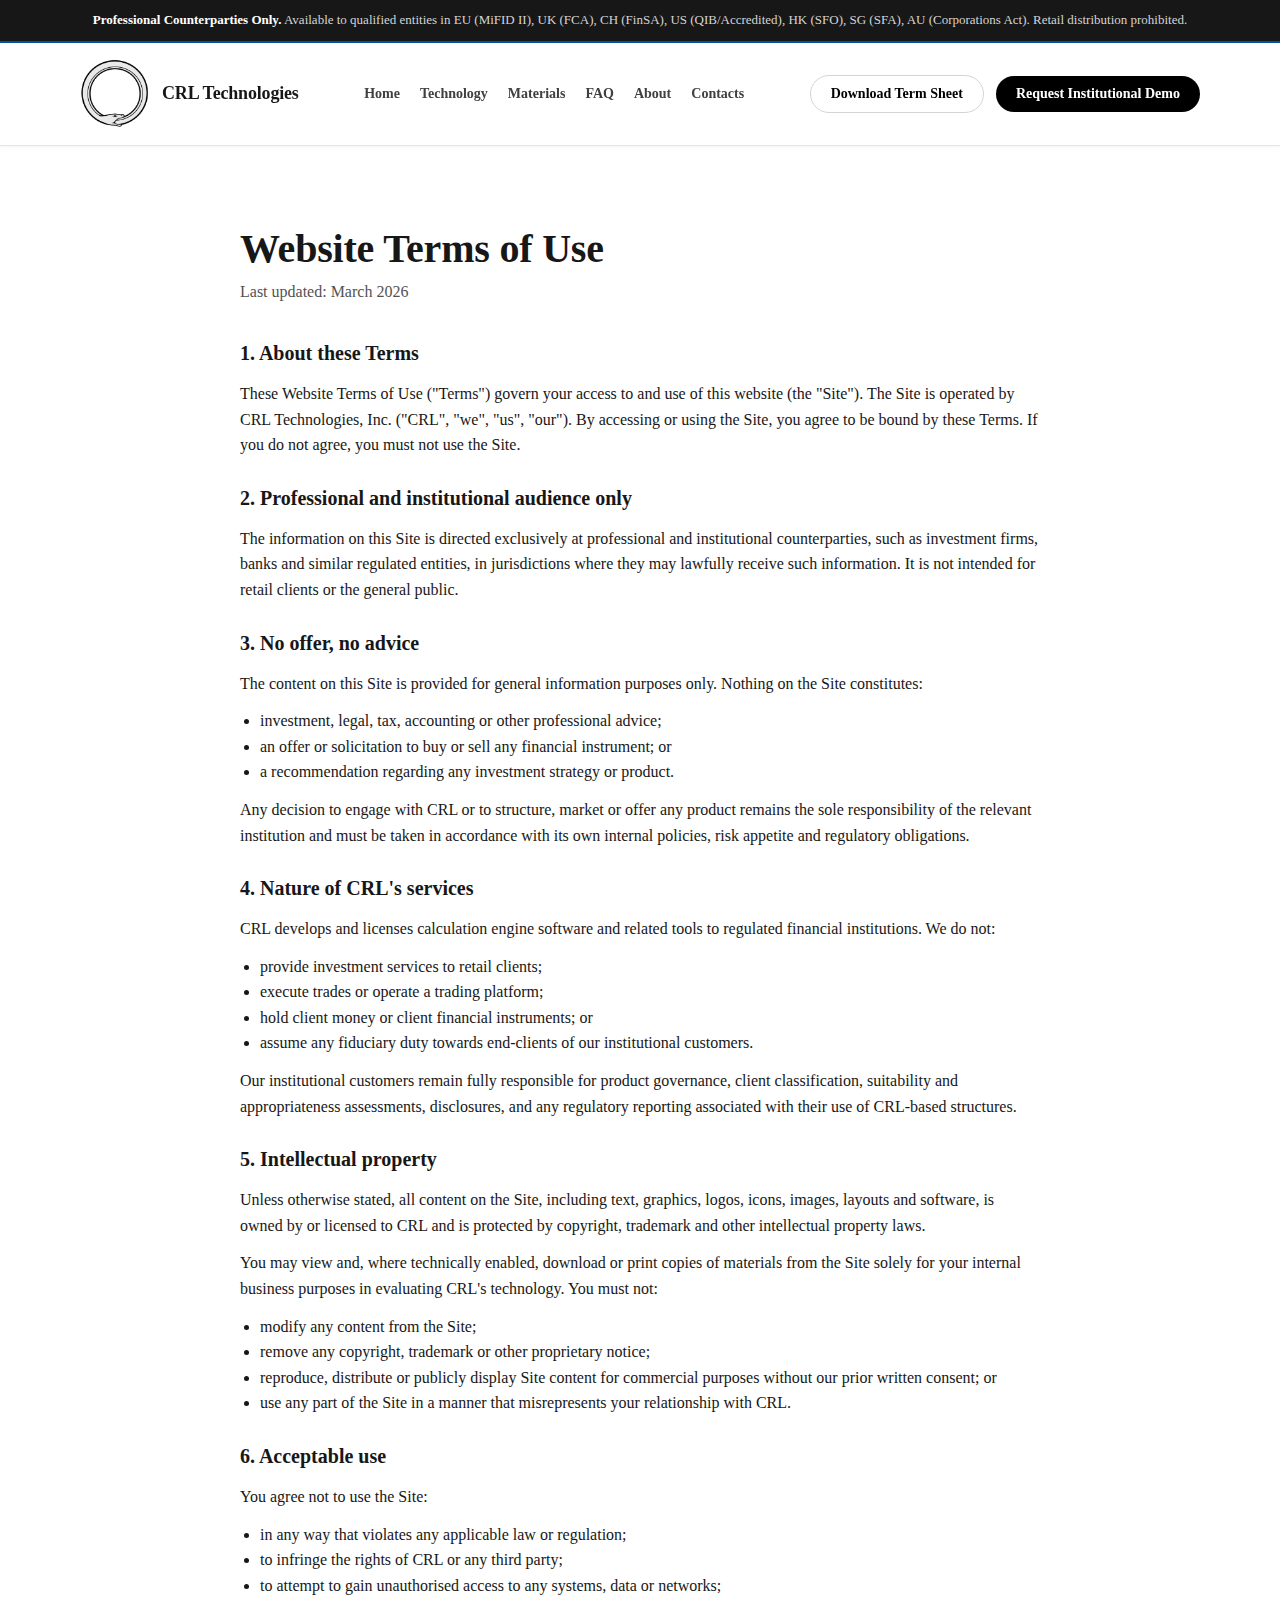
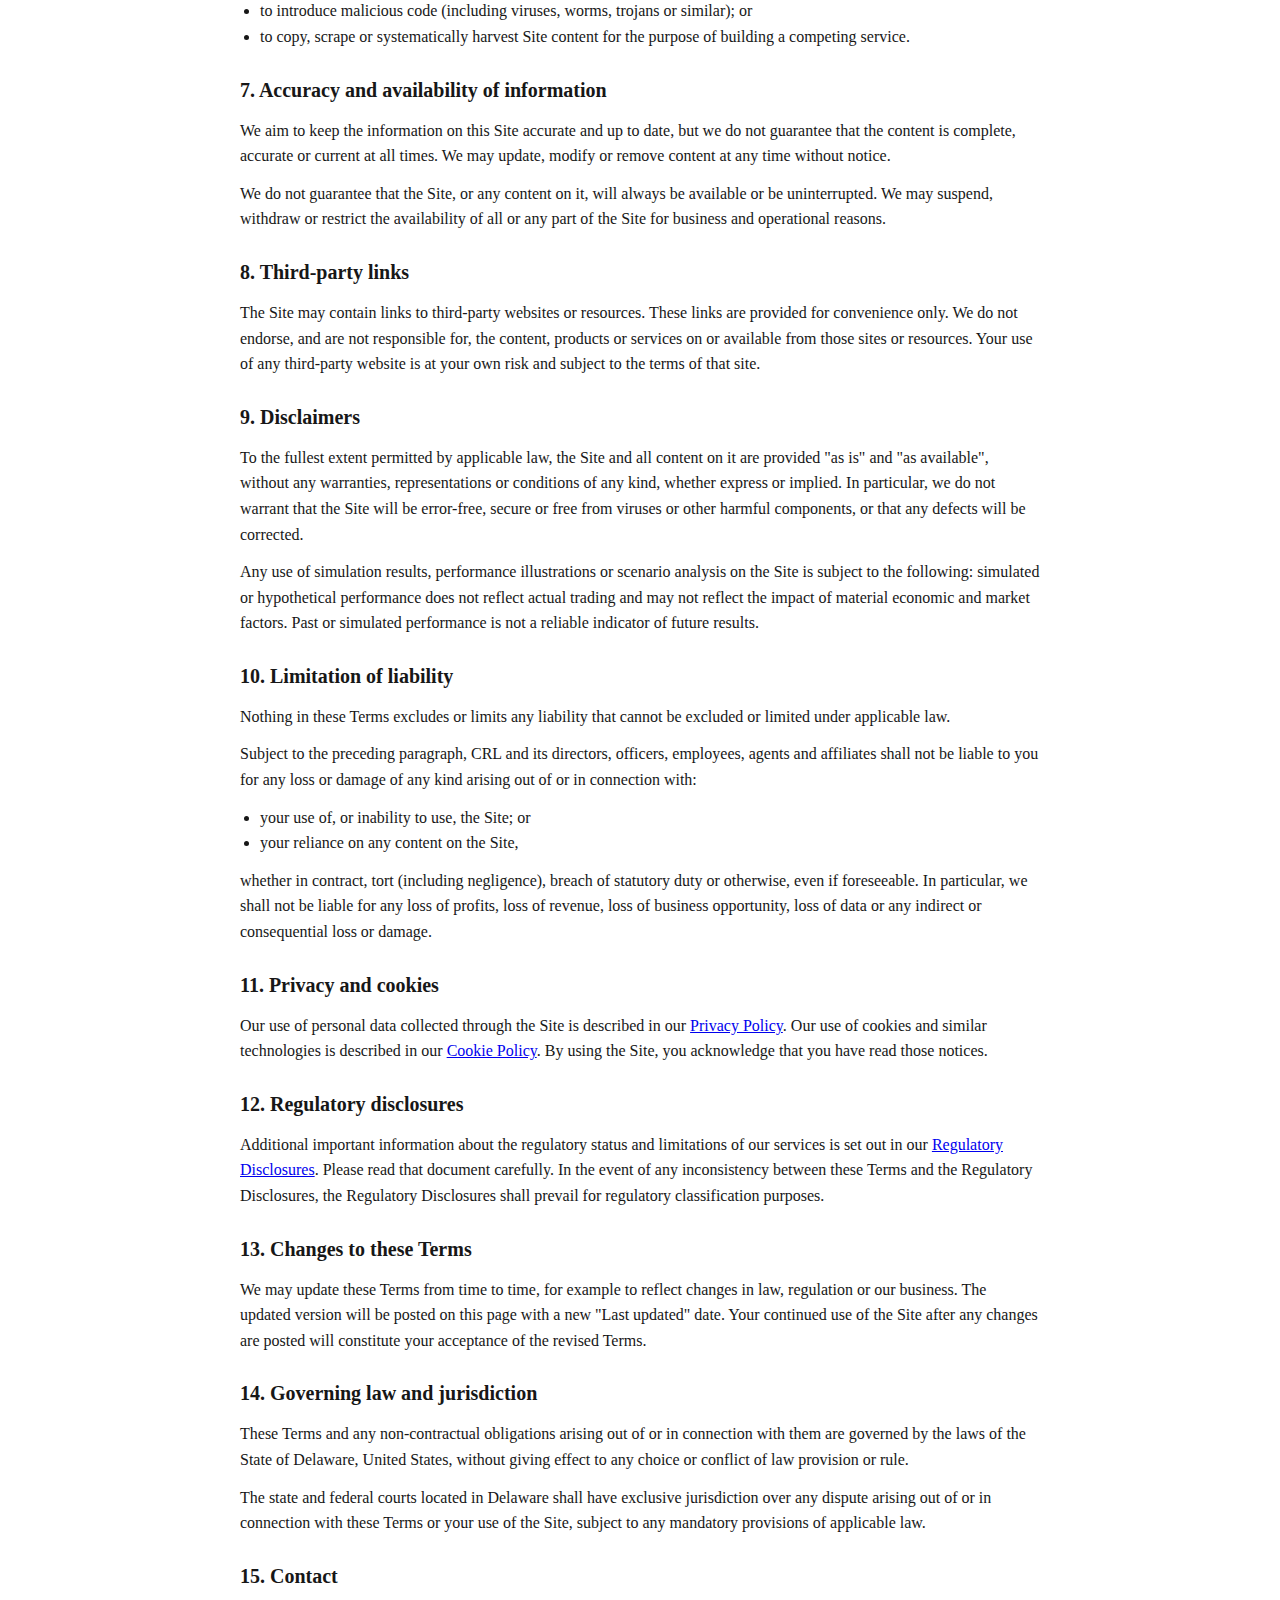
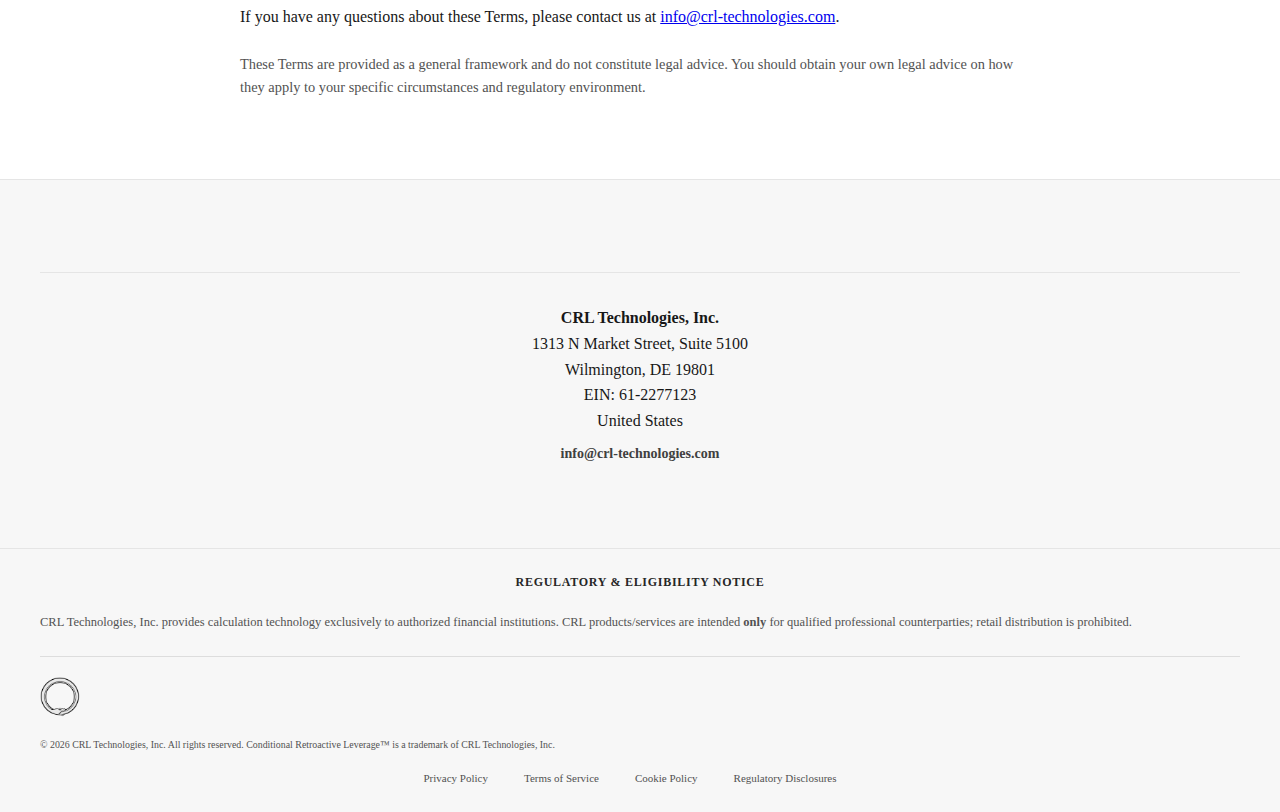
<file: terms.html>
<!DOCTYPE html>
<html lang="en">
<head>
  <meta charset="UTF-8"/>
  <meta name="viewport" content="width=device-width, initial-scale=1.0"/>
  <title>Website Terms of Use – CRL Technologies, Inc.</title>
  <meta name="description" content="Terms of Use for CRL Technologies website. Terms and conditions governing access to and use of this site."/>
  <link rel="canonical" href="https://crl-technologies.com/terms.html"/>
  <link rel="icon" type="image/png" sizes="32x32" href="images/favicon-32x32.png"/>
  <link rel="icon" type="image/png" sizes="16x16" href="images/favicon-16x16.png"/>
  <link rel="stylesheet" href="css/styles.css">
</head>
<body>
  <a class="visually-hidden" href="#main">Skip to content</a>

  <!-- Professional Notice -->
  <div class="notice">
    <strong>Professional Counterparties Only.</strong>
    Available to qualified entities in EU (MiFID II), UK (FCA), CH (FinSA), US (QIB/Accredited), HK (SFO), SG (SFA), AU (Corporations Act).
    Retail distribution prohibited.
  </div>

  <!-- Navigation -->
  <nav aria-label="Main navigation">
    <div class="nav-wrap">
      <a href="index.html#main" class="brand" aria-label="CRL Technologies Home">
        <img class="logo-img" src="images/logo-crl-serpent.png"
             alt="CRL Technologies" width="32" height="32"
             loading="eager" decoding="async"/>
        <div class="logo-text">CRL Technologies</div>
      </a>
      <div class="nav-links" aria-label="Primary">
        <a href="index.html">Home</a>
        <a href="technology.html">Technology</a>
        <a href="materials.html">Materials</a>
        <a href="faq.html">FAQ</a>
        <a href="about.html">About</a>
        <a href="index.html#contacts">Contacts</a>
      </div>
      <div class="nav-cta-wrapper">
        <button class="nav-cta secondary" data-open-gate type="button">Download Term Sheet</button>
        <button class="nav-cta" data-open-demo type="button">Request Institutional Demo</button>
      </div>
      <button class="hamb" aria-label="Menu" aria-expanded="false"><span></span><span></span><span></span></button>
    </div>
  </nav>

  <main id="main">
    <section class="section">
      <div class="wrap" style="max-width:800px;">
        <h1 class="headline">Website Terms of Use</h1>
        <p style="margin-top:8px;color:var(--g600);">Last updated: March 2026</p>

        <div style="margin-top:32px;">
          <h2 style="font-size:1.25rem;margin-bottom:12px;">1. About these Terms</h2>
          <p>
            These Website Terms of Use ("Terms") govern your access to and use of this website
            (the "Site"). The Site is operated by CRL Technologies, Inc. ("CRL", "we", "us", "our").
            By accessing or using the Site, you agree to be bound by these Terms. If you do not
            agree, you must not use the Site.
          </p>

          <h2 style="font-size:1.25rem;margin:24px 0 12px;">2. Professional and institutional audience only</h2>
          <p>
            The information on this Site is directed exclusively at professional and institutional
            counterparties, such as investment firms, banks and similar regulated entities, in
            jurisdictions where they may lawfully receive such information. It is not intended for
            retail clients or the general public.
          </p>

          <h2 style="font-size:1.25rem;margin:24px 0 12px;">3. No offer, no advice</h2>
          <p>The content on this Site is provided for general information purposes only. Nothing on the Site constitutes:</p>
          <ul style="margin-top:12px;padding-left:20px;">
            <li>investment, legal, tax, accounting or other professional advice;</li>
            <li>an offer or solicitation to buy or sell any financial instrument; or</li>
            <li>a recommendation regarding any investment strategy or product.</li>
          </ul>
          <p style="margin-top:12px;">
            Any decision to engage with CRL or to structure, market or offer any product remains
            the sole responsibility of the relevant institution and must be taken in accordance
            with its own internal policies, risk appetite and regulatory obligations.
          </p>

          <h2 style="font-size:1.25rem;margin:24px 0 12px;">4. Nature of CRL's services</h2>
          <p>CRL develops and licenses calculation engine software and related tools to regulated financial institutions. We do not:</p>
          <ul style="margin-top:12px;padding-left:20px;">
            <li>provide investment services to retail clients;</li>
            <li>execute trades or operate a trading platform;</li>
            <li>hold client money or client financial instruments; or</li>
            <li>assume any fiduciary duty towards end-clients of our institutional customers.</li>
          </ul>
          <p style="margin-top:12px;">
            Our institutional customers remain fully responsible for product governance, client
            classification, suitability and appropriateness assessments, disclosures, and any
            regulatory reporting associated with their use of CRL-based structures.
          </p>

          <h2 style="font-size:1.25rem;margin:24px 0 12px;">5. Intellectual property</h2>
          <p>
            Unless otherwise stated, all content on the Site, including text, graphics, logos,
            icons, images, layouts and software, is owned by or licensed to CRL and is protected
            by copyright, trademark and other intellectual property laws.
          </p>
          <p style="margin-top:12px;">
            You may view and, where technically enabled, download or print copies of materials
            from the Site solely for your internal business purposes in evaluating CRL's
            technology. You must not:
          </p>
          <ul style="margin-top:12px;padding-left:20px;">
            <li>modify any content from the Site;</li>
            <li>remove any copyright, trademark or other proprietary notice;</li>
            <li>reproduce, distribute or publicly display Site content for commercial purposes without our prior written consent; or</li>
            <li>use any part of the Site in a manner that misrepresents your relationship with CRL.</li>
          </ul>

          <h2 style="font-size:1.25rem;margin:24px 0 12px;">6. Acceptable use</h2>
          <p>You agree not to use the Site:</p>
          <ul style="margin-top:12px;padding-left:20px;">
            <li>in any way that violates any applicable law or regulation;</li>
            <li>to infringe the rights of CRL or any third party;</li>
            <li>to attempt to gain unauthorised access to any systems, data or networks;</li>
            <li>to introduce malicious code (including viruses, worms, trojans or similar); or</li>
            <li>to copy, scrape or systematically harvest Site content for the purpose of building a competing service.</li>
          </ul>

          <h2 style="font-size:1.25rem;margin:24px 0 12px;">7. Accuracy and availability of information</h2>
          <p>
            We aim to keep the information on this Site accurate and up to date, but we do not
            guarantee that the content is complete, accurate or current at all times. We may
            update, modify or remove content at any time without notice.
          </p>
          <p style="margin-top:12px;">
            We do not guarantee that the Site, or any content on it, will always be available or
            be uninterrupted. We may suspend, withdraw or restrict the availability of all or any
            part of the Site for business and operational reasons.
          </p>

          <h2 style="font-size:1.25rem;margin:24px 0 12px;">8. Third-party links</h2>
          <p>
            The Site may contain links to third-party websites or resources. These links are
            provided for convenience only. We do not endorse, and are not responsible for, the
            content, products or services on or available from those sites or resources. Your use
            of any third-party website is at your own risk and subject to the terms of that site.
          </p>

          <h2 style="font-size:1.25rem;margin:24px 0 12px;">9. Disclaimers</h2>
          <p>
            To the fullest extent permitted by applicable law, the Site and all content on it are
            provided "as is" and "as available", without any warranties, representations or
            conditions of any kind, whether express or implied. In particular, we do not warrant
            that the Site will be error-free, secure or free from viruses or other harmful
            components, or that any defects will be corrected.
          </p>
          <p style="margin-top:12px;">
            Any use of simulation results, performance illustrations or scenario analysis on the
            Site is subject to the following: simulated or hypothetical performance does not
            reflect actual trading and may not reflect the impact of material economic and market
            factors. Past or simulated performance is not a reliable indicator of future results.
          </p>

          <h2 style="font-size:1.25rem;margin:24px 0 12px;">10. Limitation of liability</h2>
          <p>
            Nothing in these Terms excludes or limits any liability that cannot be excluded or
            limited under applicable law.
          </p>
          <p style="margin-top:12px;">
            Subject to the preceding paragraph, CRL and its directors, officers, employees,
            agents and affiliates shall not be liable to you for any loss or damage of any kind
            arising out of or in connection with:
          </p>
          <ul style="margin-top:12px;padding-left:20px;">
            <li>your use of, or inability to use, the Site; or</li>
            <li>your reliance on any content on the Site,</li>
          </ul>
          <p style="margin-top:12px;">
            whether in contract, tort (including negligence), breach of statutory duty or
            otherwise, even if foreseeable. In particular, we shall not be liable for any loss
            of profits, loss of revenue, loss of business opportunity, loss of data or any
            indirect or consequential loss or damage.
          </p>

          <h2 style="font-size:1.25rem;margin:24px 0 12px;">11. Privacy and cookies</h2>
          <p>
            Our use of personal data collected through the Site is described in our
            <a href="/privacy.html">Privacy Policy</a>. Our use of cookies and similar
            technologies is described in our <a href="/cookies.html">Cookie Policy</a>.
            By using the Site, you acknowledge that you have read those notices.
          </p>

          <h2 style="font-size:1.25rem;margin:24px 0 12px;">12. Regulatory disclosures</h2>
          <p>
            Additional important information about the regulatory status and limitations of our
            services is set out in our <a href="/regulatory.html">Regulatory Disclosures</a>.
            Please read that document carefully. In the event of any inconsistency between these
            Terms and the Regulatory Disclosures, the Regulatory Disclosures shall prevail for
            regulatory classification purposes.
          </p>

          <h2 style="font-size:1.25rem;margin:24px 0 12px;">13. Changes to these Terms</h2>
          <p>
            We may update these Terms from time to time, for example to reflect changes in law,
            regulation or our business. The updated version will be posted on this page with a
            new "Last updated" date. Your continued use of the Site after any changes are posted
            will constitute your acceptance of the revised Terms.
          </p>

          <h2 style="font-size:1.25rem;margin:24px 0 12px;">14. Governing law and jurisdiction</h2>
          <p>
            These Terms and any non-contractual obligations arising out of or in connection with
            them are governed by the laws of the State of Delaware, United States, without giving 
            effect to any choice or conflict of law provision or rule.
          </p>
          <p style="margin-top:12px;">
            The state and federal courts located in Delaware shall have exclusive jurisdiction over any
            dispute arising out of or in connection with these Terms or your use of the Site,
            subject to any mandatory provisions of applicable law.
          </p>

          <h2 style="font-size:1.25rem;margin:24px 0 12px;">15. Contact</h2>
          <p>
            If you have any questions about these Terms, please contact us at
            <a href="mailto:info@crl-technologies.com">info@crl-technologies.com</a>.
          </p>

          <p style="margin-top:24px;font-size:0.9em;color:var(--g600);">
            These Terms are provided as a general framework and do not constitute legal advice.
            You should obtain your own legal advice on how they apply to your specific
            circumstances and regulatory environment.
          </p>
        </div>
      </div>
    </section>
  </main>

  <!-- Footer -->
  <footer>
    <div class="f-grid">
      <div class="footer-address">
        <strong>CRL Technologies, Inc.</strong><br>
        1313 N Market Street, Suite 5100<br>
        Wilmington, DE 19801<br>
        EIN: 61-2277123<br>
        United States<br>
        <a href="mailto:info@crl-technologies.com">info@crl-technologies.com</a>
      </div>
    </div>
  </footer>

  <!-- Regulatory Disclaimer -->
  <section class="regulatory-disclaimer" aria-labelledby="reg-disclaimer-title">
    <div class="regulatory-content" style="text-align: left;">
      <h3 id="reg-disclaimer-title" style="text-align: center; margin-bottom: 20px;">Regulatory & Eligibility Notice</h3>
      <p style="margin:0 0 8px">
        CRL Technologies, Inc. provides calculation technology exclusively to authorized financial institutions.
        CRL products/services are intended <strong>only</strong> for qualified professional counterparties; retail distribution is prohibited.
      </p>
      <div class="legal" style="margin-top: 24px; padding-top: 20px; border-top: 1px solid #ddd;">
        <img src="images/logo-crl-serpent.png" alt="CRL Technologies" width="40" height="40" style="margin-bottom:8px;vertical-align:middle"/>
        <p style="margin: 12px 0; font-size: 0.9em; line-height: 1.6;">
          © 2026 CRL Technologies, Inc. All rights reserved.
          Conditional Retroactive Leverage™ is a trademark of CRL Technologies, Inc.
        </p>
        <div class="legal-links" style="margin-top: 16px; display: flex; gap: 16px; flex-wrap: wrap; justify-content: center;">
          <a href="/privacy.html">Privacy Policy</a>
          <a href="/terms.html">Terms of Service</a>
          <a href="/cookies.html">Cookie Policy</a>
          <a href="/regulatory.html">Regulatory Disclosures</a>
        </div>
      </div>
    </div>
  </section>

  <script src="js/main.js"></script>
</body>
</html>
</file>
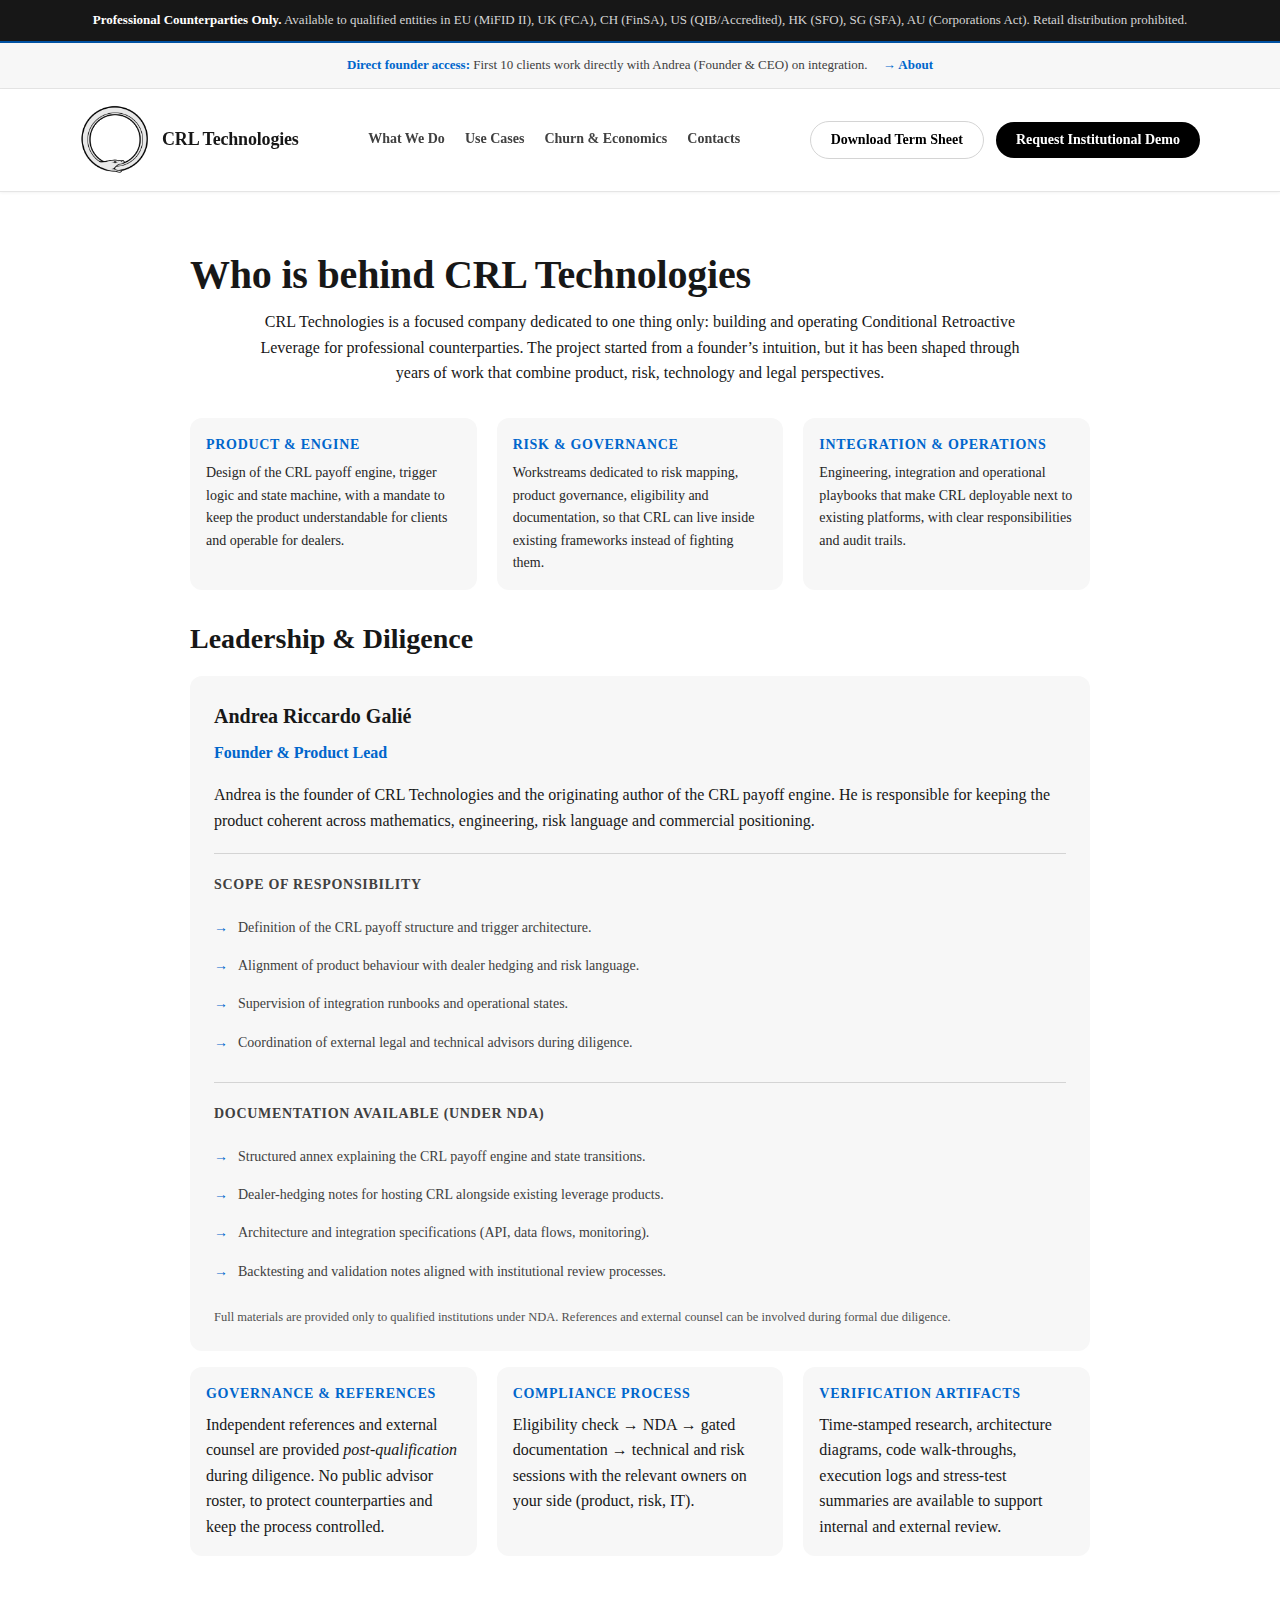
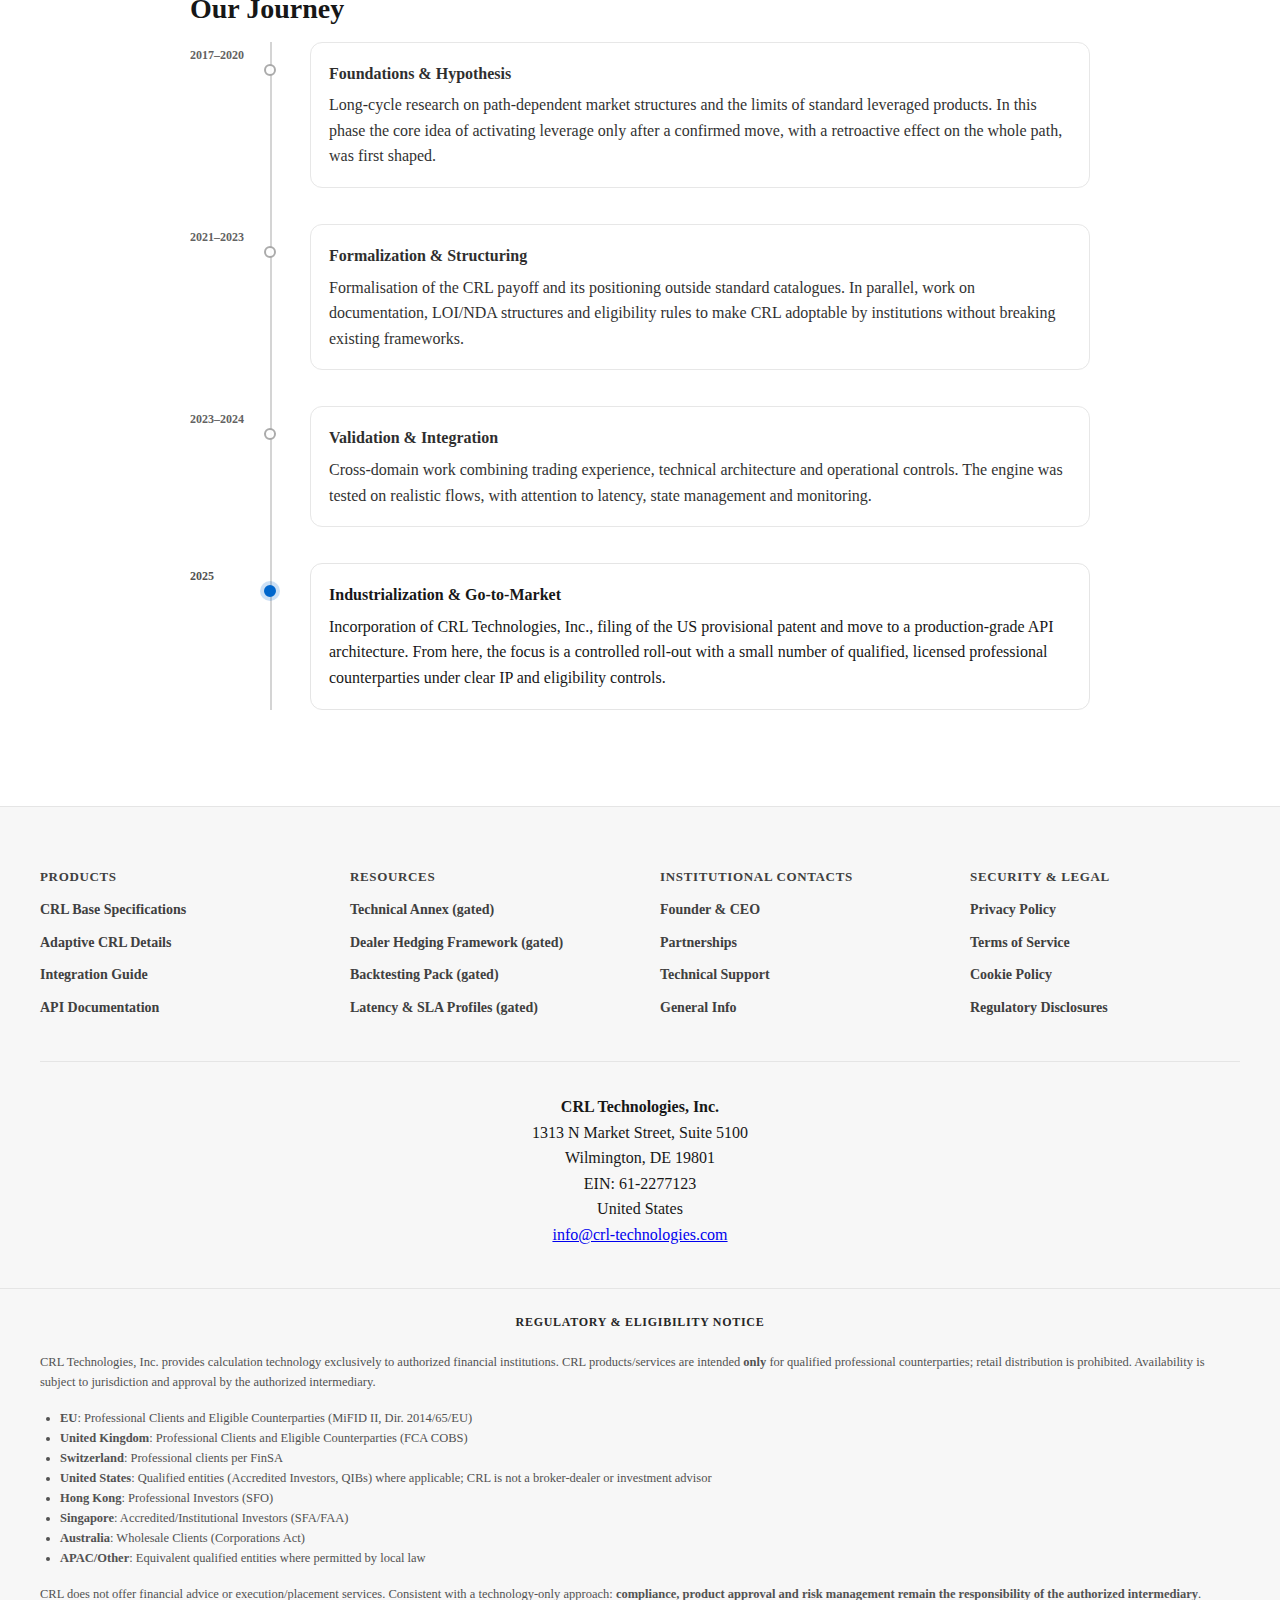
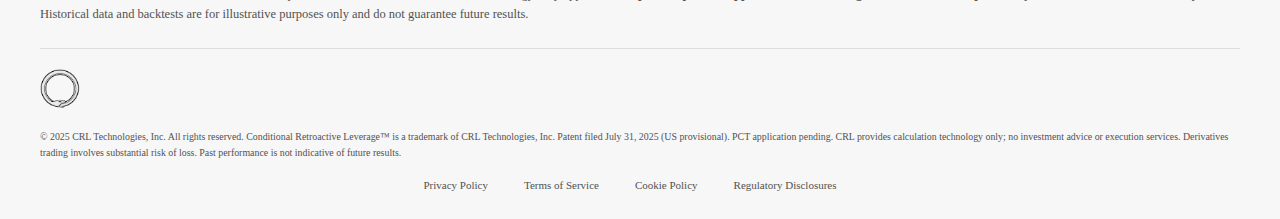
<file: crl-website/about.html>
<!DOCTYPE html>
<html lang="en">
<head>
  <meta charset="UTF-8"/>
  <meta name="viewport" content="width=device-width, initial-scale=1.0"/>
  <title>About CRL Technologies — The Genesis of Retroactive Leverage</title>
  <meta name="description" content="Who built CRL, why retroactive leverage exists, and how the project evolved from research to an institutional-grade leverage engine for professional counterparties."/>
  <link rel="canonical" href="https://crl-technologies.com/about.html"/>
  <link rel="stylesheet" href="css/styles.css">
</head>
<body>
  <a class="visually-hidden" href="#main">Skip to content</a>

  <!-- Professional Notice -->
  <div class="notice">
    <strong>Professional Counterparties Only.</strong>
    Available to qualified entities in EU (MiFID II), UK (FCA), CH (FinSA), US (QIB/Accredited), HK (SFO), SG (SFA), AU (Corporations Act).
    Retail distribution prohibited.
  </div>

  <!-- Founder Access Bar -->
  <div style="background:#f7f7f7;border-bottom:1px solid #e5e5e5;padding:12px 20px;text-align:center;">
    <p style="font-size:13px;color:#404040;margin:0;">
      <strong style="color:#0066cc;">Direct founder access:</strong>
      First 10 clients work directly with Andrea (Founder &amp; CEO) on integration.
      <a href="#about" style="color:#0066cc;text-decoration:none;margin-left:12px;font-weight:600;">→ About</a>
    </p>
  </div>

  <!-- Navigation (puntano alla home) -->
  <nav aria-label="Main navigation">
    <div class="nav-wrap">
      <a href="index.html#main" class="brand" aria-label="CRL Technologies Home">
        <img class="logo-img" src="images/logo-crl-serpent.png"
             alt="CRL Technologies" width="32" height="32"
             loading="eager" decoding="async"/>
        <div class="logo-text">CRL Technologies</div>
      </a>
      <div class="nav-links" aria-label="Primary">
        <a href="index.html#who">What We Do</a>
        <a href="index.html#use-cases">Use Cases</a>
        <a href="index.html#churn">Churn &amp; Economics</a>
        <a href="index.html#contacts">Contacts</a>
      </div>
      <div class="nav-cta-wrapper">
        <button class="nav-cta secondary" data-open-gate type="button">Download Term Sheet</button>
        <button class="nav-cta" data-open-demo type="button">Request Institutional Demo</button>
      </div>
      <button class="hamb" aria-label="Menu" aria-expanded="false"><span></span><span></span><span></span></button>
    </div>
  </nav>

  <main id="main">

    <!-- About (Leadership & Journey) -->
    <section id="about" class="about-section">
        <div class="about-wrap">
            <h2 class="headline">Who is behind CRL Technologies</h2>

            <p style="max-width:780px;margin:12px auto 0;text-align:center;">
            CRL Technologies is a focused company dedicated to one thing only:
            building and operating Conditional Retroactive Leverage for professional counterparties.
            The project started from a founder’s intuition, but it has been shaped through years of work
            that combine product, risk, technology and legal perspectives.
            </p>

            <!-- How we are organised -->
            <div class="advisory-grid" style="display:grid;grid-template-columns:repeat(auto-fit,minmax(260px,1fr));gap:20px;margin-top:32px">
            <div class="advisory-card" style="background:var(--g100);padding:16px;border-radius:12px">
                <h4 style="font-size:14px;color:var(--accent);margin-bottom:6px;text-transform:uppercase;letter-spacing:.05em">
                Product &amp; Engine
                </h4>
                <p style="font-size:14px;color:var(--g800);">
                Design of the CRL payoff engine, trigger logic and state machine, with a mandate to keep
                the product understandable for clients and operable for dealers.
                </p>
            </div>
            <div class="advisory-card" style="background:var(--g100);padding:16px;border-radius:12px">
                <h4 style="font-size:14px;color:var(--accent);margin-bottom:6px;text-transform:uppercase;letter-spacing:.05em">
                Risk &amp; Governance
                </h4>
                <p style="font-size:14px;color:var(--g800);">
                Workstreams dedicated to risk mapping, product governance, eligibility and documentation,
                so that CRL can live inside existing frameworks instead of fighting them.
                </p>
            </div>
            <div class="advisory-card" style="background:var(--g100);padding:16px;border-radius:12px">
                <h4 style="font-size:14px;color:var(--accent);margin-bottom:6px;text-transform:uppercase;letter-spacing:.05em">
                Integration &amp; Operations
                </h4>
                <p style="font-size:14px;color:var(--g800);">
                Engineering, integration and operational playbooks that make CRL deployable next to
                existing platforms, with clear responsibilities and audit trails.
                </p>
            </div>
            </div>

            <!-- Leadership & Diligence -->
            <div class="leadership-section">
            <h3 class="title" style="margin:32px 0 16px">Leadership &amp; Diligence</h3>

            <div class="leader-card">
                <h4>Andrea Riccardo Galié</h4>
                <p class="role">Founder &amp; Product Lead</p>
                <p>
                Andrea is the founder of CRL Technologies and the originating author of the CRL payoff engine.
                He is responsible for keeping the product coherent across mathematics, engineering,
                risk language and commercial positioning.
                </p>

                <div class="credentials">
                <h5>Scope of Responsibility</h5>
                <ul>
                    <li>Definition of the CRL payoff structure and trigger architecture.</li>
                    <li>Alignment of product behaviour with dealer hedging and risk language.</li>
                    <li>Supervision of integration runbooks and operational states.</li>
                    <li>Coordination of external legal and technical advisors during diligence.</li>
                </ul>
                </div>

                <div class="credentials">
                <h5>Documentation Available (Under NDA)</h5>
                <ul>
                    <li>Structured annex explaining the CRL payoff engine and state transitions.</li>
                    <li>Dealer-hedging notes for hosting CRL alongside existing leverage products.</li>
                    <li>Architecture and integration specifications (API, data flows, monitoring).</li>
                    <li>Backtesting and validation notes aligned with institutional review processes.</li>
                </ul>
                </div>

                <p class="caption" style="margin-top:16px">
                Full materials are provided only to qualified institutions under NDA. References and external
                counsel can be involved during formal due diligence.
                </p>
            </div>

            <!-- Governance / Process / Evidence -->
            <div class="advisory-grid" style="display:grid;grid-template-columns:repeat(auto-fit,minmax(280px,1fr));gap:20px;margin-top:16px">
                <div class="advisory-card" style="background:var(--g100);padding:16px;border-radius:12px">
                <h4 style="font-size:14px;color:var(--accent);margin-bottom:6px;text-transform:uppercase;letter-spacing:.05em">
                    Governance &amp; References
                </h4>
                <p>
                    Independent references and external counsel are provided <em>post-qualification</em> during diligence.
                    No public advisor roster, to protect counterparties and keep the process controlled.
                </p>
                </div>
                <div class="advisory-card" style="background:var(--g100);padding:16px;border-radius:12px">
                <h4 style="font-size:14px;color:var(--accent);margin-bottom:6px;text-transform:uppercase;letter-spacing:.05em">
                    Compliance Process
                </h4>
                <p>
                    Eligibility check → NDA → gated documentation → technical and risk sessions with the relevant owners
                    on your side (product, risk, IT).
                </p>
                </div>
                <div class="advisory-card" style="background:var(--g100);padding:16px;border-radius:12px">
                <h4 style="font-size:14px;color:var(--accent);margin-bottom:6px;text-transform:uppercase;letter-spacing:.05em">
                    Verification Artifacts
                </h4>
                <p>
                    Time-stamped research, architecture diagrams, code walk-throughs, execution logs and stress-test summaries
                    are available to support internal and external review.
                </p>
                </div>
            </div>
            </div>

            <!-- Journey / Timeline (usa la timeline sistemata sopra) -->
            <div class="timeline-container">
            <h3 class="title" style="margin:32px 0 16px">Our Journey</h3>

            <div class="timeline">
                <div class="timeline-item" data-year="2017–2020">
                <div class="timeline-marker"></div>
                <div class="timeline-content">
                    <h4>Foundations &amp; Hypothesis</h4>
                    <p>
                    Long-cycle research on path-dependent market structures and the limits of standard leveraged products.
                    In this phase the core idea of activating leverage only after a confirmed move, with a retroactive effect
                    on the whole path, was first shaped.
                    </p>
                </div>
                </div>

                <div class="timeline-item" data-year="2021–2023">
                <div class="timeline-marker"></div>
                <div class="timeline-content">
                    <h4>Formalization &amp; Structuring</h4>
                    <p>
                    Formalisation of the CRL payoff and its positioning outside standard catalogues.
                    In parallel, work on documentation, LOI/NDA structures and eligibility rules to make
                    CRL adoptable by institutions without breaking existing frameworks.
                    </p>
                </div>
                </div>

                <div class="timeline-item" data-year="2023–2024">
                <div class="timeline-marker"></div>
                <div class="timeline-content">
                    <h4>Validation &amp; Integration</h4>
                    <p>
                    Cross-domain work combining trading experience, technical architecture and operational controls.
                    The engine was tested on realistic flows, with attention to latency, state management and monitoring.
                    </p>
                </div>
                </div>

                <div class="timeline-item active" data-year="2025">
                <div class="timeline-marker"></div>
                <div class="timeline-content">
                    <h4>Industrialization &amp; Go-to-Market</h4>
                    <p>
                    Incorporation of CRL Technologies, Inc., filing of the US provisional patent and move to a production-grade
                    API architecture. From here, the focus is a controlled roll-out with a small number of qualified, licensed
                    professional counterparties under clear IP and eligibility controls.
                    </p>
                </div>
                </div>
            </div>
            </div>

        </div>
    </section>


  </main>

  <!-- Footer (stile identico alla home) -->
  <footer>
    <div class="f-grid">
      <div>
        <h4>Products</h4>
        <a href="#" data-open-gate>CRL Base Specifications</a>
        <a href="#" data-open-gate>Adaptive CRL Details</a>
        <a href="#" data-open-gate>Integration Guide</a>
        <a href="#" data-open-gate>API Documentation</a>
      </div>
      <div>
        <h4>Resources</h4>
        <a href="#" data-open-gate>Technical Annex (gated)</a>
        <a href="#" data-open-gate>Dealer Hedging Framework (gated)</a>
        <a href="#" data-open-gate>Backtesting Pack (gated)</a>
        <a href="#" data-open-gate>Latency &amp; SLA Profiles (gated)</a>
      </div>
      <div>
        <h4>Institutional Contacts</h4>
        <a href="mailto:andrea@crl-technologies.com">Founder &amp; CEO</a>
        <a href="mailto:partners@crl-technologies.com">Partnerships</a>
        <a href="mailto:support@crl-technologies.com">Technical Support</a>
        <a href="mailto:info@crl-technologies.com">General Info</a>
      </div>
      <div>
        <h4>Security &amp; Legal</h4>
        <a href="/privacy.html">Privacy Policy</a>
        <a href="/terms.html">Terms of Service</a>
        <a href="/cookies.html">Cookie Policy</a>
        <a href="/regulatory.html">Regulatory Disclosures</a>
      </div>
    </div>

    <div class="footer-address">
      <strong>CRL Technologies, Inc.</strong><br>
      1313 N Market Street, Suite 5100<br>
      Wilmington, DE 19801<br>
      EIN: 61-2277123<br>
      United States<br>
      <a href="mailto:info@crl-technologies.com">info@crl-technologies.com</a>
    </div>
  </footer>

  <!-- Unified Regulatory Disclaimer -->
  <section class="regulatory-disclaimer" aria-labelledby="reg-disclaimer-title">
    <div class="regulatory-content" style="text-align: left;">
      <h3 id="reg-disclaimer-title" style="text-align: center; margin-bottom: 20px;">Regulatory & Eligibility Notice</h3>
      <p style="margin:0 0 8px">
        CRL Technologies, Inc. provides calculation technology exclusively to authorized financial institutions.
        CRL products/services are intended <strong>only</strong> for qualified professional counterparties; retail distribution is prohibited.
        Availability is subject to jurisdiction and approval by the authorized intermediary.
      </p>
      <ul style="margin: 16px 0; padding-left: 20px;">
        <li><strong>EU</strong>: Professional Clients and Eligible Counterparties (MiFID II, Dir. 2014/65/EU)</li>
        <li><strong>United Kingdom</strong>: Professional Clients and Eligible Counterparties (FCA COBS)</li>
        <li><strong>Switzerland</strong>: Professional clients per FinSA</li>
        <li><strong>United States</strong>: Qualified entities (Accredited Investors, QIBs) where applicable; CRL is not a broker-dealer or investment advisor</li>
        <li><strong>Hong Kong</strong>: Professional Investors (SFO)</li>
        <li><strong>Singapore</strong>: Accredited/Institutional Investors (SFA/FAA)</li>
        <li><strong>Australia</strong>: Wholesale Clients (Corporations Act)</li>
        <li><strong>APAC/Other</strong>: Equivalent qualified entities where permitted by local law</li>
      </ul>
      <p style="margin:8px 0">
        CRL does not offer financial advice or execution/placement services. Consistent with a technology-only approach:
        <strong>compliance, product approval and risk management remain the responsibility of the authorized intermediary</strong>.
        Historical data and backtests are for illustrative purposes only and do not guarantee future results.
      </p>
      <div class="legal" style="margin-top: 24px; padding-top: 20px; border-top: 1px solid #ddd;">
        <img src="images/logo-crl-serpent.png"
            alt="CRL Technologies"
            width="40" height="40"
            style="margin-bottom:8px;vertical-align:middle"/>
        <p style="margin: 12px 0; font-size: 0.9em; line-height: 1.6;">
          © 2025 CRL Technologies, Inc. All rights reserved.
          Conditional Retroactive Leverage™ is a trademark of CRL Technologies, Inc.
          Patent filed July 31, 2025 (US provisional). PCT application pending.
          CRL provides calculation technology only; no investment advice or execution services.
          Derivatives trading involves substantial risk of loss. Past performance is not indicative of future results.
        </p>
        <div class="legal-links" style="margin-top: 16px; display: flex; gap: 16px; flex-wrap: wrap; justify-content: center;">
          <a href="/privacy.html">Privacy Policy</a>
          <a href="/terms.html">Terms of Service</a>
          <a href="/cookies.html">Cookie Policy</a>
          <a href="/regulatory.html">Regulatory Disclosures</a>
        </div>
      </div>
    </div>
  </section>

  <!-- (Opzionale) JS condiviso per menu mobile e CTA -->
  <script src="js/main.js"></script>
</body>
</html>
</file>
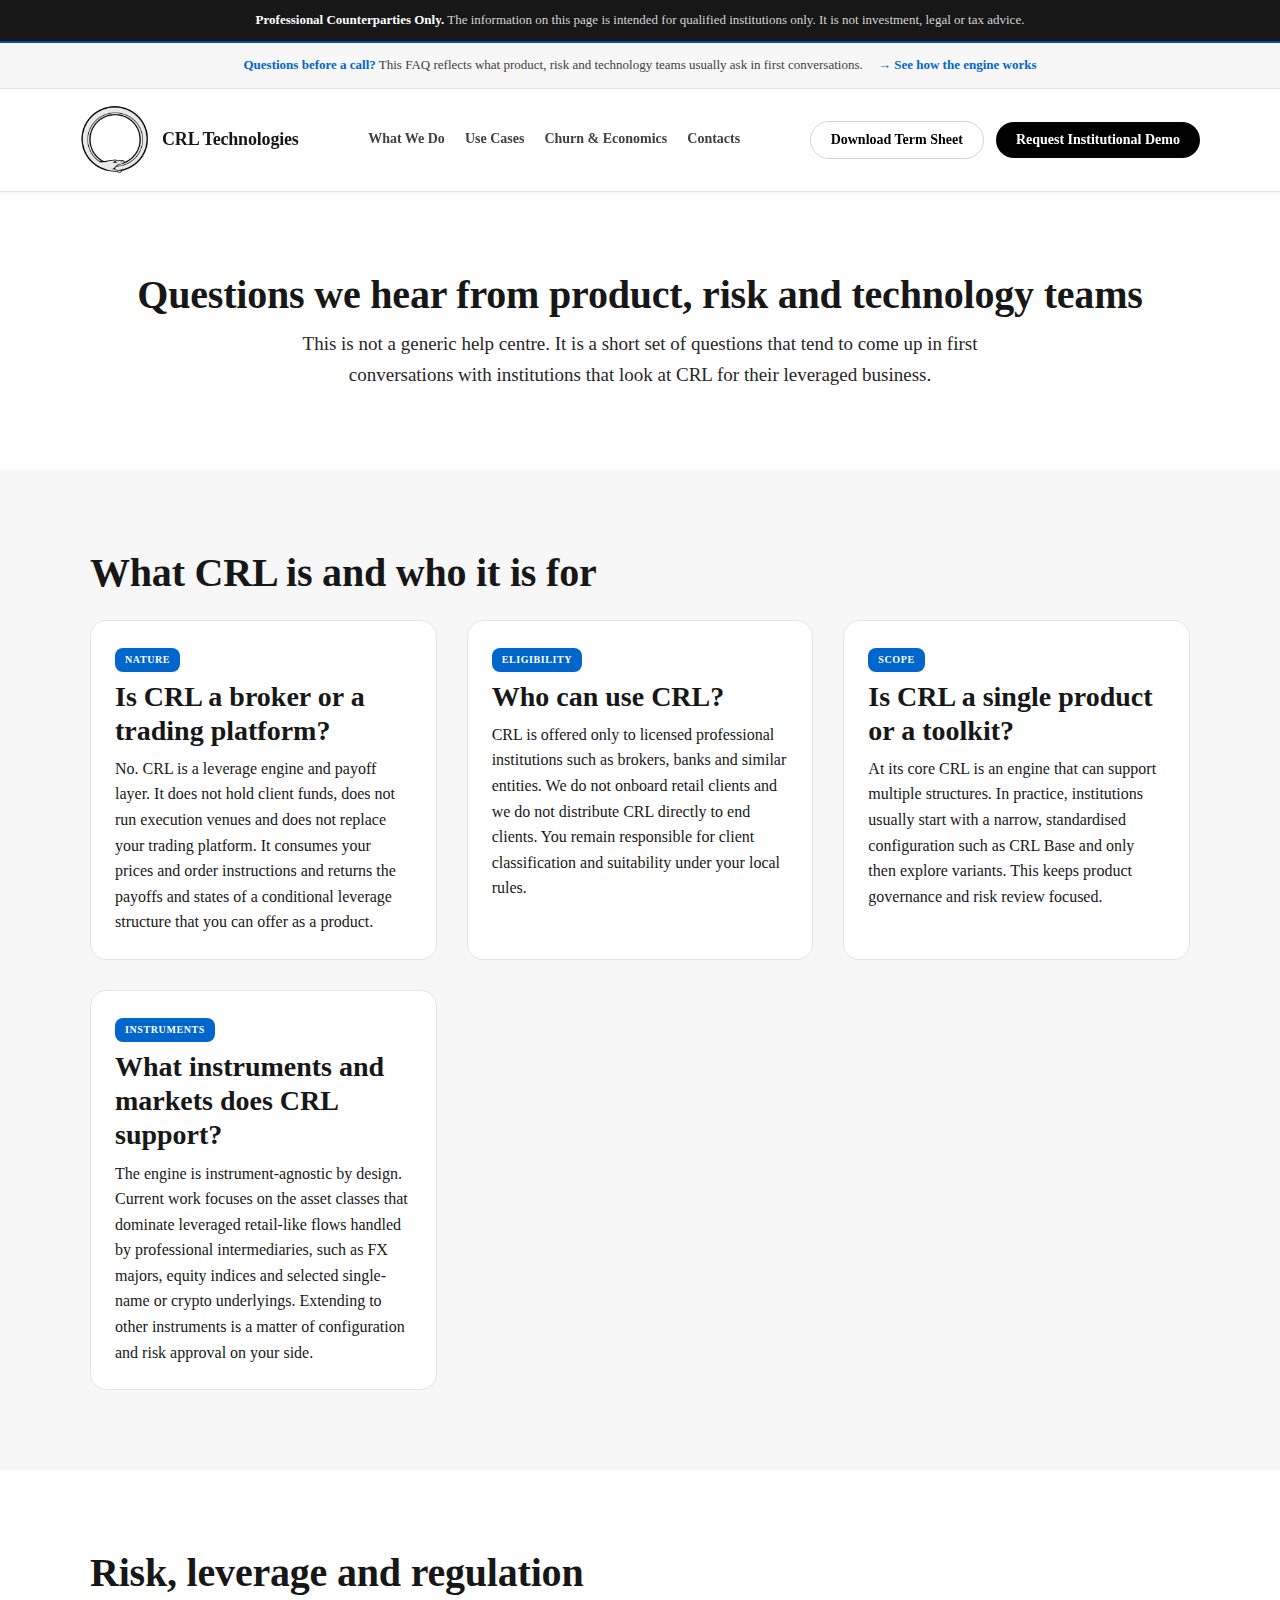
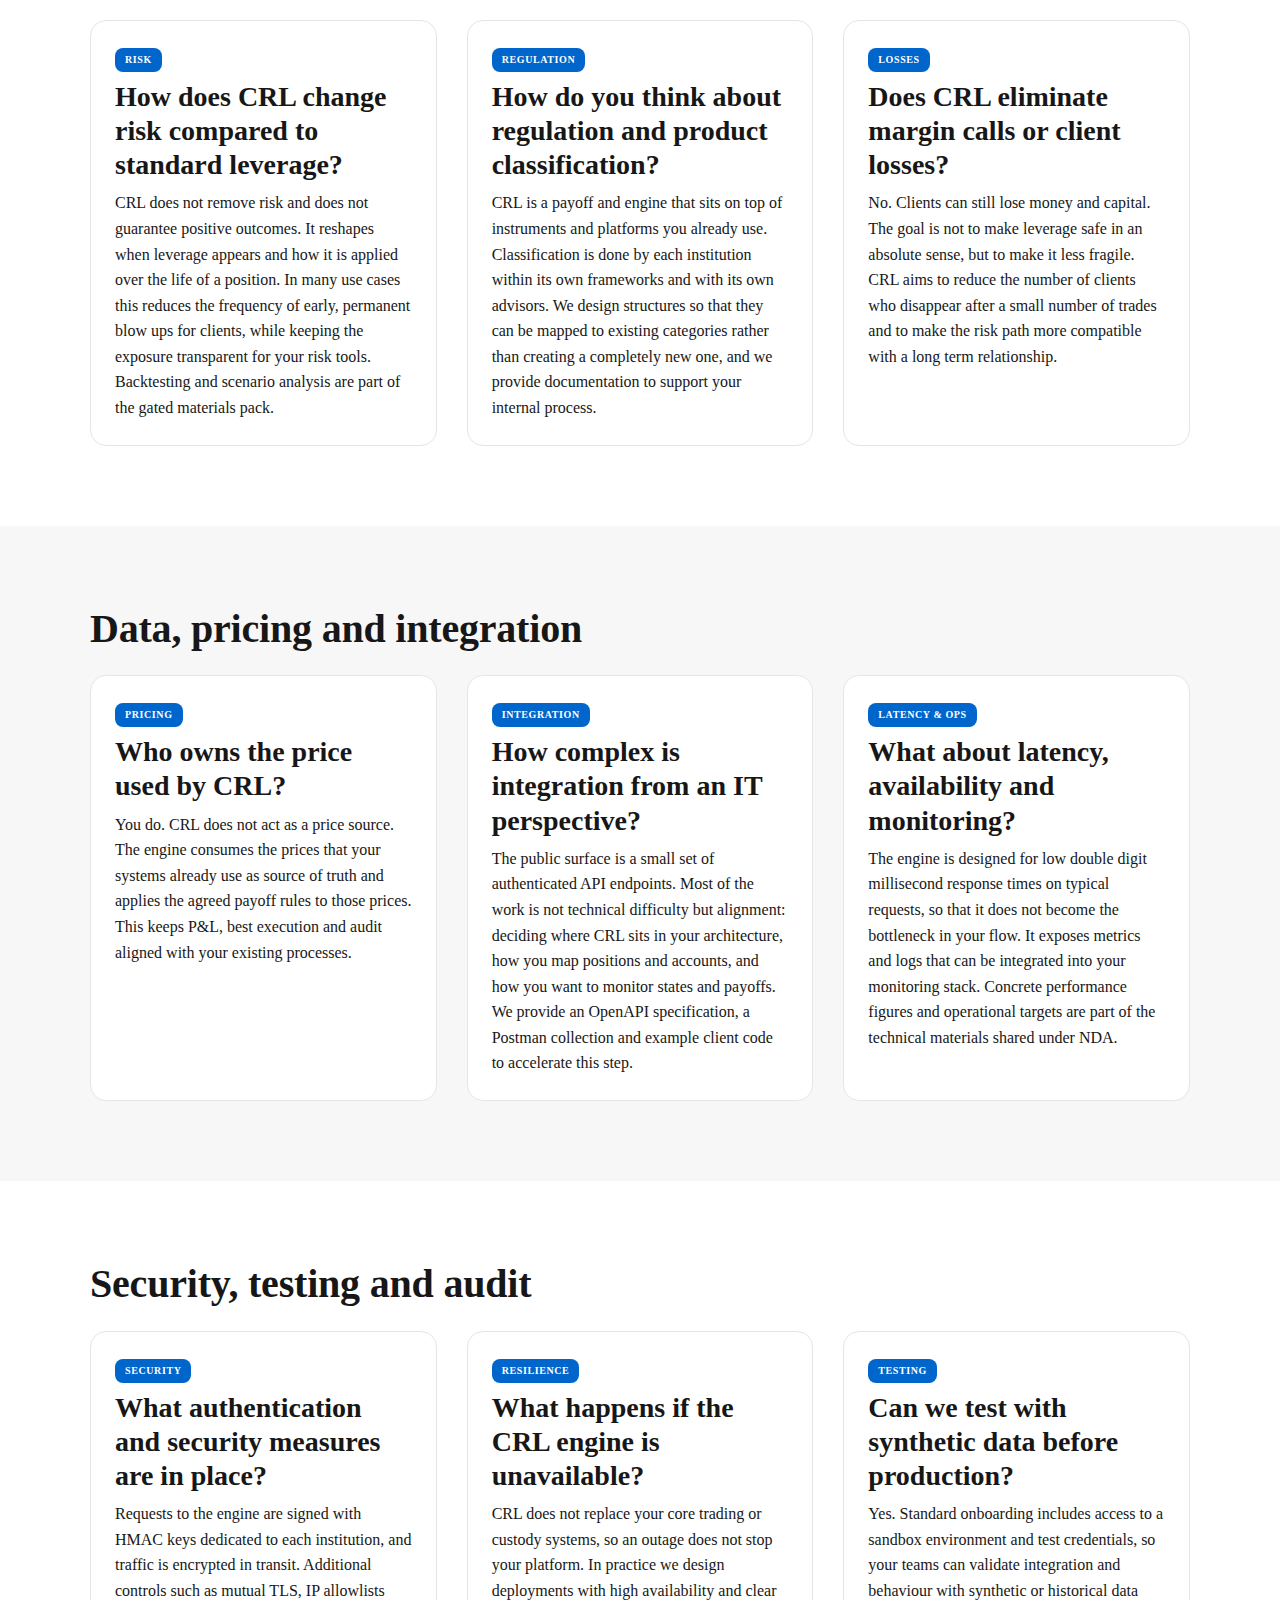
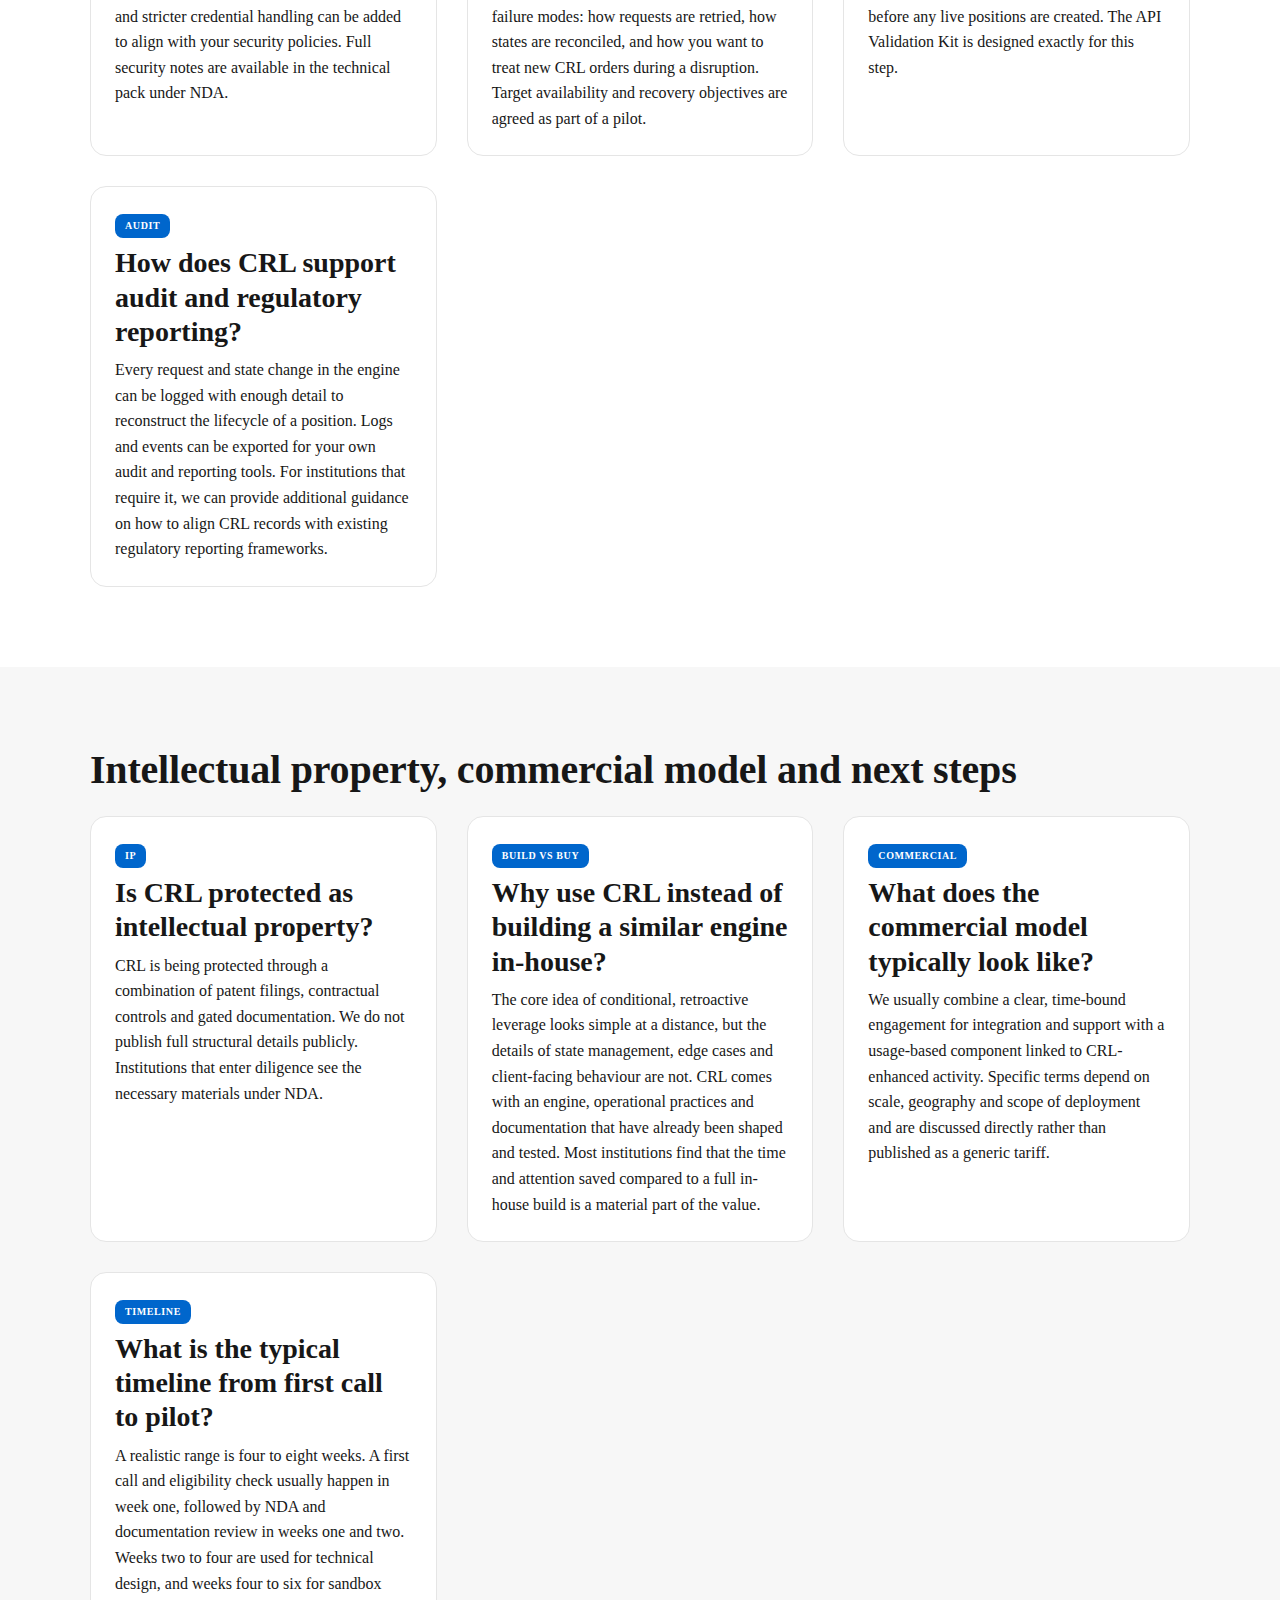
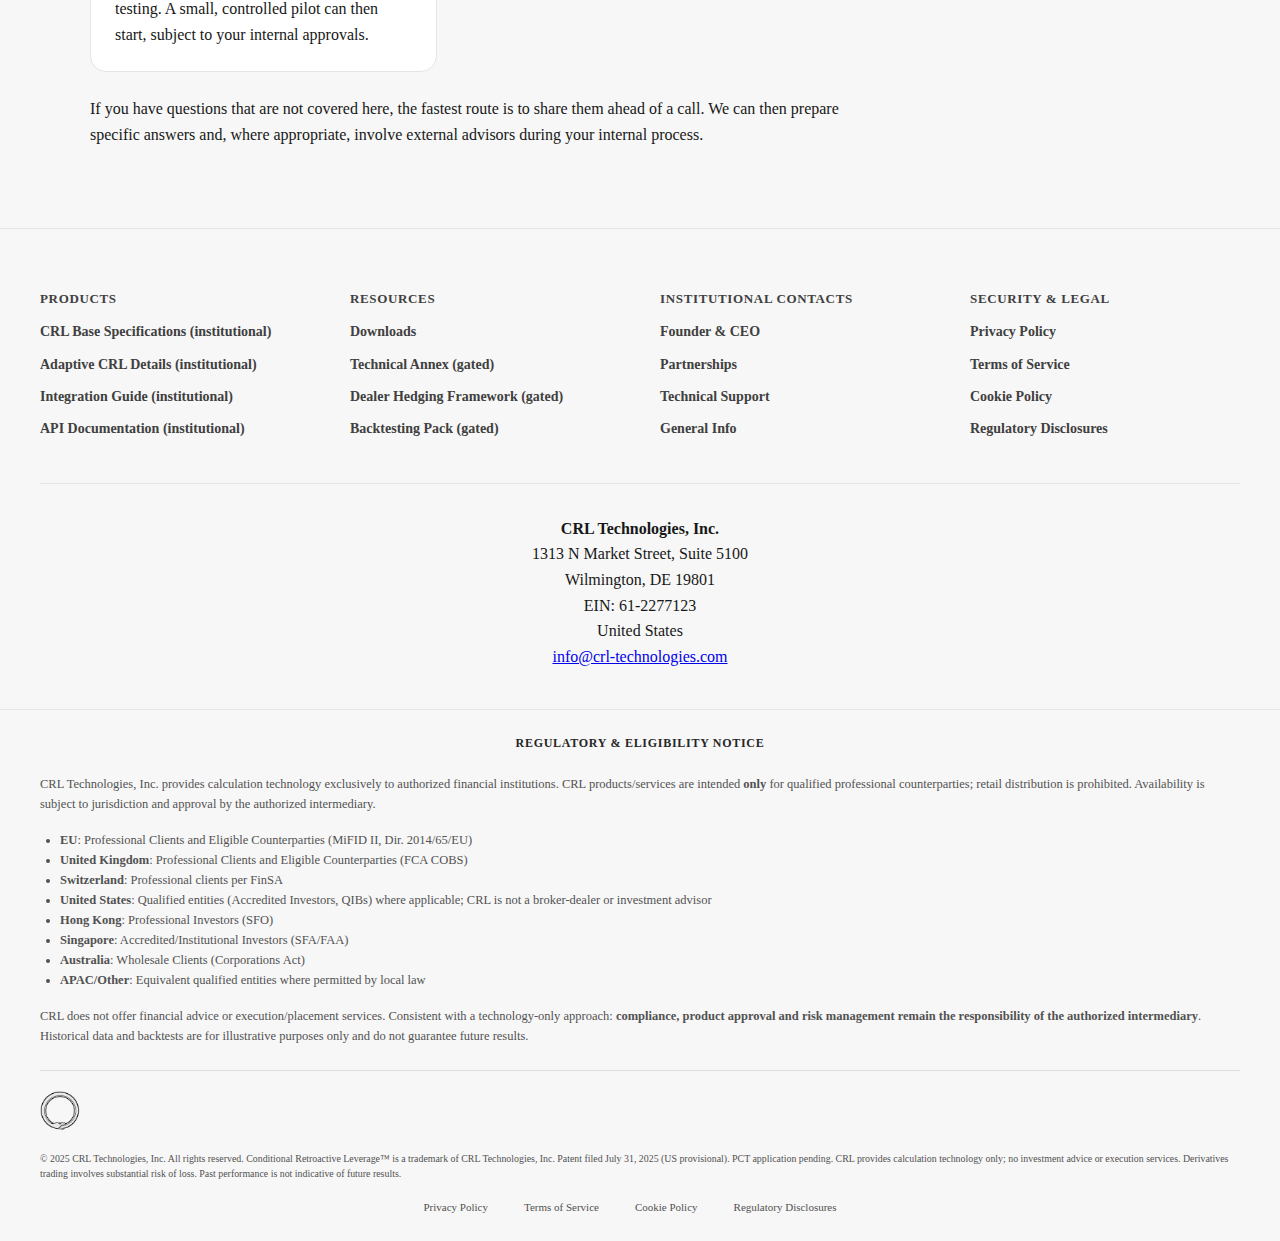
<file: crl-website/faq.html>
<!DOCTYPE html>
<html lang="en">
<head>
  <meta charset="UTF-8"/>
  <meta name="viewport" content="width=device-width, initial-scale=1.0"/>
  <title>CRL FAQ — Questions from Product, Risk and Technology Teams</title>
  <meta name="description" content="Frequently asked questions about CRL for product, risk and technology teams: what the engine is, who it is for, how it changes risk, and how it integrates into existing broker and bank infrastructures."/>
  <link rel="canonical" href="https://crl-technologies.com/faq.html"/>
  <link rel="stylesheet" href="css/styles.css">
</head>
<body>
  <a class="visually-hidden" href="#main">Skip to content</a>

  <!-- Professional Notice -->
  <div class="notice">
    <strong>Professional Counterparties Only.</strong>
    The information on this page is intended for qualified institutions only. It is not investment, legal or tax advice.
  </div>

  <!-- Founder Access Bar -->
  <div style="background:#f7f7f7;border-bottom:1px solid #e5e5e5;padding:12px 20px;text-align:center;">
    <p style="font-size:13px;color:#404040;margin:0;">
      <strong style="color:#0066cc;">Questions before a call?</strong>
      This FAQ reflects what product, risk and technology teams usually ask in first conversations.
      <a href="technology.html" style="color:#0066cc;text-decoration:none;margin-left:12px;font-weight:600;">→ See how the engine works</a>
    </p>
  </div>

  <!-- Navigation -->
  <nav aria-label="Main navigation">
    <div class="nav-wrap">
      <a href="index.html#main" class="brand" aria-label="CRL Technologies Home">
        <img class="logo-img" src="images/logo-crl-serpent.png"
             alt="CRL Technologies" width="32" height="32"
             loading="eager" decoding="async"/>

        <div class="logo-text">CRL Technologies</div>
      </a>
      <div class="nav-links" aria-label="Primary">
        <a href="index.html#who">What We Do</a>
        <a href="index.html#use-cases">Use Cases</a>
        <a href="index.html#churn">Churn &amp; Economics</a>
        <a href="index.html#contacts">Contacts</a>
      </div>
      <div class="nav-cta-wrapper">
        <button class="nav-cta secondary" data-open-gate type="button">Download Term Sheet</button>
        <button class="nav-cta" data-open-demo type="button">Request Institutional Demo</button>
      </div>
      <button class="hamb" aria-label="Menu" aria-expanded="false"><span></span><span></span><span></span></button>
    </div>
  </nav>

  <main id="main">

    <!-- Hero -->
    <section class="section">
      <div class="wrap" style="text-align:center;">
        <h1 class="headline">Questions we hear from product, risk and technology teams</h1>
        <p class="body-lg" style="margin-top:12px;max-width:780px;margin-left:auto;margin-right:auto;">
          This is not a generic help centre. It is a short set of questions that tend to come up in first
          conversations with institutions that look at CRL for their leveraged business.
        </p>
      </div>
    </section>

    <!-- Section 1: What CRL is, who it is for, and what it covers -->
    <section class="section alt">
      <div class="wrap">
        <h2 class="headline">What CRL is and who it is for</h2>

        <div class="p-grid" style="margin-top:24px;">
          <article class="card">
            <span class="badge">Nature</span>
            <h3 class="title" style="margin-top:8px;">Is CRL a broker or a trading platform?</h3>
            <p style="margin-top:8px;">
              No. CRL is a leverage engine and payoff layer. It does not hold client funds, does not run
              execution venues and does not replace your trading platform. It consumes your prices and order
              instructions and returns the payoffs and states of a conditional leverage structure that you
              can offer as a product.
            </p>
          </article>

          <article class="card">
            <span class="badge">Eligibility</span>
            <h3 class="title" style="margin-top:8px;">Who can use CRL?</h3>
            <p style="margin-top:8px;">
              CRL is offered only to licensed professional institutions such as brokers, banks and similar
              entities. We do not onboard retail clients and we do not distribute CRL directly to end clients.
              You remain responsible for client classification and suitability under your local rules.
            </p>
          </article>

          <article class="card">
            <span class="badge">Scope</span>
            <h3 class="title" style="margin-top:8px;">Is CRL a single product or a toolkit?</h3>
            <p style="margin-top:8px;">
              At its core CRL is an engine that can support multiple structures. In practice, institutions
              usually start with a narrow, standardised configuration such as CRL Base and only then explore
              variants. This keeps product governance and risk review focused.
            </p>
          </article>

          <article class="card">
            <span class="badge">Instruments</span>
            <h3 class="title" style="margin-top:8px;">What instruments and markets does CRL support?</h3>
            <p style="margin-top:8px;">
              The engine is instrument-agnostic by design. Current work focuses on the asset classes that
              dominate leveraged retail-like flows handled by professional intermediaries, such as FX majors,
              equity indices and selected single-name or crypto underlyings. Extending to other instruments
              is a matter of configuration and risk approval on your side.
            </p>
          </article>
        </div>
      </div>
    </section>

    <!-- Section 2: Risk, leverage and regulation -->
    <section class="section">
      <div class="wrap">
        <h2 class="headline">Risk, leverage and regulation</h2>

        <div class="p-grid" style="margin-top:24px;">
          <article class="card">
            <span class="badge">Risk</span>
            <h3 class="title" style="margin-top:8px;">How does CRL change risk compared to standard leverage?</h3>
            <p style="margin-top:8px;">
              CRL does not remove risk and does not guarantee positive outcomes. It reshapes when leverage
              appears and how it is applied over the life of a position. In many use cases this reduces the
              frequency of early, permanent blow ups for clients, while keeping the exposure transparent for
              your risk tools. Backtesting and scenario analysis are part of the gated materials pack.
            </p>
          </article>

          <article class="card">
            <span class="badge">Regulation</span>
            <h3 class="title" style="margin-top:8px;">How do you think about regulation and product classification?</h3>
            <p style="margin-top:8px;">
              CRL is a payoff and engine that sits on top of instruments and platforms you already use.
              Classification is done by each institution within its own frameworks and with its own advisors.
              We design structures so that they can be mapped to existing categories rather than creating a
              completely new one, and we provide documentation to support your internal process.
            </p>
          </article>

          <article class="card">
            <span class="badge">Losses</span>
            <h3 class="title" style="margin-top:8px;">Does CRL eliminate margin calls or client losses?</h3>
            <p style="margin-top:8px;">
              No. Clients can still lose money and capital. The goal is not to make leverage safe in an
              absolute sense, but to make it less fragile. CRL aims to reduce the number of clients who
              disappear after a small number of trades and to make the risk path more compatible with a
              long term relationship.
            </p>
          </article>
        </div>
      </div>
    </section>

    <!-- Section 3: Data, pricing and integration -->
    <section class="section alt">
      <div class="wrap">
        <h2 class="headline">Data, pricing and integration</h2>

        <div class="p-grid" style="margin-top:24px;">
          <article class="card">
            <span class="badge">Pricing</span>
            <h3 class="title" style="margin-top:8px;">Who owns the price used by CRL?</h3>
            <p style="margin-top:8px;">
              You do. CRL does not act as a price source. The engine consumes the prices that your systems
              already use as source of truth and applies the agreed payoff rules to those prices. This keeps
              P&amp;L, best execution and audit aligned with your existing processes.
            </p>
          </article>

          <article class="card">
            <span class="badge">Integration</span>
            <h3 class="title" style="margin-top:8px;">How complex is integration from an IT perspective?</h3>
            <p style="margin-top:8px;">
              The public surface is a small set of authenticated API endpoints. Most of the work is not
              technical difficulty but alignment: deciding where CRL sits in your architecture, how you
              map positions and accounts, and how you want to monitor states and payoffs. We provide an
              OpenAPI specification, a Postman collection and example client code to accelerate this step.
            </p>
          </article>

          <article class="card">
            <span class="badge">Latency &amp; ops</span>
            <h3 class="title" style="margin-top:8px;">What about latency, availability and monitoring?</h3>
            <p style="margin-top:8px;">
              The engine is designed for low double digit millisecond response times on typical requests,
              so that it does not become the bottleneck in your flow. It exposes metrics and logs that can
              be integrated into your monitoring stack. Concrete performance figures and operational targets
              are part of the technical materials shared under NDA.
            </p>
          </article>
        </div>
      </div>
    </section>

    <!-- Section 4: Security, testing and audit -->
    <section class="section">
      <div class="wrap">
        <h2 class="headline">Security, testing and audit</h2>

        <div class="p-grid" style="margin-top:24px;">
          <article class="card">
            <span class="badge">Security</span>
            <h3 class="title" style="margin-top:8px;">What authentication and security measures are in place?</h3>
            <p style="margin-top:8px;">
              Requests to the engine are signed with HMAC keys dedicated to each institution, and traffic
              is encrypted in transit. Additional controls such as mutual TLS, IP allowlists and stricter
              credential handling can be added to align with your security policies. Full security notes are
              available in the technical pack under NDA.
            </p>
          </article>

          <article class="card">
            <span class="badge">Resilience</span>
            <h3 class="title" style="margin-top:8px;">What happens if the CRL engine is unavailable?</h3>
            <p style="margin-top:8px;">
              CRL does not replace your core trading or custody systems, so an outage does not stop your
              platform. In practice we design deployments with high availability and clear failure modes:
              how requests are retried, how states are reconciled, and how you want to treat new CRL orders
              during a disruption. Target availability and recovery objectives are agreed as part of a pilot.
            </p>
          </article>

          <article class="card">
            <span class="badge">Testing</span>
            <h3 class="title" style="margin-top:8px;">Can we test with synthetic data before production?</h3>
            <p style="margin-top:8px;">
              Yes. Standard onboarding includes access to a sandbox environment and test credentials, so your
              teams can validate integration and behaviour with synthetic or historical data before any live
              positions are created. The API Validation Kit is designed exactly for this step.
            </p>
          </article>

          <article class="card">
            <span class="badge">Audit</span>
            <h3 class="title" style="margin-top:8px;">How does CRL support audit and regulatory reporting?</h3>
            <p style="margin-top:8px;">
              Every request and state change in the engine can be logged with enough detail to reconstruct
              the lifecycle of a position. Logs and events can be exported for your own audit and reporting
              tools. For institutions that require it, we can provide additional guidance on how to align
              CRL records with existing regulatory reporting frameworks.
            </p>
          </article>
        </div>
      </div>
    </section>

    <!-- Section 5: IP, commercial model and next steps -->
    <section class="section alt">
      <div class="wrap">
        <h2 class="headline">Intellectual property, commercial model and next steps</h2>

        <div class="p-grid" style="margin-top:24px;">
          <article class="card">
            <span class="badge">IP</span>
            <h3 class="title" style="margin-top:8px;">Is CRL protected as intellectual property?</h3>
            <p style="margin-top:8px;">
              CRL is being protected through a combination of patent filings, contractual controls and
              gated documentation. We do not publish full structural details publicly. Institutions that
              enter diligence see the necessary materials under NDA.
            </p>
          </article>

          <article class="card">
            <span class="badge">Build vs buy</span>
            <h3 class="title" style="margin-top:8px;">Why use CRL instead of building a similar engine in-house?</h3>
            <p style="margin-top:8px;">
              The core idea of conditional, retroactive leverage looks simple at a distance, but the details
              of state management, edge cases and client-facing behaviour are not. CRL comes with an engine,
              operational practices and documentation that have already been shaped and tested. Most
              institutions find that the time and attention saved compared to a full in-house build is
              a material part of the value.
            </p>
          </article>

          <article class="card">
            <span class="badge">Commercial</span>
            <h3 class="title" style="margin-top:8px;">What does the commercial model typically look like?</h3>
            <p style="margin-top:8px;">
              We usually combine a clear, time-bound engagement for integration and support with a usage-based
              component linked to CRL-enhanced activity. Specific terms depend on scale, geography and scope of
              deployment and are discussed directly rather than published as a generic tariff.
            </p>
          </article>

          <article class="card">
            <span class="badge">Timeline</span>
            <h3 class="title" style="margin-top:8px;">What is the typical timeline from first call to pilot?</h3>
            <p style="margin-top:8px;">
              A realistic range is four to eight weeks. A first call and eligibility check usually happen in
              week one, followed by NDA and documentation review in weeks one and two. Weeks two to four are
              used for technical design, and weeks four to six for sandbox testing. A small, controlled pilot
              can then start, subject to your internal approvals.
            </p>
          </article>
        </div>

        <p style="margin-top:24px;max-width:780px;">
          If you have questions that are not covered here, the fastest route is to share them ahead of a call.
          We can then prepare specific answers and, where appropriate, involve external advisors during your
          internal process.
        </p>
      </div>
    </section>

  </main>

  <!-- Footer -->
  <footer>
    <div class="f-grid">
      <div>
        <h4>Products</h4>
        <a href="#" data-open-gate>CRL Base Specifications (institutional)</a>
        <a href="#" data-open-gate>Adaptive CRL Details (institutional)</a>
        <a href="#" data-open-gate>Integration Guide (institutional)</a>
        <a href="#" data-open-gate>API Documentation (institutional)</a>
      </div>
      <div>
        <h4>Resources</h4>
        <a href="materials.html#public-downloads">Downloads</a>
        <a href="#" data-open-gate>Technical Annex (gated)</a>
        <a href="#" data-open-gate>Dealer Hedging Framework (gated)</a>
        <a href="#" data-open-gate>Backtesting Pack (gated)</a>
      </div>
      <div>
        <h4>Institutional Contacts</h4>
        <a href="mailto:andrea@crl-technologies.com">Founder &amp; CEO</a>
        <a href="mailto:partners@crl-technologies.com">Partnerships</a>
        <a href="mailto:support@crl-technologies.com">Technical Support</a>
        <a href="mailto:info@crl-technologies.com">General Info</a>
      </div>
      <div>
        <h4>Security &amp; Legal</h4>
        <a href="/privacy.html">Privacy Policy</a>
        <a href="/terms.html">Terms of Service</a>
        <a href="/cookies.html">Cookie Policy</a>
        <a href="/regulatory.html">Regulatory Disclosures</a>
      </div>
    </div>

    <div class="footer-address">
      <strong>CRL Technologies, Inc.</strong><br>
      1313 N Market Street, Suite 5100<br>
      Wilmington, DE 19801<br>
      EIN: 61-2277123<br>
      United States<br>
      <a href="mailto:info@crl-technologies.com">info@crl-technologies.com</a>
    </div>
  </footer>

  <!-- Unified Regulatory Disclaimer -->
  <section class="regulatory-disclaimer" aria-labelledby="reg-disclaimer-title">
    <div class="regulatory-content" style="text-align: left;">
      <h3 id="reg-disclaimer-title" style="text-align: center; margin-bottom: 20px;">Regulatory & Eligibility Notice</h3>
      <p style="margin:0 0 8px">
        CRL Technologies, Inc. provides calculation technology exclusively to authorized financial institutions.
        CRL products/services are intended <strong>only</strong> for qualified professional counterparties; retail distribution is prohibited.
        Availability is subject to jurisdiction and approval by the authorized intermediary.
      </p>
      <ul style="margin: 16px 0; padding-left: 20px;">
        <li><strong>EU</strong>: Professional Clients and Eligible Counterparties (MiFID II, Dir. 2014/65/EU)</li>
        <li><strong>United Kingdom</strong>: Professional Clients and Eligible Counterparties (FCA COBS)</li>
        <li><strong>Switzerland</strong>: Professional clients per FinSA</li>
        <li><strong>United States</strong>: Qualified entities (Accredited Investors, QIBs) where applicable; CRL is not a broker-dealer or investment advisor</li>
        <li><strong>Hong Kong</strong>: Professional Investors (SFO)</li>
        <li><strong>Singapore</strong>: Accredited/Institutional Investors (SFA/FAA)</li>
        <li><strong>Australia</strong>: Wholesale Clients (Corporations Act)</li>
        <li><strong>APAC/Other</strong>: Equivalent qualified entities where permitted by local law</li>
      </ul>
      <p style="margin:8px 0">
        CRL does not offer financial advice or execution/placement services. Consistent with a technology-only approach:
        <strong>compliance, product approval and risk management remain the responsibility of the authorized intermediary</strong>.
        Historical data and backtests are for illustrative purposes only and do not guarantee future results.
      </p>
      <div class="legal" style="margin-top: 24px; padding-top: 20px; border-top: 1px solid #ddd;">
        <img src="images/logo-crl-serpent.png"
            alt="CRL Technologies"
            width="40" height="40"
            style="margin-bottom:8px;vertical-align:middle"/>
        <p style="margin: 12px 0; font-size: 0.9em; line-height: 1.6;">
          © 2025 CRL Technologies, Inc. All rights reserved.
          Conditional Retroactive Leverage™ is a trademark of CRL Technologies, Inc.
          Patent filed July 31, 2025 (US provisional). PCT application pending.
          CRL provides calculation technology only; no investment advice or execution services.
          Derivatives trading involves substantial risk of loss. Past performance is not indicative of future results.
        </p>
        <div class="legal-links" style="margin-top: 16px; display: flex; gap: 16px; flex-wrap: wrap; justify-content: center;">
          <a href="/privacy.html">Privacy Policy</a>
          <a href="/terms.html">Terms of Service</a>
          <a href="/cookies.html">Cookie Policy</a>
          <a href="/regulatory.html">Regulatory Disclosures</a>
        </div>
      </div>
    </div>
  </section>

  <script src="js/main.js"></script>
</body>
</html>
</file>
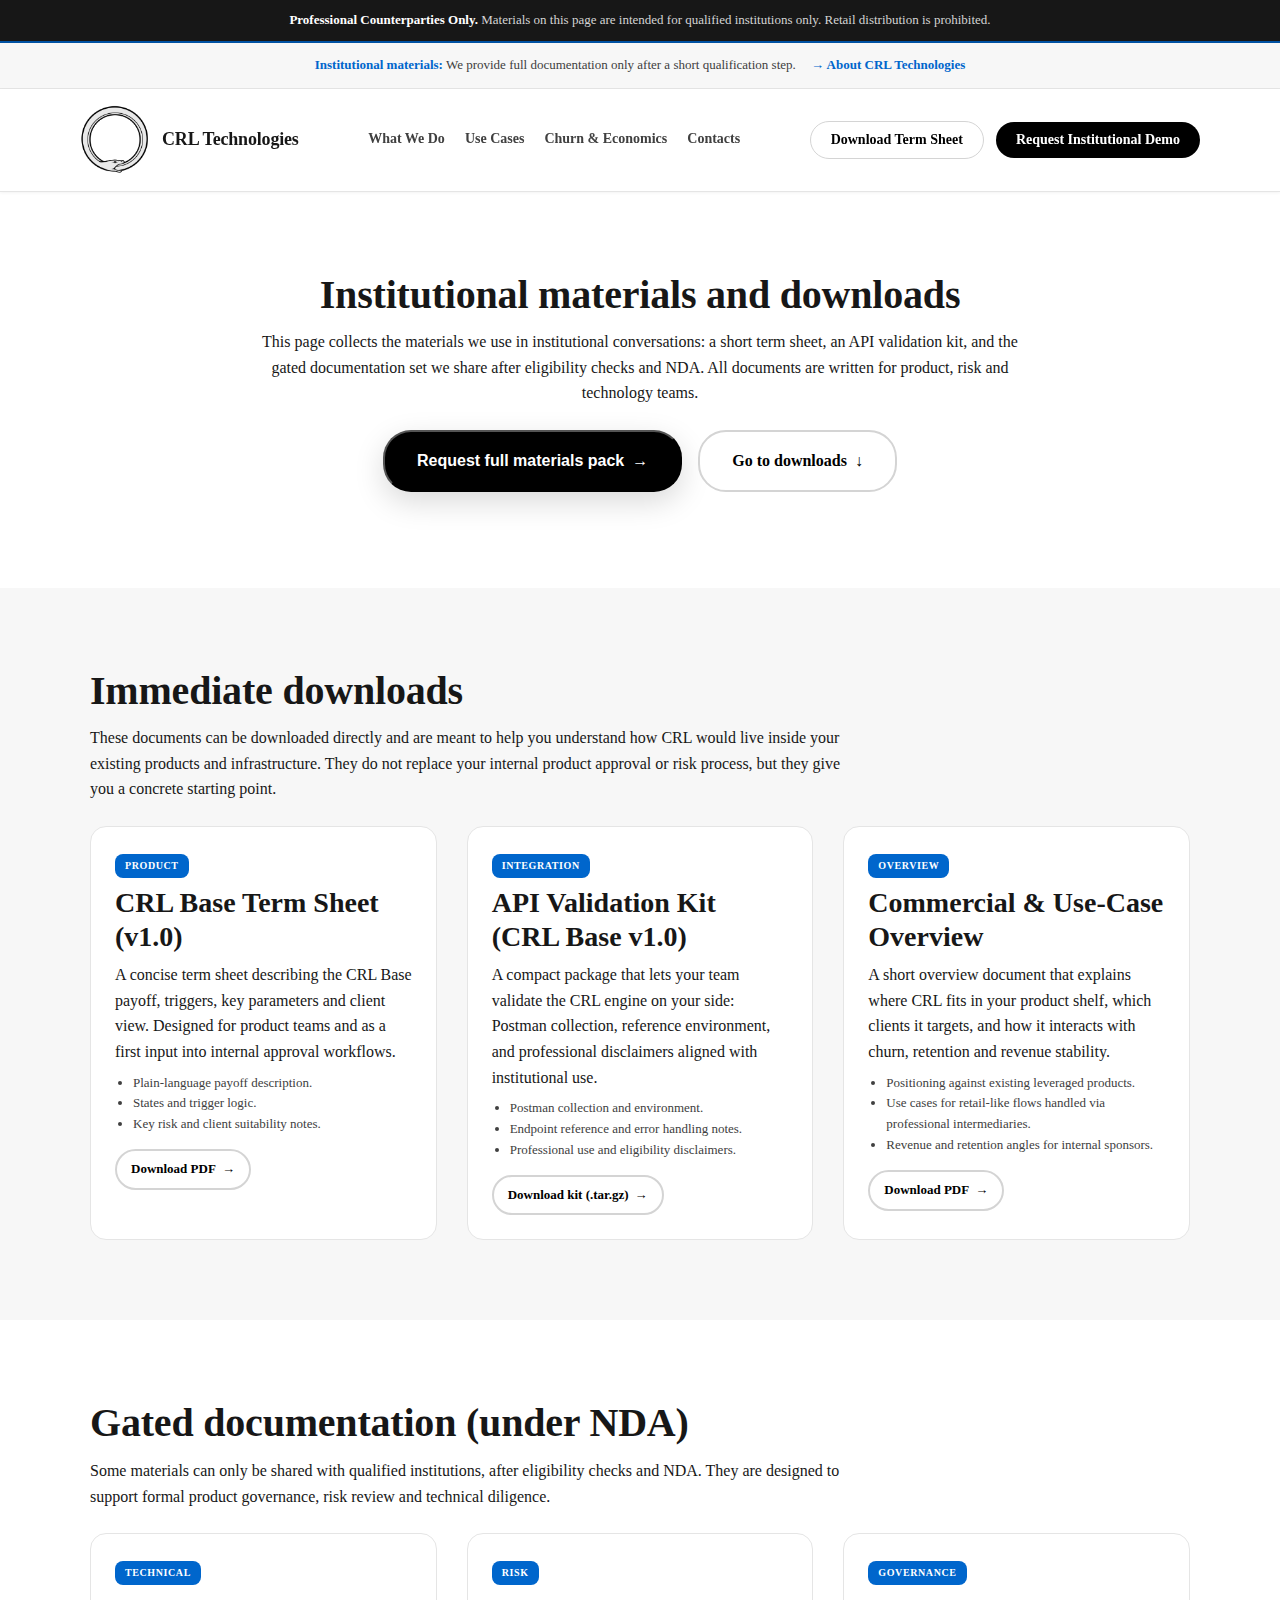
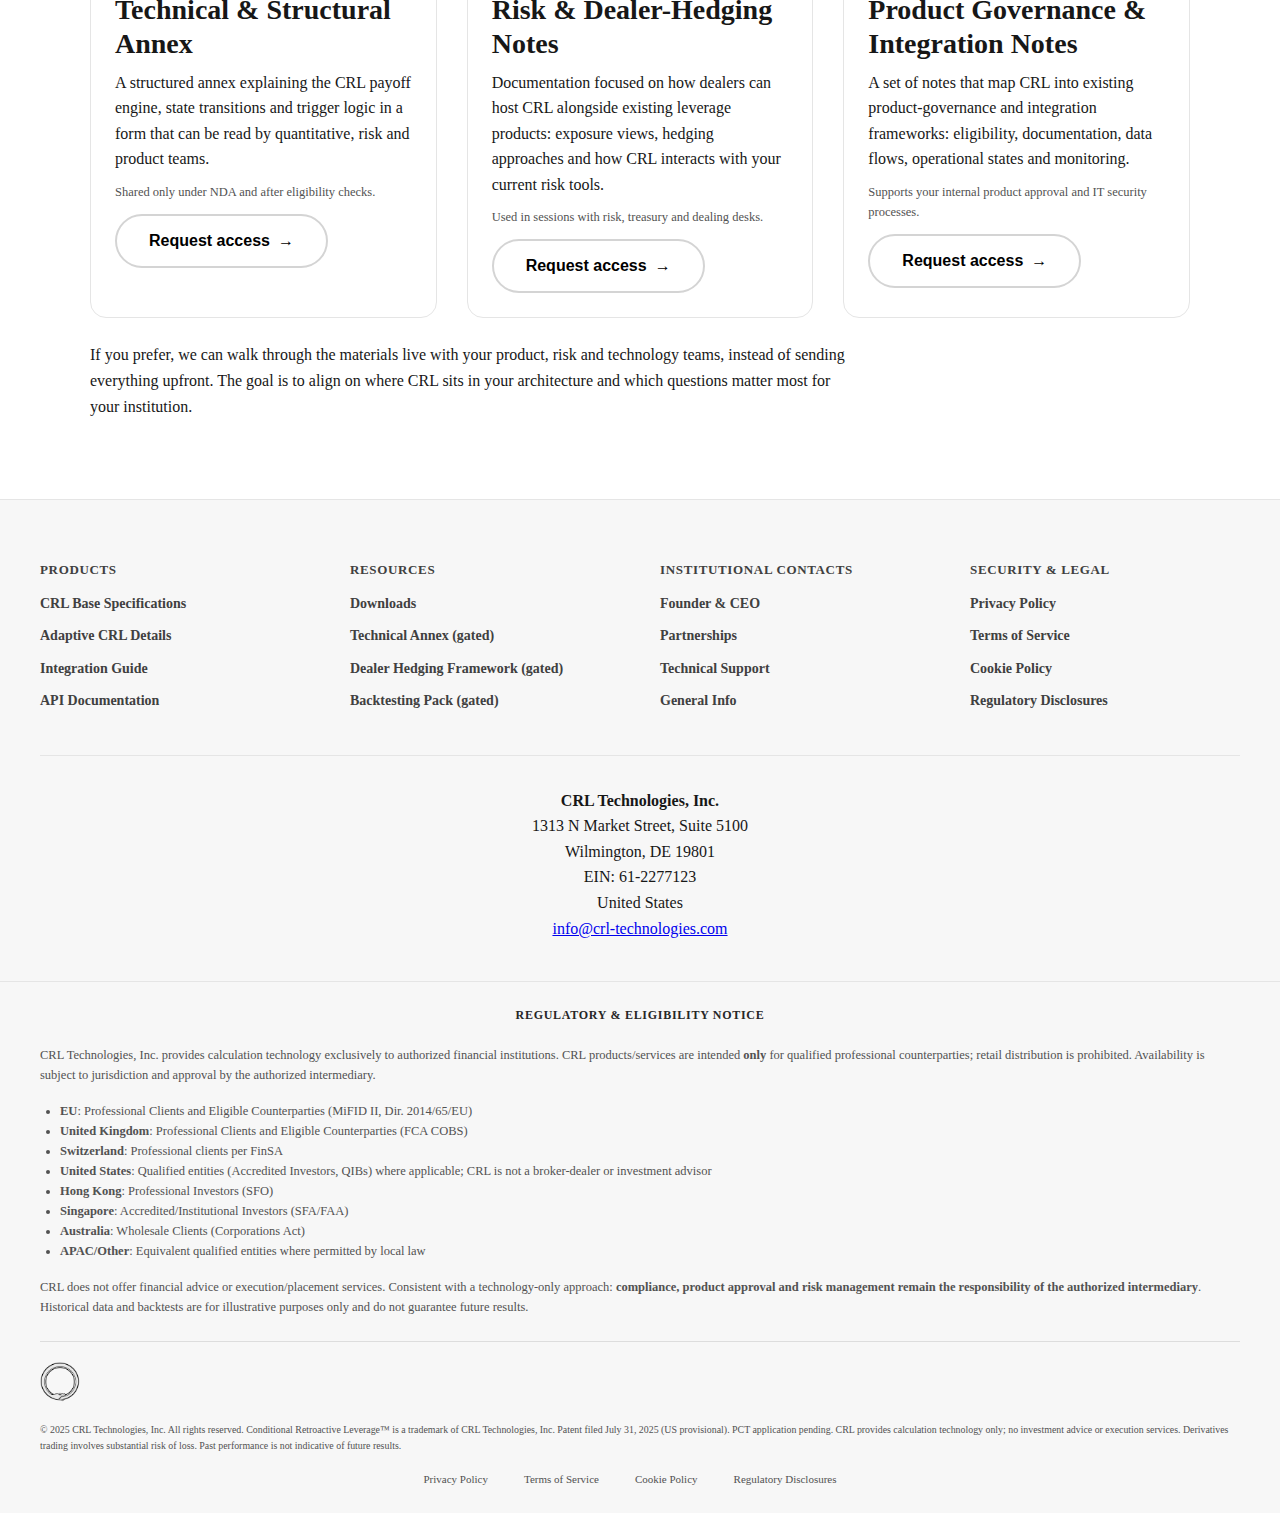
<file: crl-website/materials.html>
<!DOCTYPE html>
<html lang="en">
<head>
  <meta charset="UTF-8"/>
  <meta name="viewport" content="width=device-width, initial-scale=1.0"/>
  <title>CRL Materials — Institutional Documentation & Downloads</title>
  <meta name="description" content="Institutional materials for CRL: term sheet, API validation kit and gated documentation for professional counterparties. Designed for product, risk and technology teams."/>
  <link rel="canonical" href="https://crl-technologies.com/materials.html"/>
  <link rel="stylesheet" href="css/styles.css">
</head>
<body>
  <a class="visually-hidden" href="#main">Skip to content</a>

  <!-- Professional Notice -->
  <div class="notice">
    <strong>Professional Counterparties Only.</strong>
    Materials on this page are intended for qualified institutions only. Retail distribution is prohibited.
  </div>

  <!-- Founder Access Bar -->
  <div style="background:#f7f7f7;border-bottom:1px solid #e5e5e5;padding:12px 20px;text-align:center;">
    <p style="font-size:13px;color:#404040;margin:0;">
      <strong style="color:#0066cc;">Institutional materials:</strong>
      We provide full documentation only after a short qualification step.
      <a href="about.html" style="color:#0066cc;text-decoration:none;margin-left:12px;font-weight:600;">→ About CRL Technologies</a>
    </p>
  </div>

  <!-- Navigation -->
  <nav aria-label="Main navigation">
    <div class="nav-wrap">
      <a href="index.html#main" class="brand" aria-label="CRL Technologies Home">
        <img class="logo-img" src="images/logo-crl-serpent.png"
             alt="CRL Technologies" width="32" height="32"
             loading="eager" decoding="async"/>

        <div class="logo-text">CRL Technologies</div>
      </a>
      <div class="nav-links" aria-label="Primary">
        <a href="index.html#who">What We Do</a>
        <a href="index.html#use-cases">Use Cases</a>
        <a href="index.html#churn">Churn &amp; Economics</a>
        <a href="index.html#contacts">Contacts</a>
      </div>
      <div class="nav-cta-wrapper">
        <button class="nav-cta secondary" data-open-gate type="button">Download Term Sheet</button>
        <button class="nav-cta" data-open-demo type="button">Request Institutional Demo</button>
      </div>
      <button class="hamb" aria-label="Menu" aria-expanded="false"><span></span><span></span><span></span></button>
    </div>
  </nav>

  <main id="main">

    <!-- Hero / Intro -->
    <section class="section">
      <div class="wrap" style="text-align:center;">
        <h1 class="headline">Institutional materials and downloads</h1>
        <p style="margin-top:12px;max-width:760px;margin-left:auto;margin-right:auto;">
          This page collects the materials we use in institutional conversations: a short term sheet,
          an API validation kit, and the gated documentation set we share after eligibility checks and NDA.
          All documents are written for product, risk and technology teams.
        </p>

        <div class="hero-ctas" style="justify-content:center;margin-top:24px;">
          <button class="hero-cta" type="button" data-open-gate>
            Request full materials pack <span class="arrow">→</span>
          </button>
          <a href="#public-downloads" class="hero-cta secondary" style="display:inline-flex;align-items:center;justify-content:center;text-decoration:none;">
            Go to downloads <span class="arrow">↓</span>
          </a>
        </div>
      </div>
    </section>

    <!-- Public downloads -->
    <section class="section alt" id="public-downloads">
      <div class="wrap">
        <h2 class="headline">Immediate downloads</h2>
        <p style="margin-top:12px;max-width:760px;">
          These documents can be downloaded directly and are meant to help you understand how CRL would
          live inside your existing products and infrastructure. They do not replace your internal
          product approval or risk process, but they give you a concrete starting point.
        </p>

        <div class="p-grid" style="margin-top:24px;">
          <!-- Term sheet -->
          <article class="card">
            <span class="badge">Product</span>
            <h3 class="title" style="margin-top:8px;">CRL Base Term Sheet (v1.0)</h3>
            <p style="margin-top:8px;">
              A concise term sheet describing the CRL Base payoff, triggers, key parameters and client view.
              Designed for product teams and as a first input into internal approval workflows.
            </p>
            <ul style="margin-top:8px;font-size:13px;color:var(--g700);padding-left:18px;">
              <li>Plain-language payoff description.</li>
              <li>States and trigger logic.</li>
              <li>Key risk and client suitability notes.</li>
            </ul>
            <div style="margin-top:14px;">
              <!-- Aggiorna l'href con il percorso reale del PDF -->
              <a href="downloads/CRL_Term_Sheet_v1.0.pdf" class="hero-cta secondary" style="font-size:13px;padding:8px 14px;text-decoration:none;display:inline-flex;align-items:center;gap:6px;">
                Download PDF <span class="arrow">→</span>
              </a>
            </div>
          </article>

          <!-- API Validation Kit -->
          <article class="card">
            <span class="badge">Integration</span>
            <h3 class="title" style="margin-top:8px;">API Validation Kit (CRL Base v1.0)</h3>
            <p style="margin-top:8px;">
              A compact package that lets your team validate the CRL engine on your side: Postman collection,
              reference environment, and professional disclaimers aligned with institutional use.
            </p>
            <ul style="margin-top:8px;font-size:13px;color:var(--g700);padding-left:18px;">
              <li>Postman collection and environment.</li>
              <li>Endpoint reference and error handling notes.</li>
              <li>Professional use and eligibility disclaimers.</li>
            </ul>
            <div style="margin-top:14px;">
              <!-- Percorso già usato per il kit base -->
              <a href="downloads/CRL_Base_v1.0_Kit.tar.gz" class="hero-cta secondary" style="font-size:13px;padding:8px 14px;text-decoration:none;display:inline-flex;align-items:center;gap:6px;">
                Download kit (.tar.gz) <span class="arrow">→</span>
              </a>
            </div>
          </article>

          <!-- Commercial overview -->
          <article class="card">
            <span class="badge">Overview</span>
            <h3 class="title" style="margin-top:8px;">Commercial &amp; Use-Case Overview</h3>
            <p style="margin-top:8px;">
              A short overview document that explains where CRL fits in your product shelf, which clients it targets,
              and how it interacts with churn, retention and revenue stability.
            </p>
            <ul style="margin-top:8px;font-size:13px;color:var(--g700);padding-left:18px;">
              <li>Positioning against existing leveraged products.</li>
              <li>Use cases for retail-like flows handled via professional intermediaries.</li>
              <li>Revenue and retention angles for internal sponsors.</li>
            </ul>
            <div style="margin-top:14px;">
              <!-- Aggiorna l'href quando il PDF è pronto -->
              <a href="downloads/CRL_Commercial_Overview_v1.0.pdf" class="hero-cta secondary" style="font-size:13px;padding:8px 14px;text-decoration:none;display:inline-flex;align-items:center;gap:6px;">
                Download PDF <span class="arrow">→</span>
              </a>
            </div>
          </article>
        </div>
      </div>
    </section>

    <!-- Gated documentation -->
    <section class="section">
      <div class="wrap">
        <h2 class="headline">Gated documentation (under NDA)</h2>
        <p style="margin-top:12px;max-width:760px;">
          Some materials can only be shared with qualified institutions, after eligibility checks and NDA.
          They are designed to support formal product governance, risk review and technical diligence.
        </p>

        <div class="p-grid" style="margin-top:24px;">
          <article class="card">
            <span class="badge">Technical</span>
            <h3 class="title" style="margin-top:8px;">Technical &amp; Structural Annex</h3>
            <p style="margin-top:8px;">
              A structured annex explaining the CRL payoff engine, state transitions and trigger logic in a form that
              can be read by quantitative, risk and product teams.
            </p>
            <p class="caption" style="margin-top:10px;">
              Shared only under NDA and after eligibility checks.
            </p>
            <div style="margin-top:12px;">
              <button class="hero-cta secondary" type="button" data-open-gate>
                Request access <span class="arrow">→</span>
              </button>
            </div>
          </article>

          <article class="card">
            <span class="badge">Risk</span>
            <h3 class="title" style="margin-top:8px;">Risk &amp; Dealer-Hedging Notes</h3>
            <p style="margin-top:8px;">
              Documentation focused on how dealers can host CRL alongside existing leverage products: exposure views,
              hedging approaches and how CRL interacts with your current risk tools.
            </p>
            <p class="caption" style="margin-top:10px;">
              Used in sessions with risk, treasury and dealing desks.
            </p>
            <div style="margin-top:12px;">
              <button class="hero-cta secondary" type="button" data-open-gate>
                Request access <span class="arrow">→</span>
              </button>
            </div>
          </article>

          <article class="card">
            <span class="badge">Governance</span>
            <h3 class="title" style="margin-top:8px;">Product Governance &amp; Integration Notes</h3>
            <p style="margin-top:8px;">
              A set of notes that map CRL into existing product-governance and integration frameworks:
              eligibility, documentation, data flows, operational states and monitoring.
            </p>
            <p class="caption" style="margin-top:10px;">
              Supports your internal product approval and IT security processes.
            </p>
            <div style="margin-top:12px;">
              <button class="hero-cta secondary" type="button" data-open-gate>
                Request access <span class="arrow">→</span>
              </button>
            </div>
          </article>
        </div>

        <p style="margin-top:24px;max-width:760px;">
          If you prefer, we can walk through the materials live with your product, risk and technology teams,
          instead of sending everything upfront. The goal is to align on where CRL sits in your architecture
          and which questions matter most for your institution.
        </p>
      </div>
    </section>

  </main>

  <!-- Footer (same pattern as other pages) -->
  <footer>
    <div class="f-grid">
      <div>
        <h4>Products</h4>
        <a href="#" data-open-gate>CRL Base Specifications</a>
        <a href="#" data-open-gate>Adaptive CRL Details</a>
        <a href="#" data-open-gate>Integration Guide</a>
        <a href="#" data-open-gate>API Documentation</a>
      </div>
      <div>
        <h4>Resources</h4>
        <a href="materials.html#public-downloads">Downloads</a>
        <a href="#" data-open-gate>Technical Annex (gated)</a>
        <a href="#" data-open-gate>Dealer Hedging Framework (gated)</a>
        <a href="#" data-open-gate>Backtesting Pack (gated)</a>
      </div>
      <div>
        <h4>Institutional Contacts</h4>
        <a href="mailto:andrea@crl-technologies.com">Founder &amp; CEO</a>
        <a href="mailto:partners@crl-technologies.com">Partnerships</a>
        <a href="mailto:support@crl-technologies.com">Technical Support</a>
        <a href="mailto:info@crl-technologies.com">General Info</a>
      </div>
      <div>
        <h4>Security &amp; Legal</h4>
        <a href="/privacy.html">Privacy Policy</a>
        <a href="/terms.html">Terms of Service</a>
        <a href="/cookies.html">Cookie Policy</a>
        <a href="/regulatory.html">Regulatory Disclosures</a>
      </div>
    </div>

    <div class="footer-address">
      <strong>CRL Technologies, Inc.</strong><br>
      1313 N Market Street, Suite 5100<br>
      Wilmington, DE 19801<br>
      EIN: 61-2277123<br>
      United States<br>
      <a href="mailto:info@crl-technologies.com">info@crl-technologies.com</a>
    </div>
  </footer>

  <!-- Unified Regulatory Disclaimer -->
  <section class="regulatory-disclaimer" aria-labelledby="reg-disclaimer-title">
    <div class="regulatory-content" style="text-align: left;">
      <h3 id="reg-disclaimer-title" style="text-align: center; margin-bottom: 20px;">Regulatory & Eligibility Notice</h3>
      <p style="margin:0 0 8px">
        CRL Technologies, Inc. provides calculation technology exclusively to authorized financial institutions.
        CRL products/services are intended <strong>only</strong> for qualified professional counterparties; retail distribution is prohibited.
        Availability is subject to jurisdiction and approval by the authorized intermediary.
      </p>
      <ul style="margin: 16px 0; padding-left: 20px;">
        <li><strong>EU</strong>: Professional Clients and Eligible Counterparties (MiFID II, Dir. 2014/65/EU)</li>
        <li><strong>United Kingdom</strong>: Professional Clients and Eligible Counterparties (FCA COBS)</li>
        <li><strong>Switzerland</strong>: Professional clients per FinSA</li>
        <li><strong>United States</strong>: Qualified entities (Accredited Investors, QIBs) where applicable; CRL is not a broker-dealer or investment advisor</li>
        <li><strong>Hong Kong</strong>: Professional Investors (SFO)</li>
        <li><strong>Singapore</strong>: Accredited/Institutional Investors (SFA/FAA)</li>
        <li><strong>Australia</strong>: Wholesale Clients (Corporations Act)</li>
        <li><strong>APAC/Other</strong>: Equivalent qualified entities where permitted by local law</li>
      </ul>
      <p style="margin:8px 0">
        CRL does not offer financial advice or execution/placement services. Consistent with a technology-only approach:
        <strong>compliance, product approval and risk management remain the responsibility of the authorized intermediary</strong>.
        Historical data and backtests are for illustrative purposes only and do not guarantee future results.
      </p>
      <div class="legal" style="margin-top: 24px; padding-top: 20px; border-top: 1px solid #ddd;">
        <img src="images/logo-crl-serpent.png"
            alt="CRL Technologies"
            width="40" height="40"
            style="margin-bottom:8px;vertical-align:middle"/>
        <p style="margin: 12px 0; font-size: 0.9em; line-height: 1.6;">
          © 2025 CRL Technologies, Inc. All rights reserved.
          Conditional Retroactive Leverage™ is a trademark of CRL Technologies, Inc.
          Patent filed July 31, 2025 (US provisional). PCT application pending.
          CRL provides calculation technology only; no investment advice or execution services.
          Derivatives trading involves substantial risk of loss. Past performance is not indicative of future results.
        </p>
        <div class="legal-links" style="margin-top: 16px; display: flex; gap: 16px; flex-wrap: wrap; justify-content: center;">
          <a href="/privacy.html">Privacy Policy</a>
          <a href="/terms.html">Terms of Service</a>
          <a href="/cookies.html">Cookie Policy</a>
          <a href="/regulatory.html">Regulatory Disclosures</a>
        </div>
      </div>
    </div>
  </section>

  <script src="js/main.js"></script>
</body>
</html>
</file>
<file: css/styles.css>
/* ====== RESET & THEME ====== */
    *{margin:0;padding:0;box-sizing:border-box}
    :root{
      --black:#000; --white:#fff;
      --g100:#f7f7f7; --g200:#e5e5e5; --g300:#d4d4d4; --g400:#a3a3a3; 
      --g500:#737373; --g600:#525252; --g700:#404040; --g800:#262626; --g900:#171717;
      --accent:#0066cc; --accent-dark:#0052a3;
      --warning:#d97706; --ok:#166534;
      --shadow:0 10px 30px rgba(0,0,0,.15);
      --shadow-sm:0 2px 8px rgba(0,0,0,.1);
    }

    /* ====== TYPOGRAPHY (Serif / Times-like) ====== */
    html{scroll-behavior:smooth}
    body{
      font-family:"Times New Roman", Times, Georgia, serif;
      background:var(--white); color:var(--g900);
      -webkit-font-smoothing:antialiased;
      line-height:1.6; letter-spacing:0
    }
    .display{font-size:clamp(44px,7vw,64px);line-height:1.08;letter-spacing:-.01em;font-weight:700}
    .headline{font-size:clamp(28px,4.8vw,40px);line-height:1.14;letter-spacing:-.005em;font-weight:700}
    .title{font-size:clamp(22px,3vw,28px);line-height:1.22;font-weight:700}
    .body-lg{font-size:clamp(17px,2vw,19px);color:var(--g800)}
    .caption{font-size:12.5px;color:var(--g600)}
    .visually-hidden{position:absolute!important;height:1px;width:1px;overflow:hidden;clip:rect(1px,1px,1px,1px);white-space:nowrap}

    /* ====== NOTICE BAR ====== */
    .notice{
      background:var(--g900);color:var(--g300);
      padding:10px 12px;text-align:center;font-size:13px;
      border-bottom:2px solid var(--accent-dark);
    }
    .notice strong{color:#fff}

    /* ====== NAVIGATION ====== */
    nav{
      position:sticky;top:0;z-index:1000;
      background:rgba(255,255,255,.97);
      backdrop-filter:blur(20px);-webkit-backdrop-filter:blur(20px);
      border-bottom:1px solid var(--g200);
      box-shadow:0 1px 3px rgba(0,0,0,.05);
    }
    .nav-wrap{
      max-width:1200px;margin:0 auto;padding:16px 40px;
      display:flex;align-items:center;justify-content:space-between;gap:18px
    }
    .brand{display:flex;align-items:center;gap:12px;text-decoration:none;color:var(--g900)}
    .logo-img{
      width:70px;      /* o 48 se ti sembra troppo grande */
      height:70px;
      object-fit:contain;
      transition:transform .6s cubic-bezier(.2,.8,.2,1);
      will-change:transform;
      background:transparent;
      border-radius:6px;
    }
    .brand:hover .logo-img{ transform:rotate(360deg); }
    .logo-text{font-weight:800;font-size:18px;letter-spacing:-.01em}
    .nav-links{display:flex;gap:20px;align-items:center;flex-wrap:nowrap}
    .nav-links a{
      color:var(--g700);text-decoration:none;font-size:14px;font-weight:600;
      transition:color .2s;position:relative;
    }
    .nav-links a:hover{color:var(--black)}
    .nav-links a::after{
      content:'';position:absolute;bottom:-2px;left:0;right:0;
      height:2px;background:var(--accent);transform:scaleX(0);
      transition:transform 0.2s;
    }
    .nav-links a:hover::after{transform:scaleX(1)}
    .nav-cta-wrapper { display:flex; gap:12px; align-items:center; }
    .nav-cta{
      background:var(--black);color:#fff!important;
      padding:10px 20px;border-radius:20px;font-size:14px;
      border:0;cursor:pointer;font-weight:700;
      transition:all .2s;font-family:inherit;
    }
    .nav-cta::after{display:none}
    .nav-cta:hover{
      transform:translateY(-2px);
      box-shadow:var(--shadow-sm);
      background:var(--accent-dark);
    }
    .nav-cta.secondary{
      background:var(--white);
      color:var(--black)!important;
      border:1px solid var(--g300);
    }
    .nav-cta.secondary:hover{ background:var(--g100); }
    .hamb{display:none;background:none;border:0;cursor:pointer}
    .hamb span{display:block;width:22px;height:2px;background:var(--g900);margin:5px 0}

    /* ====== EXECUTIVE SUMMARY BOX (NEW) ====== */
    .executive-box {
      max-width:1200px;
      margin:30px auto 40px;
      padding:25px 35px;
      background:linear-gradient(135deg, var(--g100), var(--white));
      border:2px solid var(--accent);
      border-radius:16px;
      box-shadow:var(--shadow-sm);
    }
    .executive-box h3 {
      font-size:20px;
      font-weight:700;
      margin-bottom:16px;
      color:var(--accent-dark);
    }
    .executive-box ul {
      list-style:none;
      padding:0;
      display:grid;
      grid-template-columns:1fr 1fr;
      gap:12px;
    }
    .executive-box li {
      position:relative;
      padding-left:24px;
      color:var(--g800);
      font-size:15px;
    }
    .executive-box li::before {
      content:'✓';
      position:absolute;
      left:0;
      color:var(--accent);
      font-weight:bold;
    }
    .executive-box .disclaimer {
      margin-top:16px;
      padding-top:16px;
      border-top:1px solid var(--g300);
      font-size:12px;
      color:var(--g600);
      font-style:italic;
    }

    /* ====== HERO ====== */
    .hero{ max-width:1200px;margin:0 auto;padding:80px 40px 16px;text-align:center }
    .patent{
      display:inline-flex;align-items:center;gap:8px;margin-bottom:20px;
      font-size:12px;text-transform:uppercase;letter-spacing:.12em;
      color:var(--g700);font-weight:800;padding:6px 12px;background:var(--g100);border-radius:20px;
    }
    .patent-icon{width:16px;height:16px;background:var(--accent);border-radius:50%;display:flex;align-items:center;justify-content:center;color:white;font-size:10px;font-weight:bold;}
    .hero h1{margin-bottom:20px}
    .hero h1 .highlight{
      background:linear-gradient(135deg, var(--accent), var(--accent-dark));
      -webkit-background-clip:text; -webkit-text-fill-color:transparent; background-clip:text;
    }
    .hero p{max-width:780px;margin:12px auto 24px}

    /* Key Metrics (prudential ranges) */
    .hero-metrics{
      display:flex;justify-content:center;gap:40px;margin:20px 0 24px;flex-wrap:wrap;
    }
    .hero-metric{text-align:center;}
    .hero-metric-value{font-size:22px;font-weight:700;color:var(--accent);}
    .hero-metric-label{font-size:11px;text-transform:uppercase;letter-spacing:0.1em;color:var(--g600);margin-top:4px;}

    .hero-ctas{display:flex;gap:16px;justify-content:center;flex-wrap:wrap;margin-bottom:16px;}
    .hero-cta{
      display:inline-flex;align-items:center;gap:8px;background:var(--black);color:#fff;
      padding:16px 32px;border-radius:28px;text-decoration:none;font-weight:700;font-size:16px;
      box-shadow:var(--shadow);transition:all .2s;
    }
    .hero-cta:hover{transform:translateY(-3px);box-shadow:0 15px 40px rgba(0,0,0,.2);background:var(--accent-dark);}
    .hero-cta.secondary{background:var(--white);color:var(--black);border:2px solid var(--g300);box-shadow:none;}
    .hero-cta.secondary:hover{background:var(--g100);border-color:var(--accent);}
    .hero-cta .arrow{transition:transform 0.2s}
    .hero-cta:hover .arrow{transform:translateX(4px)}

    /* Technology-only banner below hero */
    .tech-only{
      max-width:1100px;margin:0 auto 28px;padding:10px 16px;border:1px solid var(--g200);
      background:var(--g100);border-radius:10px;color:var(--g700);font-size:12.5px;text-align:center;
    }

    /* ====== NEXT STEPS PROCESS (NEW) ====== */
    .next-steps {
      background:var(--white);
      padding:60px 40px;
      border-top:2px solid var(--accent);
    }
    .next-steps .wrap {
      max-width:1000px;
      margin:0 auto;
    }
    .next-steps h2 {
      text-align:center;
      margin-bottom:40px;
    }
    .steps-timeline {
      display:grid;
      grid-template-columns:repeat(auto-fit, minmax(200px, 1fr));
      gap:20px;
      position:relative;
    }
    .step-card {
      background:var(--g100);
      padding:24px;
      border-radius:12px;
      text-align:center;
      position:relative;
    }
    .step-number {
      width:40px;
      height:40px;
      background:var(--accent);
      color:white;
      border-radius:50%;
      display:flex;
      align-items:center;
      justify-content:center;
      font-weight:bold;
      margin:0 auto 16px;
      font-size:18px;
    }
    .step-title {
      font-size:16px;
      font-weight:700;
      margin-bottom:8px;
      color:var(--g900);
    }
    .step-duration {
      font-size:13px;
      color:var(--g600);
      margin-bottom:12px;
    }
    .step-description {
      font-size:14px;
      color:var(--g700);
    }

    /* ====== QUALIFICATION FORM (NEW) ====== */
    .qualification-section {
      background:var(--g100);
      padding:60px 40px;
    }
    .qualification-form {
      max-width:600px;
      margin:0 auto;
      background:white;
      padding:32px;
      border-radius:16px;
      box-shadow:var(--shadow-sm);
    }
    .qualification-form h3 {
      font-size:24px;
      margin-bottom:20px;
      text-align:center;
      color:var(--accent-dark);
    }
    .form-group {
      margin-bottom:20px;
    }
    .form-group label {
      display:block;
      font-size:14px;
      font-weight:600;
      margin-bottom:8px;
      color:var(--g800);
    }
    .form-group select,
    .form-group input {
      width:100%;
      padding:12px;
      border:1px solid var(--g300);
      border-radius:8px;
      font-size:14px;
      font-family:inherit;
      transition:border-color 0.2s;
    }
    .form-group select:focus,
    .form-group input:focus {
      outline:none;
      border-color:var(--accent);
      box-shadow:0 0 0 3px rgba(0,102,204,0.1);
    }
    .form-group.checkbox-group {
      display:flex;
      gap:12px;
      flex-wrap:wrap;
    }
    .checkbox-label {
      display:flex;
      align-items:center;
      gap:8px;
      padding:12px 16px;
      border:1px solid var(--g300);
      border-radius:8px;
      cursor:pointer;
      transition:all 0.2s;
    }
    .checkbox-label:hover {
      border-color:var(--accent);
      background:var(--g100);
    }
    .checkbox-label input[type="checkbox"] {
      width:auto;
    }
    .checkbox-label.checked {
      background:var(--accent);
      color:white;
      border-color:var(--accent);
    }
    .form-submit {
      width:100%;
      padding:16px;
      background:var(--accent);
      color:white;
      border:none;
      border-radius:8px;
      font-size:16px;
      font-weight:700;
      cursor:pointer;
      transition:all 0.2s;
    }
    .form-submit:hover {
      background:var(--accent-dark);
      transform:translateY(-2px);
      box-shadow:var(--shadow-sm);
    }

    /* ====== INTEGRATION TIMELINE (NEW) ====== */
    .integration-timeline {
      background:white;
      padding:60px 40px;
    }
    .timeline-visual {
      max-width:1000px;
      margin:0 auto;
      position:relative;
    }
    .timeline-bar {
      position:absolute;
      top:40px;
      left:0;
      right:0;
      height:4px;
      background:var(--g200);
      z-index:1;
    }
    .timeline-progress {
      position:absolute;
      top:40px;
      left:0;
      height:4px;
      background:var(--accent);
      z-index:2;
      transition:width 0.5s ease;
    }
    .timeline-weeks {
      display:grid;
      grid-template-columns:repeat(4, 1fr);
      gap:20px;
      position:relative;
      z-index:3;
    }
    .week-box {
      background:white;
      border:2px solid var(--g200);
      border-radius:12px;
      padding:20px;
      position:relative;
    }
    .week-box::before {
      content:'';
      position:absolute;
      top:-20px;
      left:50%;
      transform:translateX(-50%);
      width:20px;
      height:20px;
      background:white;
      border:3px solid var(--accent);
      border-radius:50%;
    }
    .week-box.completed::before {
      background:var(--accent);
    }
    .week-title {
      font-size:14px;
      font-weight:700;
      color:var(--accent);
      margin-bottom:8px;
    }
    .week-tasks {
      font-size:13px;
      color:var(--g700);
      line-height:1.6;
    }

    /* ====== VALIDATION METRICS SECTION (EXISTING - ENHANCED) ====== */
    .validation-metrics {
      background: var(--g100);
      padding: 80px 40px;
      border-top: 1px solid var(--accent);
      border-bottom: 1px solid var(--accent);
    }
    .validation-metrics .wrap {
      max-width: 1100px;
      margin: 0 auto;
    }
    .validation-metrics .subtitle {
      text-align: center;
      margin: 20px auto 40px;
      color: var(--g600);
      font-size: 18px;
    }
    .metrics-grid {
      display: grid;
      grid-template-columns: repeat(auto-fit, minmax(250px, 1fr));
      gap: 30px;
      margin: 40px 0;
    }
    .metric-card {
      text-align: center;
      padding: 30px;
      background: white;
      border-radius: 12px;
      box-shadow: 0 4px 20px rgba(0,0,0,0.1);
    }
    .metric-value {
      font-size: 48px;
      font-weight: 700;
      color: var(--accent);
      margin-bottom: 10px;
    }
    .metric-label {
      font-size: 14px;
      text-transform: uppercase;
      letter-spacing: 0.05em;
      color: var(--g700);
      margin-bottom: 8px;
    }
    .metric-detail {
      font-size: 13px;
      color: var(--g600);
      margin-top: 8px;
    }
    .metrics-disclaimer {
      text-align: center;
      margin-top: 30px;
      padding: 16px;
      background: white;
      border-radius: 8px;
      font-size: 13px;
      color: var(--g600);
    }
    .metrics-disclaimer strong {
      color: var(--g800);
    }

    /* ====== PILOT PROGRAM SECTION (EXISTING - ENHANCED) ====== */
    .pilot-program {
      background: var(--white);
      padding: 80px 40px;
      border-top: 2px solid var(--accent);
    }
    .pilot-program .wrap {
      max-width: 900px;
      margin: 0 auto;
      text-align: center;
    }
    .pilot-badge {
      display: inline-block;
      background: var(--accent);
      color: white;
      padding: 8px 20px;
      border-radius: 20px;
      font-size: 12px;
      text-transform: uppercase;
      letter-spacing: 0.1em;
      font-weight: 700;
      margin-bottom: 20px;
    }
    .pilot-benefits {
      display: grid;
      grid-template-columns: repeat(auto-fit, minmax(300px, 1fr));
      gap: 30px;
      margin: 40px 0;
    }
    .pilot-benefits .benefit {
      background: var(--g100);
      padding: 30px;
      border-radius: 12px;
    }
    .pilot-benefits h3 {
      font-size: 20px;
      margin-bottom: 16px;
      color: var(--accent);
    }
    .pilot-benefits ul {
      list-style: none;
      padding: 0;
    }
    .pilot-benefits li {
      padding: 8px 0;
      color: var(--g700);
      position: relative;
      padding-left: 24px;
    }
    .pilot-benefits li::before {
      content: '✓';
      position: absolute;
      left: 0;
      color: var(--accent);
      font-weight: bold;
    }
    .pilot-status {
      margin-top: 40px;
    }
    .status-bar {
      width: 100%;
      height: 30px;
      background: var(--g200);
      border-radius: 15px;
      overflow: hidden;
      position: relative;
      margin-bottom: 12px;
    }
    .status-fill {
      height: 100%;
      background: linear-gradient(90deg, var(--accent), var(--accent-dark));
      border-radius: 15px;
      transition: width 0.5s ease;
    }
    .pilot-status p {
      font-size: 14px;
      color: var(--g700);
      font-weight: 600;
    }
    .pilot-status .subtext {
      font-size: 12px;
      color: var(--g600);
      margin-top: 8px;
    }

    /* ====== TRUST INDICATORS ====== */
    .trust-bar{background:var(--g100);padding:20px;border-top:1px solid var(--g200);border-bottom:1px solid var(--g200);margin-bottom:36px;}
    .trust-wrap{max-width:1000px;margin:0 auto;display:flex;justify-content:center;align-items:center;gap:32px;flex-wrap:wrap;}
    .trust-item{display:flex;align-items:center;gap:8px;font-size:13px;color:var(--g700);font-weight:600;}
    .trust-icon{width:20px;height:20px;background:var(--accent);border-radius:50%;display:flex;align-items:center;justify-content:center;color:white;font-size:12px;font-weight:bold;}

    /* ====== DEMO + TECH SNAPSHOT ====== */
    .section{padding:80px 40px}
    .section.alt{background:var(--g100)}
    .section .wrap{max-width:1100px;margin:0 auto}
    /* Center layout for key narrative sections */
    #about .wrap,
    #churn .wrap{
      max-width:840px;
      margin:0 auto;
      text-align:center;
    }

    #about .wrap p,
    #churn .wrap p{
      max-width:780px;
      margin:8px auto;
    }

    /* Center only the title in use-cases */
    #use-cases .headline{
      text-align:center;
    }
    .chart-grid{display:grid;grid-template-columns:1.1fr .9fr;gap:24px;align-items:start}
    .chart-demo{padding:24px;background:#fff;border:2px solid var(--g200);border-radius:20px;box-shadow:var(--shadow-sm);}
    .chart-header{display:flex;justify-content:space-between;align-items:center;margin-bottom:16px;}
    .chart-title{font-size:16px;font-weight:700;color:var(--g800);}
    .chart-kpis{display:flex;gap:16px;font-size:12px;color:var(--g600);}
    .chart-kpi-value{font-weight:700;color:var(--accent);}
    .chart-container{position:relative;height:300px;background:linear-gradient(to right, var(--g100) 1px, transparent 1px),linear-gradient(to top, var(--g100) 1px, transparent 1px);background-size:40px 40px;border:1px solid var(--g300);border-radius:8px;overflow:hidden;}
    .chart-axis{position:absolute;background:var(--g700);}
    .x-axis{bottom:30px;left:30px;right:30px;height:2px}
    .y-axis{left:30px;top:30px;bottom:30px;width:2px}
    
    /* FIXED: Aligned payoff line, trigger point, and leveraged line */
    .payoff-line{
      position:absolute;
      bottom:30px;
      left:30px;
      width:calc(45% - 30px); /* Termina esattamente al trigger point */
      height:2px;
      background:var(--g600);
      transform-origin:left bottom;
      animation:drawLine 2s ease-in-out infinite;
    }
    .trigger-point{
      position:absolute;
      bottom:100px;
      left:calc(45% - 6px); /* Centrato considerando la larghezza del pallino */
      width:12px;
      height:12px;
      background:var(--accent);
      border:3px solid white;
      border-radius:50%;
      box-shadow:0 2px 8px rgba(0,102,204,0.5);
      animation:pulse 2s ease-in-out infinite;
      z-index:10;
    }
    .jump-line{
      position:absolute;
      bottom:100px;
      left:45%; /* Allineato con il centro del trigger point */
      width:2px;
      height:0;
      background:linear-gradient(to top, var(--accent), var(--accent-dark));
      animation:jumpUp 2s ease-in-out infinite;
    }
    .leveraged-line{
      position:absolute;
      bottom:200px;
      left:45%; /* Allineato */
      width:0;
      height:2px;
      background:var(--accent);
      transform-origin:left center;
      animation:drawLeveraged 2s ease-in-out infinite;
    }
    
    @keyframes drawLine{0%{width:0}40%{width:calc(45% - 30px)}100%{width:calc(45% - 30px)}}
    @keyframes pulse{0%,40%{transform:scale(0);opacity:0}50%{transform:scale(1.2);opacity:1}60%,100%{transform:scale(1);opacity:1}}
    @keyframes jumpUp{0%,45%{height:0}55%{height:100px}100%{height:100px}}
    @keyframes drawLeveraged{0%,55%{width:0}100%{width:45%}}
    
    .chart-labels{display:flex;justify-content:space-between;margin-top:14px;padding:0 30px;}
    .chart-label{font-size:11px;color:var(--g600);text-transform:uppercase;letter-spacing:0.05em;}
    .chart-label.active{color:var(--accent);font-weight:700}
    .chart-disclaimer{margin-top:12px;padding:10px;background:var(--g100);border-radius:8px;font-size:11.5px;color:var(--g600);text-align:center;}

    /* Technical Snapshot */
    .tech-snap{background:#fff;border:2px solid var(--g200);border-radius:16px;padding:20px}
    .tech-snap h4{font-size:16px;margin-bottom:10px}
    .tech-snap .kv{display:grid;grid-template-columns:auto 1fr;gap:8px 12px;font-size:13.5px;color:var(--g800)}
    .tech-snap .kv span:first-child{color:var(--g600)}
    .tech-snap .note{margin-top:10px;font-size:12px;color:var(--g600)}
    .tech-snap .pill{display:inline-block;margin-top:10px;padding:4px 10px;border-radius:999px;background:#eef6ff;border:1px solid #cfe5ff;font-size:11px;color:#1d4ed8;font-weight:700}

    /* ====== BENEFITS ====== */
    .benefits{max-width:1000px;margin:36px auto;display:grid;grid-template-columns:repeat(auto-fit, minmax(280px, 1fr));gap:20px;}
    .benefit{background:#fff;border:1px solid var(--g200);border-radius:16px;padding:20px;transition:all 0.2s;cursor:default;}
    .benefit:hover{border-color:var(--accent);box-shadow:var(--shadow-sm);transform:translateY(-2px);}
    .benefit-icon{width:40px;height:40px;background:var(--g100);border-radius:10px;display:flex;align-items:center;justify-content:center;margin-bottom:12px;}
    .benefit-icon svg{width:20px;height:20px;stroke:var(--accent);fill:none;stroke-width:2;}
    .benefit .k{font-weight:700;font-size:16px;margin-bottom:4px}
    .benefit .v{font-size:13px;color:var(--g600)}
    .benefit .patent-label{display:inline-block;margin-top:8px;font-size:10px;text-transform:uppercase;letter-spacing:0.1em;color:var(--accent);font-weight:700;}

    /* ====== PRODUCT CARDS ====== */
    .p-grid{display:grid;grid-template-columns:repeat(auto-fit,minmax(300px,1fr));gap:30px;margin-top:32px;}
    .card{background:#fff;border:1px solid var(--g200);border-radius:16px;padding:24px;transition:all 0.2s;position:relative;overflow:hidden;}
    .card:hover{border-color:var(--accent);box-shadow:var(--shadow);transform:translateY(-4px);}
    .card::before{content:'';position:absolute;top:0;left:0;right:0;height:4px;background:var(--accent);transform:scaleX(0);transition:transform 0.3s;}
    .card:hover::before{transform:scaleX(1)}
    .badge{display:inline-block;padding:4px 10px;border-radius:8px;background:var(--accent);color:#fff;font-size:10px;font-weight:800;text-transform:uppercase;letter-spacing:.06em;}
    .badge.soon{background:var(--g500)}
    .patent-notice{margin-top:12px;padding-top:12px;border-top:1px solid var(--g200);font-size:11px;color:var(--g600);}
    .role-ctas{display:flex;flex-wrap:wrap;gap:8px;margin-top:14px}
    .role-ctas a{font-size:12px;border:1px solid var(--g300);padding:6px 10px;border-radius:999px;text-decoration:none;color:var(--g800)}
    .role-ctas a:hover{border-color:var(--accent);color:var(--accent-dark)}
    
    /* Disclaimer for product metrics */
    .product-disclaimer {
      margin-top: 20px;
      padding: 12px;
      background: var(--g100);
      border-left: 3px solid var(--accent);
      font-size: 12px;
      color: var(--g600);
      font-style: italic;
    }

    /* ====== COMPARISON TABLE ====== */
    .diff{background:#000;color:#fff;padding:80px 40px}
    .diff-wrap{max-width:1100px;margin:0 auto}
    .diff h2{text-align:center;margin-bottom:28px}
    .table-scroll{overflow-x:auto;margin-top:12px}
    table{width:100%;border-collapse:collapse}
    thead th{font-size:13px;padding:16px;background:rgba(255,255,255,.05);color:#ddd;border-bottom:1px solid rgba(255,255,255,.1);font-weight:700;text-transform:uppercase;letter-spacing:0.05em;}
    tbody td{padding:16px;border-bottom:1px solid rgba(255,255,255,.06);font-size:14px;}
    tbody tr:hover{background:rgba(255,255,255,.02)}
    th:first-child,td:first-child{text-align:left}
    th:not(:first-child),td:not(:first-child){text-align:center}
    .pill{display:inline-block;padding:5px 12px;border-radius:12px;font-size:11px;font-weight:700;text-transform:uppercase;letter-spacing:0.05em;}
    .yes{background:rgba(0,102,204,.2);color:#6bb6ff}
    .no{background:rgba(255,255,255,.08);color:#999}
    .pending{background:rgba(255,200,0,.2);color:#ffc107}
    .crl-col th,.crl-col{background:rgba(0,102,204,.08)!important;border-left:2px solid rgba(0,102,204,.3);border-right:2px solid rgba(0,102,204,.3);}
    .table-disclaimer{margin-top:16px;padding:14px;background:rgba(255,255,255,0.05);border-radius:8px;font-size:12px;color:var(--g400);text-align:center;}

    /* ====== ABOUT / TIMELINE ====== */
    .about-section{
      background:var(--white);
      padding:60px 40px;
    }
    .about-wrap{
      max-width:900px;
      margin:0 auto;
      text-align:left;
    }

    /* Vertical timeline */
    .timeline-container{margin:36px 0;}
    .timeline{
      position:relative;
      margin-top:16px;
    }
    .timeline::before{
      content:'';
      position:absolute;
      left:80px;
      top:0;
      bottom:0;
      width:2px;
      background:var(--g300);
    }
    .timeline-item{
      position:relative;
      margin-bottom:36px;
      padding-left:120px;   /* spazio per anni + linea */
      opacity:0.9;
      transition:opacity .3s;
    }
    .timeline-item:hover,
    .timeline-item.active{
      opacity:1;
    }
    .timeline-item::before{
      content:attr(data-year);
      position:absolute;
      left:0;
      top:4px;
      font-size:12px;
      font-weight:700;
      color:var(--g600);
      white-space:nowrap;   /* non va a capo, niente troncamento */
    }
    .timeline-marker{
      position:absolute;
      left:74px;            /* centrato sulla linea a 80px */
      top:22px;
      width:12px;
      height:12px;
      background:var(--white);
      border:2px solid var(--g400);
      border-radius:50%;
    }
    .timeline-item.active .timeline-marker{
      background:var(--accent);
      border-color:var(--accent);
      box-shadow:0 0 0 4px rgba(0,102,204,.2);
    }
    .timeline-content{
      background:var(--white);
      padding:18px;
      border-radius:12px;
      border:1px solid var(--g200);
    }
    .timeline-content h4{
      font-size:16px;
      margin-bottom:6px;
      color:var(--g900);
    }



    /* Enhanced About Andrea */
    .leader-card {
      margin-top: 20px;
      padding: 24px;
      background: var(--g100);
      border-radius: 12px;
    }
    .leader-card h4 {
      font-size: 20px;
      color: var(--g900);
      margin-bottom: 8px;
    }
    .leader-card .role {
      color: var(--accent);
      font-weight: 600;
      margin-bottom: 16px;
    }
    .leader-card .credentials {
      margin-top: 20px;
      padding-top: 20px;
      border-top: 1px solid var(--g300);
    }
    .leader-card .credentials h5 {
      font-size: 14px;
      text-transform: uppercase;
      letter-spacing: 0.05em;
      color: var(--g700);
      margin-bottom: 12px;
    }
    .leader-card .credentials ul {
      list-style: none;
      padding: 0;
    }
    .leader-card .credentials li {
      padding: 8px 0;
      font-size: 14px;
      color: var(--g700);
      position: relative;
      padding-left: 24px;
    }
    .leader-card .credentials li::before {
      content: '→';
      position: absolute;
      left: 0;
      color: var(--accent);
      font-weight: bold;
    }

    /* ====== CONTACTS, CTA, FOOTER ====== */
    .contacts-section{background:var(--white);border-top:1px solid var(--g200);padding:60px 40px;}
    .contacts-wrap{max-width:1200px;margin:0 auto;}
    .contacts-grid{display:grid;grid-template-columns:repeat(auto-fit,minmax(280px,1fr));gap:40px;}
    .contact-card{text-align:center;}
    .contact-card h4{font-size:13px;text-transform:uppercase;letter-spacing:0.1em;color:var(--g600);margin-bottom:12px;}
    .contact-card a{color:var(--accent);text-decoration:none;font-size:16px;font-weight:700;transition:color 0.2s;}
    .contact-card a:hover{color:var(--accent-dark);}
    .contact-card p{font-size:12px;color:var(--g600);margin-top:8px;}

    .cta{padding:100px 40px;text-align:center;background:linear-gradient(135deg, var(--g100), var(--white));border-top:1px solid var(--g200);}
    .cta h2{margin-bottom:12px}
    .cta p{max-width:640px;margin:8px auto 24px;color:var(--g700)}
    .cta-btns{display:flex;gap:16px;justify-content:center;flex-wrap:wrap;margin-bottom:16px;}
    .btn{padding:14px 28px;border-radius:28px;font-size:15px;font-weight:700;cursor:pointer;transition:all .2s;font-family:inherit;text-decoration:none;display:inline-flex;align-items:center;gap:8px;}
    .btn.primary{background:var(--black);color:#fff;border:2px solid var(--black);}
    .btn.primary:hover{background:var(--accent-dark);border-color:var(--accent-dark);transform:translateY(-2px);box-shadow:var(--shadow-sm);}
    .btn.secondary{background:#fff;color:var(--black);border:2px solid var(--g300);}
    .btn.secondary:hover{background:var(--g100);border-color:var(--accent);}
    .requirements{color:var(--g600);font-size:12px;padding:10px 16px;background:var(--g100);border-radius:8px;display:inline-block;margin-top:10px;}

    footer{background:var(--g100);border-top:1px solid var(--g200);padding:60px 40px 40px;}
    .f-grid{max-width:1200px;margin:0 auto;display:grid;grid-template-columns:repeat(auto-fit, minmax(220px, 1fr));gap:40px;margin-bottom:32px;}
    .f-grid h4{font-size:13px;margin-bottom:12px;text-transform:uppercase;letter-spacing:0.05em;color:var(--g700);}
    .f-grid a{display:block;color:var(--g700);text-decoration:none;margin:10px 0;font-size:14px;font-weight:700;transition:color 0.2s;}
    .f-grid a:hover{color:var(--black)}
    
    /* Footer Address (EXISTING) */
    .footer-address {
      text-align: center;
      margin-top: 32px;
      padding-top: 32px;
      border-top: 1px solid var(--g200);
    }
    .footer-address strong {
      font-size: 16px;
      color: var(--g900);
    }
    
    .regulatory-disclaimer{background:var(--g100);border-top:1px solid var(--g200);padding:24px 20px;}
    .regulatory-content{max-width:1200px;margin:0 auto;color:var(--g600);font-size:12.5px;line-height:1.6;}
    .regulatory-content h3{font-size:12px;letter-spacing:.06em;text-transform:uppercase;margin:0 0 8px;color:var(--g800);font-weight:800;}
    .legal{max-width:1200px;margin:0 auto;padding-top:24px;border-top:1px solid var(--g200);font-size:11px;color:var(--g600);line-height:1.7;}
    .legal strong{color:var(--g800)}
    .legal-links{margin-top:12px}
    .legal-links a{color:var(--g600);text-decoration:none;margin-right:20px;font-size:11px;}
    .legal-links a:hover{color:var(--g800)}

    /* ====== MODALS (Gate, Demo, LOI) ====== */
    .backdrop{position:fixed;inset:0;background:rgba(0,0,0,.7);display:none;align-items:center;justify-content:center;z-index:2000;backdrop-filter:blur(4px);}
    .modal{background:#fff;border-radius:20px;max-width:540px;width:92%;padding:32px;box-shadow:0 20px 60px rgba(0,0,0,.3);animation:slideIn 0.3s ease-out;}
    
    /* FIXED: LOI Modal responsive handling */
    .modal-wide{
      max-width:800px;
      max-height:90vh;
      overflow-y:auto;
    }
    #loiReview .modal {
      max-height: 90vh;
      overflow-y: auto;
    }
    .loi-document {
      max-height: 400px; /* Ridotto da 500px */
      overflow-y: auto;
    }
    #signLoi {
      position: sticky;
      bottom: 0;
      background: var(--black);
      z-index: 10;
    }
    
    @keyframes slideIn{from{transform:translateY(-20px);opacity:0}to{transform:translateY(0);opacity:1}}
    .modal h3{margin-bottom:12px;font-size:22px}
    .modal-subtitle{color:var(--g600);font-size:14px;margin-bottom:20px;line-height:1.5;}
    .modal form{display:grid;gap:14px}
    .modal label{font-size:13px;color:var(--g900);font-weight:800;text-transform:uppercase;letter-spacing:0.05em;margin-bottom:4px;display:block;}
    .modal input,.modal select{width:100%;padding:12px 14px;border:1px solid var(--g300);border-radius:10px;font-family:inherit;font-size:14px;transition:border-color 0.2s;}
    .modal input:focus,.modal select:focus{outline:none;border-color:var(--accent);box-shadow:0 0 0 3px rgba(0,102,204,0.1);}
    .modal .actions{display:flex;gap:12px;justify-content:flex-end;margin-top:16px;}
    .checks{display:flex;align-items:flex-start;gap:10px}
    .checks input{width:20px;height:20px;margin-top:2px}
    .checks span{font-size:13px;line-height:1.4}
    .small{font-size:11px;color:var(--g500);margin-top:8px;padding:8px;background:var(--g100);border-radius:6px;}
    .privacy-notice{margin-top:8px;font-size:11px;color:var(--g600);}
    .privacy-notice a{color:var(--accent);text-decoration:none;}
    .privacy-notice a:hover{text-decoration:underline;}
    .modal-progress{display:flex;justify-content:space-between;margin-bottom:20px;padding-bottom:16px;border-bottom:1px solid var(--g200);}
    .progress-step{flex:1;text-align:center;font-size:13px;color:var(--g500);position:relative;padding-top:26px;}
    .progress-step::before{content:'';position:absolute;top:0;left:50%;transform:translateX(-50%);width:24px;height:24px;border:2px solid var(--g300);border-radius:50%;background:white;}
    .progress-step.active::before{border-color:var(--accent);background:var(--accent);}
    .progress-step.completed::before{border-color:var(--accent);background:white;}
    .progress-step.completed::after{content:'✓';position:absolute;top:2px;left:50%;transform:translateX(-50%);color:var(--accent);font-weight:800;}
    .form-section{margin-bottom:18px;}
    .form-section h4{font-size:14px;text-transform:uppercase;letter-spacing:0.05em;color:var(--g700);margin-bottom:12px;}
    .form-row{display:grid;grid-template-columns:1fr 1fr;gap:12px;}
    .field-hint{display:block;font-size:11px;color:var(--g500);margin-top:4px;}
    .required{color:var(--warning);}
    .checkbox-label{display:flex;align-items:flex-start;gap:10px;margin-bottom:10px;cursor:pointer;}
    .checkbox-label input{margin-top:2px;}
    .terms-preview{background:var(--g100);padding:16px;border-radius:8px;margin-top:10px;}
    .loi-header{text-align:center;margin-bottom:20px;padding-bottom:16px;border-bottom:2px solid var(--g200);}
    .loi-header h4{font-size:20px;margin-bottom:6px;}
    .loi-subtitle{color:var(--g600);font-style:italic;}
    .loi-parties{display:grid;grid-template-columns:1fr 1fr;gap:20px;margin:20px 0;padding:16px;background:var(--g100);border-radius:8px;}
    .loi-content h5{font-size:16px;margin:18px 0 8px;color:var(--g900);}
    .terms-table{background:var(--g100);padding:12px;border-radius:8px;margin:12px 0;}
    .terms-table table{width:100%;}
    .terms-table td{padding:8px 0;}
    .terms-table td:first-child{font-weight:800;width:40%;}
    .loi-signature{display:grid;grid-template-columns:1fr 1fr;gap:24px;margin-top:24px;padding-top:20px;border-top:1px solid var(--g300);}
    .signature-block{text-align:center;}
    .signature-block p{margin:6px 0;}
    .error-message{background:#fee2e2;border:1px solid #fecaca;color:#7f1d1d;padding:12px;border-radius:8px;margin:0 0 12px;}

    /* ====== STICKY CTA BAR (Mobile) ====== */
    .sticky-cta{
      position:fixed;left:0;right:0;bottom:0;z-index:1500;display:none;
      background:#fff;border-top:1px solid var(--g200);box-shadow:0 -6px 20px rgba(0,0,0,.08);
      padding:10px 12px;
    }
    .sticky-cta .row{display:flex;gap:10px;justify-content:space-between}
    .sticky-cta .btn{flex:1;justify-content:center}

    /* ====== RESPONSIVE ====== */
    @media (max-width:980px){
      .nav-links{display:none}
      .nav-cta-wrapper{display:none}
      .hamb{display:block}
      .section{padding:60px 24px}
      .hero{padding:60px 24px 12px}
      .nav-wrap{padding:14px 24px}
      .benefits{grid-template-columns:1fr}
      .p-grid{grid-template-columns:1fr}
      .cta-btns{flex-direction:column;align-items:center}
      .hero-ctas{flex-direction:column;align-items:center}
      .contacts-grid{grid-template-columns:1fr}
      .chart-grid{grid-template-columns:1fr}
      .sticky-cta{display:block}
      .metrics-grid{grid-template-columns:1fr}
      .pilot-benefits{grid-template-columns:1fr}
      .executive-box ul{grid-template-columns:1fr}
      .timeline-weeks{grid-template-columns:1fr}
      .roi-inputs{grid-template-columns:1fr}
      .steps-timeline{grid-template-columns:1fr}
    }
    
    @media (max-width: 768px) {
      .modal-wide {
        max-width:95%;
        margin:10px;
      }
      .loi-document {
        max-height:300px;
        font-size:12px;
      }
      .loi-parties {
        grid-template-columns:1fr;
      }
    }

    /* ====== ANIMATIONS ====== */
    .fade-in{animation:fadeIn 0.6s ease-out;}
    @keyframes fadeIn{from{opacity:0;transform:translateY(20px)}to{opacity:1;transform:translateY(0)}}

/* ====== SKIN STRIP: SNAKE OVERLAY RIGHT ====== */
.snake-strip{
  margin:80px 0 0;
  background:transparent;
  border:none;
  position:relative;
  min-height:600px;
  overflow:hidden;  /* impedisce lo scroll orizzontale */
}

.snake-strip-inner{
  max-width:1200px;
  margin:0 auto;
  padding:120px 40px 80px;  /* più padding top per spostare il testo in basso */
  position:relative;
}

/* Testo in basso a sinistra */
/* Testo in basso a sinistra con box bianco */
.snake-strip-text{
  max-width:540px;
  position:relative;
  z-index:2;
  margin-top:80px;
  background:rgba(255, 255, 255, 0.95);  /* bianco semi-trasparente */
  padding:24px 32px;                      /* spazio interno */
  border-radius:12px;                     /* angoli arrotondati */
  box-shadow:0 4px 20px rgba(0,0,0,0.08); /* ombra leggera */
}

.snake-strip-kicker{
  font-size:12px;
  letter-spacing:.12em;
  text-transform:uppercase;
  color:var(--g600);
  margin-bottom:8px;
}

.snake-strip-title{
  margin:0 0 16px;
}

.snake-strip-copy{
  max-width:480px;
  font-size:15px;
  line-height:1.7;
  color:var(--g700);
}

/* PNG grande ancorato a destra, si sviluppa verso sinistra */
.snake-strip-image{
  position:absolute;
  right:0;
  top:-60px; 
  width:100%;          /* era 70%, aumentato */
  max-width:2000px;   /* era 1000px, aumentato */
  height:800px;       /* era 450px, aumentato */
  background-image:url("../images/snake-skin.png");
  background-repeat:no-repeat;
  background-size:contain;
  background-position:right top;
  pointer-events:none;
  z-index:1;
}

/* Mobile */
@media (max-width:768px){
  .snake-strip{
    min-height:auto;
  }
  .snake-strip-inner{
    padding:40px 20px;
  }
  .snake-strip-text{
    max-width:100%;
    margin-top:0;
  }
  .snake-strip-image{
    position:relative;
    width:100%;
    height:300px;
    right:0;
    top:auto;
    margin-bottom:20px;
    background-position:center;
  }
}
</file>
<file: crl-website/css/styles.css>
/* ====== RESET & THEME ====== */
    *{margin:0;padding:0;box-sizing:border-box}
    :root{
      --black:#000; --white:#fff;
      --g100:#f7f7f7; --g200:#e5e5e5; --g300:#d4d4d4; --g400:#a3a3a3; 
      --g500:#737373; --g600:#525252; --g700:#404040; --g800:#262626; --g900:#171717;
      --accent:#0066cc; --accent-dark:#0052a3;
      --warning:#d97706; --ok:#166534;
      --shadow:0 10px 30px rgba(0,0,0,.15);
      --shadow-sm:0 2px 8px rgba(0,0,0,.1);
    }

    /* ====== TYPOGRAPHY (Serif / Times-like) ====== */
    html{scroll-behavior:smooth}
    body{
      font-family:"Times New Roman", Times, Georgia, serif;
      background:var(--white); color:var(--g900);
      -webkit-font-smoothing:antialiased;
      line-height:1.6; letter-spacing:0
    }
    .display{font-size:clamp(44px,7vw,64px);line-height:1.08;letter-spacing:-.01em;font-weight:700}
    .headline{font-size:clamp(28px,4.8vw,40px);line-height:1.14;letter-spacing:-.005em;font-weight:700}
    .title{font-size:clamp(22px,3vw,28px);line-height:1.22;font-weight:700}
    .body-lg{font-size:clamp(17px,2vw,19px);color:var(--g800)}
    .caption{font-size:12.5px;color:var(--g600)}
    .visually-hidden{position:absolute!important;height:1px;width:1px;overflow:hidden;clip:rect(1px,1px,1px,1px);white-space:nowrap}

    /* ====== NOTICE BAR ====== */
    .notice{
      background:var(--g900);color:var(--g300);
      padding:10px 12px;text-align:center;font-size:13px;
      border-bottom:2px solid var(--accent-dark);
    }
    .notice strong{color:#fff}

    /* ====== NAVIGATION ====== */
    nav{
      position:sticky;top:0;z-index:1000;
      background:rgba(255,255,255,.97);
      backdrop-filter:blur(20px);-webkit-backdrop-filter:blur(20px);
      border-bottom:1px solid var(--g200);
      box-shadow:0 1px 3px rgba(0,0,0,.05);
    }
    .nav-wrap{
      max-width:1200px;margin:0 auto;padding:16px 40px;
      display:flex;align-items:center;justify-content:space-between;gap:18px
    }
    .brand{display:flex;align-items:center;gap:12px;text-decoration:none;color:var(--g900)}
    .logo-img{
      width:70px;      /* o 48 se ti sembra troppo grande */
      height:70px;
      object-fit:contain;
      transition:transform .6s cubic-bezier(.2,.8,.2,1);
      will-change:transform;
      background:transparent;
      border-radius:6px;
    }
    .brand:hover .logo-img{ transform:rotate(360deg); }
    .logo-text{font-weight:800;font-size:18px;letter-spacing:-.01em}
    .nav-links{display:flex;gap:20px;align-items:center;flex-wrap:nowrap}
    .nav-links a{
      color:var(--g700);text-decoration:none;font-size:14px;font-weight:600;
      transition:color .2s;position:relative;
    }
    .nav-links a:hover{color:var(--black)}
    .nav-links a::after{
      content:'';position:absolute;bottom:-2px;left:0;right:0;
      height:2px;background:var(--accent);transform:scaleX(0);
      transition:transform 0.2s;
    }
    .nav-links a:hover::after{transform:scaleX(1)}
    .nav-cta-wrapper { display:flex; gap:12px; align-items:center; }
    .nav-cta{
      background:var(--black);color:#fff!important;
      padding:10px 20px;border-radius:20px;font-size:14px;
      border:0;cursor:pointer;font-weight:700;
      transition:all .2s;font-family:inherit;
    }
    .nav-cta::after{display:none}
    .nav-cta:hover{
      transform:translateY(-2px);
      box-shadow:var(--shadow-sm);
      background:var(--accent-dark);
    }
    .nav-cta.secondary{
      background:var(--white);
      color:var(--black)!important;
      border:1px solid var(--g300);
    }
    .nav-cta.secondary:hover{ background:var(--g100); }
    .hamb{display:none;background:none;border:0;cursor:pointer}
    .hamb span{display:block;width:22px;height:2px;background:var(--g900);margin:5px 0}

    /* ====== EXECUTIVE SUMMARY BOX (NEW) ====== */
    .executive-box {
      max-width:1200px;
      margin:30px auto 40px;
      padding:25px 35px;
      background:linear-gradient(135deg, var(--g100), var(--white));
      border:2px solid var(--accent);
      border-radius:16px;
      box-shadow:var(--shadow-sm);
    }
    .executive-box h3 {
      font-size:20px;
      font-weight:700;
      margin-bottom:16px;
      color:var(--accent-dark);
    }
    .executive-box ul {
      list-style:none;
      padding:0;
      display:grid;
      grid-template-columns:1fr 1fr;
      gap:12px;
    }
    .executive-box li {
      position:relative;
      padding-left:24px;
      color:var(--g800);
      font-size:15px;
    }
    .executive-box li::before {
      content:'✓';
      position:absolute;
      left:0;
      color:var(--accent);
      font-weight:bold;
    }
    .executive-box .disclaimer {
      margin-top:16px;
      padding-top:16px;
      border-top:1px solid var(--g300);
      font-size:12px;
      color:var(--g600);
      font-style:italic;
    }

    /* ====== HERO ====== */
    .hero{ max-width:1200px;margin:0 auto;padding:80px 40px 16px;text-align:center }
    .patent{
      display:inline-flex;align-items:center;gap:8px;margin-bottom:20px;
      font-size:12px;text-transform:uppercase;letter-spacing:.12em;
      color:var(--g700);font-weight:800;padding:6px 12px;background:var(--g100);border-radius:20px;
    }
    .patent-icon{width:16px;height:16px;background:var(--accent);border-radius:50%;display:flex;align-items:center;justify-content:center;color:white;font-size:10px;font-weight:bold;}
    .hero h1{margin-bottom:20px}
    .hero h1 .highlight{
      background:linear-gradient(135deg, var(--accent), var(--accent-dark));
      -webkit-background-clip:text; -webkit-text-fill-color:transparent; background-clip:text;
    }
    .hero p{max-width:780px;margin:12px auto 24px}

    /* Key Metrics (prudential ranges) */
    .hero-metrics{
      display:flex;justify-content:center;gap:40px;margin:20px 0 24px;flex-wrap:wrap;
    }
    .hero-metric{text-align:center;}
    .hero-metric-value{font-size:22px;font-weight:700;color:var(--accent);}
    .hero-metric-label{font-size:11px;text-transform:uppercase;letter-spacing:0.1em;color:var(--g600);margin-top:4px;}

    .hero-ctas{display:flex;gap:16px;justify-content:center;flex-wrap:wrap;margin-bottom:16px;}
    .hero-cta{
      display:inline-flex;align-items:center;gap:8px;background:var(--black);color:#fff;
      padding:16px 32px;border-radius:28px;text-decoration:none;font-weight:700;font-size:16px;
      box-shadow:var(--shadow);transition:all .2s;
    }
    .hero-cta:hover{transform:translateY(-3px);box-shadow:0 15px 40px rgba(0,0,0,.2);background:var(--accent-dark);}
    .hero-cta.secondary{background:var(--white);color:var(--black);border:2px solid var(--g300);box-shadow:none;}
    .hero-cta.secondary:hover{background:var(--g100);border-color:var(--accent);}
    .hero-cta .arrow{transition:transform 0.2s}
    .hero-cta:hover .arrow{transform:translateX(4px)}

    /* Technology-only banner below hero */
    .tech-only{
      max-width:1100px;margin:0 auto 28px;padding:10px 16px;border:1px solid var(--g200);
      background:var(--g100);border-radius:10px;color:var(--g700);font-size:12.5px;text-align:center;
    }

    /* ====== NEXT STEPS PROCESS (NEW) ====== */
    .next-steps {
      background:var(--white);
      padding:60px 40px;
      border-top:2px solid var(--accent);
    }
    .next-steps .wrap {
      max-width:1000px;
      margin:0 auto;
    }
    .next-steps h2 {
      text-align:center;
      margin-bottom:40px;
    }
    .steps-timeline {
      display:grid;
      grid-template-columns:repeat(auto-fit, minmax(200px, 1fr));
      gap:20px;
      position:relative;
    }
    .step-card {
      background:var(--g100);
      padding:24px;
      border-radius:12px;
      text-align:center;
      position:relative;
    }
    .step-number {
      width:40px;
      height:40px;
      background:var(--accent);
      color:white;
      border-radius:50%;
      display:flex;
      align-items:center;
      justify-content:center;
      font-weight:bold;
      margin:0 auto 16px;
      font-size:18px;
    }
    .step-title {
      font-size:16px;
      font-weight:700;
      margin-bottom:8px;
      color:var(--g900);
    }
    .step-duration {
      font-size:13px;
      color:var(--g600);
      margin-bottom:12px;
    }
    .step-description {
      font-size:14px;
      color:var(--g700);
    }

    /* ====== QUALIFICATION FORM (NEW) ====== */
    .qualification-section {
      background:var(--g100);
      padding:60px 40px;
    }
    .qualification-form {
      max-width:600px;
      margin:0 auto;
      background:white;
      padding:32px;
      border-radius:16px;
      box-shadow:var(--shadow-sm);
    }
    .qualification-form h3 {
      font-size:24px;
      margin-bottom:20px;
      text-align:center;
      color:var(--accent-dark);
    }
    .form-group {
      margin-bottom:20px;
    }
    .form-group label {
      display:block;
      font-size:14px;
      font-weight:600;
      margin-bottom:8px;
      color:var(--g800);
    }
    .form-group select,
    .form-group input {
      width:100%;
      padding:12px;
      border:1px solid var(--g300);
      border-radius:8px;
      font-size:14px;
      font-family:inherit;
      transition:border-color 0.2s;
    }
    .form-group select:focus,
    .form-group input:focus {
      outline:none;
      border-color:var(--accent);
      box-shadow:0 0 0 3px rgba(0,102,204,0.1);
    }
    .form-group.checkbox-group {
      display:flex;
      gap:12px;
      flex-wrap:wrap;
    }
    .checkbox-label {
      display:flex;
      align-items:center;
      gap:8px;
      padding:12px 16px;
      border:1px solid var(--g300);
      border-radius:8px;
      cursor:pointer;
      transition:all 0.2s;
    }
    .checkbox-label:hover {
      border-color:var(--accent);
      background:var(--g100);
    }
    .checkbox-label input[type="checkbox"] {
      width:auto;
    }
    .checkbox-label.checked {
      background:var(--accent);
      color:white;
      border-color:var(--accent);
    }
    .form-submit {
      width:100%;
      padding:16px;
      background:var(--accent);
      color:white;
      border:none;
      border-radius:8px;
      font-size:16px;
      font-weight:700;
      cursor:pointer;
      transition:all 0.2s;
    }
    .form-submit:hover {
      background:var(--accent-dark);
      transform:translateY(-2px);
      box-shadow:var(--shadow-sm);
    }

    /* ====== INTEGRATION TIMELINE (NEW) ====== */
    .integration-timeline {
      background:white;
      padding:60px 40px;
    }
    .timeline-visual {
      max-width:1000px;
      margin:0 auto;
      position:relative;
    }
    .timeline-bar {
      position:absolute;
      top:40px;
      left:0;
      right:0;
      height:4px;
      background:var(--g200);
      z-index:1;
    }
    .timeline-progress {
      position:absolute;
      top:40px;
      left:0;
      height:4px;
      background:var(--accent);
      z-index:2;
      transition:width 0.5s ease;
    }
    .timeline-weeks {
      display:grid;
      grid-template-columns:repeat(4, 1fr);
      gap:20px;
      position:relative;
      z-index:3;
    }
    .week-box {
      background:white;
      border:2px solid var(--g200);
      border-radius:12px;
      padding:20px;
      position:relative;
    }
    .week-box::before {
      content:'';
      position:absolute;
      top:-20px;
      left:50%;
      transform:translateX(-50%);
      width:20px;
      height:20px;
      background:white;
      border:3px solid var(--accent);
      border-radius:50%;
    }
    .week-box.completed::before {
      background:var(--accent);
    }
    .week-title {
      font-size:14px;
      font-weight:700;
      color:var(--accent);
      margin-bottom:8px;
    }
    .week-tasks {
      font-size:13px;
      color:var(--g700);
      line-height:1.6;
    }

    /* ====== VALIDATION METRICS SECTION (EXISTING - ENHANCED) ====== */
    .validation-metrics {
      background: var(--g100);
      padding: 80px 40px;
      border-top: 1px solid var(--accent);
      border-bottom: 1px solid var(--accent);
    }
    .validation-metrics .wrap {
      max-width: 1100px;
      margin: 0 auto;
    }
    .validation-metrics .subtitle {
      text-align: center;
      margin: 20px auto 40px;
      color: var(--g600);
      font-size: 18px;
    }
    .metrics-grid {
      display: grid;
      grid-template-columns: repeat(auto-fit, minmax(250px, 1fr));
      gap: 30px;
      margin: 40px 0;
    }
    .metric-card {
      text-align: center;
      padding: 30px;
      background: white;
      border-radius: 12px;
      box-shadow: 0 4px 20px rgba(0,0,0,0.1);
    }
    .metric-value {
      font-size: 48px;
      font-weight: 700;
      color: var(--accent);
      margin-bottom: 10px;
    }
    .metric-label {
      font-size: 14px;
      text-transform: uppercase;
      letter-spacing: 0.05em;
      color: var(--g700);
      margin-bottom: 8px;
    }
    .metric-detail {
      font-size: 13px;
      color: var(--g600);
      margin-top: 8px;
    }
    .metrics-disclaimer {
      text-align: center;
      margin-top: 30px;
      padding: 16px;
      background: white;
      border-radius: 8px;
      font-size: 13px;
      color: var(--g600);
    }
    .metrics-disclaimer strong {
      color: var(--g800);
    }

    /* ====== PILOT PROGRAM SECTION (EXISTING - ENHANCED) ====== */
    .pilot-program {
      background: var(--white);
      padding: 80px 40px;
      border-top: 2px solid var(--accent);
    }
    .pilot-program .wrap {
      max-width: 900px;
      margin: 0 auto;
      text-align: center;
    }
    .pilot-badge {
      display: inline-block;
      background: var(--accent);
      color: white;
      padding: 8px 20px;
      border-radius: 20px;
      font-size: 12px;
      text-transform: uppercase;
      letter-spacing: 0.1em;
      font-weight: 700;
      margin-bottom: 20px;
    }
    .pilot-benefits {
      display: grid;
      grid-template-columns: repeat(auto-fit, minmax(300px, 1fr));
      gap: 30px;
      margin: 40px 0;
    }
    .pilot-benefits .benefit {
      background: var(--g100);
      padding: 30px;
      border-radius: 12px;
    }
    .pilot-benefits h3 {
      font-size: 20px;
      margin-bottom: 16px;
      color: var(--accent);
    }
    .pilot-benefits ul {
      list-style: none;
      padding: 0;
    }
    .pilot-benefits li {
      padding: 8px 0;
      color: var(--g700);
      position: relative;
      padding-left: 24px;
    }
    .pilot-benefits li::before {
      content: '✓';
      position: absolute;
      left: 0;
      color: var(--accent);
      font-weight: bold;
    }
    .pilot-status {
      margin-top: 40px;
    }
    .status-bar {
      width: 100%;
      height: 30px;
      background: var(--g200);
      border-radius: 15px;
      overflow: hidden;
      position: relative;
      margin-bottom: 12px;
    }
    .status-fill {
      height: 100%;
      background: linear-gradient(90deg, var(--accent), var(--accent-dark));
      border-radius: 15px;
      transition: width 0.5s ease;
    }
    .pilot-status p {
      font-size: 14px;
      color: var(--g700);
      font-weight: 600;
    }
    .pilot-status .subtext {
      font-size: 12px;
      color: var(--g600);
      margin-top: 8px;
    }

    /* ====== TRUST INDICATORS ====== */
    .trust-bar{background:var(--g100);padding:20px;border-top:1px solid var(--g200);border-bottom:1px solid var(--g200);margin-bottom:36px;}
    .trust-wrap{max-width:1000px;margin:0 auto;display:flex;justify-content:center;align-items:center;gap:32px;flex-wrap:wrap;}
    .trust-item{display:flex;align-items:center;gap:8px;font-size:13px;color:var(--g700);font-weight:600;}
    .trust-icon{width:20px;height:20px;background:var(--accent);border-radius:50%;display:flex;align-items:center;justify-content:center;color:white;font-size:12px;font-weight:bold;}

    /* ====== DEMO + TECH SNAPSHOT ====== */
    .section{padding:80px 40px}
    .section.alt{background:var(--g100)}
    .section .wrap{max-width:1100px;margin:0 auto}
    /* Center layout for key narrative sections */
    #about .wrap,
    #churn .wrap{
      max-width:840px;
      margin:0 auto;
      text-align:center;
    }

    #about .wrap p,
    #churn .wrap p{
      max-width:780px;
      margin:8px auto;
    }

    /* Center only the title in use-cases */
    #use-cases .headline{
      text-align:center;
    }
    .chart-grid{display:grid;grid-template-columns:1.1fr .9fr;gap:24px;align-items:start}
    .chart-demo{padding:24px;background:#fff;border:2px solid var(--g200);border-radius:20px;box-shadow:var(--shadow-sm);}
    .chart-header{display:flex;justify-content:space-between;align-items:center;margin-bottom:16px;}
    .chart-title{font-size:16px;font-weight:700;color:var(--g800);}
    .chart-kpis{display:flex;gap:16px;font-size:12px;color:var(--g600);}
    .chart-kpi-value{font-weight:700;color:var(--accent);}
    .chart-container{position:relative;height:300px;background:linear-gradient(to right, var(--g100) 1px, transparent 1px),linear-gradient(to top, var(--g100) 1px, transparent 1px);background-size:40px 40px;border:1px solid var(--g300);border-radius:8px;overflow:hidden;}
    .chart-axis{position:absolute;background:var(--g700);}
    .x-axis{bottom:30px;left:30px;right:30px;height:2px}
    .y-axis{left:30px;top:30px;bottom:30px;width:2px}
    
    /* FIXED: Aligned payoff line, trigger point, and leveraged line */
    .payoff-line{
      position:absolute;
      bottom:30px;
      left:30px;
      width:calc(45% - 30px); /* Termina esattamente al trigger point */
      height:2px;
      background:var(--g600);
      transform-origin:left bottom;
      animation:drawLine 2s ease-in-out infinite;
    }
    .trigger-point{
      position:absolute;
      bottom:100px;
      left:calc(45% - 6px); /* Centrato considerando la larghezza del pallino */
      width:12px;
      height:12px;
      background:var(--accent);
      border:3px solid white;
      border-radius:50%;
      box-shadow:0 2px 8px rgba(0,102,204,0.5);
      animation:pulse 2s ease-in-out infinite;
      z-index:10;
    }
    .jump-line{
      position:absolute;
      bottom:100px;
      left:45%; /* Allineato con il centro del trigger point */
      width:2px;
      height:0;
      background:linear-gradient(to top, var(--accent), var(--accent-dark));
      animation:jumpUp 2s ease-in-out infinite;
    }
    .leveraged-line{
      position:absolute;
      bottom:200px;
      left:45%; /* Allineato */
      width:0;
      height:2px;
      background:var(--accent);
      transform-origin:left center;
      animation:drawLeveraged 2s ease-in-out infinite;
    }
    
    @keyframes drawLine{0%{width:0}40%{width:calc(45% - 30px)}100%{width:calc(45% - 30px)}}
    @keyframes pulse{0%,40%{transform:scale(0);opacity:0}50%{transform:scale(1.2);opacity:1}60%,100%{transform:scale(1);opacity:1}}
    @keyframes jumpUp{0%,45%{height:0}55%{height:100px}100%{height:100px}}
    @keyframes drawLeveraged{0%,55%{width:0}100%{width:45%}}
    
    .chart-labels{display:flex;justify-content:space-between;margin-top:14px;padding:0 30px;}
    .chart-label{font-size:11px;color:var(--g600);text-transform:uppercase;letter-spacing:0.05em;}
    .chart-label.active{color:var(--accent);font-weight:700}
    .chart-disclaimer{margin-top:12px;padding:10px;background:var(--g100);border-radius:8px;font-size:11.5px;color:var(--g600);text-align:center;}

    /* Technical Snapshot */
    .tech-snap{background:#fff;border:2px solid var(--g200);border-radius:16px;padding:20px}
    .tech-snap h4{font-size:16px;margin-bottom:10px}
    .tech-snap .kv{display:grid;grid-template-columns:auto 1fr;gap:8px 12px;font-size:13.5px;color:var(--g800)}
    .tech-snap .kv span:first-child{color:var(--g600)}
    .tech-snap .note{margin-top:10px;font-size:12px;color:var(--g600)}
    .tech-snap .pill{display:inline-block;margin-top:10px;padding:4px 10px;border-radius:999px;background:#eef6ff;border:1px solid #cfe5ff;font-size:11px;color:#1d4ed8;font-weight:700}

    /* ====== BENEFITS ====== */
    .benefits{max-width:1000px;margin:36px auto;display:grid;grid-template-columns:repeat(auto-fit, minmax(280px, 1fr));gap:20px;}
    .benefit{background:#fff;border:1px solid var(--g200);border-radius:16px;padding:20px;transition:all 0.2s;cursor:default;}
    .benefit:hover{border-color:var(--accent);box-shadow:var(--shadow-sm);transform:translateY(-2px);}
    .benefit-icon{width:40px;height:40px;background:var(--g100);border-radius:10px;display:flex;align-items:center;justify-content:center;margin-bottom:12px;}
    .benefit-icon svg{width:20px;height:20px;stroke:var(--accent);fill:none;stroke-width:2;}
    .benefit .k{font-weight:700;font-size:16px;margin-bottom:4px}
    .benefit .v{font-size:13px;color:var(--g600)}
    .benefit .patent-label{display:inline-block;margin-top:8px;font-size:10px;text-transform:uppercase;letter-spacing:0.1em;color:var(--accent);font-weight:700;}

    /* ====== PRODUCT CARDS ====== */
    .p-grid{display:grid;grid-template-columns:repeat(auto-fit,minmax(300px,1fr));gap:30px;margin-top:32px;}
    .card{background:#fff;border:1px solid var(--g200);border-radius:16px;padding:24px;transition:all 0.2s;position:relative;overflow:hidden;}
    .card:hover{border-color:var(--accent);box-shadow:var(--shadow);transform:translateY(-4px);}
    .card::before{content:'';position:absolute;top:0;left:0;right:0;height:4px;background:var(--accent);transform:scaleX(0);transition:transform 0.3s;}
    .card:hover::before{transform:scaleX(1)}
    .badge{display:inline-block;padding:4px 10px;border-radius:8px;background:var(--accent);color:#fff;font-size:10px;font-weight:800;text-transform:uppercase;letter-spacing:.06em;}
    .badge.soon{background:var(--g500)}
    .patent-notice{margin-top:12px;padding-top:12px;border-top:1px solid var(--g200);font-size:11px;color:var(--g600);}
    .role-ctas{display:flex;flex-wrap:wrap;gap:8px;margin-top:14px}
    .role-ctas a{font-size:12px;border:1px solid var(--g300);padding:6px 10px;border-radius:999px;text-decoration:none;color:var(--g800)}
    .role-ctas a:hover{border-color:var(--accent);color:var(--accent-dark)}
    
    /* Disclaimer for product metrics */
    .product-disclaimer {
      margin-top: 20px;
      padding: 12px;
      background: var(--g100);
      border-left: 3px solid var(--accent);
      font-size: 12px;
      color: var(--g600);
      font-style: italic;
    }

    /* ====== COMPARISON TABLE ====== */
    .diff{background:#000;color:#fff;padding:80px 40px}
    .diff-wrap{max-width:1100px;margin:0 auto}
    .diff h2{text-align:center;margin-bottom:28px}
    .table-scroll{overflow-x:auto;margin-top:12px}
    table{width:100%;border-collapse:collapse}
    thead th{font-size:13px;padding:16px;background:rgba(255,255,255,.05);color:#ddd;border-bottom:1px solid rgba(255,255,255,.1);font-weight:700;text-transform:uppercase;letter-spacing:0.05em;}
    tbody td{padding:16px;border-bottom:1px solid rgba(255,255,255,.06);font-size:14px;}
    tbody tr:hover{background:rgba(255,255,255,.02)}
    th:first-child,td:first-child{text-align:left}
    th:not(:first-child),td:not(:first-child){text-align:center}
    .pill{display:inline-block;padding:5px 12px;border-radius:12px;font-size:11px;font-weight:700;text-transform:uppercase;letter-spacing:0.05em;}
    .yes{background:rgba(0,102,204,.2);color:#6bb6ff}
    .no{background:rgba(255,255,255,.08);color:#999}
    .pending{background:rgba(255,200,0,.2);color:#ffc107}
    .crl-col th,.crl-col{background:rgba(0,102,204,.08)!important;border-left:2px solid rgba(0,102,204,.3);border-right:2px solid rgba(0,102,204,.3);}
    .table-disclaimer{margin-top:16px;padding:14px;background:rgba(255,255,255,0.05);border-radius:8px;font-size:12px;color:var(--g400);text-align:center;}

    /* ====== ABOUT / TIMELINE ====== */
    .about-section{
      background:var(--white);
      padding:60px 40px;
    }
    .about-wrap{
      max-width:900px;
      margin:0 auto;
      text-align:left;
    }

    /* Vertical timeline */
    .timeline-container{margin:36px 0;}
    .timeline{
      position:relative;
      margin-top:16px;
    }
    .timeline::before{
      content:'';
      position:absolute;
      left:80px;
      top:0;
      bottom:0;
      width:2px;
      background:var(--g300);
    }
    .timeline-item{
      position:relative;
      margin-bottom:36px;
      padding-left:120px;   /* spazio per anni + linea */
      opacity:0.9;
      transition:opacity .3s;
    }
    .timeline-item:hover,
    .timeline-item.active{
      opacity:1;
    }
    .timeline-item::before{
      content:attr(data-year);
      position:absolute;
      left:0;
      top:4px;
      font-size:12px;
      font-weight:700;
      color:var(--g600);
      white-space:nowrap;   /* non va a capo, niente troncamento */
    }
    .timeline-marker{
      position:absolute;
      left:74px;            /* centrato sulla linea a 80px */
      top:22px;
      width:12px;
      height:12px;
      background:var(--white);
      border:2px solid var(--g400);
      border-radius:50%;
    }
    .timeline-item.active .timeline-marker{
      background:var(--accent);
      border-color:var(--accent);
      box-shadow:0 0 0 4px rgba(0,102,204,.2);
    }
    .timeline-content{
      background:var(--white);
      padding:18px;
      border-radius:12px;
      border:1px solid var(--g200);
    }
    .timeline-content h4{
      font-size:16px;
      margin-bottom:6px;
      color:var(--g900);
    }



    /* Enhanced About Andrea */
    .leader-card {
      margin-top: 20px;
      padding: 24px;
      background: var(--g100);
      border-radius: 12px;
    }
    .leader-card h4 {
      font-size: 20px;
      color: var(--g900);
      margin-bottom: 8px;
    }
    .leader-card .role {
      color: var(--accent);
      font-weight: 600;
      margin-bottom: 16px;
    }
    .leader-card .credentials {
      margin-top: 20px;
      padding-top: 20px;
      border-top: 1px solid var(--g300);
    }
    .leader-card .credentials h5 {
      font-size: 14px;
      text-transform: uppercase;
      letter-spacing: 0.05em;
      color: var(--g700);
      margin-bottom: 12px;
    }
    .leader-card .credentials ul {
      list-style: none;
      padding: 0;
    }
    .leader-card .credentials li {
      padding: 8px 0;
      font-size: 14px;
      color: var(--g700);
      position: relative;
      padding-left: 24px;
    }
    .leader-card .credentials li::before {
      content: '→';
      position: absolute;
      left: 0;
      color: var(--accent);
      font-weight: bold;
    }

    /* ====== CONTACTS, CTA, FOOTER ====== */
    .contacts-section{background:var(--white);border-top:1px solid var(--g200);padding:60px 40px;}
    .contacts-wrap{max-width:1200px;margin:0 auto;}
    .contacts-grid{display:grid;grid-template-columns:repeat(auto-fit,minmax(280px,1fr));gap:40px;}
    .contact-card{text-align:center;}
    .contact-card h4{font-size:13px;text-transform:uppercase;letter-spacing:0.1em;color:var(--g600);margin-bottom:12px;}
    .contact-card a{color:var(--accent);text-decoration:none;font-size:16px;font-weight:700;transition:color 0.2s;}
    .contact-card a:hover{color:var(--accent-dark);}
    .contact-card p{font-size:12px;color:var(--g600);margin-top:8px;}

    .cta{padding:100px 40px;text-align:center;background:linear-gradient(135deg, var(--g100), var(--white));border-top:1px solid var(--g200);}
    .cta h2{margin-bottom:12px}
    .cta p{max-width:640px;margin:8px auto 24px;color:var(--g700)}
    .cta-btns{display:flex;gap:16px;justify-content:center;flex-wrap:wrap;margin-bottom:16px;}
    .btn{padding:14px 28px;border-radius:28px;font-size:15px;font-weight:700;cursor:pointer;transition:all .2s;font-family:inherit;text-decoration:none;display:inline-flex;align-items:center;gap:8px;}
    .btn.primary{background:var(--black);color:#fff;border:2px solid var(--black);}
    .btn.primary:hover{background:var(--accent-dark);border-color:var(--accent-dark);transform:translateY(-2px);box-shadow:var(--shadow-sm);}
    .btn.secondary{background:#fff;color:var(--black);border:2px solid var(--g300);}
    .btn.secondary:hover{background:var(--g100);border-color:var(--accent);}
    .requirements{color:var(--g600);font-size:12px;padding:10px 16px;background:var(--g100);border-radius:8px;display:inline-block;margin-top:10px;}

    footer{background:var(--g100);border-top:1px solid var(--g200);padding:60px 40px 40px;}
    .f-grid{max-width:1200px;margin:0 auto;display:grid;grid-template-columns:repeat(auto-fit, minmax(220px, 1fr));gap:40px;margin-bottom:32px;}
    .f-grid h4{font-size:13px;margin-bottom:12px;text-transform:uppercase;letter-spacing:0.05em;color:var(--g700);}
    .f-grid a{display:block;color:var(--g700);text-decoration:none;margin:10px 0;font-size:14px;font-weight:700;transition:color 0.2s;}
    .f-grid a:hover{color:var(--black)}
    
    /* Footer Address (EXISTING) */
    .footer-address {
      text-align: center;
      margin-top: 32px;
      padding-top: 32px;
      border-top: 1px solid var(--g200);
    }
    .footer-address strong {
      font-size: 16px;
      color: var(--g900);
    }
    
    .regulatory-disclaimer{background:var(--g100);border-top:1px solid var(--g200);padding:24px 20px;}
    .regulatory-content{max-width:1200px;margin:0 auto;color:var(--g600);font-size:12.5px;line-height:1.6;}
    .regulatory-content h3{font-size:12px;letter-spacing:.06em;text-transform:uppercase;margin:0 0 8px;color:var(--g800);font-weight:800;}
    .legal{max-width:1200px;margin:0 auto;padding-top:24px;border-top:1px solid var(--g200);font-size:11px;color:var(--g600);line-height:1.7;}
    .legal strong{color:var(--g800)}
    .legal-links{margin-top:12px}
    .legal-links a{color:var(--g600);text-decoration:none;margin-right:20px;font-size:11px;}
    .legal-links a:hover{color:var(--g800)}

    /* ====== MODALS (Gate, Demo, LOI) ====== */
    .backdrop{position:fixed;inset:0;background:rgba(0,0,0,.7);display:none;align-items:center;justify-content:center;z-index:2000;backdrop-filter:blur(4px);}
    .modal{background:#fff;border-radius:20px;max-width:540px;width:92%;padding:32px;box-shadow:0 20px 60px rgba(0,0,0,.3);animation:slideIn 0.3s ease-out;}
    
    /* FIXED: LOI Modal responsive handling */
    .modal-wide{
      max-width:800px;
      max-height:90vh;
      overflow-y:auto;
    }
    #loiReview .modal {
      max-height: 90vh;
      overflow-y: auto;
    }
    .loi-document {
      max-height: 400px; /* Ridotto da 500px */
      overflow-y: auto;
    }
    #signLoi {
      position: sticky;
      bottom: 0;
      background: var(--black);
      z-index: 10;
    }
    
    @keyframes slideIn{from{transform:translateY(-20px);opacity:0}to{transform:translateY(0);opacity:1}}
    .modal h3{margin-bottom:12px;font-size:22px}
    .modal-subtitle{color:var(--g600);font-size:14px;margin-bottom:20px;line-height:1.5;}
    .modal form{display:grid;gap:14px}
    .modal label{font-size:13px;color:var(--g900);font-weight:800;text-transform:uppercase;letter-spacing:0.05em;margin-bottom:4px;display:block;}
    .modal input,.modal select{width:100%;padding:12px 14px;border:1px solid var(--g300);border-radius:10px;font-family:inherit;font-size:14px;transition:border-color 0.2s;}
    .modal input:focus,.modal select:focus{outline:none;border-color:var(--accent);box-shadow:0 0 0 3px rgba(0,102,204,0.1);}
    .modal .actions{display:flex;gap:12px;justify-content:flex-end;margin-top:16px;}
    .checks{display:flex;align-items:flex-start;gap:10px}
    .checks input{width:20px;height:20px;margin-top:2px}
    .checks span{font-size:13px;line-height:1.4}
    .small{font-size:11px;color:var(--g500);margin-top:8px;padding:8px;background:var(--g100);border-radius:6px;}
    .privacy-notice{margin-top:8px;font-size:11px;color:var(--g600);}
    .privacy-notice a{color:var(--accent);text-decoration:none;}
    .privacy-notice a:hover{text-decoration:underline;}
    .modal-progress{display:flex;justify-content:space-between;margin-bottom:20px;padding-bottom:16px;border-bottom:1px solid var(--g200);}
    .progress-step{flex:1;text-align:center;font-size:13px;color:var(--g500);position:relative;padding-top:26px;}
    .progress-step::before{content:'';position:absolute;top:0;left:50%;transform:translateX(-50%);width:24px;height:24px;border:2px solid var(--g300);border-radius:50%;background:white;}
    .progress-step.active::before{border-color:var(--accent);background:var(--accent);}
    .progress-step.completed::before{border-color:var(--accent);background:white;}
    .progress-step.completed::after{content:'✓';position:absolute;top:2px;left:50%;transform:translateX(-50%);color:var(--accent);font-weight:800;}
    .form-section{margin-bottom:18px;}
    .form-section h4{font-size:14px;text-transform:uppercase;letter-spacing:0.05em;color:var(--g700);margin-bottom:12px;}
    .form-row{display:grid;grid-template-columns:1fr 1fr;gap:12px;}
    .field-hint{display:block;font-size:11px;color:var(--g500);margin-top:4px;}
    .required{color:var(--warning);}
    .checkbox-label{display:flex;align-items:flex-start;gap:10px;margin-bottom:10px;cursor:pointer;}
    .checkbox-label input{margin-top:2px;}
    .terms-preview{background:var(--g100);padding:16px;border-radius:8px;margin-top:10px;}
    .loi-header{text-align:center;margin-bottom:20px;padding-bottom:16px;border-bottom:2px solid var(--g200);}
    .loi-header h4{font-size:20px;margin-bottom:6px;}
    .loi-subtitle{color:var(--g600);font-style:italic;}
    .loi-parties{display:grid;grid-template-columns:1fr 1fr;gap:20px;margin:20px 0;padding:16px;background:var(--g100);border-radius:8px;}
    .loi-content h5{font-size:16px;margin:18px 0 8px;color:var(--g900);}
    .terms-table{background:var(--g100);padding:12px;border-radius:8px;margin:12px 0;}
    .terms-table table{width:100%;}
    .terms-table td{padding:8px 0;}
    .terms-table td:first-child{font-weight:800;width:40%;}
    .loi-signature{display:grid;grid-template-columns:1fr 1fr;gap:24px;margin-top:24px;padding-top:20px;border-top:1px solid var(--g300);}
    .signature-block{text-align:center;}
    .signature-block p{margin:6px 0;}
    .error-message{background:#fee2e2;border:1px solid #fecaca;color:#7f1d1d;padding:12px;border-radius:8px;margin:0 0 12px;}

    /* ====== STICKY CTA BAR (Mobile) ====== */
    .sticky-cta{
      position:fixed;left:0;right:0;bottom:0;z-index:1500;display:none;
      background:#fff;border-top:1px solid var(--g200);box-shadow:0 -6px 20px rgba(0,0,0,.08);
      padding:10px 12px;
    }
    .sticky-cta .row{display:flex;gap:10px;justify-content:space-between}
    .sticky-cta .btn{flex:1;justify-content:center}

    /* ====== RESPONSIVE ====== */
    @media (max-width:980px){
      .nav-links{display:none}
      .nav-cta-wrapper{display:none}
      .hamb{display:block}
      .section{padding:60px 24px}
      .hero{padding:60px 24px 12px}
      .nav-wrap{padding:14px 24px}
      .benefits{grid-template-columns:1fr}
      .p-grid{grid-template-columns:1fr}
      .cta-btns{flex-direction:column;align-items:center}
      .hero-ctas{flex-direction:column;align-items:center}
      .contacts-grid{grid-template-columns:1fr}
      .chart-grid{grid-template-columns:1fr}
      .sticky-cta{display:block}
      .metrics-grid{grid-template-columns:1fr}
      .pilot-benefits{grid-template-columns:1fr}
      .executive-box ul{grid-template-columns:1fr}
      .timeline-weeks{grid-template-columns:1fr}
      .roi-inputs{grid-template-columns:1fr}
      .steps-timeline{grid-template-columns:1fr}
    }
    
    @media (max-width: 768px) {
      .modal-wide {
        max-width:95%;
        margin:10px;
      }
      .loi-document {
        max-height:300px;
        font-size:12px;
      }
      .loi-parties {
        grid-template-columns:1fr;
      }
    }

    /* ====== ANIMATIONS ====== */
    .fade-in{animation:fadeIn 0.6s ease-out;}
    @keyframes fadeIn{from{opacity:0;transform:translateY(20px)}to{opacity:1;transform:translateY(0)}}

/* ====== SKIN STRIP: SNAKE OVERLAY RIGHT ====== */
.snake-strip{
  margin:80px 0 0;
  background:transparent;
  border:none;
  position:relative;
  min-height:600px;
  overflow:hidden;  /* impedisce lo scroll orizzontale */
}

.snake-strip-inner{
  max-width:1200px;
  margin:0 auto;
  padding:120px 40px 80px;  /* più padding top per spostare il testo in basso */
  position:relative;
}

/* Testo in basso a sinistra */
/* Testo in basso a sinistra con box bianco */
.snake-strip-text{
  max-width:540px;
  position:relative;
  z-index:2;
  margin-top:80px;
  background:rgba(255, 255, 255, 0.95);  /* bianco semi-trasparente */
  padding:24px 32px;                      /* spazio interno */
  border-radius:12px;                     /* angoli arrotondati */
  box-shadow:0 4px 20px rgba(0,0,0,0.08); /* ombra leggera */
}

.snake-strip-kicker{
  font-size:12px;
  letter-spacing:.12em;
  text-transform:uppercase;
  color:var(--g600);
  margin-bottom:8px;
}

.snake-strip-title{
  margin:0 0 16px;
}

.snake-strip-copy{
  max-width:480px;
  font-size:15px;
  line-height:1.7;
  color:var(--g700);
}

/* PNG grande ancorato a destra, si sviluppa verso sinistra */
.snake-strip-image{
  position:absolute;
  right:0;
  top:-60px; 
  width:100%;          /* era 70%, aumentato */
  max-width:2000px;   /* era 1000px, aumentato */
  height:800px;       /* era 450px, aumentato */
  background-image:url("../images/snake-skin.png");
  background-repeat:no-repeat;
  background-size:contain;
  background-position:right top;
  pointer-events:none;
  z-index:1;
}

/* Mobile */
@media (max-width:768px){
  .snake-strip{
    min-height:auto;
  }
  .snake-strip-inner{
    padding:40px 20px;
  }
  .snake-strip-text{
    max-width:100%;
    margin-top:0;
  }
  .snake-strip-image{
    position:relative;
    width:100%;
    height:300px;
    right:0;
    top:auto;
    margin-bottom:20px;
    background-position:center;
  }
}
</file>
